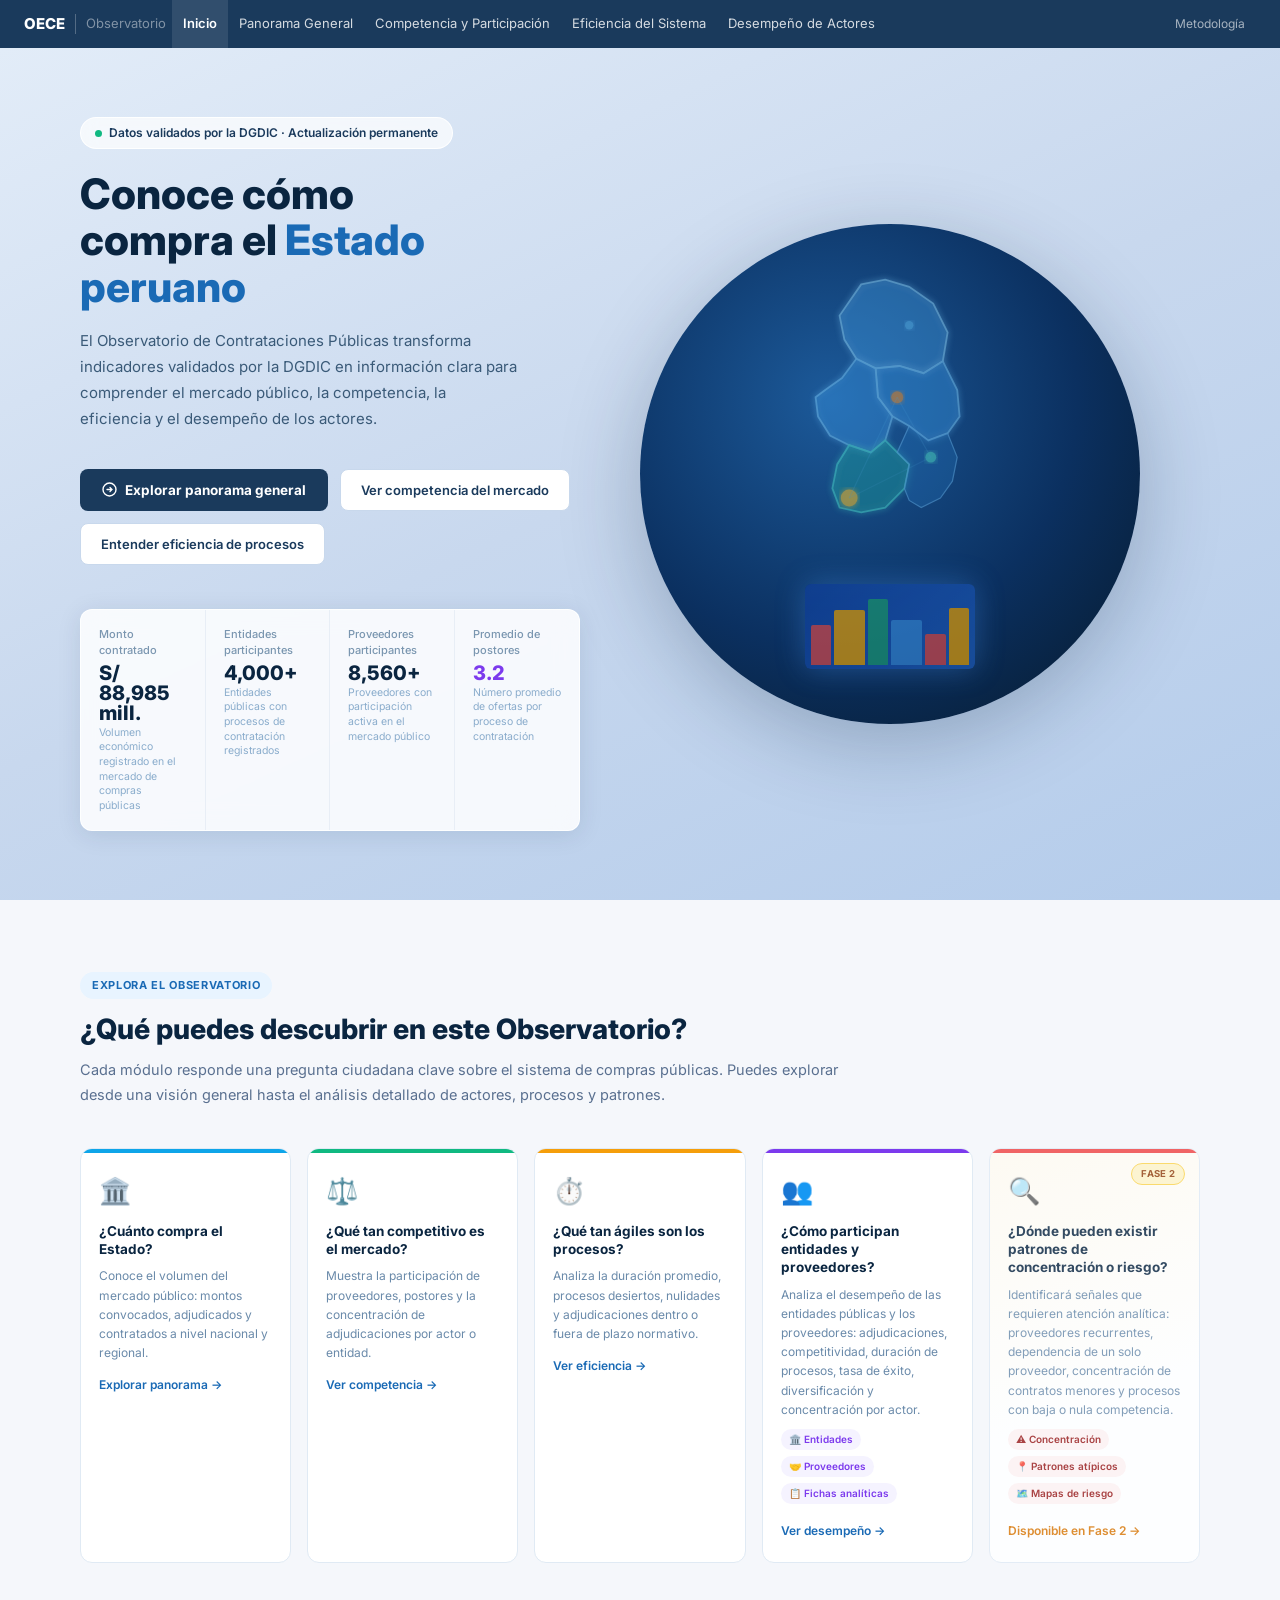
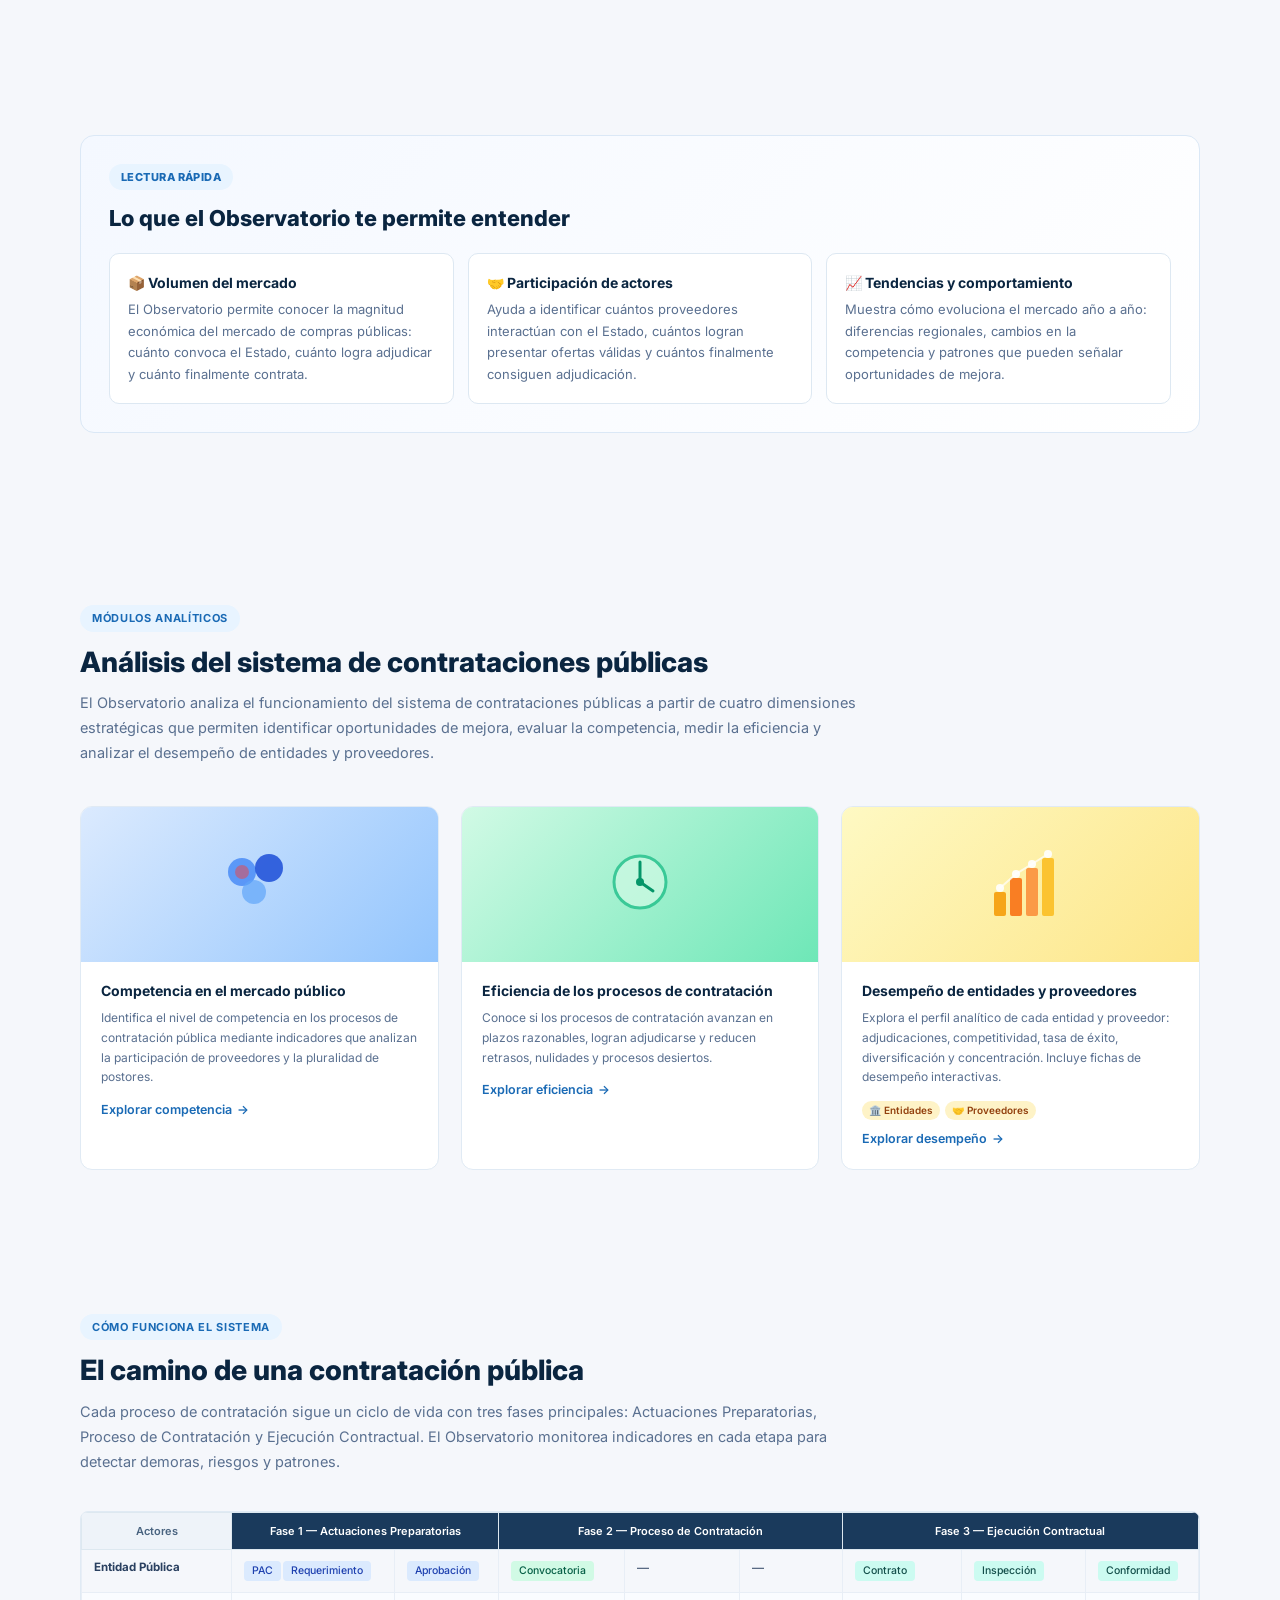
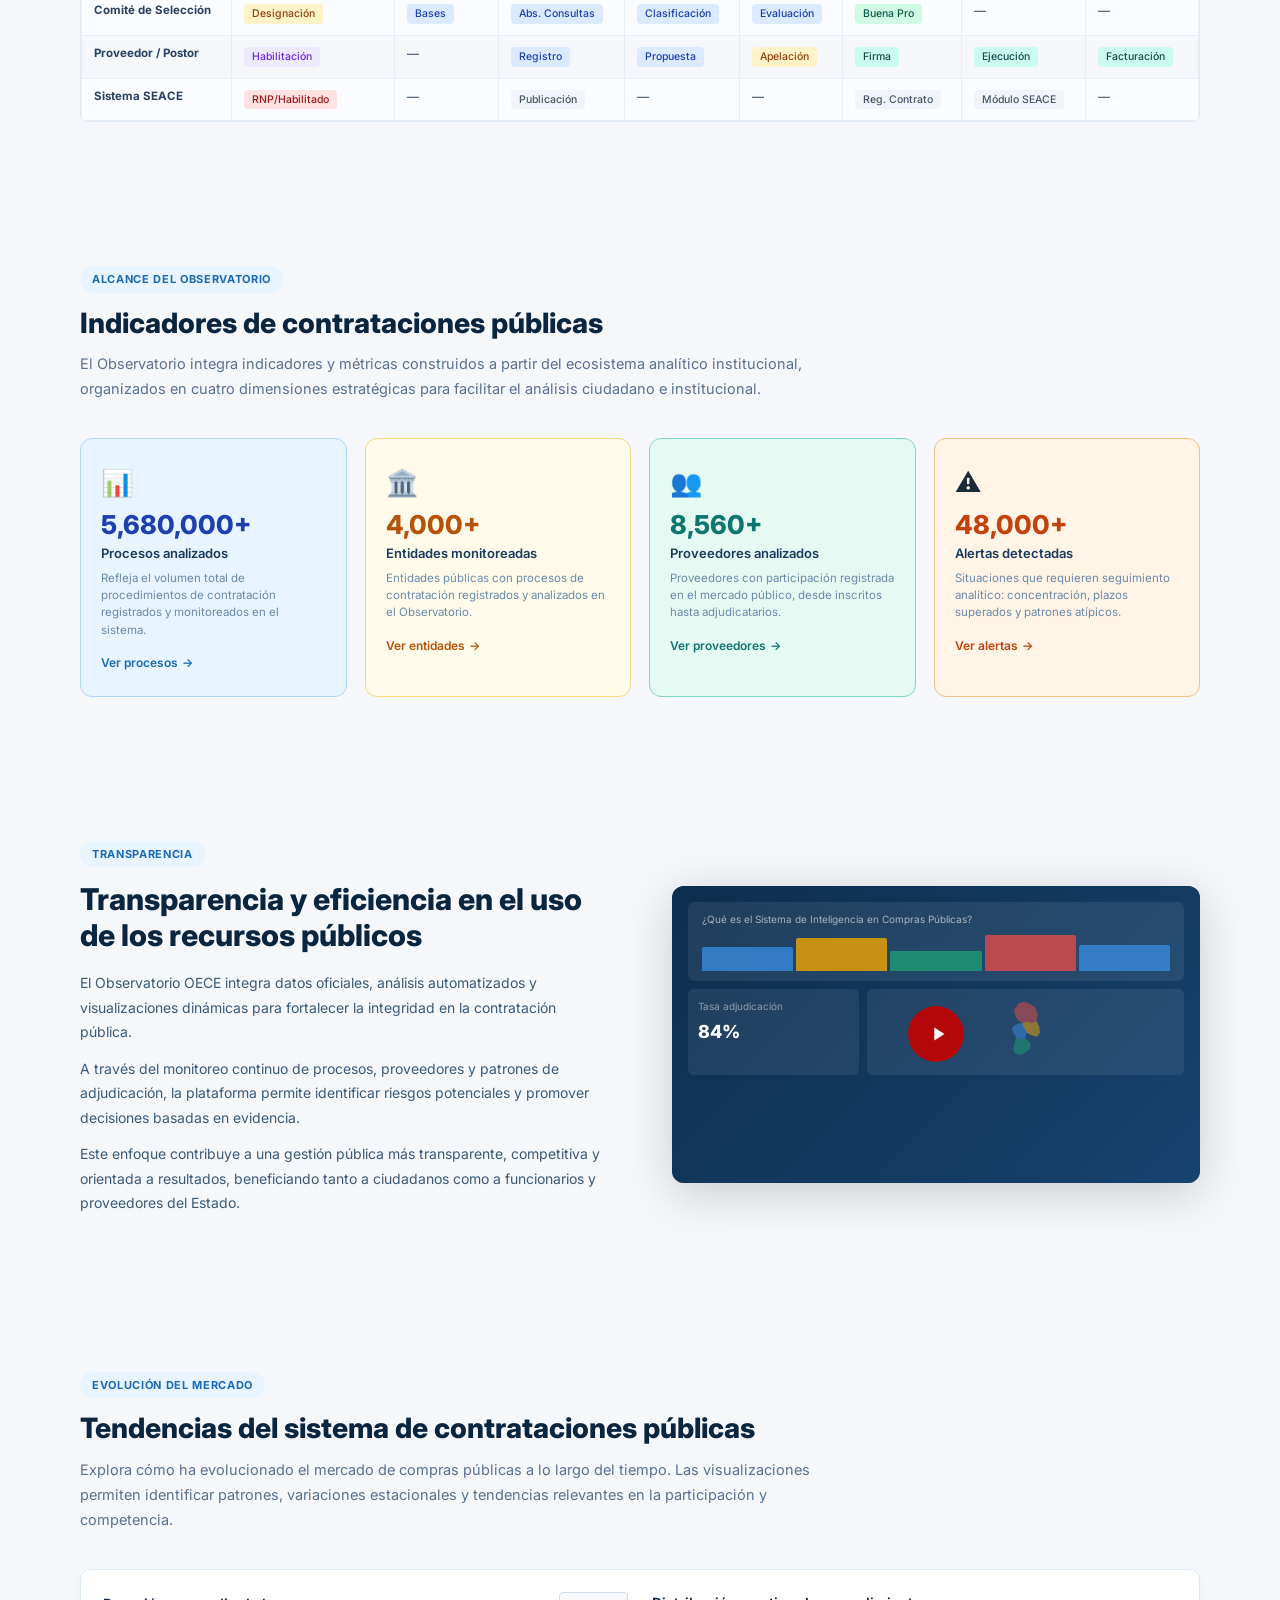
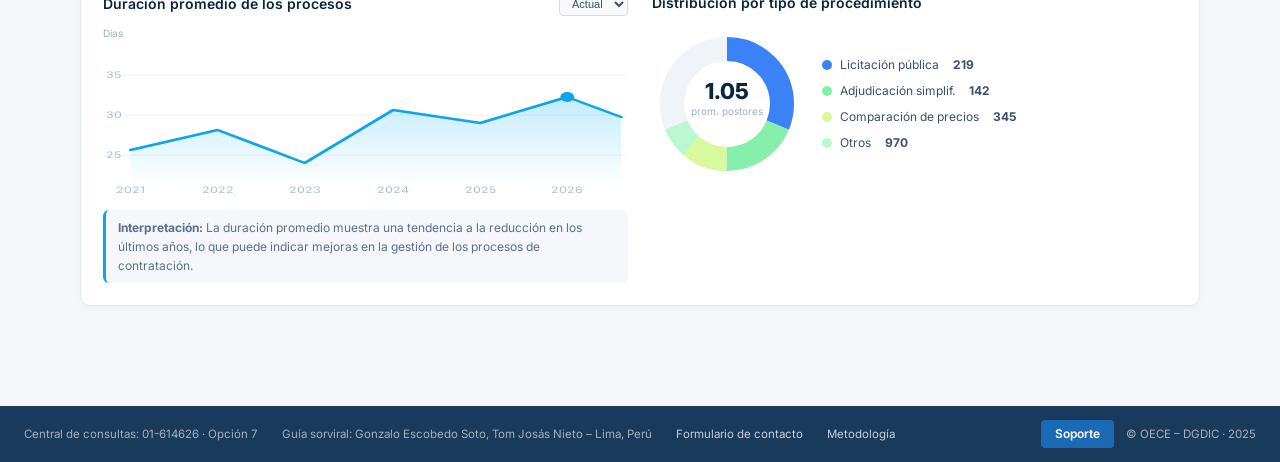
<file: index.html>
<!DOCTYPE html>
<html lang="es">
<head>
<meta charset="UTF-8">
<meta name="viewport" content="width=device-width, initial-scale=1.0">
<title>Observatorio de Contrataciones Públicas – OECE</title>
<link rel="preconnect" href="https://fonts.googleapis.com">
<link href="https://fonts.googleapis.com/css2?family=Inter:wght@300;400;500;600;700;800&display=swap" rel="stylesheet">
<link rel="stylesheet" href="styles/landing.css">
</head>
<body data-observatorio-page="index">

<!-- ═══════════════════════════════════════
     NAV
═══════════════════════════════════════ -->
<nav class="nav" role="navigation" aria-label="Menú principal">
  <div class="nav-logo">
    OECE
    <span>Observatorio</span>
  </div>
  <div class="nav-links">
    <a class="nav-link active" href="index.html" aria-current="page">Inicio</a>
    <a class="nav-link" href="panorama.html">Panorama General</a>
    <a class="nav-link" href="competencia.html">Competencia y Participación</a>
    <a class="nav-link" href="eficiencia.html">Eficiencia del Sistema</a>
    <a class="nav-link" href="desempeno.html">Desempeño de Actores</a>
   <!-- ═══════════════════════════════════════ <a class="nav-link nav-disabled" href="#" aria-disabled="true" tabindex="-1">Riesgos y Concentración</a>═══════════════════════════════════════ -->
  </div>
  <div class="nav-spacer"></div>
  <a href="#metodologia" class="nav-link" style="font-size:12px;opacity:.75">Metodología</a>
</nav>

<!-- ═══════════════════════════════════════
     HERO
═══════════════════════════════════════ -->
<section class="hero" aria-label="Sección principal">
  <div class="hero-content">
    <div class="hero-left">
      <div class="hero-eyebrow">
        <span class="hero-eyebrow-dot" aria-hidden="true"></span>
        Datos validados por la DGDIC · Actualización permanente
      </div>
      <h1 class="hero-title">
        Conoce cómo<br>compra el <em>Estado peruano</em>
      </h1>
      <p class="hero-desc">
        El Observatorio de Contrataciones Públicas transforma indicadores validados por la DGDIC en información clara para comprender el mercado público, la competencia, la eficiencia y el desempeño de los actores.
      </p>

      <!-- CTAs -->
      <div class="hero-ctas">
        <button class="cta-primary" onclick="location.href='panorama.html'" aria-label="Explorar panorama general del mercado">
          <svg width="15" height="15" viewBox="0 0 15 15" fill="none" aria-hidden="true"><circle cx="7.5" cy="7.5" r="6.5" stroke="#fff" stroke-width="1.4"/><path d="M5 7.5h5M8 5.5l2 2-2 2" stroke="#fff" stroke-width="1.3" stroke-linecap="round"/></svg>
          Explorar panorama general
        </button>
        <button class="cta-secondary" onclick="location.href='competencia.html'" aria-label="Ver competencia del mercado">Ver competencia del mercado</button>
        <button class="cta-secondary" onclick="location.href='eficiencia.html'" aria-label="Entender eficiencia de procesos">Entender eficiencia de procesos</button>
      </div>

      <!-- KPIs strip visible en hero -->
      <div class="hero-kpi-strip" role="region" aria-label="Indicadores clave del mercado">
        <div class="hero-kpi-item">
          <div class="hero-kpi-label">Monto contratado</div>
          <div class="hero-kpi-val">S/ 88,985 mill.</div>
          <div class="hero-kpi-micro">Volumen económico registrado en el mercado de compras públicas</div>
        </div>
        <div class="hero-kpi-item">
          <div class="hero-kpi-label">Entidades participantes</div>
          <div class="hero-kpi-val">4,000+</div>
          <div class="hero-kpi-micro">Entidades públicas con procesos de contratación registrados</div>
        </div>
        <div class="hero-kpi-item">
          <div class="hero-kpi-label">Proveedores participantes</div>
          <div class="hero-kpi-val">8,560+</div>
          <div class="hero-kpi-micro">Proveedores con participación activa en el mercado público</div>
        </div>
        <div class="hero-kpi-item">
          <div class="hero-kpi-label">Promedio de postores</div>
          <div class="hero-kpi-val" style="color:#7c3aed">3.2</div>
          <div class="hero-kpi-micro">Número promedio de ofertas por proceso de contratación</div>
        </div>
      </div>
    </div>

    <!-- Visual circular -->
    <div class="hero-right" aria-hidden="true">
      <div class="hero-circle-outer">
        <!-- Mapa Perú luminoso -->
        <svg style="position:absolute;top:50%;left:50%;transform:translate(-50%,-55%);width:240px;opacity:.55" viewBox="0 0 200 320" fill="none">
          <filter id="gl"><feGaussianBlur stdDeviation="2.5" result="b"/><feMerge><feMergeNode in="b"/><feMergeNode in="SourceGraphic"/></feMerge></filter>
          <path d="M76 18L96 14L116 20L136 34L148 58L144 82L128 92L108 86L88 88L72 80L62 64L58 44Z" fill="rgba(80,180,255,.35)" stroke="rgba(150,220,255,.85)" stroke-width="1.5" filter="url(#gl)"/>
          <path d="M108 86L128 92L144 82L156 106L158 128L148 142L132 148L116 136L102 128L90 112L88 88Z" fill="rgba(60,160,240,.45)" stroke="rgba(130,210,255,.85)" stroke-width="1.5" filter="url(#gl)"/>
          <path d="M46 106L60 96L72 80L88 88L90 112L102 128L96 148L84 158L66 152L50 144L40 128L38 112Z" fill="rgba(60,160,240,.4)" stroke="rgba(130,210,255,.8)" stroke-width="1.5" filter="url(#gl)"/>
          <path d="M96 148L84 158L66 152L56 168L52 188L58 204L76 208L96 204L112 188L116 168L106 158Z" fill="rgba(30,180,160,.4)" stroke="rgba(80,230,210,.85)" stroke-width="1.5" filter="url(#gl)"/>
          <path d="M112 188L116 168L106 158L116 136L132 148L148 142L156 162L152 182L142 196L126 204L116 198Z" fill="rgba(50,150,230,.35)" stroke="rgba(120,200,255,.7)" stroke-width="1"/>
          <circle cx="66" cy="196" r="7" fill="rgba(255,200,40,.95)" filter="url(#gl)"/>
          <circle cx="106" cy="112" r="5" fill="rgba(255,150,40,.85)" filter="url(#gl)"/>
          <circle cx="134" cy="162" r="4.5" fill="rgba(80,220,200,.9)" filter="url(#gl)"/>
          <circle cx="116" cy="52" r="3.5" fill="rgba(100,200,255,.75)" filter="url(#gl)"/>
          <line x1="66" y1="196" x2="106" y2="112" stroke="rgba(100,200,255,.22)" stroke-width="1"/>
          <line x1="106" y1="112" x2="134" y2="162" stroke="rgba(100,200,255,.22)" stroke-width="1"/>
          <line x1="66" y1="196" x2="134" y2="162" stroke="rgba(100,200,255,.18)" stroke-width="1"/>
        </svg>
        <!-- Monitor dashboard -->
        <div style="position:absolute;bottom:55px;left:50%;transform:translateX(-50%);width:170px;height:85px;background:linear-gradient(135deg,#1040a0,#2060c0);border-radius:6px;box-shadow:0 0 30px rgba(80,160,255,.5);overflow:hidden;opacity:.65">
          <div style="width:100%;height:100%;display:flex;align-items:flex-end;gap:3px;padding:8px 6px 4px">
            <div style="flex:2;background:#e24b4a;border-radius:2px 2px 0 0;height:55%"></div>
            <div style="flex:3;background:#f0a500;border-radius:2px 2px 0 0;height:75%"></div>
            <div style="flex:2;background:#1d9e75;border-radius:2px 2px 0 0;height:90%"></div>
            <div style="flex:3;background:#378add;border-radius:2px 2px 0 0;height:62%"></div>
            <div style="flex:2;background:#e24b4a;border-radius:2px 2px 0 0;height:42%"></div>
            <div style="flex:2;background:#f0a500;border-radius:2px 2px 0 0;height:78%"></div>
          </div>
        </div>
      </div>
    </div>
  </div>
</section>

<!-- ═══════════════════════════════════════
     ¿QUÉ PUEDES DESCUBRIR?
═══════════════════════════════════════ -->
<section class="section" aria-labelledby="discovery-title">
  <div class="s-eyebrow">Explora el Observatorio</div>
  <h2 id="discovery-title" class="s-title">¿Qué puedes descubrir en este Observatorio?</h2>
  <p class="s-sub">Cada módulo responde una pregunta ciudadana clave sobre el sistema de compras públicas. Puedes explorar desde una visión general hasta el análisis detallado de actores, procesos y patrones.</p>

  <div class="discovery-grid" role="list">
    <div class="disc-card" role="listitem" onclick="location.href='panorama.html'" aria-label="Explorar panorama: cuánto compra el Estado">
      <span class="disc-card-ico" aria-hidden="true">🏛️</span>
      <div class="disc-card-q">¿Cuánto compra el Estado?</div>
      <div class="disc-card-desc">Conoce el volumen del mercado público: montos convocados, adjudicados y contratados a nivel nacional y regional.</div>
      <div class="disc-card-cta">Explorar panorama →</div>
    </div>
    <div class="disc-card" role="listitem" onclick="location.href='competencia.html'" aria-label="Ver competencia: qué tan competitivo es el mercado">
      <span class="disc-card-ico" aria-hidden="true">⚖️</span>
      <div class="disc-card-q">¿Qué tan competitivo es el mercado?</div>
      <div class="disc-card-desc">Muestra la participación de proveedores, postores y la concentración de adjudicaciones por actor o entidad.</div>
      <div class="disc-card-cta">Ver competencia →</div>
    </div>
    <div class="disc-card" role="listitem" onclick="location.href='eficiencia.html'" aria-label="Entender eficiencia: qué tan ágiles son los procesos">
      <span class="disc-card-ico" aria-hidden="true">⏱️</span>
      <div class="disc-card-q">¿Qué tan ágiles son los procesos?</div>
      <div class="disc-card-desc">Analiza la duración promedio, procesos desiertos, nulidades y adjudicaciones dentro o fuera de plazo normativo.</div>
      <div class="disc-card-cta">Ver eficiencia →</div>
    </div>
    <div class="disc-card" role="listitem" onclick="location.href='desempeno.html'" aria-label="Ver desempeño de entidades y proveedores">
      <span class="disc-card-ico" aria-hidden="true">👥</span>
      <div class="disc-card-q">¿Cómo participan entidades y proveedores?</div>
      <div class="disc-card-desc">Analiza el desempeño de las entidades públicas y los proveedores: adjudicaciones, competitividad, duración de procesos, tasa de éxito, diversificación y concentración por actor.</div>
      <div style="display:flex;gap:6px;flex-wrap:wrap;margin:10px 0 4px">
        <span style="background:#f5f3ff;color:#7c3aed;font-size:10px;font-weight:600;padding:3px 8px;border-radius:999px">🏛️ Entidades</span>
        <span style="background:#f5f3ff;color:#7c3aed;font-size:10px;font-weight:600;padding:3px 8px;border-radius:999px">🤝 Proveedores</span>
        <span style="background:#f5f3ff;color:#7c3aed;font-size:10px;font-weight:600;padding:3px 8px;border-radius:999px">📋 Fichas analíticas</span>
      </div>
      <div class="disc-card-cta">Ver desempeño →</div>
    </div>
    <div class="disc-card disc-card-fase2" role="listitem" aria-label="Módulo de riesgos y concentración - disponible en Fase 2">
      <div style="position:absolute;top:14px;right:14px;background:#fef3c7;color:#92400e;font-size:9.5px;font-weight:700;padding:3px 9px;border-radius:999px;border:1px solid #fcd34d;letter-spacing:.03em">FASE 2</div>
      <span class="disc-card-ico" aria-hidden="true">🔍</span>
      <div class="disc-card-q">¿Dónde pueden existir patrones de concentración o riesgo?</div>
      <div class="disc-card-desc">Identificará señales que requieren atención analítica: proveedores recurrentes, dependencia de un solo proveedor, concentración de contratos menores y procesos con baja o nula competencia.</div>
      <div style="display:flex;gap:6px;flex-wrap:wrap;margin:10px 0 4px">
        <span style="background:#fef2f2;color:#991b1b;font-size:10px;font-weight:600;padding:3px 8px;border-radius:999px">⚠️ Concentración</span>
        <span style="background:#fef2f2;color:#991b1b;font-size:10px;font-weight:600;padding:3px 8px;border-radius:999px">📍 Patrones atípicos</span>
        <span style="background:#fef2f2;color:#991b1b;font-size:10px;font-weight:600;padding:3px 8px;border-radius:999px">🗺️ Mapas de riesgo</span>
      </div>
      <div class="disc-card-cta" style="color:#d97706">Disponible en Fase 2 →</div>
    </div>
  </div>
</section>

<!-- ═══════════════════════════════════════
     LECTURA RÁPIDA (insights)
═══════════════════════════════════════ -->
<section class="section section-light" aria-labelledby="insight-title">
  <div class="insight-panel">
    <div class="insight-label">Lectura rápida</div>
    <h2 id="insight-title">Lo que el Observatorio te permite entender</h2>
    <div class="insight-grid" role="list">
      <div class="insight-card" role="listitem">
        <strong>📦 Volumen del mercado</strong>
        <p>El Observatorio permite conocer la magnitud económica del mercado de compras públicas: cuánto convoca el Estado, cuánto logra adjudicar y cuánto finalmente contrata.</p>
      </div>
      <div class="insight-card" role="listitem">
        <strong>🤝 Participación de actores</strong>
        <p>Ayuda a identificar cuántos proveedores interactúan con el Estado, cuántos logran presentar ofertas válidas y cuántos finalmente consiguen adjudicación.</p>
      </div>
      <div class="insight-card" role="listitem">
        <strong>📈 Tendencias y comportamiento</strong>
        <p>Muestra cómo evoluciona el mercado año a año: diferencias regionales, cambios en la competencia y patrones que pueden señalar oportunidades de mejora.</p>
      </div>
    </div>
  </div>
</section>

<!-- ═══════════════════════════════════════
     ANÁLISIS DEL SISTEMA
═══════════════════════════════════════ -->
<section class="section" aria-labelledby="analysis-title">
  <div class="s-eyebrow">Módulos analíticos</div>
  <h2 id="analysis-title" class="s-title">Análisis del sistema de contrataciones públicas</h2>
  <p class="s-sub">El Observatorio analiza el funcionamiento del sistema de contrataciones públicas a partir de cuatro dimensiones estratégicas que permiten identificar oportunidades de mejora, evaluar la competencia, medir la eficiencia y analizar el desempeño de entidades y proveedores.</p>
  <div class="ac-grid" style="margin-top:40px" role="list">
    <div class="ac-card" role="listitem" onclick="location.href='competencia.html'" aria-label="Ir a módulo de Competencia en el mercado público">
      <div class="ac-thumb ac-thumb-1" aria-hidden="true">
        <svg width="90" height="90" viewBox="0 0 90 90" fill="none">
          <circle cx="28" cy="32" r="14" fill="#3b82f6" opacity=".75"/>
          <circle cx="55" cy="28" r="14" fill="#1d4ed8" opacity=".85"/>
          <circle cx="40" cy="52" r="12" fill="#60a5fa" opacity=".7"/>
          <circle cx="28" cy="32" r="7" fill="#ef4444" opacity=".5"/>
        </svg>
      </div>
      <div class="ac-body">
        <div class="ac-title">Competencia en el mercado público</div>
        <div class="ac-desc">Identifica el nivel de competencia en los procesos de contratación pública mediante indicadores que analizan la participación de proveedores y la pluralidad de postores.</div>
        <div class="ac-link">Explorar competencia <span aria-hidden="true">→</span></div>
      </div>
    </div>
    <div class="ac-card" role="listitem" onclick="location.href='eficiencia.html'" aria-label="Ir a módulo de Eficiencia de los procesos">
      <div class="ac-thumb ac-thumb-2" aria-hidden="true">
        <svg width="90" height="90" viewBox="0 0 90 90" fill="none">
          <circle cx="45" cy="42" r="26" stroke="#10b981" stroke-width="3" fill="#d1fae5" opacity=".7"/>
          <path d="M45 22v20l13 9" stroke="#059669" stroke-width="3" stroke-linecap="round"/>
          <circle cx="45" cy="42" r="4" fill="#059669"/>
        </svg>
      </div>
      <div class="ac-body">
        <div class="ac-title">Eficiencia de los procesos de contratación</div>
        <div class="ac-desc">Conoce si los procesos de contratación avanzan en plazos razonables, logran adjudicarse y reducen retrasos, nulidades y procesos desiertos.</div>
        <div class="ac-link">Explorar eficiencia <span aria-hidden="true">→</span></div>
      </div>
    </div>
    <div class="ac-card" role="listitem" onclick="location.href='desempeno.html'" aria-label="Ir a módulo de Desempeño de entidades y proveedores">
      <div class="ac-thumb ac-thumb-3" aria-hidden="true">
        <svg width="90" height="90" viewBox="0 0 90 90" fill="none">
          <rect x="18" y="52" width="12" height="24" rx="2" fill="#f59e0b" opacity=".9"/>
          <rect x="34" y="38" width="12" height="38" rx="2" fill="#f97316" opacity=".9"/>
          <rect x="50" y="28" width="12" height="48" rx="2" fill="#fb923c" opacity=".9"/>
          <rect x="66" y="18" width="12" height="58" rx="2" fill="#fbbf24" opacity=".9"/>
          <circle cx="24" cy="48" r="4" fill="#fff" opacity=".9"/>
          <circle cx="40" cy="34" r="4" fill="#fff" opacity=".9"/>
          <circle cx="56" cy="24" r="4" fill="#fff" opacity=".9"/>
          <circle cx="72" cy="14" r="4" fill="#fff" opacity=".9"/>
          <polyline points="24,48 40,34 56,24 72,14" stroke="#fff" stroke-width="2" fill="none" opacity=".7"/>
        </svg>
      </div>
      <div class="ac-body">
        <div class="ac-title">Desempeño de entidades y proveedores</div>
        <div class="ac-desc">Explora el perfil analítico de cada entidad y proveedor: adjudicaciones, competitividad, tasa de éxito, diversificación y concentración. Incluye fichas de desempeño interactivas.</div>
        <div style="display:flex;gap:5px;flex-wrap:wrap;margin-bottom:10px">
          <span style="background:#fef3c7;color:#92400e;font-size:10px;font-weight:600;padding:2px 7px;border-radius:999px">🏛️ Entidades</span>
          <span style="background:#fef3c7;color:#92400e;font-size:10px;font-weight:600;padding:2px 7px;border-radius:999px">🤝 Proveedores</span>
        </div>
        <div class="ac-link">Explorar desempeño <span aria-hidden="true">→</span></div>
      </div>
    </div>
  </div>
</section>

<!-- ═══════════════════════════════════════
     FLUJO DE PROCESOS
═══════════════════════════════════════ -->
<section class="section section-light" aria-labelledby="flujo-title">
  <div class="s-eyebrow">Cómo funciona el sistema</div>
  <h2 id="flujo-title" class="s-title">El camino de una contratación pública</h2>
  <p class="s-sub">Cada proceso de contratación sigue un ciclo de vida con tres fases principales: Actuaciones Preparatorias, Proceso de Contratación y Ejecución Contractual. El Observatorio monitorea indicadores en cada etapa para detectar demoras, riesgos y patrones.</p>
  <div class="proc-outer" style="margin-top:36px">
    <table class="proc" aria-label="Flujo de procesos de compras públicas por actor">
      <thead>
        <tr>
          <th scope="col">Actores</th>
          <th scope="colgroup" colspan="2" class="grp">Fase 1 — Actuaciones Preparatorias</th>
          <th scope="colgroup" colspan="3" class="grp">Fase 2 — Proceso de Contratación</th>
          <th scope="colgroup" colspan="3" class="grp">Fase 3 — Ejecución Contractual</th>
        </tr>
      </thead>
      <tbody>
        <tr>
          <td class="actor">Entidad Pública</td>
          <td><span class="tag t-blue">PAC</span><span class="tag t-blue">Requerimiento</span></td>
          <td><span class="tag t-blue">Aprobación</span></td>
          <td><span class="tag t-green">Convocatoria</span></td>
          <td>—</td>
          <td>—</td>
          <td><span class="tag t-teal">Contrato</span></td>
          <td><span class="tag t-teal">Inspección</span></td>
          <td><span class="tag t-teal">Conformidad</span></td>
        </tr>
        <tr>
          <td class="actor">Comité de Selección</td>
          <td><span class="tag t-orange">Designación</span></td>
          <td><span class="tag t-blue">Bases</span></td>
          <td><span class="tag t-blue">Abs. Consultas</span></td>
          <td><span class="tag t-blue">Clasificación</span></td>
          <td><span class="tag t-blue">Evaluación</span></td>
          <td><span class="tag t-green">Buena Pro</span></td>
          <td>—</td>
          <td>—</td>
        </tr>
        <tr>
          <td class="actor">Proveedor / Postor</td>
          <td><span class="tag t-purple">Habilitación</span></td>
          <td>—</td>
          <td><span class="tag t-blue">Registro</span></td>
          <td><span class="tag t-blue">Propuesta</span></td>
          <td><span class="tag t-orange">Apelación</span></td>
          <td><span class="tag t-teal">Firma</span></td>
          <td><span class="tag t-teal">Ejecución</span></td>
          <td><span class="tag t-teal">Facturación</span></td>
        </tr>
        <tr>
          <td class="actor">Sistema SEACE</td>
          <td><span class="tag t-red">RNP/Habilitado</span></td>
          <td>—</td>
          <td><span class="tag t-gray">Publicación</span></td>
          <td>—</td>
          <td>—</td>
          <td><span class="tag t-gray">Reg. Contrato</span></td>
          <td><span class="tag t-gray">Módulo SEACE</span></td>
          <td>—</td>
        </tr>
      </tbody>
    </table>
  </div>
</section>

<!-- ═══════════════════════════════════════
     KPI DE ALCANCE
═══════════════════════════════════════ -->
<section class="section" aria-labelledby="kpi-title">
  <div class="s-eyebrow">Alcance del Observatorio</div>
  <h2 id="kpi-title" class="s-title">Indicadores de contrataciones públicas</h2>
  <p class="s-sub">El Observatorio integra indicadores y métricas construidos a partir del ecosistema analítico institucional, organizados en cuatro dimensiones estratégicas para facilitar el análisis ciudadano e institucional.</p>
  <div class="kpi-grid" style="margin-top:36px" role="list">
    <div class="kpi-box kpi-box-blue" role="listitem">
      <div class="kpi-ico" aria-hidden="true">📊</div>
      <div class="kpi-num" style="color:#1e40af">5,680,000+</div>
      <div class="kpi-lbl">Procesos analizados</div>
      <div class="kpi-desc">Refleja el volumen total de procedimientos de contratación registrados y monitoreados en el sistema.</div>
      <div class="kpi-cta" style="color:#1a6ab5" onclick="location.href='panorama.html'">Ver procesos <span aria-hidden="true">→</span></div>
    </div>
    <div class="kpi-box kpi-box-yellow" role="listitem">
      <div class="kpi-ico" aria-hidden="true">🏛️</div>
      <div class="kpi-num" style="color:#b45309">4,000+</div>
      <div class="kpi-lbl">Entidades monitoreadas</div>
      <div class="kpi-desc">Entidades públicas con procesos de contratación registrados y analizados en el Observatorio.</div>
      <div class="kpi-cta" style="color:#b45309">Ver entidades <span aria-hidden="true">→</span></div>
    </div>
    <div class="kpi-box kpi-box-teal" role="listitem">
      <div class="kpi-ico" aria-hidden="true">👥</div>
      <div class="kpi-num" style="color:#0f766e">8,560+</div>
      <div class="kpi-lbl">Proveedores analizados</div>
      <div class="kpi-desc">Proveedores con participación registrada en el mercado público, desde inscritos hasta adjudicatarios.</div>
      <div class="kpi-cta" style="color:#0f766e" onclick="location.href='competencia.html'">Ver proveedores <span aria-hidden="true">→</span></div>
    </div>
    <div class="kpi-box kpi-box-orange" role="listitem">
      <div class="kpi-ico" aria-hidden="true">⚠️</div>
      <div class="kpi-num" style="color:#c2410c">48,000+</div>
      <div class="kpi-lbl">Alertas detectadas</div>
      <div class="kpi-desc">Situaciones que requieren seguimiento analítico: concentración, plazos superados y patrones atípicos.</div>
      <div class="kpi-cta" style="color:#c2410c">Ver alertas <span aria-hidden="true">→</span></div>
    </div>
  </div>
</section>

<!-- ═══════════════════════════════════════
     TRANSPARENCIA
═══════════════════════════════════════ -->
<section class="section section-light" aria-labelledby="trans-title">
  <div class="trans-grid">
    <div>
      <div class="s-eyebrow">Transparencia</div>
      <h2 id="trans-title" class="trans-title">Transparencia y eficiencia en el uso de los recursos públicos</h2>
      <p class="trans-p">El Observatorio OECE integra datos oficiales, análisis automatizados y visualizaciones dinámicas para fortalecer la integridad en la contratación pública.</p>
      <p class="trans-p">A través del monitoreo continuo de procesos, proveedores y patrones de adjudicación, la plataforma permite identificar riesgos potenciales y promover decisiones basadas en evidencia.</p>
      <p class="trans-p">Este enfoque contribuye a una gestión pública más transparente, competitiva y orientada a resultados, beneficiando tanto a ciudadanos como a funcionarios y proveedores del Estado.</p>
    </div>
    <div class="video-box" aria-label="Video explicativo del Observatorio" role="img">
      <div class="vb-overlay" aria-hidden="true"></div>
      <div style="position:absolute;inset:0;padding:16px;display:flex;flex-direction:column;gap:8px" aria-hidden="true">
        <div style="background:rgba(255,255,255,.08);border-radius:6px;padding:10px 14px">
          <div style="font-size:10px;color:rgba(255,255,255,.6);margin-bottom:4px">¿Qué es el Sistema de Inteligencia en Compras Públicas?</div>
          <div style="display:flex;gap:3px;align-items:flex-end;height:40px">
            <div style="flex:1;background:#378add;height:60%;border-radius:2px 2px 0 0;opacity:.8"></div>
            <div style="flex:1;background:#f0a500;height:82%;border-radius:2px 2px 0 0;opacity:.8"></div>
            <div style="flex:1;background:#1d9e75;height:50%;border-radius:2px 2px 0 0;opacity:.8"></div>
            <div style="flex:1;background:#e24b4a;height:90%;border-radius:2px 2px 0 0;opacity:.8"></div>
            <div style="flex:1;background:#378add;height:65%;border-radius:2px 2px 0 0;opacity:.8"></div>
          </div>
        </div>
        <div style="display:flex;gap:8px">
          <div style="flex:1;background:rgba(255,255,255,.07);border-radius:6px;padding:10px">
            <div style="font-size:10px;color:rgba(255,255,255,.5);margin-bottom:4px">Tasa adjudicación</div>
            <div style="font-size:18px;font-weight:800;color:#fff">84%</div>
          </div>
          <div style="flex:2;background:rgba(255,255,255,.07);border-radius:6px;padding:8px;display:flex;align-items:center;justify-content:center">
            <svg viewBox="0 0 80 100" fill="none" style="width:55px;height:70px;opacity:.65">
              <path d="M30 8L38 6 46 9 54 14 58 24 56 34 51 37 43 35 35 36 29 33 25 26 23 18Z" fill="#e24b4a" opacity=".8"/>
              <path d="M43 35L51 37 56 34 60 42 61 51 57 57 47 54 42 51 37 45 35 36Z" fill="#f0a500" opacity=".8"/>
              <path d="M35 36L42 51 39 59 34 61 27 58 22 51 20 44 24 40Z" fill="#378add" opacity=".8"/>
              <path d="M39 59L34 61 27 58 24 65 22 75 24 81 31 83 39 81 46 75 48 67 43 62Z" fill="#1d9e75" opacity=".8"/>
            </svg>
          </div>
        </div>
      </div>
      <div class="play-ring" aria-label="Reproducir video">
        <svg viewBox="0 0 24 24" aria-hidden="true"><path d="M8 5v14l11-7z" fill="#fff"/></svg>
      </div>
    </div>
  </div>
</section>

<!-- ═══════════════════════════════════════
     TENDENCIAS
═══════════════════════════════════════ -->
<section class="section" aria-labelledby="tend-title">
  <div class="s-eyebrow">Evolución del mercado</div>
  <h2 id="tend-title" class="s-title">Tendencias del sistema de contrataciones públicas</h2>
  <p class="s-sub">Explora cómo ha evolucionado el mercado de compras públicas a lo largo del tiempo. Las visualizaciones permiten identificar patrones, variaciones estacionales y tendencias relevantes en la participación y competencia.</p>

  <div class="tend-card" style="margin-top:36px">
    <div class="tend-row">
      <!-- Duración promedio -->
      <div>
        <div style="display:flex;align-items:center;justify-content:space-between;margin-bottom:10px">
          <div style="font-size:14px;font-weight:600;color:#0a2540">Duración promedio de los procesos</div>
          <select aria-label="Seleccionar año" style="font-size:11px;border:1px solid #d0dce8;border-radius:4px;padding:4px 8px;color:#3a5070;background:#f7f9fc"><option>Actual</option><option>2024</option><option>2023</option></select>
        </div>
        <div style="font-size:10px;color:#9ab0c8;margin-bottom:4px">Días</div>
        <svg width="100%" height="150" viewBox="0 0 380 150" preserveAspectRatio="none" aria-label="Gráfico de líneas: duración promedio de procesos 2021–2026">
          <defs><linearGradient id="lg1" x1="0" y1="0" x2="0" y2="1"><stop offset="0%" stop-color="#38bdf8" stop-opacity=".3"/><stop offset="100%" stop-color="#38bdf8" stop-opacity="0"/></linearGradient></defs>
          <line x1="0" y1="30" x2="380" y2="30" stroke="#eef4f8" stroke-width="1"/>
          <line x1="0" y1="70" x2="380" y2="70" stroke="#eef4f8" stroke-width="1"/>
          <line x1="0" y1="110" x2="380" y2="110" stroke="#eef4f8" stroke-width="1"/>
          <text x="2" y="33" font-size="9" fill="#aac0d0">35</text>
          <text x="2" y="73" font-size="9" fill="#aac0d0">30</text>
          <text x="2" y="113" font-size="9" fill="#aac0d0">25</text>
          <polygon points="20,105 83,85 146,118 210,65 273,78 336,52 375,72 375,140 20,140" fill="url(#lg1)"/>
          <polyline points="20,105 83,85 146,118 210,65 273,78 336,52 375,72" fill="none" stroke="#0ea5e9" stroke-width="2.5" stroke-linecap="round" stroke-linejoin="round"/>
          <circle cx="336" cy="52" r="5" fill="#0ea5e9"/>
          <text x="20" y="148" font-size="9" fill="#aac0d0" text-anchor="middle">2021</text>
          <text x="83" y="148" font-size="9" fill="#aac0d0" text-anchor="middle">2022</text>
          <text x="146" y="148" font-size="9" fill="#aac0d0" text-anchor="middle">2023</text>
          <text x="210" y="148" font-size="9" fill="#aac0d0" text-anchor="middle">2024</text>
          <text x="273" y="148" font-size="9" fill="#aac0d0" text-anchor="middle">2025</text>
          <text x="336" y="148" font-size="9" fill="#aac0d0" text-anchor="middle">2026</text>
        </svg>
        <p style="font-size:12px;color:#5a7090;margin-top:10px;padding:8px 12px;background:#f5f7fb;border-radius:6px;border-left:3px solid #0ea5e9;line-height:1.6">
          <strong>Interpretación:</strong> La duración promedio muestra una tendencia a la reducción en los últimos años, lo que puede indicar mejoras en la gestión de los procesos de contratación.
        </p>
      </div>
      <!-- Donut -->
      <div>
        <div style="font-size:14px;font-weight:600;color:#0a2540;margin-bottom:16px">Distribución por tipo de procedimiento</div>
        <div style="display:flex;align-items:center;gap:20px">
          <svg width="150" height="150" viewBox="0 0 150 150" aria-label="Gráfico donut: distribución de tipos de procedimiento">
            <circle cx="75" cy="75" r="55" fill="none" stroke="#f0f4f8" stroke-width="24"/>
            <circle cx="75" cy="75" r="55" fill="none" stroke="#3b82f6" stroke-width="24" stroke-dasharray="108 237" stroke-dashoffset="0" transform="rotate(-90 75 75)"/>
            <circle cx="75" cy="75" r="55" fill="none" stroke="#86efac" stroke-width="24" stroke-dasharray="65 280" stroke-dashoffset="-108" transform="rotate(-90 75 75)"/>
            <circle cx="75" cy="75" r="55" fill="none" stroke="#d9f99d" stroke-width="24" stroke-dasharray="39 306" stroke-dashoffset="-173" transform="rotate(-90 75 75)"/>
            <circle cx="75" cy="75" r="55" fill="none" stroke="#bbf7d0" stroke-width="24" stroke-dasharray="25 320" stroke-dashoffset="-212" transform="rotate(-90 75 75)"/>
            <text x="75" y="70" text-anchor="middle" font-size="22" font-weight="800" fill="#0a2540" font-family="Inter">1.05</text>
            <text x="75" y="86" text-anchor="middle" font-size="10" fill="#9ab0c8" font-family="Inter">prom. postores</text>
          </svg>
          <div style="display:flex;flex-direction:column;gap:8px">
            <div style="display:flex;align-items:center;gap:8px;font-size:12px;color:#3a5070"><div style="width:10px;height:10px;border-radius:50%;background:#3b82f6;flex-shrink:0" aria-hidden="true"></div>Licitación pública &nbsp;<strong>219</strong></div>
            <div style="display:flex;align-items:center;gap:8px;font-size:12px;color:#3a5070"><div style="width:10px;height:10px;border-radius:50%;background:#86efac;flex-shrink:0" aria-hidden="true"></div>Adjudicación simplif. &nbsp;<strong>142</strong></div>
            <div style="display:flex;align-items:center;gap:8px;font-size:12px;color:#3a5070"><div style="width:10px;height:10px;border-radius:50%;background:#d9f99d;flex-shrink:0" aria-hidden="true"></div>Comparación de precios &nbsp;<strong>345</strong></div>
            <div style="display:flex;align-items:center;gap:8px;font-size:12px;color:#3a5070"><div style="width:10px;height:10px;border-radius:50%;background:#bbf7d0;flex-shrink:0" aria-hidden="true"></div>Otros &nbsp;<strong>970</strong></div>
          </div>
        </div>
      </div>
    </div>
  </div>
</section>

<!-- FOOTER -->
<footer class="footer" role="contentinfo">
  <div style="display:flex;gap:24px;flex-wrap:wrap">
    <span>Central de consultas: 01-614626 · Opción 7</span>
    <span>Guía sorviral: Gonzalo Escobedo Soto, Tom Josás Nieto – Lima, Perú</span>
    <a href="#">Formulario de contacto</a>
    <a href="#metodologia">Metodología</a>
  </div>
  <div style="display:flex;align-items:center;gap:12px">
    <a class="footer-btn" href="#" aria-label="Soporte técnico">Soporte</a>
    <span>© OECE – DGDIC · 2025</span>
  </div>
</footer>
<script>

(function () {
  "use strict";

  /* =========================================================
     MENÚ MÓVIL
  ========================================================= */
  const menuBtn = document.getElementById("mobile-menu-btn");
  const mobileNav = document.getElementById("mobile-nav");
  const menuLabel = document.querySelector(".site-header__menu-label");
  const dropdownBtn = document.getElementById("btn-servicios");
  const dropdownPanel = document.getElementById("menu-servicios");
  const MQ_DESKTOP = window.matchMedia("(min-width: 960px)");

  function setMobileNavOpen(open) {
    if (!menuBtn || !mobileNav) return;
    menuBtn.setAttribute("aria-expanded", open ? "true" : "false");
    mobileNav.hidden = !open;
    document.body.classList.toggle("is-nav-open", open);
    if (menuLabel) menuLabel.textContent = open ? "Cerrar menú" : "Abrir menú";
  }

  if (menuBtn && mobileNav) {
    menuBtn.addEventListener("click", function () {
      const open = menuBtn.getAttribute("aria-expanded") === "true";
      setMobileNavOpen(!open);
    });
    mobileNav.querySelectorAll("a").forEach(function (link) {
      link.addEventListener("click", function () { setMobileNavOpen(false); });
    });
    document.addEventListener("keydown", function (e) {
      if (e.key === "Escape" && menuBtn.getAttribute("aria-expanded") === "true") {
        setMobileNavOpen(false);
        menuBtn.focus();
      }
    });
    function onViewportChange() { if (MQ_DESKTOP.matches) setMobileNavOpen(false); }
    if (typeof MQ_DESKTOP.addEventListener === "function") MQ_DESKTOP.addEventListener("change", onViewportChange);
    else MQ_DESKTOP.addListener(onViewportChange);
  }

  /* =========================================================
     DROPDOWN SERVICIOS ANALÍTICOS
  ========================================================= */
  if (dropdownBtn && dropdownPanel) {
    const dropdownRoot = dropdownBtn.closest(".nav-dropdown");
    if (dropdownRoot) {
      function setDropdownOpen(open) {
        dropdownBtn.setAttribute("aria-expanded", open ? "true" : "false");
        dropdownPanel.hidden = !open;
      }
      setDropdownOpen(false);
      dropdownRoot.addEventListener("mouseenter", function () { setDropdownOpen(true); });
      dropdownRoot.addEventListener("mouseleave", function () { setDropdownOpen(false); });
      dropdownRoot.addEventListener("focusin", function () { setDropdownOpen(true); });
      dropdownRoot.addEventListener("focusout", function (e) {
        if (!dropdownRoot.contains(e.relatedTarget)) setDropdownOpen(false);
      });
      dropdownBtn.addEventListener("click", function () {
        const open = dropdownBtn.getAttribute("aria-expanded") === "true";
        setDropdownOpen(!open);
      });
      dropdownBtn.addEventListener("keydown", function (e) {
        if (e.key === "Escape") { e.preventDefault(); setDropdownOpen(false); dropdownBtn.focus(); }
        if (e.key === "ArrowDown") {
          e.preventDefault();
          setDropdownOpen(true);
          const firstLink = dropdownPanel.querySelector("a");
          if (firstLink) firstLink.focus();
        }
      });
      dropdownPanel.addEventListener("keydown", function (e) {
        if (e.key === "Escape") { e.preventDefault(); setDropdownOpen(false); dropdownBtn.focus(); }
      });
      document.addEventListener("click", function (e) {
        if (!dropdownRoot.contains(e.target)) setDropdownOpen(false);
      });
    }
  }

  /* =========================================================
     FECHA Y HORA DE CARGA DEL DASHBOARD
  ========================================================= */
  function setDashboardLoadDates() {
    const dashboardLoadDates = document.querySelectorAll("[data-dashboard-load-date]");
    if (!dashboardLoadDates.length) return;
    const now = new Date();
    const formattedDate = now.toLocaleString("es-PE", {
      day: "2-digit", month: "short", year: "numeric", hour: "2-digit", minute: "2-digit"
    });
    dashboardLoadDates.forEach(function (element) { element.textContent = formattedDate; });
  }

  /* =========================================================
     DASHBOARDS EMBEBIDOS TABLEAU / POWER BI
     Permite cargar iframe desde data-dashboard-src cuando exista.
  ========================================================= */
  function initEmbeddedDashboards() {
    const dashboardFrames = document.querySelectorAll("[data-dashboard-src]");
    dashboardFrames.forEach(function (container) {
      const dashboardUrl = container.getAttribute("data-dashboard-src");
      const dashboardTitle = container.getAttribute("data-dashboard-title") || "Dashboard del Observatorio";
      const dashboardType = container.getAttribute("data-dashboard-type") || "dashboard";
      if (!dashboardUrl || dashboardUrl.trim() === "" || dashboardUrl.includes("URL_DASHBOARD")) {
        container.innerHTML = `
          <div class="dashboard-error-state" role="status">
            <h3>Dashboard en proceso de actualización</h3>
            <p>Este tablero estará disponible próximamente. Mientras tanto, puedes revisar los indicadores principales, la narrativa explicativa y la metodología del módulo.</p>
          </div>`;
        return;
      }
      container.innerHTML = `
        <iframe
          src="${escapeAttr(dashboardUrl)}"
          title="${escapeAttr(dashboardTitle)}"
          loading="lazy"
          allowfullscreen
          referrerpolicy="strict-origin-when-cross-origin"
          data-dashboard-type="${escapeAttr(dashboardType)}">
        </iframe>`;
    });
  }

  function initDashboardFallbackTimer() {
    document.querySelectorAll(".dashboard-frame iframe").forEach(function (iframe) {
      const container = iframe.closest(".dashboard-frame");
      if (!container) return;
      let loaded = false;
      iframe.addEventListener("load", function () {
        loaded = true;
        container.classList.add("dashboard-loaded");
      });
      setTimeout(function () {
        if (!loaded) container.classList.add("dashboard-loading-slow");
      }, 8000);
    });
  }

  /* =========================================================
     TOOLTIP NARRATIVO PARA GRÁFICOS, RANKINGS Y KPIs
  ========================================================= */
  function escapeHTML(value) {
    return String(value || "")
      .replace(/&/g, "&amp;")
      .replace(/</g, "&lt;")
      .replace(/>/g, "&gt;")
      .replace(/"/g, "&quot;")
      .replace(/'/g, "&#39;");
  }
  function escapeAttr(value) { return escapeHTML(value).replace(/`/g, "&#96;"); }
  function cleanText(value) { return String(value || "").replace(/\s+/g, " ").trim(); }

  function textOf(root, selector) {
    const el = root.querySelector(selector);
    return el ? cleanText(el.textContent) : "";
  }

  function nearestTitle(el) {
    const scope = el.closest(".chart-card, .sec-block, .side-card, .dashboard-section, .insight-panel, .semaforo-box, .funnel-box, section, .narrative-header");
    if (!scope) return "Indicador del Observatorio";
    const heading = scope.querySelector("h2, h3, .side-card-title, .funnel-title, .sem-title");
    return heading ? cleanText(heading.textContent) : "Indicador del Observatorio";
  }

  function moduleName() {
    const h1 = document.querySelector("h1, .nh-title, .hero-title");
    return h1 ? cleanText(h1.textContent) : "Observatorio de Contrataciones Públicas";
  }

  function buildTooltipData(el) {
    let title = el.dataset.title || el.dataset.region || el.dataset.name || "";
    let value = el.dataset.value || "";
    let indicator = el.dataset.indicator || "";
    let description = el.dataset.description || "";
    let period = el.dataset.period || "Periodo seleccionado";
    let source = el.dataset.source || "DWH / Cubos analíticos DGDIC";

    if (!title) {
      title = textOf(el, ".rank-name") || textOf(el, ".hbar-lbl") || textOf(el, ".kpi-eye") || textOf(el, ".k5-q") || textOf(el, ".hero-kpi-label") || textOf(el, ".ic-val") || textOf(el, ".actor-tab-label") || textOf(el, ".sem-label") || textOf(el, ".funnel-lbl") || cleanText(el.textContent).slice(0, 90);
    }
    if (!value) {
      value = textOf(el, ".rank-val") || textOf(el, ".hbar-val") || textOf(el, ".kpi-val") || textOf(el, ".k5-val") || textOf(el, ".hero-kpi-val") || textOf(el, ".ic-sub") || textOf(el, ".funnel-val") || textOf(el, ".funnel-pct") || "";
    }
    if (!indicator) indicator = nearestTitle(el);

    if (!description) {
      if (el.classList.contains("rank-row")) {
        description = "Este ranking permite comparar posiciones relativas según el indicador seleccionado. Úsalo como una señal analítica, no como una calificación definitiva.";
      } else if (el.classList.contains("hbar-row")) {
        description = "La barra muestra la magnitud relativa del valor frente a las demás categorías visibles en el gráfico.";
      } else if (el.classList.contains("kpi-c") || el.classList.contains("kpi5-item") || el.classList.contains("hero-kpi-item") || el.classList.contains("insight-card")) {
        description = "Este indicador resume una lectura clave del módulo y debe interpretarse junto con el periodo, filtros aplicados y metodología DGDIC.";
      } else if (el.classList.contains("funnel-step")) {
        description = "Esta etapa muestra cuántos actores avanzan dentro del flujo analítico. Las diferencias entre etapas ayudan a identificar oportunidades de mejora.";
      } else if (el.classList.contains("sem-card")) {
        description = "Este estado ayuda a interpretar el nivel de atención requerido según el comportamiento del indicador.";
      } else if (el.classList.contains("map-tab")) {
        description = "Selecciona esta vista para cambiar la lectura del mapa según el tipo de monto que deseas analizar.";
      } else {
        description = "Este elemento brinda contexto para comprender mejor la información presentada en el Observatorio.";
      }
    }

    return { title, value, indicator, description, period, source };
  }

  function initNarrativeTooltips() {
    const selector = [
      "[data-tooltip-chart]",
      ".rank-row",
      ".hbar-row",
      ".kpi-c",
      ".kpi5-item",
      ".hero-kpi-item",
      ".insight-card",
      ".funnel-step",
      ".sem-card",
      ".actor-tab",
      ".map-tab"
    ].join(",");

    const elements = Array.from(document.querySelectorAll(selector))
      .filter(function (el) { return !el.closest(".chart-tooltip") && el.offsetParent !== null; });

    if (!elements.length) return;

    let tooltip = document.querySelector(".chart-tooltip");
    if (!tooltip) {
      tooltip = document.createElement("div");
      tooltip.className = "chart-tooltip";
      tooltip.setAttribute("role", "tooltip");
      tooltip.id = "chart-tooltip-global";
      document.body.appendChild(tooltip);
    }

    function showTooltip(event, el) {
      const data = buildTooltipData(el);
      tooltip.innerHTML = `
        <div class="chart-tooltip__title">${escapeHTML(data.title)}</div>
        ${data.value ? `<div class="chart-tooltip__value">${escapeHTML(data.value)} · ${escapeHTML(data.indicator)}</div>` : `<div class="chart-tooltip__value">${escapeHTML(data.indicator)}</div>`}
        <div class="chart-tooltip__desc">${escapeHTML(data.description)}</div>
        <div class="chart-tooltip__meta">Periodo: ${escapeHTML(data.period)}<br>Fuente: ${escapeHTML(data.source)}</div>`;
      positionTooltip(event, el);
      tooltip.classList.add("is-visible");
      el.setAttribute("aria-describedby", "chart-tooltip-global");
    }

    function positionTooltip(event, el) {
      let x = event && event.clientX;
      let y = event && event.clientY;
      if (!x || !y) {
        const rect = el.getBoundingClientRect();
        x = rect.left + rect.width / 2;
        y = rect.top + 8;
      }
      const margin = 16;
      x = Math.max(margin, Math.min(window.innerWidth - margin, x));
      y = Math.max(70, Math.min(window.innerHeight - margin, y));
      tooltip.style.left = x + "px";
      tooltip.style.top = y + "px";
    }

    function hideTooltip(el) {
      tooltip.classList.remove("is-visible");
      if (el) el.removeAttribute("aria-describedby");
    }

    elements.forEach(function (el) {
      if (el.dataset.tooltipReady === "true") return;
      el.dataset.tooltipReady = "true";
      if (!el.hasAttribute("tabindex") && !/^(A|BUTTON|INPUT|SELECT|TEXTAREA)$/.test(el.tagName)) {
        el.setAttribute("tabindex", "0");
      }
      el.setAttribute("data-tooltip-chart", "");
      el.addEventListener("mouseenter", function (event) { showTooltip(event, el); });
      el.addEventListener("mousemove", function (event) { positionTooltip(event, el); });
      el.addEventListener("mouseleave", function () { hideTooltip(el); });
      el.addEventListener("focus", function (event) { showTooltip(event, el); });
      el.addEventListener("blur", function () { hideTooltip(el); });
      el.addEventListener("keydown", function (event) {
        if (event.key === "Escape") hideTooltip(el);
      });
    });
  }

  document.addEventListener("DOMContentLoaded", function () {
    setDashboardLoadDates();
    initEmbeddedDashboards();
    initDashboardFallbackTimer();
    initNarrativeTooltips();
  });
})();

</script>
</body>
</html>
</file>
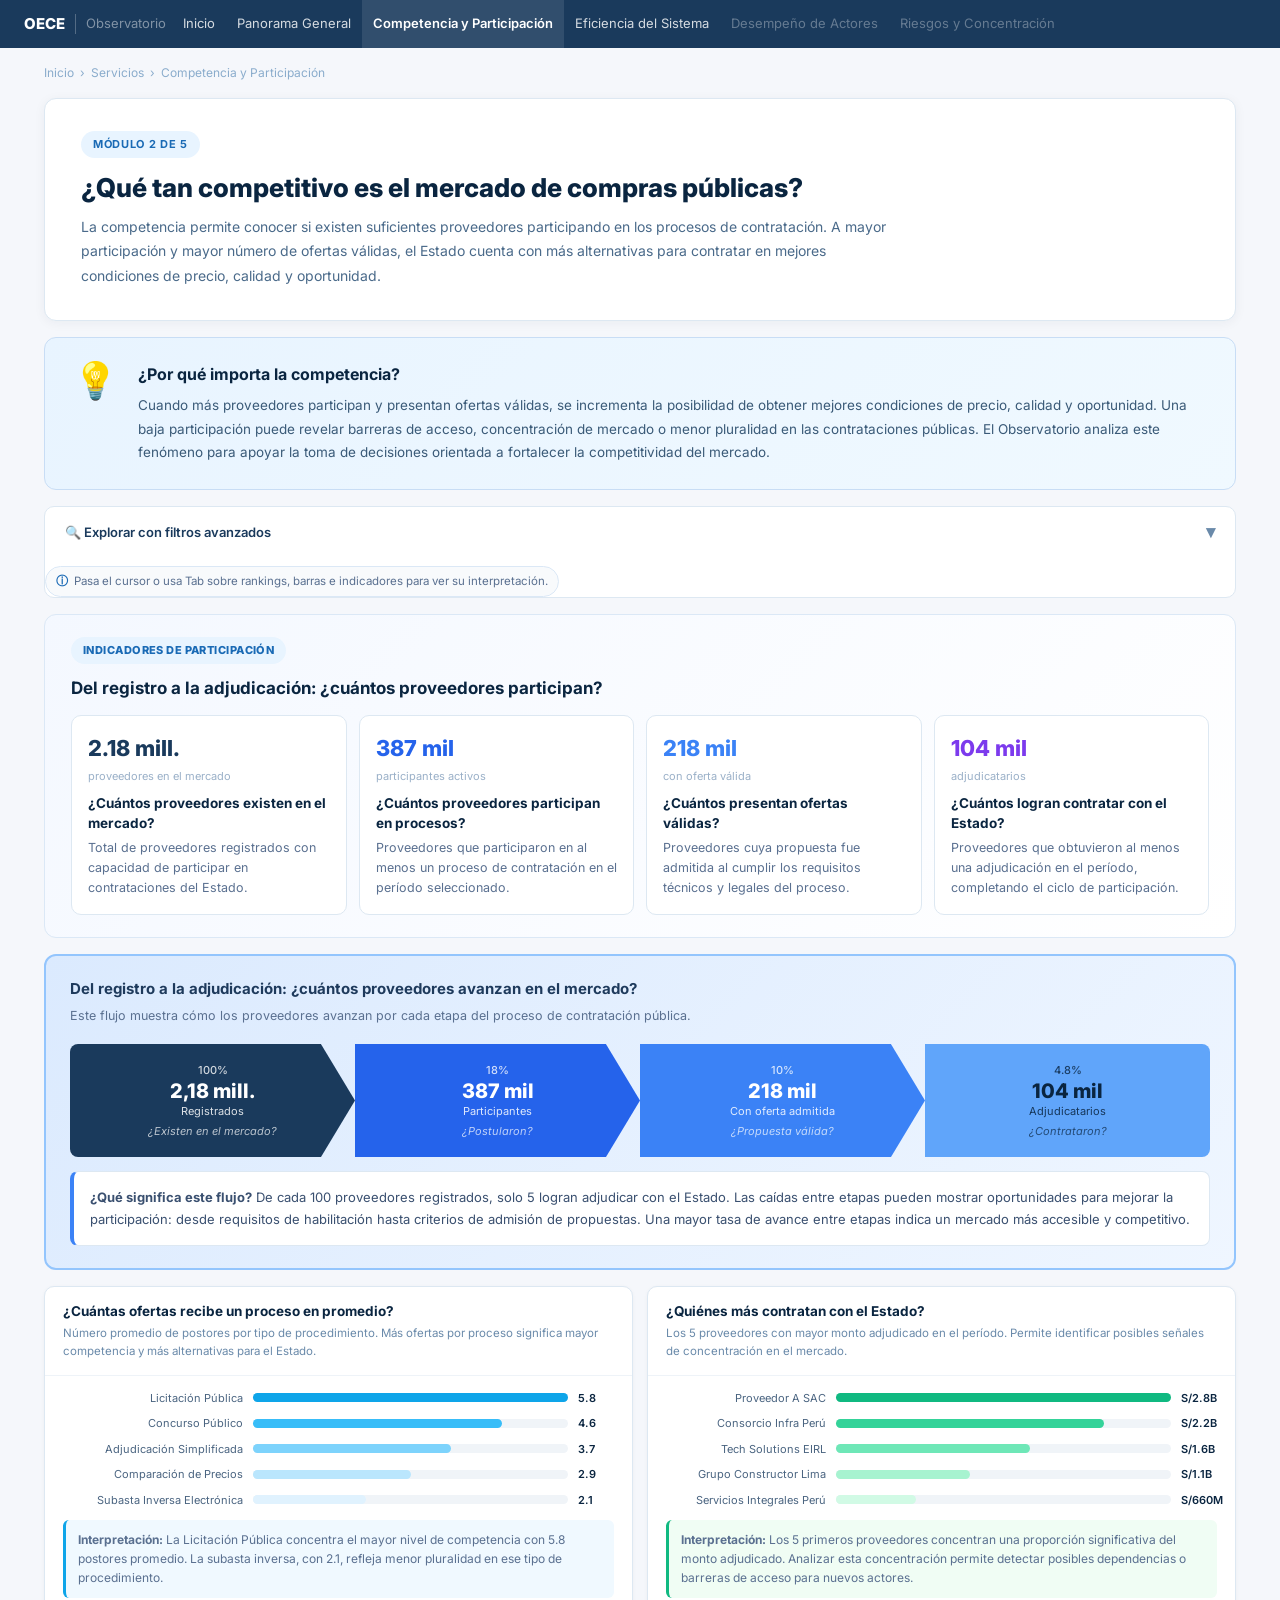
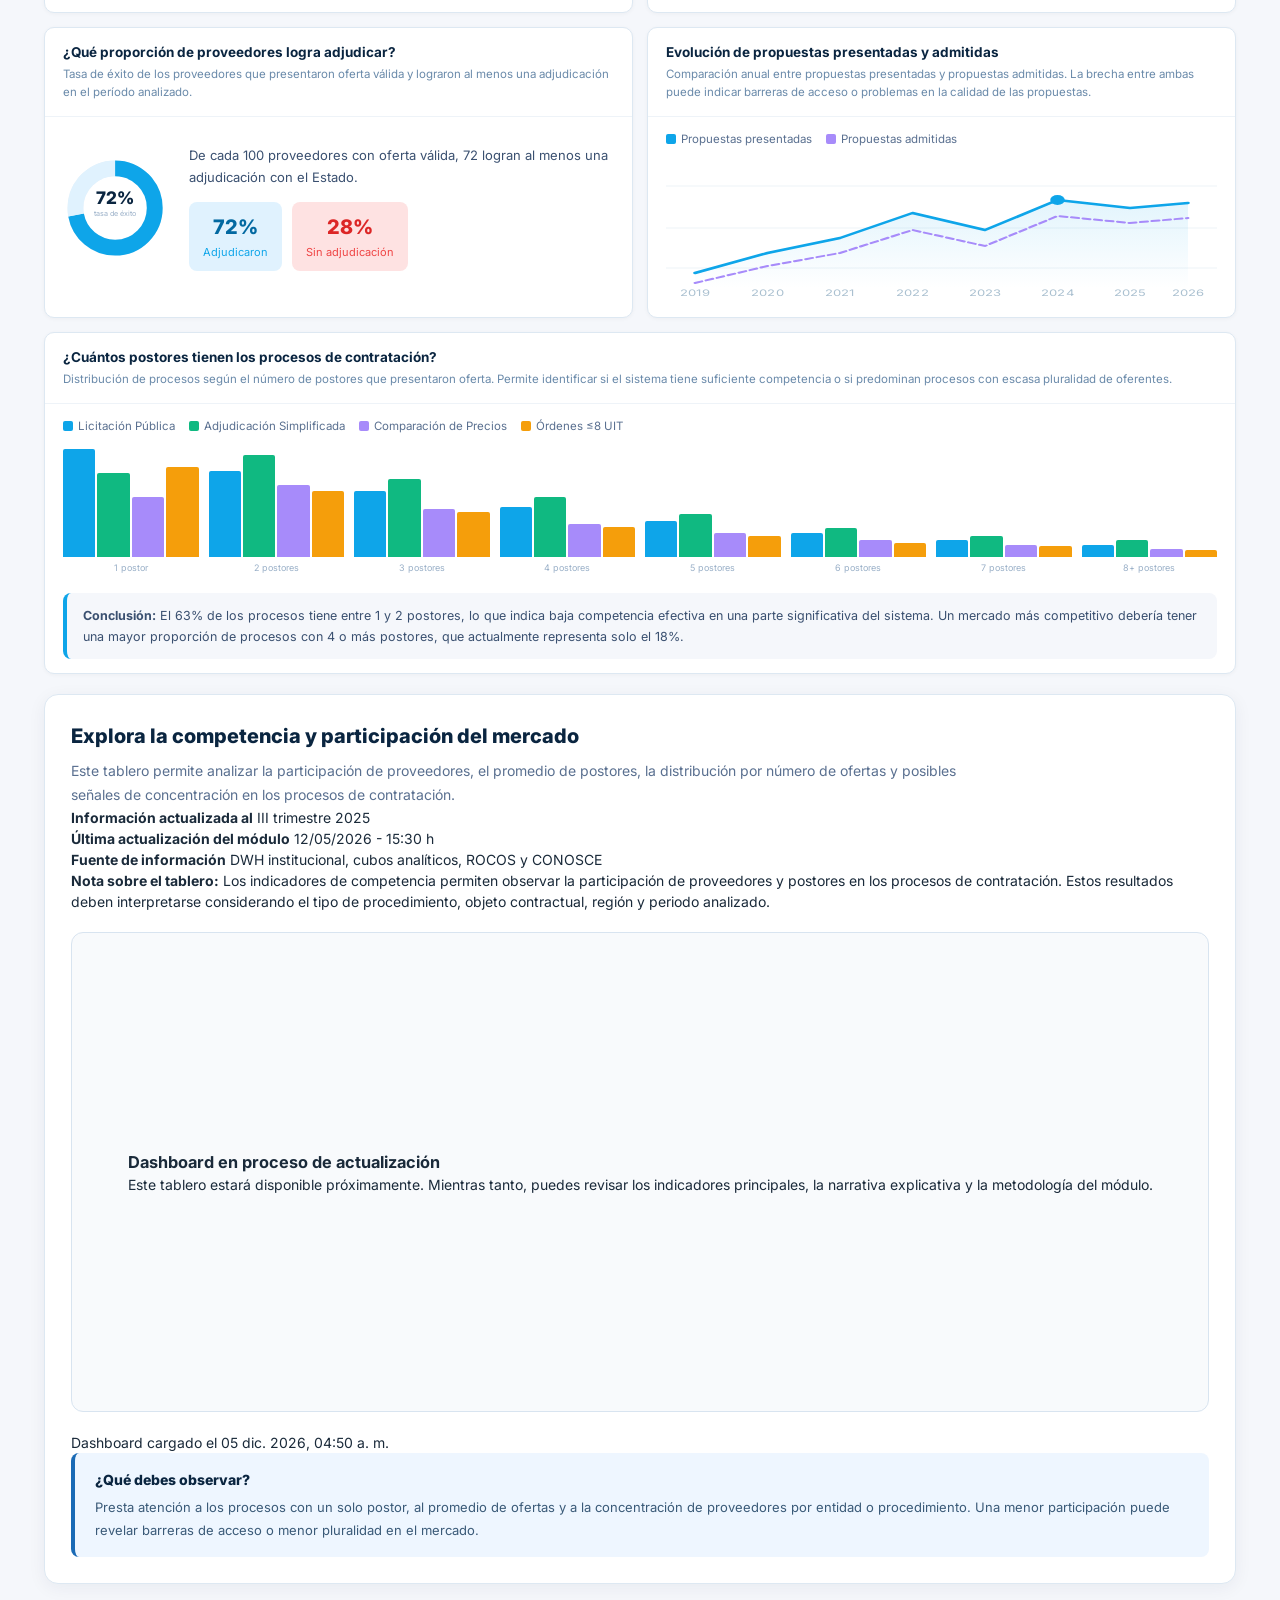
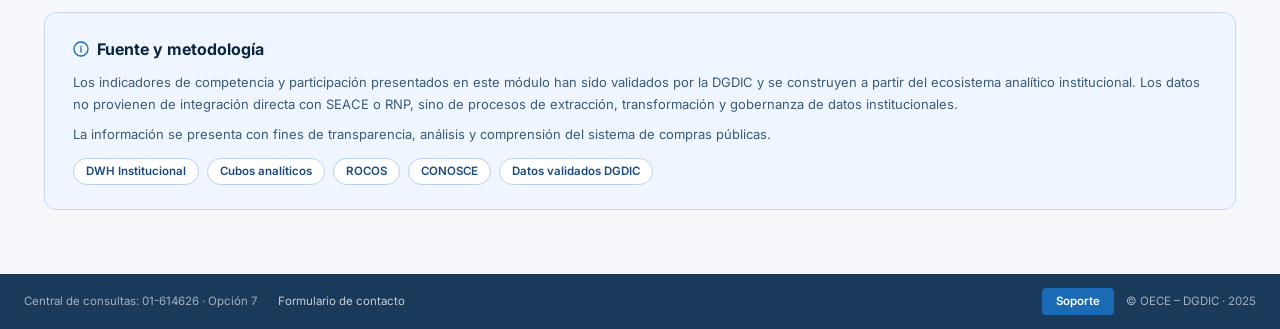
<file: competencia.html>
<!DOCTYPE html>
<html lang="es">
<head>
<meta charset="UTF-8">
<meta name="viewport" content="width=device-width, initial-scale=1.0">
<title>Competencia y Participación – Observatorio OECE</title>
<link rel="preconnect" href="https://fonts.googleapis.com">
<link href="https://fonts.googleapis.com/css2?family=Inter:wght@300;400;500;600;700;800&display=swap" rel="stylesheet">
<style>
*,*::before,*::after{box-sizing:border-box;margin:0;padding:0}
body{font-family:'Inter',sans-serif;color:#1a2a3a;background:#f5f7fb;font-size:14px;line-height:1.5}
a{text-decoration:none;color:inherit}
a:focus,button:focus,select:focus{outline:3px solid rgba(26,106,181,.4);outline-offset:2px}

/* NAV */
.nav{background:#1a3a5c;height:48px;display:flex;align-items:center;padding:0 24px;position:sticky;top:0;z-index:999}
.nav-logo{color:#fff;font-weight:800;font-size:15px;flex-shrink:0;display:flex;align-items:center}
.nav-logo span{color:rgba(255,255,255,.45);font-weight:400;font-size:13px;border-left:1px solid rgba(255,255,255,.25);padding-left:10px;margin-left:10px}
.nav-link{color:rgba(255,255,255,.82);font-size:13px;padding:0 11px;height:48px;display:flex;align-items:center;cursor:pointer;transition:background .15s;border:none;background:none;font-family:'Inter',sans-serif;white-space:nowrap}
.nav-link:hover,.nav-link.active{background:rgba(255,255,255,.1)}
.nav-link.active{font-weight:600;color:#fff}
.nav-disabled{opacity:.4;cursor:default;pointer-events:none}
.nav-spacer{flex:1}
.nav-links{display:flex;align-items:center;margin-left:6px}

/* LAYOUT */
.wrap{max-width:1240px;margin:0 auto;padding:0 24px 56px}
.breadcrumb{font-size:12px;color:#8aaccc;padding:16px 0 0;display:flex;align-items:center;gap:6px}
.breadcrumb a{color:#8aaccc}
.breadcrumb a:hover{color:#1a6ab5}

/* NARRATIVE HEADER */
.narrative-header{background:#fff;border:1px solid #dde8f2;border-radius:12px;padding:32px 36px;margin:16px 0 0;box-shadow:0 2px 12px rgba(10,37,64,.05)}
.nh-eyebrow{display:inline-block;background:#e8f4ff;color:#1a6ab5;font-size:11px;font-weight:700;letter-spacing:.06em;text-transform:uppercase;padding:5px 12px;border-radius:999px;margin-bottom:14px}
.nh-title{font-size:26px;font-weight:800;color:#0a2540;line-height:1.2;margin-bottom:12px}
.nh-desc{font-size:14px;color:#4a6a8a;line-height:1.75;max-width:820px}

/* EDUCATIONAL BLOCK */
.edu-block{background:linear-gradient(135deg,#e8f4ff 0%,#f0f9ff 100%);border:1px solid #c8ddf5;border-radius:12px;padding:24px 28px;margin:16px 0;display:grid;grid-template-columns:auto 1fr;gap:20px;align-items:start}
.edu-ico{font-size:36px;flex-shrink:0;line-height:1}
.edu-title{font-size:16px;font-weight:700;color:#0a2540;margin-bottom:8px}
.edu-text{font-size:13.5px;color:#3a5a78;line-height:1.75}

/* INSIGHT PANEL */
.insight-panel{background:linear-gradient(135deg,#f4f8ff 0%,#fff 100%);border:1px solid #dbe8f6;border-radius:12px;padding:22px 26px;margin:16px 0}
.insight-label{display:inline-block;background:#e8f4ff;color:#1a6ab5;font-size:11px;font-weight:800;letter-spacing:.04em;text-transform:uppercase;padding:5px 12px;border-radius:999px;margin-bottom:12px}
.insight-panel h2{font-size:17px;font-weight:700;color:#0a2540;margin-bottom:14px}
.insight-grid{display:grid;grid-template-columns:repeat(4,1fr);gap:12px}
.insight-card{background:#fff;border:1px solid #dde8f2;border-radius:10px;padding:16px}
.insight-card strong{display:block;color:#0a2540;font-size:13.5px;margin-bottom:5px}
.insight-card p{color:#5a7090;font-size:12.5px;line-height:1.6}
.insight-card .ic-val{font-size:22px;font-weight:800;margin-bottom:3px}
.insight-card .ic-sub{font-size:11px;color:#9ab0c8}

/* FILTERS */
.filter-accordion{background:#fff;border:1px solid #dde8f2;border-radius:10px;overflow:hidden;margin:16px 0}
.filter-acc-btn{width:100%;padding:14px 20px;display:flex;align-items:center;justify-content:space-between;cursor:pointer;background:none;border:none;font-family:'Inter',sans-serif;font-size:13px;font-weight:600;color:#1a3a5c;text-align:left}
.filter-acc-btn:hover{background:#f8fafc}
.filter-acc-ico{font-size:18px;transition:transform .25s;color:#6a8aaa}
.filter-acc-ico.open{transform:rotate(180deg)}
.filter-body{display:none;padding:16px 20px 18px;border-top:1px solid #eef3f8;background:#fafcff}
.filter-body.open{display:block}
.filter-grid{display:grid;grid-template-columns:repeat(5,1fr) auto;gap:10px;align-items:end}
.fg{display:flex;flex-direction:column;gap:4px}
.fl{font-size:10.5px;font-weight:600;color:#7a90a8;text-transform:uppercase;letter-spacing:.04em}
.fs{font-size:12px;padding:8px 10px;border:1px solid #ccd8e4;border-radius:5px;color:#1a3a5c;background:#fff;width:100%;appearance:none;background-image:url("data:image/svg+xml,%3Csvg xmlns='http://www.w3.org/2000/svg' width='10' height='10' viewBox='0 0 24 24' fill='none' stroke='%236a8aaa' stroke-width='2'%3E%3Cpath d='m6 9 6 6 6-6'/%3E%3C/svg%3E");background-repeat:no-repeat;background-position:right 8px center}
.btn-search{background:#1a3a5c;color:#fff;border:none;border-radius:5px;padding:9px 18px;font-size:12px;font-weight:600;cursor:pointer;font-family:'Inter',sans-serif;white-space:nowrap}
.btn-clear{background:#fff;color:#6a8aaa;border:1px solid #ccd8e4;border-radius:5px;padding:9px 14px;font-size:12px;cursor:pointer;font-family:'Inter',sans-serif}

/* FUNNEL / FLUJO */
.funnel-box{background:linear-gradient(135deg,#dbeafe,#eff6ff);border:2px solid #93c5fd;border-radius:12px;padding:22px 24px;margin:16px 0}
.funnel-title{font-size:15px;font-weight:700;color:#1e3a5c;margin-bottom:5px}
.funnel-sub{font-size:12.5px;color:#5a7090;margin-bottom:18px;line-height:1.6}
.funnel-row{display:flex;align-items:stretch;gap:0;overflow-x:auto}
.funnel-step{display:flex;flex-direction:column;align-items:center;justify-content:center;padding:18px 22px;background:#1a3a5c;color:#fff;position:relative;clip-path:polygon(0 0,88% 0,100% 50%,88% 100%,0 100%);min-width:170px;flex:1}
.funnel-step:last-child{clip-path:none;border-radius:0 8px 8px 0}
.funnel-step:first-child{border-radius:8px 0 0 8px}
.funnel-step.s2{background:#2563eb}
.funnel-step.s3{background:#3b82f6}
.funnel-step.s4{background:#60a5fa;color:#0a2540}
.funnel-pct{font-size:11px;opacity:.8;margin-bottom:3px;font-weight:500}
.funnel-val{font-size:20px;font-weight:800;line-height:1;margin-bottom:2px}
.funnel-lbl{font-size:11px;opacity:.85}
.funnel-question{font-size:11px;opacity:.7;margin-top:3px;font-style:italic}
.funnel-interp{background:#fff;border:1px solid #dde8f2;border-radius:8px;padding:14px 16px;margin-top:14px;font-size:13px;color:#3a5070;line-height:1.7;border-left:4px solid #3b82f6}

/* CHART CARDS */
.chart-card{background:#fff;border:1px solid #dde8f2;border-radius:10px;overflow:hidden;box-shadow:0 1px 4px rgba(0,0,0,.04)}
.chd{padding:14px 18px;border-bottom:1px solid #eef3f8}
.chd h3{font-size:13.5px;font-weight:700;color:#0a2540;margin-bottom:3px}
.chd p{font-size:11.5px;color:#6a8aaa;line-height:1.6}
.chb{padding:14px 18px}
.two-col{display:grid;grid-template-columns:1fr 1fr;gap:14px;margin-bottom:14px}
.hbar{display:flex;flex-direction:column;gap:9px}
.hbar-row{display:flex;align-items:center;gap:10px}
.hbar-lbl{font-size:11px;color:#4a6480;width:180px;flex-shrink:0;text-align:right;line-height:1.3}
.hbar-track{flex:1;height:9px;background:#f0f4f8;border-radius:5px}
.hbar-fill{height:100%;border-radius:5px}
.hbar-val{font-size:11px;font-weight:600;color:#0a2540;width:36px}

/* GAUGE */
.gauge-wrap{display:flex;align-items:center;gap:20px;padding:16px}

/* DASHBOARD SECTION */
.dashboard-section{background:#fff;border:1px solid #dde8f2;border-radius:14px;padding:26px;margin:20px 0;box-shadow:0 4px 18px rgba(10,37,64,.06)}
.dashboard-intro h2{font-size:20px;font-weight:800;color:#0a2540;margin-bottom:8px}
.dashboard-intro p{font-size:14px;color:#5a7090;line-height:1.72;max-width:900px}
.dashboard-frame{margin:20px 0;border-radius:12px;overflow:hidden;border:1px solid #d8e4f0;background:#f8fafc;min-height:480px;display:flex;align-items:center;justify-content:center}
.dashboard-frame iframe{width:100%;height:480px;border:0}
.dashboard-placeholder{text-align:center;padding:40px 20px;color:#7a96b0}
.dashboard-placeholder .ph-ico{font-size:40px;margin-bottom:12px;opacity:.5}
.dashboard-placeholder h3{font-size:15px;font-weight:600;margin-bottom:8px;color:#4a6a8a}
.dashboard-placeholder p{font-size:13px;color:#8aaccc;line-height:1.65;max-width:400px;margin:0 auto}
.dashboard-placeholder code{display:inline-block;background:#e8f4ff;color:#1a4a7c;font-size:11px;padding:3px 8px;border-radius:4px;margin-top:8px}
.dashboard-interpretation{background:#eef6ff;border-left:4px solid #1a6ab5;border-radius:8px;padding:16px 20px}
.dashboard-interpretation h3{font-size:14px;font-weight:800;color:#0a2540;margin-bottom:6px}
.dashboard-interpretation p{font-size:13px;color:#3a5a78;line-height:1.7}

/* GROUPED BARS */
.grouped-chart{display:flex;align-items:flex-end;gap:10px;height:130px;padding-bottom:4px}
.bar-g{display:flex;flex-direction:column;align-items:center;flex:1;gap:0}
.bar-g-bars{display:flex;align-items:flex-end;gap:2px;width:100%;height:120px}
.bar-s{flex:1;border-radius:2px 2px 0 0}
.bar-g-lbl{font-size:9px;color:#9ab0c8;text-align:center;margin-top:4px}

/* LEGEND */
.legend-row{display:flex;gap:14px;flex-wrap:wrap}
.leg-item{display:flex;align-items:center;gap:5px;font-size:11.5px;color:#5a7090}
.leg-dot{width:10px;height:10px;border-radius:2px;flex-shrink:0}

/* METHODOLOGY */
.methodology-box{background:#f0f6ff;border:1px solid #ccd8f0;border-radius:12px;padding:24px 28px;margin-top:28px}
.methodology-box h2{font-size:16px;font-weight:700;color:#0a2540;margin-bottom:10px;display:flex;align-items:center;gap:8px}
.methodology-box p{font-size:13px;color:#3a5a78;line-height:1.72;margin-bottom:8px}
.source-chips{display:flex;gap:8px;flex-wrap:wrap;margin-top:12px}
.source-chip{background:#fff;border:1px solid #b8d0f0;color:#1a4a7c;font-size:11.5px;font-weight:600;padding:4px 12px;border-radius:999px}

/* FOOTER */
.footer{background:#1a3a5c;padding:14px 24px;display:flex;align-items:center;justify-content:space-between;font-size:11.5px;color:rgba(255,255,255,.6);gap:16px;flex-wrap:wrap;margin-top:8px}
.footer a{color:rgba(255,255,255,.75)}
.footer-btn{background:#1a6ab5;color:#fff!important;padding:5px 14px;border-radius:4px;font-weight:600}

/* RESPONSIVE */
@media(max-width:960px){
  .insight-grid{grid-template-columns:repeat(2,1fr)}
  .filter-grid{grid-template-columns:repeat(2,1fr)}
  .funnel-row{flex-wrap:wrap}
  .funnel-step{min-width:140px;clip-path:none;border-radius:8px;margin-bottom:4px}
  .two-col{grid-template-columns:1fr}
}
@media(max-width:640px){
  .wrap{padding:0 14px 40px}
  .insight-grid{grid-template-columns:1fr}
  .filter-grid{grid-template-columns:1fr}
  .edu-block{grid-template-columns:1fr}
  .nh-title{font-size:20px}
}


/* ═══════════════════════════════
   TOOLTIP NARRATIVO - OBSERVATORIO OECE
   Convierte gráficos, KPIs, rankings y mapas en elementos explicativos.
════════════════════════════════ */
.chart-tooltip {
  position: fixed;
  z-index: 99999;
  max-width: 300px;
  background: #07045c;
  color: #ffffff;
  border-radius: 12px;
  padding: 13px 15px;
  font-size: 12px;
  line-height: 1.45;
  box-shadow: 0 14px 34px rgba(0, 0, 0, 0.24);
  pointer-events: none;
  opacity: 0;
  transform: translate(-50%, -108%);
  transition: opacity .12s ease, transform .12s ease;
}
.chart-tooltip.is-visible {
  opacity: 1;
  transform: translate(-50%, -118%);
}
.chart-tooltip::after {
  content: "";
  position: absolute;
  left: 50%;
  bottom: -7px;
  transform: translateX(-50%);
  border-width: 7px 7px 0 7px;
  border-style: solid;
  border-color: #07045c transparent transparent transparent;
}
.chart-tooltip__title {
  font-weight: 800;
  font-size: 13px;
  margin-bottom: 4px;
}
.chart-tooltip__value {
  font-weight: 700;
  color: #ffffff;
  margin-bottom: 6px;
}
.chart-tooltip__desc {
  color: rgba(255, 255, 255, .84);
  font-size: 11.5px;
}
.chart-tooltip__meta {
  margin-top: 8px;
  padding-top: 7px;
  border-top: 1px solid rgba(255, 255, 255, .18);
  font-size: 10.5px;
  color: rgba(255, 255, 255, .72);
}
[data-tooltip-chart],
.rank-row,
.hbar-row,
.kpi-c,
.kpi5-item,
.hero-kpi-item,
.insight-card,
.funnel-step,
.sem-card,
.actor-tab,
.map-tab {
  position: relative;
}
[data-tooltip-chart]:focus-visible,
.rank-row:focus-visible,
.hbar-row:focus-visible,
.kpi-c:focus-visible,
.kpi5-item:focus-visible,
.hero-kpi-item:focus-visible,
.insight-card:focus-visible,
.funnel-step:focus-visible,
.sem-card:focus-visible,
.actor-tab:focus-visible,
.map-tab:focus-visible {
  outline: 3px solid rgba(26,106,181,.35);
  outline-offset: 3px;
}
.tooltip-help-note {
  display: inline-flex;
  align-items: center;
  gap: 6px;
  font-size: 11.5px;
  color: #5a7090;
  background: #f8fafc;
  border: 1px solid #dbe8f6;
  border-radius: 999px;
  padding: 6px 10px;
  margin: 10px 0 0;
}
.tooltip-help-note::before { content: "ⓘ"; color: #1a6ab5; font-weight: 700; }
.chart-explanation-panel {
  background: #f8fafc;
  border: 1px solid #dbe8f6;
  border-left: 4px solid #1a6ab5;
  border-radius: 10px;
  padding: 14px 16px;
  margin: 12px 0 18px;
  font-size: 12.8px;
  color: #3a5a78;
  line-height: 1.65;
}
.chart-explanation-panel strong { color:#0a2540; }
.dashboard-loading-slow::after {
  content: "El dashboard está tardando más de lo esperado en cargar. Verifique su conexión o actualice la página.";
  display: block;
  background: #fffbea;
  border-top: 1px solid #f5d97a;
  color: #5f4b16;
  font-size: 12px;
  padding: 10px 14px;
}
.dashboard-loaded::after { content: ""; display: none; }
@media (max-width: 640px) {
  .chart-tooltip { max-width: 260px; font-size: 11.5px; }
}

</style>
</head>
<body data-observatorio-page="competencia">

<!-- NAV -->
<nav class="nav" role="navigation" aria-label="Menú principal">
  <div class="nav-logo">OECE <span>Observatorio</span></div>
  <div class="nav-links">
    <a class="nav-link" href="index.html">Inicio</a>
    <a class="nav-link" href="panorama.html">Panorama General</a>
    <a class="nav-link active" href="competencia.html" aria-current="page">Competencia y Participación</a>
    <a class="nav-link" href="eficiencia.html">Eficiencia del Sistema</a>
    <a class="nav-link nav-disabled" tabindex="-1">Desempeño de Actores</a>
    <a class="nav-link nav-disabled" tabindex="-1">Riesgos y Concentración</a>
  </div>
  <div class="nav-spacer"></div>
</nav>

<div class="wrap">

  <!-- BREADCRUMB -->
  <nav class="breadcrumb" aria-label="Ruta de navegación">
    <a href="index.html">Inicio</a> <span>›</span>
    <a href="#">Servicios</a> <span>›</span>
    <span>Competencia y Participación</span>
  </nav>

  <!-- NARRATIVE HEADER -->
  <div class="narrative-header">
    <div class="nh-eyebrow">Módulo 2 de 5</div>
    <h1 class="nh-title">¿Qué tan competitivo es el mercado de compras públicas?</h1>
    <p class="nh-desc">La competencia permite conocer si existen suficientes proveedores participando en los procesos de contratación. A mayor participación y mayor número de ofertas válidas, el Estado cuenta con más alternativas para contratar en mejores condiciones de precio, calidad y oportunidad.</p>
  </div>

  <!-- BLOQUE EDUCATIVO -->
  <div class="edu-block" role="note" aria-label="¿Por qué importa la competencia?">
    <div class="edu-ico" aria-hidden="true">💡</div>
    <div>
      <div class="edu-title">¿Por qué importa la competencia?</div>
      <div class="edu-text">Cuando más proveedores participan y presentan ofertas válidas, se incrementa la posibilidad de obtener mejores condiciones de precio, calidad y oportunidad. Una baja participación puede revelar barreras de acceso, concentración de mercado o menor pluralidad en las contrataciones públicas. El Observatorio analiza este fenómeno para apoyar la toma de decisiones orientada a fortalecer la competitividad del mercado.</div>
    </div>
  </div>

  <!-- FILTROS -->
  <div class="filter-accordion" role="region" aria-label="Filtros de exploración">
    <button class="filter-acc-btn" id="fbtn" onclick="toggleFilter()" aria-expanded="false" aria-controls="fbody">
      <span>🔍 Explorar con filtros avanzados</span>
      <span class="filter-acc-ico" id="fico" aria-hidden="true">▾</span>
    </button>
    <div class="filter-body" id="fbody">
      <div class="filter-grid">
        <div class="fg"><div class="fl">Año</div><select class="fs" aria-label="Filtrar por año"><option value="">Todos</option><option>2025</option><option>2024</option></select></div>
        <div class="fg"><div class="fl">Tipo de proceso</div><select class="fs" aria-label="Filtrar por tipo de proceso"><option value="">Todos</option><option>Licitación pública</option><option>Adjudicación simplificada</option></select></div>
        <div class="fg"><div class="fl">Nivel de gobierno</div><select class="fs" aria-label="Filtrar por nivel de gobierno"><option value="">Todos</option><option>Nacional</option><option>Regional</option><option>Local</option></select></div>
        <div class="fg"><div class="fl">Región</div><select class="fs" aria-label="Filtrar por región"><option value="">Todos</option><option>Lima</option><option>Cusco</option></select></div>
        <div class="fg"><div class="fl">Sector</div><select class="fs" aria-label="Filtrar por sector"><option value="">Todos</option><option>Salud</option><option>Educación</option></select></div>
        <div style="display:flex;gap:8px;align-items:flex-end">
          <button class="btn-clear" onclick="clearFilters()">↺ Limpiar</button>
          <button class="btn-search">Buscar</button>
        </div>
      </div>
    </div>
    <div class="tooltip-help-note">Pasa el cursor o usa Tab sobre rankings, barras e indicadores para ver su interpretación.</div>
</div>

  <!-- KPIs RENOMBRADOS -->
  <div class="insight-panel" role="region" aria-labelledby="kpi-comp-title">
    <div class="insight-label">Indicadores de participación</div>
    <h2 id="kpi-comp-title">Del registro a la adjudicación: ¿cuántos proveedores participan?</h2>
    <div class="insight-grid" role="list">
      <div class="insight-card" role="listitem">
        <div class="ic-val" style="color:#1a3a5c">2.18 mill.</div>
        <div class="ic-sub" style="margin-bottom:8px">proveedores en el mercado</div>
        <strong>¿Cuántos proveedores existen en el mercado?</strong>
        <p>Total de proveedores registrados con capacidad de participar en contrataciones del Estado.</p>
      </div>
      <div class="insight-card" role="listitem">
        <div class="ic-val" style="color:#2563eb">387 mil</div>
        <div class="ic-sub" style="margin-bottom:8px">participantes activos</div>
        <strong>¿Cuántos proveedores participan en procesos?</strong>
        <p>Proveedores que participaron en al menos un proceso de contratación en el período seleccionado.</p>
      </div>
      <div class="insight-card" role="listitem">
        <div class="ic-val" style="color:#3b82f6">218 mil</div>
        <div class="ic-sub" style="margin-bottom:8px">con oferta válida</div>
        <strong>¿Cuántos presentan ofertas válidas?</strong>
        <p>Proveedores cuya propuesta fue admitida al cumplir los requisitos técnicos y legales del proceso.</p>
      </div>
      <div class="insight-card" role="listitem">
        <div class="ic-val" style="color:#7c3aed">104 mil</div>
        <div class="ic-sub" style="margin-bottom:8px">adjudicatarios</div>
        <strong>¿Cuántos logran contratar con el Estado?</strong>
        <p>Proveedores que obtuvieron al menos una adjudicación en el período, completando el ciclo de participación.</p>
      </div>
    </div>
  </div>

  <!-- FLUJO DE PARTICIPACIÓN (renombrado) -->
  <div class="funnel-box" role="region" aria-labelledby="funnel-title">
    <div class="funnel-title" id="funnel-title">Del registro a la adjudicación: ¿cuántos proveedores avanzan en el mercado?</div>
    <div class="funnel-sub">Este flujo muestra cómo los proveedores avanzan por cada etapa del proceso de contratación pública.</div>
    <div class="funnel-row" aria-label="Flujo de etapas de participación">
      <div class="funnel-step" aria-label="Etapa 1: Proveedores registrados, 2.18 millones, 100%">
        <div class="funnel-pct">100%</div>
        <div class="funnel-val">2,18 mill.</div>
        <div class="funnel-lbl">Registrados</div>
        <div class="funnel-question">¿Existen en el mercado?</div>
      </div>
      <div class="funnel-step s2" aria-label="Etapa 2: Participantes, 387 mil, 18%">
        <div class="funnel-pct">18%</div>
        <div class="funnel-val">387 mil</div>
        <div class="funnel-lbl">Participantes</div>
        <div class="funnel-question">¿Postularon?</div>
      </div>
      <div class="funnel-step s3" aria-label="Etapa 3: Con oferta admitida, 218 mil, 10%">
        <div class="funnel-pct">10%</div>
        <div class="funnel-val">218 mil</div>
        <div class="funnel-lbl">Con oferta admitida</div>
        <div class="funnel-question">¿Propuesta válida?</div>
      </div>
      <div class="funnel-step s4" aria-label="Etapa 4: Adjudicatarios, 104 mil, 4.8%">
        <div class="funnel-pct">4.8%</div>
        <div class="funnel-val">104 mil</div>
        <div class="funnel-lbl">Adjudicatarios</div>
        <div class="funnel-question">¿Contrataron?</div>
      </div>
    </div>
    <div class="funnel-interp" role="note">
      <strong>¿Qué significa este flujo?</strong> De cada 100 proveedores registrados, solo 5 logran adjudicar con el Estado. Las caídas entre etapas pueden mostrar oportunidades para mejorar la participación: desde requisitos de habilitación hasta criterios de admisión de propuestas. Una mayor tasa de avance entre etapas indica un mercado más accesible y competitivo.
    </div>
  </div>

  <!-- CHARTS ROW 1 -->
  <div class="two-col">
    <div class="chart-card">
      <div class="chd">
        <h3>¿Cuántas ofertas recibe un proceso en promedio?</h3>
        <p>Número promedio de postores por tipo de procedimiento. Más ofertas por proceso significa mayor competencia y más alternativas para el Estado.</p>
      </div>
      <div class="chb">
        <div class="hbar" role="list" aria-label="Promedio de ofertas por tipo de proceso">
          <div class="hbar-row" role="listitem" data-title="Licitación Pública" data-value="5.8" data-indicator="Promedio de ofertas por proceso" data-description="Muestra cuántas ofertas recibe en promedio este tipo de procedimiento; valores mayores pueden reflejar más competencia."><span class="hbar-lbl">Licitación Pública</span><div class="hbar-track"><div class="hbar-fill" style="width:100%;background:#0ea5e9"></div></div><span class="hbar-val">5.8</span></div>
          <div class="hbar-row" role="listitem"><span class="hbar-lbl">Concurso Público</span><div class="hbar-track"><div class="hbar-fill" style="width:79%;background:#38bdf8"></div></div><span class="hbar-val">4.6</span></div>
          <div class="hbar-row" role="listitem"><span class="hbar-lbl">Adjudicación Simplificada</span><div class="hbar-track"><div class="hbar-fill" style="width:63%;background:#7dd3fc"></div></div><span class="hbar-val">3.7</span></div>
          <div class="hbar-row" role="listitem"><span class="hbar-lbl">Comparación de Precios</span><div class="hbar-track"><div class="hbar-fill" style="width:50%;background:#bae6fd"></div></div><span class="hbar-val">2.9</span></div>
          <div class="hbar-row" role="listitem" data-title="Subasta Inversa Electrónica" data-value="2.1" data-indicator="Promedio de ofertas por proceso" data-description="Ayuda a identificar si el procedimiento recibe suficiente pluralidad de ofertas."><span class="hbar-lbl">Subasta Inversa Electrónica</span><div class="hbar-track"><div class="hbar-fill" style="width:36%;background:#e0f2fe"></div></div><span class="hbar-val">2.1</span></div>
        </div>
        <p style="font-size:12px;color:#5a7090;margin-top:12px;padding:10px 12px;background:#f0f9ff;border-radius:6px;border-left:3px solid #0ea5e9;line-height:1.6"><strong>Interpretación:</strong> La Licitación Pública concentra el mayor nivel de competencia con 5.8 postores promedio. La subasta inversa, con 2.1, refleja menor pluralidad en ese tipo de procedimiento.</p>
      </div>
    </div>
    <div class="chart-card">
      <div class="chd">
        <h3>¿Quiénes más contratan con el Estado?</h3>
        <p>Los 5 proveedores con mayor monto adjudicado en el período. Permite identificar posibles señales de concentración en el mercado.</p>
      </div>
      <div class="chb">
        <div class="hbar" role="list" aria-label="Top 5 proveedores por monto adjudicado">
          <div class="hbar-row" role="listitem"><span class="hbar-lbl" style="width:160px">Proveedor A SAC</span><div class="hbar-track"><div class="hbar-fill" style="width:100%;background:#10b981"></div></div><span class="hbar-val">S/2.8B</span></div>
          <div class="hbar-row" role="listitem"><span class="hbar-lbl" style="width:160px">Consorcio Infra Perú</span><div class="hbar-track"><div class="hbar-fill" style="width:80%;background:#34d399"></div></div><span class="hbar-val">S/2.2B</span></div>
          <div class="hbar-row" role="listitem"><span class="hbar-lbl" style="width:160px">Tech Solutions EIRL</span><div class="hbar-track"><div class="hbar-fill" style="width:58%;background:#6ee7b7"></div></div><span class="hbar-val">S/1.6B</span></div>
          <div class="hbar-row" role="listitem"><span class="hbar-lbl" style="width:160px">Grupo Constructor Lima</span><div class="hbar-track"><div class="hbar-fill" style="width:40%;background:#a7f3d0"></div></div><span class="hbar-val">S/1.1B</span></div>
          <div class="hbar-row" role="listitem"><span class="hbar-lbl" style="width:160px">Servicios Integrales Perú</span><div class="hbar-track"><div class="hbar-fill" style="width:24%;background:#d1fae5"></div></div><span class="hbar-val">S/660M</span></div>
        </div>
        <p style="font-size:12px;color:#5a7090;margin-top:12px;padding:10px 12px;background:#f0fdf4;border-radius:6px;border-left:3px solid #10b981;line-height:1.6"><strong>Interpretación:</strong> Los 5 primeros proveedores concentran una proporción significativa del monto adjudicado. Analizar esta concentración permite detectar posibles dependencias o barreras de acceso para nuevos actores.</p>
      </div>
    </div>
  </div>

  <!-- CHARTS ROW 2 -->
  <div class="two-col">
    <div class="chart-card">
      <div class="chd">
        <h3>¿Qué proporción de proveedores logra adjudicar?</h3>
        <p>Tasa de éxito de los proveedores que presentaron oferta válida y lograron al menos una adjudicación en el período analizado.</p>
      </div>
      <div class="gauge-wrap">
        <svg width="150" height="150" viewBox="0 0 150 150" aria-label="Gauge: tasa de éxito de proveedores 72%" role="img">
          <circle cx="75" cy="75" r="55" fill="none" stroke="#f0f4f8" stroke-width="22"/>
          <circle cx="75" cy="75" r="55" fill="none" stroke="#0ea5e9" stroke-width="22" stroke-dasharray="249 96" stroke-dashoffset="0" transform="rotate(-90 75 75)"/>
          <circle cx="75" cy="75" r="55" fill="none" stroke="#e0f2fe" stroke-width="22" stroke-dasharray="96 249" stroke-dashoffset="-249" transform="rotate(-90 75 75)"/>
          <text x="75" y="70" text-anchor="middle" font-size="24" font-weight="800" fill="#0a2540" font-family="Inter">72%</text>
          <text x="75" y="86" text-anchor="middle" font-size="10" fill="#9ab0c8" font-family="Inter">tasa de éxito</text>
        </svg>
        <div>
          <p style="font-size:13px;color:#3a5070;line-height:1.7;margin-bottom:14px">De cada 100 proveedores con oferta válida, 72 logran al menos una adjudicación con el Estado.</p>
          <div style="display:flex;gap:10px">
            <div style="background:#e0f2fe;border-radius:8px;padding:10px 14px;text-align:center">
              <div style="font-size:20px;font-weight:800;color:#0369a1">72%</div>
              <div style="font-size:11px;color:#0ea5e9;margin-top:2px">Adjudicaron</div>
            </div>
            <div style="background:#fee2e2;border-radius:8px;padding:10px 14px;text-align:center">
              <div style="font-size:20px;font-weight:800;color:#dc2626">28%</div>
              <div style="font-size:11px;color:#ef4444;margin-top:2px">Sin adjudicación</div>
            </div>
          </div>
        </div>
      </div>
    </div>
    <div class="chart-card">
      <div class="chd">
        <h3>Evolución de propuestas presentadas y admitidas</h3>
        <p>Comparación anual entre propuestas presentadas y propuestas admitidas. La brecha entre ambas puede indicar barreras de acceso o problemas en la calidad de las propuestas.</p>
      </div>
      <div class="chb">
        <div class="legend-row" style="margin-bottom:10px">
          <div class="leg-item"><div class="leg-dot" style="background:#0ea5e9"></div>Propuestas presentadas</div>
          <div class="leg-item"><div class="leg-dot" style="background:#a78bfa"></div>Propuestas admitidas</div>
        </div>
        <svg width="100%" height="140" viewBox="0 0 380 140" preserveAspectRatio="none" aria-label="Gráfico de líneas: propuestas presentadas vs admitidas 2019-2026">
          <defs><linearGradient id="dg1" x1="0" y1="0" x2="0" y2="1"><stop offset="0%" stop-color="#0ea5e9" stop-opacity=".12"/><stop offset="100%" stop-color="#0ea5e9" stop-opacity="0"/></linearGradient></defs>
          <line x1="0" y1="28" x2="380" y2="28" stroke="#eef4f8" stroke-width="1"/>
          <line x1="0" y1="70" x2="380" y2="70" stroke="#eef4f8" stroke-width="1"/>
          <line x1="0" y1="110" x2="380" y2="110" stroke="#eef4f8" stroke-width="1"/>
          <polygon points="20,115 70,95 120,80 170,55 220,72 270,42 320,50 360,45 360,130 20,130" fill="url(#dg1)"/>
          <polyline points="20,115 70,95 120,80 170,55 220,72 270,42 320,50 360,45" fill="none" stroke="#0ea5e9" stroke-width="2.5" stroke-linecap="round" stroke-linejoin="round"/>
          <polyline points="20,125 70,108 120,95 170,72 220,88 270,58 320,65 360,60" fill="none" stroke="#a78bfa" stroke-width="2" stroke-linecap="round" stroke-dasharray="5 3"/>
          <circle cx="270" cy="42" r="5" fill="#0ea5e9"/>
          <text x="20" y="138" font-size="9" fill="#aac0d0" text-anchor="middle">2019</text>
          <text x="70" y="138" font-size="9" fill="#aac0d0" text-anchor="middle">2020</text>
          <text x="120" y="138" font-size="9" fill="#aac0d0" text-anchor="middle">2021</text>
          <text x="170" y="138" font-size="9" fill="#aac0d0" text-anchor="middle">2022</text>
          <text x="220" y="138" font-size="9" fill="#aac0d0" text-anchor="middle">2023</text>
          <text x="270" y="138" font-size="9" fill="#aac0d0" text-anchor="middle">2024</text>
          <text x="320" y="138" font-size="9" fill="#aac0d0" text-anchor="middle">2025</text>
          <text x="360" y="138" font-size="9" fill="#aac0d0" text-anchor="middle">2026</text>
        </svg>
      </div>
    </div>
  </div>

  <!-- DISTRIBUCIÓN POR POSTORES -->
  <div class="chart-card" style="margin-bottom:16px">
    <div class="chd">
      <h3>¿Cuántos postores tienen los procesos de contratación?</h3>
      <p>Distribución de procesos según el número de postores que presentaron oferta. Permite identificar si el sistema tiene suficiente competencia o si predominan procesos con escasa pluralidad de oferentes.</p>
    </div>
    <div class="chb">
      <div class="legend-row" style="margin-bottom:14px">
        <div class="leg-item"><div class="leg-dot" style="background:#0ea5e9"></div>Licitación Pública</div>
        <div class="leg-item"><div class="leg-dot" style="background:#10b981"></div>Adjudicación Simplificada</div>
        <div class="leg-item"><div class="leg-dot" style="background:#a78bfa"></div>Comparación de Precios</div>
        <div class="leg-item"><div class="leg-dot" style="background:#f59e0b"></div>Órdenes ≤8 UIT</div>
      </div>
      <div class="grouped-chart" aria-label="Distribución de procesos por número de postores" role="img">
        <!-- 8 groups for 1-8+ postors -->
        <div class="bar-g"><div class="bar-g-bars"><div class="bar-s" style="background:#0ea5e9;height:90%"></div><div class="bar-s" style="background:#10b981;height:70%"></div><div class="bar-s" style="background:#a78bfa;height:50%"></div><div class="bar-s" style="background:#f59e0b;height:75%"></div></div><div class="bar-g-lbl">1 postor</div></div>
        <div class="bar-g"><div class="bar-g-bars"><div class="bar-s" style="background:#0ea5e9;height:72%"></div><div class="bar-s" style="background:#10b981;height:85%"></div><div class="bar-s" style="background:#a78bfa;height:60%"></div><div class="bar-s" style="background:#f59e0b;height:55%"></div></div><div class="bar-g-lbl">2 postores</div></div>
        <div class="bar-g"><div class="bar-g-bars"><div class="bar-s" style="background:#0ea5e9;height:55%"></div><div class="bar-s" style="background:#10b981;height:65%"></div><div class="bar-s" style="background:#a78bfa;height:40%"></div><div class="bar-s" style="background:#f59e0b;height:38%"></div></div><div class="bar-g-lbl">3 postores</div></div>
        <div class="bar-g"><div class="bar-g-bars"><div class="bar-s" style="background:#0ea5e9;height:42%"></div><div class="bar-s" style="background:#10b981;height:50%"></div><div class="bar-s" style="background:#a78bfa;height:28%"></div><div class="bar-s" style="background:#f59e0b;height:25%"></div></div><div class="bar-g-lbl">4 postores</div></div>
        <div class="bar-g"><div class="bar-g-bars"><div class="bar-s" style="background:#0ea5e9;height:30%"></div><div class="bar-s" style="background:#10b981;height:36%"></div><div class="bar-s" style="background:#a78bfa;height:20%"></div><div class="bar-s" style="background:#f59e0b;height:18%"></div></div><div class="bar-g-lbl">5 postores</div></div>
        <div class="bar-g"><div class="bar-g-bars"><div class="bar-s" style="background:#0ea5e9;height:20%"></div><div class="bar-s" style="background:#10b981;height:24%"></div><div class="bar-s" style="background:#a78bfa;height:14%"></div><div class="bar-s" style="background:#f59e0b;height:12%"></div></div><div class="bar-g-lbl">6 postores</div></div>
        <div class="bar-g"><div class="bar-g-bars"><div class="bar-s" style="background:#0ea5e9;height:14%"></div><div class="bar-s" style="background:#10b981;height:18%"></div><div class="bar-s" style="background:#a78bfa;height:10%"></div><div class="bar-s" style="background:#f59e0b;height:9%"></div></div><div class="bar-g-lbl">7 postores</div></div>
        <div class="bar-g"><div class="bar-g-bars"><div class="bar-s" style="background:#0ea5e9;height:10%"></div><div class="bar-s" style="background:#10b981;height:14%"></div><div class="bar-s" style="background:#a78bfa;height:7%"></div><div class="bar-s" style="background:#f59e0b;height:6%"></div></div><div class="bar-g-lbl">8+ postores</div></div>
      </div>
      <p style="font-size:12.5px;color:#3a5070;margin-top:14px;padding:12px 16px;background:#f5f7fb;border-radius:8px;border-left:4px solid #0ea5e9;line-height:1.7">
        <strong>Conclusión:</strong> El 63% de los procesos tiene entre 1 y 2 postores, lo que indica baja competencia efectiva en una parte significativa del sistema. Un mercado más competitivo debería tener una mayor proporción de procesos con 4 o más postores, que actualmente representa solo el 18%.
      </p>
    </div>
  </div>

  <!-- DASHBOARD EMBEBIDO -->
  <section class="dashboard-section" role="region" aria-labelledby="dash-competencia-title">

    <div class="dashboard-intro">
      <h2 id="dash-competencia-title">Explora la competencia y participación del mercado</h2>
      <p>
        Este tablero permite analizar la participación de proveedores, el promedio
        de postores, la distribución por número de ofertas y posibles señales de
        concentración en los procesos de contratación.
      </p>
    </div>
  
    <div class="data-status-bar" role="note" aria-label="Estado de actualización de la información">
      <div>
        <strong>Información actualizada al</strong>
        III trimestre 2025
      </div>
      <div>
        <strong>Última actualización del módulo</strong>
        12/05/2026 - 15:30 h
      </div>
      <div>
        <strong>Fuente de información</strong>
        DWH institucional, cubos analíticos, ROCOS y CONOSCE
      </div>
    </div>
  
    <div class="dashboard-disclaimer" role="note">
      <strong>Nota sobre el tablero:</strong>
      Los indicadores de competencia permiten observar la participación de proveedores
      y postores en los procesos de contratación. Estos resultados deben interpretarse
      considerando el tipo de procedimiento, objeto contractual, región y periodo analizado.
    </div>
  
    <div class="dashboard-frame" aria-label="Dashboard competencia y participación" data-dashboard-src="URL_DASHBOARD_COMPETENCIA" data-dashboard-title="Dashboard Competencia y Participación en Compras Públicas" data-dashboard-type="tableau-powerbi"></div>
  
    <p class="dashboard-updated">
      Dashboard cargado el <span data-dashboard-load-date></span>
    </p>
  
    <div class="dashboard-interpretation" role="note">
      <h3>¿Qué debes observar?</h3>
      <p>
        Presta atención a los procesos con un solo postor, al promedio de ofertas
        y a la concentración de proveedores por entidad o procedimiento. Una menor
        participación puede revelar barreras de acceso o menor pluralidad en el mercado.
      </p>
    </div>
  
  </section>

  <!-- METODOLOGÍA -->
  <div class="methodology-box" role="region" aria-labelledby="metodo-comp">
    <h2 id="metodo-comp">
      <svg width="16" height="16" viewBox="0 0 16 16" fill="none" aria-hidden="true"><circle cx="8" cy="8" r="7" stroke="#1a6ab5" stroke-width="1.3"/><path d="M8 7v4M8 5.5v.3" stroke="#1a6ab5" stroke-width="1.3" stroke-linecap="round"/></svg>
      Fuente y metodología
    </h2>
    <p>Los indicadores de competencia y participación presentados en este módulo han sido validados por la DGDIC y se construyen a partir del ecosistema analítico institucional. Los datos no provienen de integración directa con SEACE o RNP, sino de procesos de extracción, transformación y gobernanza de datos institucionales.</p>
    <p>La información se presenta con fines de transparencia, análisis y comprensión del sistema de compras públicas.</p>
    <div class="source-chips" role="list">
      <span class="source-chip" role="listitem">DWH Institucional</span>
      <span class="source-chip" role="listitem">Cubos analíticos</span>
      <span class="source-chip" role="listitem">ROCOS</span>
      <span class="source-chip" role="listitem">CONOSCE</span>
      <span class="source-chip" role="listitem">Datos validados DGDIC</span>
    </div>
  </div>

</div>

<!-- FOOTER -->
<footer class="footer" role="contentinfo">
  <div style="display:flex;gap:20px;flex-wrap:wrap">
    <span>Central de consultas: 01-614626 · Opción 7</span>
    <a href="#">Formulario de contacto</a>
  </div>
  <div style="display:flex;align-items:center;gap:12px">
    <a class="footer-btn" href="#">Soporte</a>
    <span>© OECE – DGDIC · 2025</span>
  </div>
</footer>

<script>
function toggleFilter(){
  var b=document.getElementById('fbody');
  var i=document.getElementById('fico');
  var btn=document.getElementById('fbtn');
  var o=b.classList.contains('open');
  b.classList.toggle('open');
  i.classList.toggle('open');
  btn.setAttribute('aria-expanded',!o);
}
function clearFilters(){
  document.querySelectorAll('.filter-body select').forEach(function(s){s.selectedIndex=0});
}
</script>
<script>

(function () {
  "use strict";

  /* =========================================================
     MENÚ MÓVIL
  ========================================================= */
  const menuBtn = document.getElementById("mobile-menu-btn");
  const mobileNav = document.getElementById("mobile-nav");
  const menuLabel = document.querySelector(".site-header__menu-label");
  const dropdownBtn = document.getElementById("btn-servicios");
  const dropdownPanel = document.getElementById("menu-servicios");
  const MQ_DESKTOP = window.matchMedia("(min-width: 960px)");

  function setMobileNavOpen(open) {
    if (!menuBtn || !mobileNav) return;
    menuBtn.setAttribute("aria-expanded", open ? "true" : "false");
    mobileNav.hidden = !open;
    document.body.classList.toggle("is-nav-open", open);
    if (menuLabel) menuLabel.textContent = open ? "Cerrar menú" : "Abrir menú";
  }

  if (menuBtn && mobileNav) {
    menuBtn.addEventListener("click", function () {
      const open = menuBtn.getAttribute("aria-expanded") === "true";
      setMobileNavOpen(!open);
    });
    mobileNav.querySelectorAll("a").forEach(function (link) {
      link.addEventListener("click", function () { setMobileNavOpen(false); });
    });
    document.addEventListener("keydown", function (e) {
      if (e.key === "Escape" && menuBtn.getAttribute("aria-expanded") === "true") {
        setMobileNavOpen(false);
        menuBtn.focus();
      }
    });
    function onViewportChange() { if (MQ_DESKTOP.matches) setMobileNavOpen(false); }
    if (typeof MQ_DESKTOP.addEventListener === "function") MQ_DESKTOP.addEventListener("change", onViewportChange);
    else MQ_DESKTOP.addListener(onViewportChange);
  }

  /* =========================================================
     DROPDOWN SERVICIOS ANALÍTICOS
  ========================================================= */
  if (dropdownBtn && dropdownPanel) {
    const dropdownRoot = dropdownBtn.closest(".nav-dropdown");
    if (dropdownRoot) {
      function setDropdownOpen(open) {
        dropdownBtn.setAttribute("aria-expanded", open ? "true" : "false");
        dropdownPanel.hidden = !open;
      }
      setDropdownOpen(false);
      dropdownRoot.addEventListener("mouseenter", function () { setDropdownOpen(true); });
      dropdownRoot.addEventListener("mouseleave", function () { setDropdownOpen(false); });
      dropdownRoot.addEventListener("focusin", function () { setDropdownOpen(true); });
      dropdownRoot.addEventListener("focusout", function (e) {
        if (!dropdownRoot.contains(e.relatedTarget)) setDropdownOpen(false);
      });
      dropdownBtn.addEventListener("click", function () {
        const open = dropdownBtn.getAttribute("aria-expanded") === "true";
        setDropdownOpen(!open);
      });
      dropdownBtn.addEventListener("keydown", function (e) {
        if (e.key === "Escape") { e.preventDefault(); setDropdownOpen(false); dropdownBtn.focus(); }
        if (e.key === "ArrowDown") {
          e.preventDefault();
          setDropdownOpen(true);
          const firstLink = dropdownPanel.querySelector("a");
          if (firstLink) firstLink.focus();
        }
      });
      dropdownPanel.addEventListener("keydown", function (e) {
        if (e.key === "Escape") { e.preventDefault(); setDropdownOpen(false); dropdownBtn.focus(); }
      });
      document.addEventListener("click", function (e) {
        if (!dropdownRoot.contains(e.target)) setDropdownOpen(false);
      });
    }
  }

  /* =========================================================
     FECHA Y HORA DE CARGA DEL DASHBOARD
  ========================================================= */
  function setDashboardLoadDates() {
    const dashboardLoadDates = document.querySelectorAll("[data-dashboard-load-date]");
    if (!dashboardLoadDates.length) return;
    const now = new Date();
    const formattedDate = now.toLocaleString("es-PE", {
      day: "2-digit", month: "short", year: "numeric", hour: "2-digit", minute: "2-digit"
    });
    dashboardLoadDates.forEach(function (element) { element.textContent = formattedDate; });
  }

  /* =========================================================
     DASHBOARDS EMBEBIDOS TABLEAU / POWER BI
     Permite cargar iframe desde data-dashboard-src cuando exista.
  ========================================================= */
  function initEmbeddedDashboards() {
    const dashboardFrames = document.querySelectorAll("[data-dashboard-src]");
    dashboardFrames.forEach(function (container) {
      const dashboardUrl = container.getAttribute("data-dashboard-src");
      const dashboardTitle = container.getAttribute("data-dashboard-title") || "Dashboard del Observatorio";
      const dashboardType = container.getAttribute("data-dashboard-type") || "dashboard";
      if (!dashboardUrl || dashboardUrl.trim() === "" || dashboardUrl.includes("URL_DASHBOARD")) {
        container.innerHTML = `
          <div class="dashboard-error-state" role="status">
            <h3>Dashboard en proceso de actualización</h3>
            <p>Este tablero estará disponible próximamente. Mientras tanto, puedes revisar los indicadores principales, la narrativa explicativa y la metodología del módulo.</p>
          </div>`;
        return;
      }
      container.innerHTML = `
        <iframe
          src="${escapeAttr(dashboardUrl)}"
          title="${escapeAttr(dashboardTitle)}"
          loading="lazy"
          allowfullscreen
          referrerpolicy="strict-origin-when-cross-origin"
          data-dashboard-type="${escapeAttr(dashboardType)}">
        </iframe>`;
    });
  }

  function initDashboardFallbackTimer() {
    document.querySelectorAll(".dashboard-frame iframe").forEach(function (iframe) {
      const container = iframe.closest(".dashboard-frame");
      if (!container) return;
      let loaded = false;
      iframe.addEventListener("load", function () {
        loaded = true;
        container.classList.add("dashboard-loaded");
      });
      setTimeout(function () {
        if (!loaded) container.classList.add("dashboard-loading-slow");
      }, 8000);
    });
  }

  /* =========================================================
     TOOLTIP NARRATIVO PARA GRÁFICOS, RANKINGS Y KPIs
  ========================================================= */
  function escapeHTML(value) {
    return String(value || "")
      .replace(/&/g, "&amp;")
      .replace(/</g, "&lt;")
      .replace(/>/g, "&gt;")
      .replace(/"/g, "&quot;")
      .replace(/'/g, "&#39;");
  }
  function escapeAttr(value) { return escapeHTML(value).replace(/`/g, "&#96;"); }
  function cleanText(value) { return String(value || "").replace(/\s+/g, " ").trim(); }

  function textOf(root, selector) {
    const el = root.querySelector(selector);
    return el ? cleanText(el.textContent) : "";
  }

  function nearestTitle(el) {
    const scope = el.closest(".chart-card, .sec-block, .side-card, .dashboard-section, .insight-panel, .semaforo-box, .funnel-box, section, .narrative-header");
    if (!scope) return "Indicador del Observatorio";
    const heading = scope.querySelector("h2, h3, .side-card-title, .funnel-title, .sem-title");
    return heading ? cleanText(heading.textContent) : "Indicador del Observatorio";
  }

  function moduleName() {
    const h1 = document.querySelector("h1, .nh-title, .hero-title");
    return h1 ? cleanText(h1.textContent) : "Observatorio de Contrataciones Públicas";
  }

  function buildTooltipData(el) {
    let title = el.dataset.title || el.dataset.region || el.dataset.name || "";
    let value = el.dataset.value || "";
    let indicator = el.dataset.indicator || "";
    let description = el.dataset.description || "";
    let period = el.dataset.period || "Periodo seleccionado";
    let source = el.dataset.source || "DWH / Cubos analíticos DGDIC";

    if (!title) {
      title = textOf(el, ".rank-name") || textOf(el, ".hbar-lbl") || textOf(el, ".kpi-eye") || textOf(el, ".k5-q") || textOf(el, ".hero-kpi-label") || textOf(el, ".ic-val") || textOf(el, ".actor-tab-label") || textOf(el, ".sem-label") || textOf(el, ".funnel-lbl") || cleanText(el.textContent).slice(0, 90);
    }
    if (!value) {
      value = textOf(el, ".rank-val") || textOf(el, ".hbar-val") || textOf(el, ".kpi-val") || textOf(el, ".k5-val") || textOf(el, ".hero-kpi-val") || textOf(el, ".ic-sub") || textOf(el, ".funnel-val") || textOf(el, ".funnel-pct") || "";
    }
    if (!indicator) indicator = nearestTitle(el);

    if (!description) {
      if (el.classList.contains("rank-row")) {
        description = "Este ranking permite comparar posiciones relativas según el indicador seleccionado. Úsalo como una señal analítica, no como una calificación definitiva.";
      } else if (el.classList.contains("hbar-row")) {
        description = "La barra muestra la magnitud relativa del valor frente a las demás categorías visibles en el gráfico.";
      } else if (el.classList.contains("kpi-c") || el.classList.contains("kpi5-item") || el.classList.contains("hero-kpi-item") || el.classList.contains("insight-card")) {
        description = "Este indicador resume una lectura clave del módulo y debe interpretarse junto con el periodo, filtros aplicados y metodología DGDIC.";
      } else if (el.classList.contains("funnel-step")) {
        description = "Esta etapa muestra cuántos actores avanzan dentro del flujo analítico. Las diferencias entre etapas ayudan a identificar oportunidades de mejora.";
      } else if (el.classList.contains("sem-card")) {
        description = "Este estado ayuda a interpretar el nivel de atención requerido según el comportamiento del indicador.";
      } else if (el.classList.contains("map-tab")) {
        description = "Selecciona esta vista para cambiar la lectura del mapa según el tipo de monto que deseas analizar.";
      } else {
        description = "Este elemento brinda contexto para comprender mejor la información presentada en el Observatorio.";
      }
    }

    return { title, value, indicator, description, period, source };
  }

  function initNarrativeTooltips() {
    const selector = [
      "[data-tooltip-chart]",
      ".rank-row",
      ".hbar-row",
      ".kpi-c",
      ".kpi5-item",
      ".hero-kpi-item",
      ".insight-card",
      ".funnel-step",
      ".sem-card",
      ".actor-tab",
      ".map-tab"
    ].join(",");

    const elements = Array.from(document.querySelectorAll(selector))
      .filter(function (el) { return !el.closest(".chart-tooltip") && el.offsetParent !== null; });

    if (!elements.length) return;

    let tooltip = document.querySelector(".chart-tooltip");
    if (!tooltip) {
      tooltip = document.createElement("div");
      tooltip.className = "chart-tooltip";
      tooltip.setAttribute("role", "tooltip");
      tooltip.id = "chart-tooltip-global";
      document.body.appendChild(tooltip);
    }

    function showTooltip(event, el) {
      const data = buildTooltipData(el);
      tooltip.innerHTML = `
        <div class="chart-tooltip__title">${escapeHTML(data.title)}</div>
        ${data.value ? `<div class="chart-tooltip__value">${escapeHTML(data.value)} · ${escapeHTML(data.indicator)}</div>` : `<div class="chart-tooltip__value">${escapeHTML(data.indicator)}</div>`}
        <div class="chart-tooltip__desc">${escapeHTML(data.description)}</div>
        <div class="chart-tooltip__meta">Periodo: ${escapeHTML(data.period)}<br>Fuente: ${escapeHTML(data.source)}</div>`;
      positionTooltip(event, el);
      tooltip.classList.add("is-visible");
      el.setAttribute("aria-describedby", "chart-tooltip-global");
    }

    function positionTooltip(event, el) {
      let x = event && event.clientX;
      let y = event && event.clientY;
      if (!x || !y) {
        const rect = el.getBoundingClientRect();
        x = rect.left + rect.width / 2;
        y = rect.top + 8;
      }
      const margin = 16;
      x = Math.max(margin, Math.min(window.innerWidth - margin, x));
      y = Math.max(70, Math.min(window.innerHeight - margin, y));
      tooltip.style.left = x + "px";
      tooltip.style.top = y + "px";
    }

    function hideTooltip(el) {
      tooltip.classList.remove("is-visible");
      if (el) el.removeAttribute("aria-describedby");
    }

    elements.forEach(function (el) {
      if (el.dataset.tooltipReady === "true") return;
      el.dataset.tooltipReady = "true";
      if (!el.hasAttribute("tabindex") && !/^(A|BUTTON|INPUT|SELECT|TEXTAREA)$/.test(el.tagName)) {
        el.setAttribute("tabindex", "0");
      }
      el.setAttribute("data-tooltip-chart", "");
      el.addEventListener("mouseenter", function (event) { showTooltip(event, el); });
      el.addEventListener("mousemove", function (event) { positionTooltip(event, el); });
      el.addEventListener("mouseleave", function () { hideTooltip(el); });
      el.addEventListener("focus", function (event) { showTooltip(event, el); });
      el.addEventListener("blur", function () { hideTooltip(el); });
      el.addEventListener("keydown", function (event) {
        if (event.key === "Escape") hideTooltip(el);
      });
    });
  }

  document.addEventListener("DOMContentLoaded", function () {
    setDashboardLoadDates();
    initEmbeddedDashboards();
    initDashboardFallbackTimer();
    initNarrativeTooltips();
  });
})();

</script>
</body>
</html>
</file>
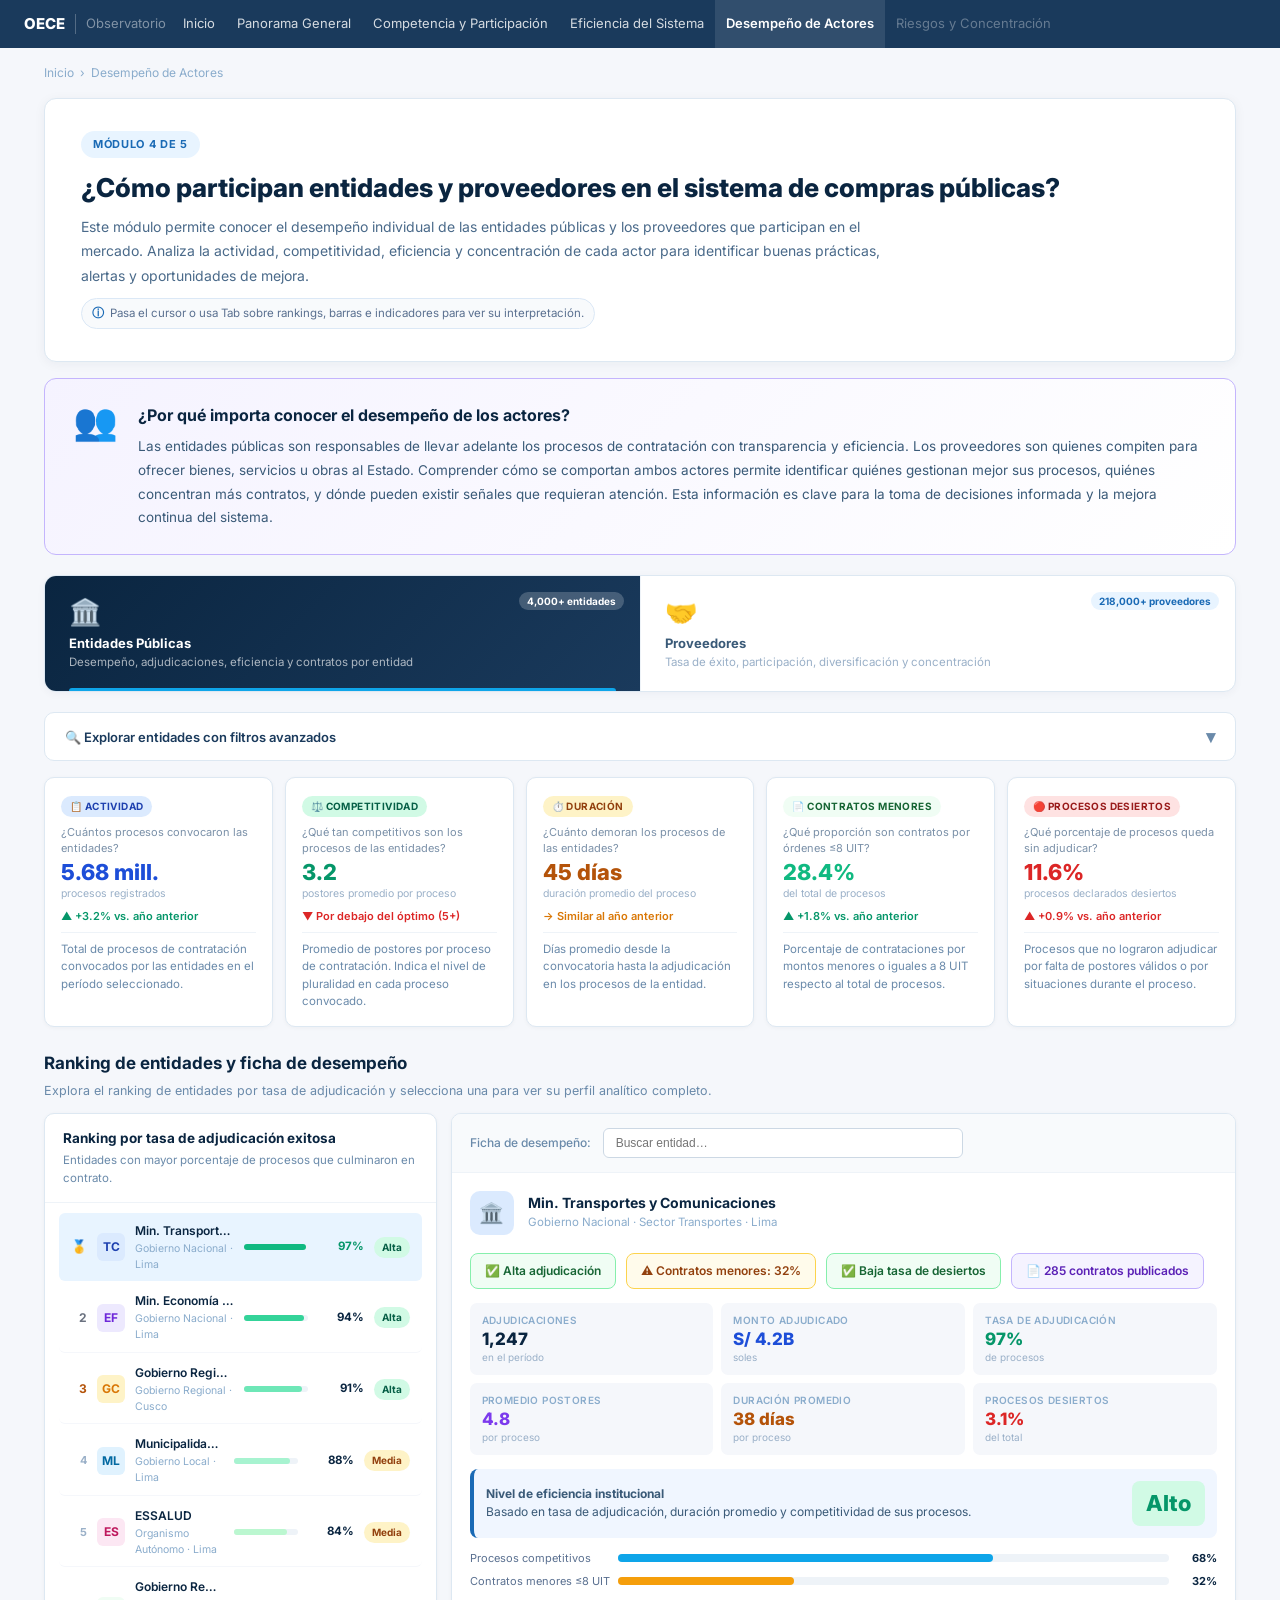
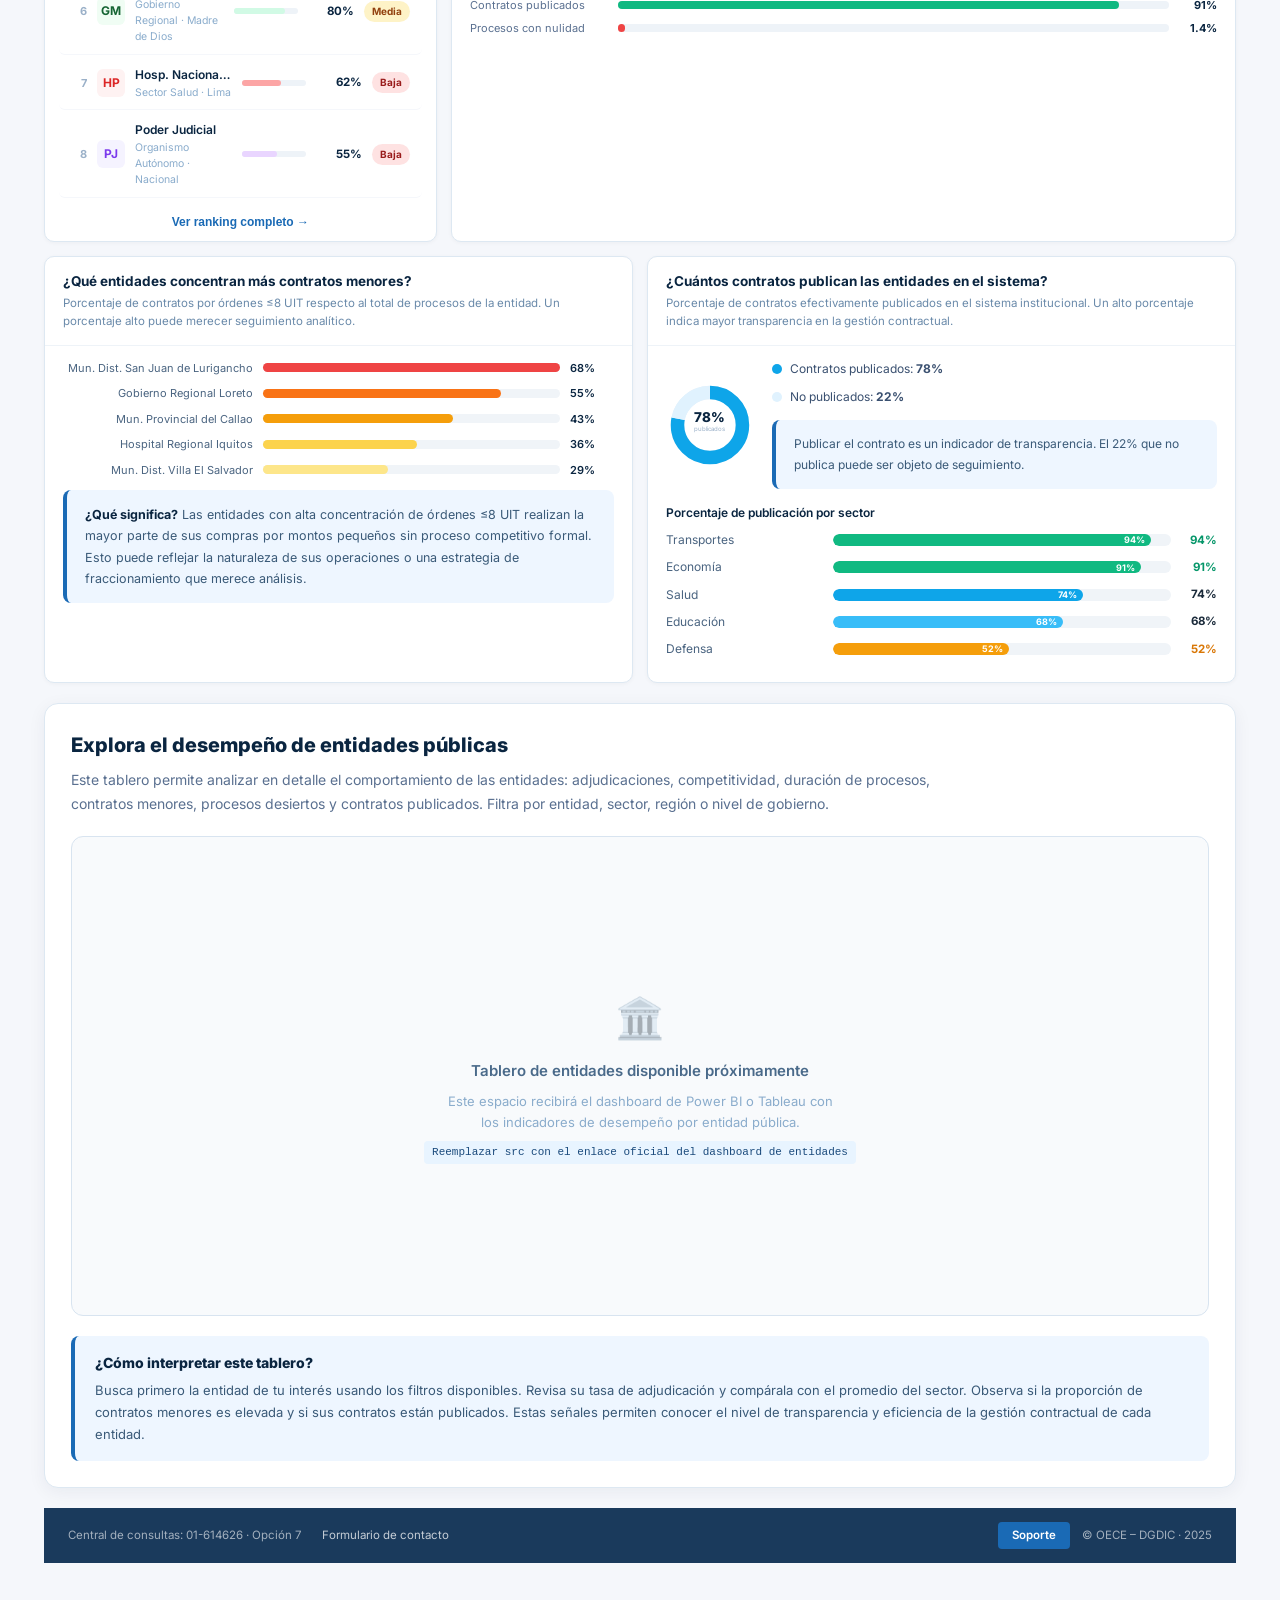
<file: desempeno.html>
<!DOCTYPE html>
<html lang="es">
<head>
<meta charset="UTF-8">
<meta name="viewport" content="width=device-width, initial-scale=1.0">
<title>Desempeño de Actores – Observatorio OECE</title>
<link rel="preconnect" href="https://fonts.googleapis.com">
<link href="https://fonts.googleapis.com/css2?family=Inter:wght@300;400;500;600;700;800&display=swap" rel="stylesheet">
<style>
/* ═══════════════════════════════
   RESET & BASE
═══════════════════════════════ */
*,*::before,*::after{box-sizing:border-box;margin:0;padding:0}
body{font-family:'Inter',sans-serif;color:#1a2a3a;background:#f5f7fb;font-size:14px;line-height:1.5}
a{text-decoration:none;color:inherit}
a:focus,button:focus,select:focus,input:focus{outline:3px solid rgba(26,106,181,.4);outline-offset:2px}

/* ═══════════════════════════════
   NAV
═══════════════════════════════ */
.nav{background:#1a3a5c;height:48px;display:flex;align-items:center;padding:0 24px;position:sticky;top:0;z-index:999;gap:0}
.nav-logo{color:#fff;font-weight:800;font-size:15px;flex-shrink:0;display:flex;align-items:center}
.nav-logo span{color:rgba(255,255,255,.45);font-weight:400;font-size:13px;border-left:1px solid rgba(255,255,255,.25);padding-left:10px;margin-left:10px}
.nav-links{display:flex;align-items:center;margin-left:6px}
.nav-link{color:rgba(255,255,255,.82);font-size:13px;padding:0 11px;height:48px;display:flex;align-items:center;cursor:pointer;transition:background .15s;border:none;background:none;font-family:'Inter',sans-serif;white-space:nowrap}
.nav-link:hover,.nav-link.active{background:rgba(255,255,255,.1)}
.nav-link.active{font-weight:600;color:#fff}
.nav-disabled{opacity:.4;cursor:default;pointer-events:none}
.nav-spacer{flex:1}

/* ═══════════════════════════════
   LAYOUT
═══════════════════════════════ */
.wrap{max-width:1240px;margin:0 auto;padding:0 24px 60px}
.breadcrumb{font-size:12px;color:#8aaccc;padding:16px 0 0;display:flex;align-items:center;gap:6px}
.breadcrumb a{color:#8aaccc}
.breadcrumb a:hover{color:#1a6ab5}

/* ═══════════════════════════════
   NARRATIVE HEADER
═══════════════════════════════ */
.narrative-header{background:#fff;border:1px solid #dde8f2;border-radius:12px;padding:32px 36px;margin:16px 0 0;box-shadow:0 2px 12px rgba(10,37,64,.05)}
.nh-eyebrow{display:inline-block;background:#e8f4ff;color:#1a6ab5;font-size:11px;font-weight:700;letter-spacing:.06em;text-transform:uppercase;padding:5px 12px;border-radius:999px;margin-bottom:14px}
.nh-title{font-size:26px;font-weight:800;color:#0a2540;line-height:1.2;margin-bottom:12px}
.nh-desc{font-size:14px;color:#4a6a8a;line-height:1.75;max-width:820px}

/* ═══════════════════════════════
   EDUCATIONAL BLOCK
═══════════════════════════════ */
.edu-block{background:linear-gradient(135deg,#f5f3ff 0%,#fff 100%);border:1px solid #c4b5fd;border-radius:12px;padding:24px 28px;margin:16px 0;display:grid;grid-template-columns:auto 1fr;gap:20px;align-items:start}
.edu-ico{font-size:36px;flex-shrink:0;line-height:1}
.edu-title{font-size:16px;font-weight:700;color:#0a2540;margin-bottom:8px}
.edu-text{font-size:13.5px;color:#3a5a78;line-height:1.75}

/* ═══════════════════════════════
   ACTOR TABS
═══════════════════════════════ */
.actor-tabs{display:flex;gap:0;background:#fff;border:1px solid #dde8f2;border-radius:12px;overflow:hidden;margin:20px 0;box-shadow:0 2px 8px rgba(10,37,64,.04)}
.actor-tab{flex:1;padding:0;border:none;background:none;font-family:'Inter',sans-serif;cursor:pointer;display:flex;flex-direction:column;align-items:flex-start;padding:20px 24px;border-right:1px solid #eef3f8;transition:all .15s;position:relative}
.actor-tab:last-child{border-right:none}
.actor-tab.active{background:linear-gradient(135deg,#0a2540,#1a3a5c)}
.actor-tab-ico{font-size:26px;margin-bottom:8px;transition:transform .15s}
.actor-tab:hover .actor-tab-ico{transform:scale(1.1)}
.actor-tab-label{font-size:13px;font-weight:700;color:#3a5a78;margin-bottom:3px;transition:color .15s}
.actor-tab.active .actor-tab-label{color:#fff}
.actor-tab-desc{font-size:11.5px;color:#9ab0c8;line-height:1.5;transition:color .15s}
.actor-tab.active .actor-tab-desc{color:rgba(255,255,255,.65)}
.actor-tab-indicator{position:absolute;bottom:0;left:24px;right:24px;height:3px;border-radius:3px 3px 0 0;background:transparent;transition:background .15s}
.actor-tab.active .actor-tab-indicator{background:#0ea5e9}
.actor-tab-count{position:absolute;top:16px;right:16px;background:#e8f4ff;color:#1a6ab5;font-size:10px;font-weight:700;padding:3px 8px;border-radius:999px;transition:all .15s}
.actor-tab.active .actor-tab-count{background:rgba(255,255,255,.2);color:#fff}

/* ═══════════════════════════════
   PANEL CONTENT (show/hide)
═══════════════════════════════ */
.panel{display:none}
.panel.active{display:block}

/* ═══════════════════════════════
   FILTERS
═══════════════════════════════ */
.filter-accordion{background:#fff;border:1px solid #dde8f2;border-radius:10px;overflow:hidden;margin:0 0 16px}
.filter-acc-btn{width:100%;padding:13px 20px;display:flex;align-items:center;justify-content:space-between;cursor:pointer;background:none;border:none;font-family:'Inter',sans-serif;font-size:13px;font-weight:600;color:#1a3a5c;text-align:left}
.filter-acc-btn:hover{background:#f8fafc}
.filter-acc-ico{font-size:18px;transition:transform .25s;color:#6a8aaa}
.filter-acc-ico.open{transform:rotate(180deg)}
.filter-body{display:none;padding:14px 20px 16px;border-top:1px solid #eef3f8;background:#fafcff}
.filter-body.open{display:block}
.filter-g{display:grid;gap:10px;align-items:end}
.filter-g-ent{grid-template-columns:repeat(5,1fr) auto}
.filter-g-prov{grid-template-columns:repeat(4,1fr) auto}
.fg{display:flex;flex-direction:column;gap:4px}
.fl{font-size:10.5px;font-weight:600;color:#7a90a8;text-transform:uppercase;letter-spacing:.04em}
.fs{font-size:12px;padding:8px 10px;border:1px solid #ccd8e4;border-radius:5px;color:#1a3a5c;background:#fff;width:100%;appearance:none;background-image:url("data:image/svg+xml,%3Csvg xmlns='http://www.w3.org/2000/svg' width='10' height='10' viewBox='0 0 24 24' fill='none' stroke='%236a8aaa' stroke-width='2'%3E%3Cpath d='m6 9 6 6 6-6'/%3E%3C/svg%3E");background-repeat:no-repeat;background-position:right 8px center}
.btn-search{background:#1a3a5c;color:#fff;border:none;border-radius:5px;padding:9px 18px;font-size:12px;font-weight:600;cursor:pointer;font-family:'Inter',sans-serif;white-space:nowrap}
.btn-clear{background:#fff;color:#6a8aaa;border:1px solid #ccd8e4;border-radius:5px;padding:9px 14px;font-size:12px;cursor:pointer;font-family:'Inter',sans-serif}
.fi-row{display:flex;gap:8px;align-items:flex-end}

/* ═══════════════════════════════
   KPI ROW
═══════════════════════════════ */
.kpi-row{display:grid;gap:12px;margin:0 0 14px}
.kpi-row-5{grid-template-columns:repeat(5,1fr)}
.kpi-row-4{grid-template-columns:repeat(4,1fr)}
.kpi-c{background:#fff;border:1px solid #dde8f2;border-radius:10px;padding:16px;box-shadow:0 1px 4px rgba(0,0,0,.04)}
.k-tag{display:inline-block;font-size:10px;font-weight:700;padding:3px 9px;border-radius:999px;margin-bottom:8px;text-transform:uppercase;letter-spacing:.04em}
.k-q{font-size:11px;color:#7a90a8;margin-bottom:5px;line-height:1.4;min-height:30px}
.k-val{font-size:22px;font-weight:800;line-height:1;margin-bottom:3px}
.k-sub{font-size:10.5px;color:#9ab0c8;margin-bottom:6px}
.k-trend{font-size:11px;font-weight:600;margin-top:5px;display:flex;align-items:center;gap:3px}
.k-interp{font-size:11.5px;color:#6a8aaa;line-height:1.5;margin-top:8px;padding-top:8px;border-top:1px solid #eef3f8}
.up{color:#059669}.dn{color:#dc2626}.flat{color:#d97706}

/* ═══════════════════════════════
   SECTION HEADER
═══════════════════════════════ */
.sec-hdr{margin:24px 0 12px}
.sec-hdr h2{font-size:17px;font-weight:700;color:#0a2540;margin-bottom:4px}
.sec-hdr p{font-size:12.5px;color:#6a8aaa;line-height:1.6}

/* ═══════════════════════════════
   GRID LAYOUTS
═══════════════════════════════ */
.two-col{display:grid;grid-template-columns:1fr 1fr;gap:14px;margin-bottom:14px}
.three-col{display:grid;grid-template-columns:1fr 1fr 1fr;gap:14px;margin-bottom:14px}
.col-2-1{display:grid;grid-template-columns:2fr 1fr;gap:14px;margin-bottom:14px}
.col-1-2{display:grid;grid-template-columns:1fr 2fr;gap:14px;margin-bottom:14px}

/* ═══════════════════════════════
   CHART / SECTION CARDS
═══════════════════════════════ */
.chart-card{background:#fff;border:1px solid #dde8f2;border-radius:10px;overflow:hidden;box-shadow:0 1px 4px rgba(0,0,0,.04)}
.chd{padding:14px 18px;border-bottom:1px solid #eef3f8}
.chd h3{font-size:13.5px;font-weight:700;color:#0a2540;margin-bottom:3px}
.chd p{font-size:11.5px;color:#6a8aaa;line-height:1.6}
.chb{padding:14px 18px}

/* ═══════════════════════════════
   RANKING
═══════════════════════════════ */
.rank-list{display:flex;flex-direction:column;gap:0}
.rank-row{display:flex;align-items:center;gap:10px;padding:9px 12px;border-bottom:1px solid #f5f7fb;cursor:pointer;transition:background .12s;border-radius:6px;margin-bottom:2px}
.rank-row:hover{background:#f8fafc}
.rank-row.rank-top{background:#e8f4ff;border-bottom:none}
.rank-pos{font-size:11px;font-weight:700;color:#9ab0c8;width:16px;text-align:right;flex-shrink:0}
.rank-pos.gold{color:#d97706;font-size:13px}
.rank-pos.silver{color:#6b7280;font-size:12px}
.rank-pos.bronze{color:#b45309;font-size:12px}
.rank-avatar{width:28px;height:28px;border-radius:6px;display:flex;align-items:center;justify-content:center;font-size:12px;flex-shrink:0;font-weight:700}
.rank-info{flex:1;min-width:0}
.rank-name{font-size:12px;font-weight:600;color:#0a2540;white-space:nowrap;overflow:hidden;text-overflow:ellipsis}
.rank-sub{font-size:10.5px;color:#8aaccc;margin-top:1px}
.rank-bar-wrap{width:64px;height:6px;background:#eef3f8;border-radius:3px;flex-shrink:0}
.rank-bar{height:100%;border-radius:3px}
.rank-val{font-size:11.5px;font-weight:700;color:#0a2540;width:46px;text-align:right;flex-shrink:0}
.rank-badge{font-size:10px;font-weight:700;padding:3px 8px;border-radius:999px;flex-shrink:0;white-space:nowrap}

/* ═══════════════════════════════
   FICHA ANALÍTICA (perfil dinámico)
═══════════════════════════════ */
.ficha-select-bar{display:flex;align-items:center;gap:12px;padding:14px 18px;border-bottom:1px solid #eef3f8;background:#f8fafc;flex-wrap:wrap}
.ficha-label{font-size:12px;color:#6a8aaa;font-weight:500;white-space:nowrap}
.ficha-search{font-size:12px;padding:7px 12px;border:1px solid #ccd8e4;border-radius:6px;color:#1a3a5c;background:#fff;flex:1;min-width:180px;max-width:360px}
.ficha-card{padding:18px}
.ficha-header{display:flex;align-items:center;gap:14px;margin-bottom:18px}
.ficha-avatar{width:44px;height:44px;border-radius:10px;display:flex;align-items:center;justify-content:center;font-size:20px;flex-shrink:0}
.ficha-name{font-size:14px;font-weight:700;color:#0a2540;line-height:1.3}
.ficha-meta{font-size:11.5px;color:#8aaccc;margin-top:2px}
.ficha-kpis{display:grid;grid-template-columns:repeat(3,1fr);gap:8px;margin-bottom:14px}
.ficha-kpi{background:#f5f7fb;border-radius:7px;padding:10px 12px}
.fk-lbl{font-size:10px;color:#8aaccc;font-weight:600;text-transform:uppercase;letter-spacing:.04em;margin-bottom:3px}
.fk-val{font-size:17px;font-weight:800;color:#0a2540;line-height:1}
.fk-sub{font-size:10px;color:#9ab0c8;margin-top:2px}
.ficha-score-row{display:flex;align-items:center;gap:14px;padding:12px;background:#f0f6ff;border-radius:8px;border-left:4px solid #1a6ab5}
.ficha-score-label{font-size:12px;color:#3a5a78;flex:1;line-height:1.5}
.ficha-score-badge{font-size:22px;font-weight:800;padding:6px 14px;border-radius:8px}
.ficha-mini-bars{display:flex;flex-direction:column;gap:7px;margin-top:12px}
.fmb-row{display:flex;align-items:center;gap:8px}
.fmb-lbl{font-size:11px;color:#5a7090;width:140px;flex-shrink:0;line-height:1.3}
.fmb-track{flex:1;height:8px;background:#eef3f8;border-radius:4px}
.fmb-fill{height:100%;border-radius:4px}
.fmb-val{font-size:11px;font-weight:700;color:#0a2540;width:40px;text-align:right;flex-shrink:0}

/* ═══════════════════════════════
   HORIZONTAL BARS
═══════════════════════════════ */
.hbar{display:flex;flex-direction:column;gap:9px}
.hbar-row{display:flex;align-items:center;gap:10px}
.hbar-lbl{font-size:11px;color:#4a6480;width:190px;flex-shrink:0;text-align:right;line-height:1.3}
.hbar-track{flex:1;height:9px;background:#f0f4f8;border-radius:5px}
.hbar-fill{height:100%;border-radius:5px}
.hbar-val{font-size:11px;font-weight:600;color:#0a2540;width:44px}

/* ═══════════════════════════════
   INSIGHT CALLOUT
═══════════════════════════════ */
.insight-callout{background:#eef6ff;border-left:4px solid #1a6ab5;border-radius:8px;padding:14px 18px;font-size:12.5px;color:#3a5a78;line-height:1.7;margin-top:12px}
.insight-callout strong{color:#0a2540}

/* ═══════════════════════════════
   ALERT BADGE ROW
═══════════════════════════════ */
.alert-row{display:flex;gap:10px;flex-wrap:wrap;margin-bottom:14px}
.alert-chip{display:flex;align-items:center;gap:7px;padding:8px 14px;border-radius:8px;font-size:12px;font-weight:600}
.alert-chip.red{background:#fee2e2;color:#991b1b;border:1px solid #fca5a5}
.alert-chip.amber{background:#fffbeb;color:#92400e;border:1px solid #fcd34d}
.alert-chip.green{background:#f0fdf4;color:#166534;border:1px solid #86efac}
.alert-chip.violet{background:#f5f3ff;color:#5b21b6;border:1px solid #c4b5fd}

/* ═══════════════════════════════
   DONUT
═══════════════════════════════ */
.donut-wrap{display:flex;align-items:center;gap:18px}

/* ═══════════════════════════════
   PROGRESS BAR
═══════════════════════════════ */
.prog-row{display:flex;align-items:center;gap:12px;margin-bottom:10px}
.prog-label{font-size:12px;color:#4a6480;width:155px;flex-shrink:0;line-height:1.35}
.prog-outer{flex:1;height:12px;border-radius:6px;background:#f0f4f8;overflow:hidden}
.prog-inner{height:100%;border-radius:6px;display:flex;align-items:center;justify-content:flex-end;padding-right:6px;transition:width .5s}
.prog-pct{font-size:9px;font-weight:700;color:#fff}
.prog-val-right{font-size:11.5px;font-weight:700;width:34px;text-align:right;flex-shrink:0}

/* ═══════════════════════════════
   LEGEND
═══════════════════════════════ */
.legend-row{display:flex;gap:14px;flex-wrap:wrap}
.leg-item{display:flex;align-items:center;gap:5px;font-size:11.5px;color:#5a7090}
.leg-dot{width:10px;height:10px;border-radius:2px;flex-shrink:0}

/* ═══════════════════════════════
   DASHBOARD SECTION
═══════════════════════════════ */
.dashboard-section{background:#fff;border:1px solid #dde8f2;border-radius:14px;padding:26px;margin:20px 0;box-shadow:0 4px 18px rgba(10,37,64,.06)}
.dashboard-intro h2{font-size:20px;font-weight:800;color:#0a2540;margin-bottom:8px}
.dashboard-intro p{font-size:14px;color:#5a7090;line-height:1.72;max-width:900px}
.dashboard-frame{margin:20px 0;border-radius:12px;overflow:hidden;border:1px solid #d8e4f0;background:#f8fafc;min-height:480px;display:flex;align-items:center;justify-content:center}
.dashboard-frame iframe{width:100%;height:480px;border:0}
.dashboard-placeholder{text-align:center;padding:40px 20px;color:#7a96b0}
.dashboard-placeholder .ph-ico{font-size:40px;margin-bottom:12px;opacity:.5}
.dashboard-placeholder h3{font-size:15px;font-weight:600;margin-bottom:8px;color:#4a6a8a}
.dashboard-placeholder p{font-size:13px;color:#8aaccc;line-height:1.65;max-width:400px;margin:0 auto}
.dashboard-placeholder code{display:inline-block;background:#e8f4ff;color:#1a4a7c;font-size:11px;padding:3px 8px;border-radius:4px;margin-top:8px}
.dashboard-interpretation{background:#eef6ff;border-left:4px solid #1a6ab5;border-radius:8px;padding:16px 20px}
.dashboard-interpretation h3{font-size:14px;font-weight:800;color:#0a2540;margin-bottom:6px}
.dashboard-interpretation p{font-size:13px;color:#3a5a78;line-height:1.7}

/* ═══════════════════════════════
   SCATTER (provider)
═══════════════════════════════ */
.scatter-box{position:relative;background:#f8fafc;border-radius:8px;height:160px;overflow:hidden;border:1px solid #e8eef6}
.s-dot{position:absolute;border-radius:50%;cursor:pointer}
.s-dot:hover{transform:scale(1.3);z-index:2}

/* ═══════════════════════════════
   METHODOLOGY
═══════════════════════════════ */
.methodology-box{background:#f0f6ff;border:1px solid #ccd8f0;border-radius:12px;padding:24px 28px;margin-top:28px}
.methodology-box h2{font-size:16px;font-weight:700;color:#0a2540;margin-bottom:10px;display:flex;align-items:center;gap:8px}
.methodology-box p{font-size:13px;color:#3a5a78;line-height:1.72;margin-bottom:8px}
.source-chips{display:flex;gap:8px;flex-wrap:wrap;margin-top:12px}
.source-chip{background:#fff;border:1px solid #b8d0f0;color:#1a4a7c;font-size:11.5px;font-weight:600;padding:4px 12px;border-radius:999px}

/* ═══════════════════════════════
   FOOTER
═══════════════════════════════ */
.footer{background:#1a3a5c;padding:14px 24px;display:flex;align-items:center;justify-content:space-between;font-size:11.5px;color:rgba(255,255,255,.6);gap:16px;flex-wrap:wrap;margin-top:8px}
.footer a{color:rgba(255,255,255,.75)}
.footer-btn{background:#1a6ab5;color:#fff!important;padding:5px 14px;border-radius:4px;font-weight:600}

/* ═══════════════════════════════
   RESPONSIVE
═══════════════════════════════ */
@media(max-width:1100px){
  .kpi-row-5{grid-template-columns:repeat(3,1fr)}
  .filter-g-ent{grid-template-columns:repeat(3,1fr)}
  .filter-g-prov{grid-template-columns:repeat(2,1fr)}
}
@media(max-width:960px){
  .kpi-row-5,.kpi-row-4{grid-template-columns:repeat(2,1fr)}
  .two-col,.three-col,.col-2-1,.col-1-2{grid-template-columns:1fr}
  .actor-tabs{flex-direction:column}
  .actor-tab{border-right:none;border-bottom:1px solid #eef3f8}
  .ficha-kpis{grid-template-columns:repeat(2,1fr)}
  .filter-g-ent,.filter-g-prov{grid-template-columns:repeat(2,1fr)}
  .edu-block{grid-template-columns:1fr}
}
@media(max-width:640px){
  .wrap{padding:0 14px 40px}
  .kpi-row-5,.kpi-row-4{grid-template-columns:1fr}
  .ficha-kpis{grid-template-columns:1fr}
  .filter-g-ent,.filter-g-prov{grid-template-columns:1fr}
  .nh-title{font-size:20px}
}


/* ═══════════════════════════════
   TOOLTIP NARRATIVO - OBSERVATORIO OECE
   Convierte gráficos, KPIs, rankings y mapas en elementos explicativos.
════════════════════════════════ */
.chart-tooltip {
  position: fixed;
  z-index: 99999;
  max-width: 300px;
  background: #07045c;
  color: #ffffff;
  border-radius: 12px;
  padding: 13px 15px;
  font-size: 12px;
  line-height: 1.45;
  box-shadow: 0 14px 34px rgba(0, 0, 0, 0.24);
  pointer-events: none;
  opacity: 0;
  transform: translate(-50%, -108%);
  transition: opacity .12s ease, transform .12s ease;
}
.chart-tooltip.is-visible {
  opacity: 1;
  transform: translate(-50%, -118%);
}
.chart-tooltip::after {
  content: "";
  position: absolute;
  left: 50%;
  bottom: -7px;
  transform: translateX(-50%);
  border-width: 7px 7px 0 7px;
  border-style: solid;
  border-color: #07045c transparent transparent transparent;
}
.chart-tooltip__title {
  font-weight: 800;
  font-size: 13px;
  margin-bottom: 4px;
}
.chart-tooltip__value {
  font-weight: 700;
  color: #ffffff;
  margin-bottom: 6px;
}
.chart-tooltip__desc {
  color: rgba(255, 255, 255, .84);
  font-size: 11.5px;
}
.chart-tooltip__meta {
  margin-top: 8px;
  padding-top: 7px;
  border-top: 1px solid rgba(255, 255, 255, .18);
  font-size: 10.5px;
  color: rgba(255, 255, 255, .72);
}
[data-tooltip-chart],
.rank-row,
.hbar-row,
.kpi-c,
.kpi5-item,
.hero-kpi-item,
.insight-card,
.funnel-step,
.sem-card,
.actor-tab,
.map-tab {
  position: relative;
}
[data-tooltip-chart]:focus-visible,
.rank-row:focus-visible,
.hbar-row:focus-visible,
.kpi-c:focus-visible,
.kpi5-item:focus-visible,
.hero-kpi-item:focus-visible,
.insight-card:focus-visible,
.funnel-step:focus-visible,
.sem-card:focus-visible,
.actor-tab:focus-visible,
.map-tab:focus-visible {
  outline: 3px solid rgba(26,106,181,.35);
  outline-offset: 3px;
}
.tooltip-help-note {
  display: inline-flex;
  align-items: center;
  gap: 6px;
  font-size: 11.5px;
  color: #5a7090;
  background: #f8fafc;
  border: 1px solid #dbe8f6;
  border-radius: 999px;
  padding: 6px 10px;
  margin: 10px 0 0;
}
.tooltip-help-note::before { content: "ⓘ"; color: #1a6ab5; font-weight: 700; }
.chart-explanation-panel {
  background: #f8fafc;
  border: 1px solid #dbe8f6;
  border-left: 4px solid #1a6ab5;
  border-radius: 10px;
  padding: 14px 16px;
  margin: 12px 0 18px;
  font-size: 12.8px;
  color: #3a5a78;
  line-height: 1.65;
}
.chart-explanation-panel strong { color:#0a2540; }
.dashboard-loading-slow::after {
  content: "El dashboard está tardando más de lo esperado en cargar. Verifique su conexión o actualice la página.";
  display: block;
  background: #fffbea;
  border-top: 1px solid #f5d97a;
  color: #5f4b16;
  font-size: 12px;
  padding: 10px 14px;
}
.dashboard-loaded::after { content: ""; display: none; }
@media (max-width: 640px) {
  .chart-tooltip { max-width: 260px; font-size: 11.5px; }
}

</style>
</head>
<body data-observatorio-page="desempeno">

<!-- ═══════════════════════════════
     NAV
═══════════════════════════════ -->
<nav class="nav" role="navigation" aria-label="Menú principal">
  <div class="nav-logo">OECE <span>Observatorio</span></div>
  <div class="nav-links">
    <a class="nav-link" href="index.html">Inicio</a>
    <a class="nav-link" href="panorama.html">Panorama General</a>
    <a class="nav-link" href="competencia.html">Competencia y Participación</a>
    <a class="nav-link" href="eficiencia.html">Eficiencia del Sistema</a>
    <a class="nav-link active" href="desempeno.html" aria-current="page">Desempeño de Actores</a>
    <a class="nav-link nav-disabled" tabindex="-1" aria-disabled="true">Riesgos y Concentración</a>
  </div>
  <div class="nav-spacer"></div>
</nav>

<div class="wrap">

  <!-- BREADCRUMB -->
  <nav class="breadcrumb" aria-label="Ruta de navegación">
    <a href="index.html">Inicio</a> <span aria-hidden="true">›</span>
    <span>Desempeño de Actores</span>
  </nav>

  <!-- NARRATIVE HEADER -->
  <div class="narrative-header">
    <div class="nh-eyebrow">Módulo 4 de 5</div>
    <h1 class="nh-title">¿Cómo participan entidades y proveedores en el sistema de compras públicas?</h1>
    <p class="nh-desc">Este módulo permite conocer el desempeño individual de las entidades públicas y los proveedores que participan en el mercado. Analiza la actividad, competitividad, eficiencia y concentración de cada actor para identificar buenas prácticas, alertas y oportunidades de mejora.</p>
    <div class="tooltip-help-note">Pasa el cursor o usa Tab sobre rankings, barras e indicadores para ver su interpretación.</div>
</div>

  <!-- EDUCATIONAL BLOCK -->
  <div class="edu-block" role="note" aria-label="¿Por qué importa conocer el desempeño de los actores?">
    <div class="edu-ico" aria-hidden="true">👥</div>
    <div>
      <div class="edu-title">¿Por qué importa conocer el desempeño de los actores?</div>
      <div class="edu-text">Las entidades públicas son responsables de llevar adelante los procesos de contratación con transparencia y eficiencia. Los proveedores son quienes compiten para ofrecer bienes, servicios u obras al Estado. Comprender cómo se comportan ambos actores permite identificar quiénes gestionan mejor sus procesos, quiénes concentran más contratos, y dónde pueden existir señales que requieran atención. Esta información es clave para la toma de decisiones informada y la mejora continua del sistema.</div>
    </div>
  </div>

  <!-- ACTOR TABS -->
  <div class="actor-tabs" role="tablist" aria-label="Seleccionar actor: Entidades o Proveedores">
    <button class="actor-tab active" id="tab-ent" role="tab" aria-selected="true" aria-controls="panel-ent" onclick="switchTab('ent')">
      <div class="actor-tab-indicator"></div>
      <div class="actor-tab-ico" aria-hidden="true">🏛️</div>
      <div class="actor-tab-label">Entidades Públicas</div>
      <div class="actor-tab-desc">Desempeño, adjudicaciones, eficiencia y contratos por entidad</div>
      <div class="actor-tab-count">4,000+ entidades</div>
    </button>
    <button class="actor-tab" id="tab-prov" role="tab" aria-selected="false" aria-controls="panel-prov" onclick="switchTab('prov')">
      <div class="actor-tab-indicator"></div>
      <div class="actor-tab-ico" aria-hidden="true">🤝</div>
      <div class="actor-tab-label">Proveedores</div>
      <div class="actor-tab-desc">Tasa de éxito, participación, diversificación y concentración</div>
      <div class="actor-tab-count">218,000+ proveedores</div>
    </button>
  </div>

  <!-- ══════════════════════════════════════════════════════
       PANEL: ENTIDADES
  ══════════════════════════════════════════════════════ -->
  <div class="panel active" id="panel-ent" role="tabpanel" aria-labelledby="tab-ent">

    <!-- FILTERS -->
    <div class="filter-accordion">
      <button class="filter-acc-btn" id="fbtn-ent" onclick="toggleFilter('ent')" aria-expanded="false" aria-controls="fbody-ent">
        <span>🔍 Explorar entidades con filtros avanzados</span>
        <span class="filter-acc-ico" id="fico-ent" aria-hidden="true">▾</span>
      </button>
      <div class="filter-body" id="fbody-ent">
        <div class="filter-g filter-g-ent">
          <div class="fg"><div class="fl">Año</div><select class="fs" aria-label="Año"><option value="">Todos</option><option>2025</option><option>2024</option><option>2023</option></select></div>
          <div class="fg"><div class="fl">Nivel de gobierno</div><select class="fs" aria-label="Nivel de gobierno"><option value="">Todos</option><option>Nacional</option><option>Regional</option><option>Local</option></select></div>
          <div class="fg"><div class="fl">Sector</div><select class="fs" aria-label="Sector"><option value="">Todos</option><option>Salud</option><option>Educación</option><option>Transportes</option><option>Economía</option></select></div>
          <div class="fg"><div class="fl">Región</div><select class="fs" aria-label="Región"><option value="">Todos</option><option>Lima</option><option>Cusco</option><option>Arequipa</option></select></div>
          <div class="fg"><div class="fl">Tipo de entidad</div><select class="fs" aria-label="Tipo de entidad"><option value="">Todos</option><option>Ministerio</option><option>Gobierno Regional</option><option>Municipalidad</option><option>Empresa del Estado</option></select></div>
          <div class="fi-row">
            <button class="btn-clear" onclick="clearFilters('ent')">↺</button>
            <button class="btn-search">Buscar</button>
          </div>
        </div>
      </div>
    </div>

    <!-- KPIs ENTIDADES (5) -->
    <div class="kpi-row kpi-row-5" role="region" aria-label="Indicadores de desempeño de entidades">
      <div class="kpi-c">
        <span class="k-tag" style="background:#dbeafe;color:#1e40af">📋 Actividad</span>
        <div class="k-q">¿Cuántos procesos convocaron las entidades?</div>
        <div class="k-val" style="color:#1d4ed8">5.68 mill.</div>
        <div class="k-sub">procesos registrados</div>
        <div class="k-trend up">▲ +3.2% vs. año anterior</div>
        <div class="k-interp">Total de procesos de contratación convocados por las entidades en el período seleccionado.</div>
      </div>
      <div class="kpi-c">
        <span class="k-tag" style="background:#d1fae5;color:#065f46">⚖️ Competitividad</span>
        <div class="k-q">¿Qué tan competitivos son los procesos de las entidades?</div>
        <div class="k-val" style="color:#059669">3.2</div>
        <div class="k-sub">postores promedio por proceso</div>
        <div class="k-trend dn">▼ Por debajo del óptimo (5+)</div>
        <div class="k-interp">Promedio de postores por proceso de contratación. Indica el nivel de pluralidad en cada proceso convocado.</div>
      </div>
      <div class="kpi-c">
        <span class="k-tag" style="background:#fef3c7;color:#92400e">⏱️ Duración</span>
        <div class="k-q">¿Cuánto demoran los procesos de las entidades?</div>
        <div class="k-val" style="color:#b45309">45 días</div>
        <div class="k-sub">duración promedio del proceso</div>
        <div class="k-trend flat">→ Similar al año anterior</div>
        <div class="k-interp">Días promedio desde la convocatoria hasta la adjudicación en los procesos de la entidad.</div>
      </div>
      <div class="kpi-c">
        <span class="k-tag" style="background:#f0fdf4;color:#166534">📄 Contratos menores</span>
        <div class="k-q">¿Qué proporción son contratos por órdenes ≤8 UIT?</div>
        <div class="k-val" style="color:#10b981">28.4%</div>
        <div class="k-sub">del total de procesos</div>
        <div class="k-trend up">▲ +1.8% vs. año anterior</div>
        <div class="k-interp">Porcentaje de contrataciones por montos menores o iguales a 8 UIT respecto al total de procesos.</div>
      </div>
      <div class="kpi-c">
        <span class="k-tag" style="background:#fee2e2;color:#991b1b">🔴 Procesos desiertos</span>
        <div class="k-q">¿Qué porcentaje de procesos queda sin adjudicar?</div>
        <div class="k-val" style="color:#dc2626">11.6%</div>
        <div class="k-sub">procesos declarados desiertos</div>
        <div class="k-trend dn">▲ +0.9% vs. año anterior</div>
        <div class="k-interp">Procesos que no lograron adjudicar por falta de postores válidos o por situaciones durante el proceso.</div>
      </div>
    </div>

    <!-- RANKING + FICHA -->
    <div class="sec-hdr">
      <h2>Ranking de entidades y ficha de desempeño</h2>
      <p>Explora el ranking de entidades por tasa de adjudicación y selecciona una para ver su perfil analítico completo.</p>
    </div>
    <div class="col-1-2">
      <!-- Ranking entidades -->
      <div class="chart-card">
        <div class="chd">
          <h3>Ranking por tasa de adjudicación exitosa</h3>
          <p>Entidades con mayor porcentaje de procesos que culminaron en contrato.</p>
        </div>
        <div class="chb" style="padding:10px 14px">
          <div class="rank-list" role="list" aria-label="Ranking de entidades por tasa de adjudicación">
            <div class="rank-row rank-top" role="listitem" onclick="showFicha('ent','mtc')" style="cursor:pointer" data-title="Entidad con mayor actividad" data-indicator="Ranking de entidades" data-description="Este ranking permite identificar entidades con mayor participación en el mercado público, sin constituir una calificación institucional.">
              <span class="rank-pos gold" aria-label="1er lugar">🥇</span>
              <div class="rank-avatar" style="background:#dbeafe;color:#1e40af">TC</div>
              <div class="rank-info"><div class="rank-name">Min. Transportes y Comunicaciones</div><div class="rank-sub">Gobierno Nacional · Lima</div></div>
              <div class="rank-bar-wrap"><div class="rank-bar" style="width:97%;background:#10b981"></div></div>
              <span class="rank-val" style="color:#059669">97%</span>
              <span class="rank-badge" style="background:#d1fae5;color:#065f46">Alta</span>
            </div>
            <div class="rank-row" role="listitem" onclick="showFicha('ent','mef')" style="cursor:pointer">
              <span class="rank-pos silver">2</span>
              <div class="rank-avatar" style="background:#ede9fe;color:#6d28d9">EF</div>
              <div class="rank-info"><div class="rank-name">Min. Economía y Finanzas</div><div class="rank-sub">Gobierno Nacional · Lima</div></div>
              <div class="rank-bar-wrap"><div class="rank-bar" style="width:94%;background:#34d399"></div></div>
              <span class="rank-val">94%</span>
              <span class="rank-badge" style="background:#d1fae5;color:#065f46">Alta</span>
            </div>
            <div class="rank-row" role="listitem">
              <span class="rank-pos bronze">3</span>
              <div class="rank-avatar" style="background:#fef3c7;color:#d97706">GC</div>
              <div class="rank-info"><div class="rank-name">Gobierno Regional Cusco</div><div class="rank-sub">Gobierno Regional · Cusco</div></div>
              <div class="rank-bar-wrap"><div class="rank-bar" style="width:91%;background:#6ee7b7"></div></div>
              <span class="rank-val">91%</span>
              <span class="rank-badge" style="background:#d1fae5;color:#065f46">Alta</span>
            </div>
            <div class="rank-row" role="listitem">
              <span class="rank-pos">4</span>
              <div class="rank-avatar" style="background:#e0f2fe;color:#0369a1">ML</div>
              <div class="rank-info"><div class="rank-name">Municipalidad de Lima</div><div class="rank-sub">Gobierno Local · Lima</div></div>
              <div class="rank-bar-wrap"><div class="rank-bar" style="width:88%;background:#a7f3d0"></div></div>
              <span class="rank-val">88%</span>
              <span class="rank-badge" style="background:#fef3c7;color:#92400e">Media</span>
            </div>
            <div class="rank-row" role="listitem">
              <span class="rank-pos">5</span>
              <div class="rank-avatar" style="background:#fce7f3;color:#be185d">ES</div>
              <div class="rank-info"><div class="rank-name">ESSALUD</div><div class="rank-sub">Organismo Autónomo · Lima</div></div>
              <div class="rank-bar-wrap"><div class="rank-bar" style="width:84%;background:#bbf7d0"></div></div>
              <span class="rank-val">84%</span>
              <span class="rank-badge" style="background:#fef3c7;color:#92400e">Media</span>
            </div>
            <div class="rank-row" role="listitem">
              <span class="rank-pos">6</span>
              <div class="rank-avatar" style="background:#f0fdf4;color:#166534">GM</div>
              <div class="rank-info"><div class="rank-name">Gobierno Regional Madre de Dios</div><div class="rank-sub">Gobierno Regional · Madre de Dios</div></div>
              <div class="rank-bar-wrap"><div class="rank-bar" style="width:80%;background:#d1fae5"></div></div>
              <span class="rank-val">80%</span>
              <span class="rank-badge" style="background:#fef3c7;color:#92400e">Media</span>
            </div>
            <div class="rank-row" role="listitem">
              <span class="rank-pos">7</span>
              <div class="rank-avatar" style="background:#fef2f2;color:#dc2626">HP</div>
              <div class="rank-info"><div class="rank-name">Hosp. Nacional Dos de Mayo</div><div class="rank-sub">Sector Salud · Lima</div></div>
              <div class="rank-bar-wrap"><div class="rank-bar" style="width:62%;background:#fca5a5"></div></div>
              <span class="rank-val">62%</span>
              <span class="rank-badge" style="background:#fee2e2;color:#991b1b">Baja</span>
            </div>
            <div class="rank-row" role="listitem">
              <span class="rank-pos">8</span>
              <div class="rank-avatar" style="background:#f5f3ff;color:#7c3aed">PJ</div>
              <div class="rank-info"><div class="rank-name">Poder Judicial</div><div class="rank-sub">Organismo Autónomo · Nacional</div></div>
              <div class="rank-bar-wrap"><div class="rank-bar" style="width:55%;background:#e9d5ff"></div></div>
              <span class="rank-val">55%</span>
              <span class="rank-badge" style="background:#fee2e2;color:#991b1b">Baja</span>
            </div>
          </div>
          <div style="text-align:center;margin-top:10px">
            <button style="font-size:12px;color:#1a6ab5;background:none;border:none;cursor:pointer;font-weight:600">Ver ranking completo →</button>
          </div>
        </div>
      </div>

      <!-- FICHA ANALÍTICA ENTIDAD -->
      <div class="chart-card" id="ficha-ent-card">
        <div class="ficha-select-bar">
          <span class="ficha-label">Ficha de desempeño:</span>
          <input class="ficha-search" id="ficha-ent-search" placeholder="Buscar entidad…" aria-label="Buscar entidad para ver su ficha de desempeño" oninput="filterFichaSearch('ent', this.value)">
        </div>
        <div class="ficha-card" id="ficha-ent-content">
          <div class="ficha-header">
            <div class="ficha-avatar" style="background:#dbeafe;color:#1e40af">🏛️</div>
            <div>
              <div class="ficha-name">Min. Transportes y Comunicaciones</div>
              <div class="ficha-meta">Gobierno Nacional · Sector Transportes · Lima</div>
            </div>
          </div>
          <!-- Alertas rápidas -->
          <div class="alert-row" aria-label="Alertas de desempeño de la entidad">
            <div class="alert-chip green">✅ Alta adjudicación</div>
            <div class="alert-chip amber">⚠️ Contratos menores: 32%</div>
            <div class="alert-chip green">✅ Baja tasa de desiertos</div>
            <div class="alert-chip violet">📄 285 contratos publicados</div>
          </div>
          <!-- KPIs ficha -->
          <div class="ficha-kpis" role="list" aria-label="Indicadores de la entidad seleccionada">
            <div class="ficha-kpi" role="listitem">
              <div class="fk-lbl">Adjudicaciones</div>
              <div class="fk-val" style="color:#0a2540">1,247</div>
              <div class="fk-sub">en el período</div>
            </div>
            <div class="ficha-kpi" role="listitem">
              <div class="fk-lbl">Monto adjudicado</div>
              <div class="fk-val" style="color:#1d4ed8">S/ 4.2B</div>
              <div class="fk-sub">soles</div>
            </div>
            <div class="ficha-kpi" role="listitem">
              <div class="fk-lbl">Tasa de adjudicación</div>
              <div class="fk-val" style="color:#059669">97%</div>
              <div class="fk-sub">de procesos</div>
            </div>
            <div class="ficha-kpi" role="listitem">
              <div class="fk-lbl">Promedio postores</div>
              <div class="fk-val" style="color:#7c3aed">4.8</div>
              <div class="fk-sub">por proceso</div>
            </div>
            <div class="ficha-kpi" role="listitem">
              <div class="fk-lbl">Duración promedio</div>
              <div class="fk-val" style="color:#b45309">38 días</div>
              <div class="fk-sub">por proceso</div>
            </div>
            <div class="ficha-kpi" role="listitem">
              <div class="fk-lbl">Procesos desiertos</div>
              <div class="fk-val" style="color:#dc2626">3.1%</div>
              <div class="fk-sub">del total</div>
            </div>
          </div>
          <!-- Score ciudadano -->
          <div class="ficha-score-row" role="status" aria-label="Nivel de eficiencia de la entidad: Alto">
            <div class="ficha-score-label">
              <strong>Nivel de eficiencia institucional</strong><br>
              Basado en tasa de adjudicación, duración promedio y competitividad de sus procesos.
            </div>
            <div class="ficha-score-badge" style="background:#d1fae5;color:#059669">Alto</div>
          </div>
          <!-- Mini bars -->
          <div class="ficha-mini-bars" aria-label="Indicadores de composición de contratos">
            <div class="fmb-row"><span class="fmb-lbl">Procesos competitivos</span><div class="fmb-track"><div class="fmb-fill" style="width:68%;background:#0ea5e9"></div></div><span class="fmb-val">68%</span></div>
            <div class="fmb-row"><span class="fmb-lbl">Contratos menores ≤8 UIT</span><div class="fmb-track"><div class="fmb-fill" style="width:32%;background:#f59e0b"></div></div><span class="fmb-val">32%</span></div>
            <div class="fmb-row"><span class="fmb-lbl">Contratos publicados</span><div class="fmb-track"><div class="fmb-fill" style="width:91%;background:#10b981"></div></div><span class="fmb-val">91%</span></div>
            <div class="fmb-row"><span class="fmb-lbl">Procesos con nulidad</span><div class="fmb-track"><div class="fmb-fill" style="width:1.4%;background:#ef4444"></div></div><span class="fmb-val">1.4%</span></div>
          </div>
        </div>
      </div>
    </div>

    <!-- CONTRATOS MENORES + PUBLICADOS -->
    <div class="two-col">
      <div class="chart-card">
        <div class="chd">
          <h3>¿Qué entidades concentran más contratos menores?</h3>
          <p>Porcentaje de contratos por órdenes ≤8 UIT respecto al total de procesos de la entidad. Un porcentaje alto puede merecer seguimiento analítico.</p>
        </div>
        <div class="chb">
          <div class="hbar" role="list" aria-label="Concentración de contratos menores por entidad">
            <div class="hbar-row" role="listitem"><span class="hbar-lbl">Mun. Dist. San Juan de Lurigancho</span><div class="hbar-track"><div class="hbar-fill" style="width:100%;background:#ef4444"></div></div><span class="hbar-val">68%</span></div>
            <div class="hbar-row" role="listitem"><span class="hbar-lbl">Gobierno Regional Loreto</span><div class="hbar-track"><div class="hbar-fill" style="width:80%;background:#f97316"></div></div><span class="hbar-val">55%</span></div>
            <div class="hbar-row" role="listitem"><span class="hbar-lbl">Mun. Provincial del Callao</span><div class="hbar-track"><div class="hbar-fill" style="width:64%;background:#f59e0b"></div></div><span class="hbar-val">43%</span></div>
            <div class="hbar-row" role="listitem"><span class="hbar-lbl">Hospital Regional Iquitos</span><div class="hbar-track"><div class="hbar-fill" style="width:52%;background:#fcd34d"></div></div><span class="hbar-val">36%</span></div>
            <div class="hbar-row" role="listitem"><span class="hbar-lbl">Mun. Dist. Villa El Salvador</span><div class="hbar-track"><div class="hbar-fill" style="width:42%;background:#fde68a"></div></div><span class="hbar-val">29%</span></div>
          </div>
          <div class="insight-callout"><strong>¿Qué significa?</strong> Las entidades con alta concentración de órdenes ≤8 UIT realizan la mayor parte de sus compras por montos pequeños sin proceso competitivo formal. Esto puede reflejar la naturaleza de sus operaciones o una estrategia de fraccionamiento que merece análisis.</div>
        </div>
      </div>
      <div class="chart-card">
        <div class="chd">
          <h3>¿Cuántos contratos publican las entidades en el sistema?</h3>
          <p>Porcentaje de contratos efectivamente publicados en el sistema institucional. Un alto porcentaje indica mayor transparencia en la gestión contractual.</p>
        </div>
        <div class="chb">
          <!-- Donut -->
          <div class="donut-wrap">
            <svg width="130" height="130" viewBox="0 0 130 130" aria-label="Gráfico donut: 78% contratos publicados, 22% no publicados" role="img">
              <circle cx="65" cy="65" r="48" fill="none" stroke="#f0f4f8" stroke-width="20"/>
              <circle cx="65" cy="65" r="48" fill="none" stroke="#0ea5e9" stroke-width="20" stroke-dasharray="235 67" stroke-dashoffset="0" transform="rotate(-90 65 65)"/>
              <circle cx="65" cy="65" r="48" fill="none" stroke="#e0f2fe" stroke-width="20" stroke-dasharray="67 235" stroke-dashoffset="-235" transform="rotate(-90 65 65)"/>
              <text x="65" y="60" text-anchor="middle" font-size="20" font-weight="800" fill="#0a2540" font-family="Inter">78%</text>
              <text x="65" y="74" text-anchor="middle" font-size="9" fill="#9ab0c8" font-family="Inter">publicados</text>
            </svg>
            <div style="display:flex;flex-direction:column;gap:10px">
              <div style="display:flex;align-items:center;gap:8px"><div style="width:10px;height:10px;border-radius:50%;background:#0ea5e9;flex-shrink:0" aria-hidden="true"></div><span style="font-size:12px;color:#3a5070">Contratos publicados: <strong>78%</strong></span></div>
              <div style="display:flex;align-items:center;gap:8px"><div style="width:10px;height:10px;border-radius:50%;background:#e0f2fe;flex-shrink:0" aria-hidden="true"></div><span style="font-size:12px;color:#3a5070">No publicados: <strong>22%</strong></span></div>
              <div class="insight-callout" style="margin-top:4px;font-size:12px">Publicar el contrato es un indicador de transparencia. El 22% que no publica puede ser objeto de seguimiento.</div>
            </div>
          </div>
          <!-- Prog bars por sector -->
          <div style="margin-top:14px">
            <div style="font-size:12px;font-weight:600;color:#0a2540;margin-bottom:10px">Porcentaje de publicación por sector</div>
            <div class="prog-row" role="group" aria-label="Transportes: 94%"><div class="prog-label">Transportes</div><div class="prog-outer"><div class="prog-inner" style="width:94%;background:#10b981"><span class="prog-pct">94%</span></div></div><div class="prog-val-right" style="color:#059669">94%</div></div>
            <div class="prog-row" role="group" aria-label="Economía: 91%"><div class="prog-label">Economía</div><div class="prog-outer"><div class="prog-inner" style="width:91%;background:#10b981"><span class="prog-pct">91%</span></div></div><div class="prog-val-right" style="color:#059669">91%</div></div>
            <div class="prog-row" role="group" aria-label="Salud: 74%"><div class="prog-label">Salud</div><div class="prog-outer"><div class="prog-inner" style="width:74%;background:#0ea5e9"><span class="prog-pct">74%</span></div></div><div class="prog-val-right">74%</div></div>
            <div class="prog-row" role="group" aria-label="Educación: 68%"><div class="prog-label">Educación</div><div class="prog-outer"><div class="prog-inner" style="width:68%;background:#38bdf8"><span class="prog-pct">68%</span></div></div><div class="prog-val-right">68%</div></div>
            <div class="prog-row" role="group" aria-label="Defensa: 52%"><div class="prog-label">Defensa</div><div class="prog-outer"><div class="prog-inner" style="width:52%;background:#f59e0b"><span class="prog-pct">52%</span></div></div><div class="prog-val-right" style="color:#d97706">52%</div></div>
          </div>
        </div>
      </div>
    </div>

    <!-- DASHBOARD ENTIDADES -->
    <div class="dashboard-section" role="region" aria-labelledby="dash-ent-title">
      <div class="dashboard-intro">
        <h2 id="dash-ent-title">Explora el desempeño de entidades públicas</h2>
        <p>Este tablero permite analizar en detalle el comportamiento de las entidades: adjudicaciones, competitividad, duración de procesos, contratos menores, procesos desiertos y contratos publicados. Filtra por entidad, sector, región o nivel de gobierno.</p>
      </div>
      <div class="dashboard-frame" aria-label="Tablero interactivo de desempeño de entidades">
        <!-- ════════════════════════════════════════════════════════
             INSTRUCCIÓN TÉCNICA:
             Reemplazar este bloque con el iframe real:
             <iframe
               src="URL_DASHBOARD_DESEMPENO_ENTIDADES_POWER_BI_O_TABLEAU"
               title="Dashboard Desempeño de Entidades Públicas"
               loading="lazy"
               allowfullscreen
               style="width:100%;height:480px;border:0">
             </iframe>
        ════════════════════════════════════════════════════════ -->
        <div class="dashboard-placeholder">
          <div class="ph-ico" aria-hidden="true">🏛️</div>
          <h3>Tablero de entidades disponible próximamente</h3>
          <p>Este espacio recibirá el dashboard de Power BI o Tableau con los indicadores de desempeño por entidad pública.</p>
          <code>Reemplazar src con el enlace oficial del dashboard de entidades</code>
        </div>
      </div>
      <div class="dashboard-interpretation" role="note">
        <h3>¿Cómo interpretar este tablero?</h3>
        <p>Busca primero la entidad de tu interés usando los filtros disponibles. Revisa su tasa de adjudicación y compárala con el promedio del sector. Observa si la proporción de contratos menores es elevada y si sus contratos están publicados. Estas señales permiten conocer el nivel de transparencia y eficiencia de la gestión contractual de cada entidad.</p>
      </div>
    </div>

  </div><!-- /panel-ent -->

  <!-- ══════════════════════════════════════════════════════
       PANEL: PROVEEDORES
  ══════════════════════════════════════════════════════ -->
  <div class="panel" id="panel-prov" role="tabpanel" aria-labelledby="tab-prov">

    <!-- FILTERS PROVEEDORES -->
    <div class="filter-accordion">
      <button class="filter-acc-btn" id="fbtn-prov" onclick="toggleFilter('prov')" aria-expanded="false" aria-controls="fbody-prov">
        <span>🔍 Explorar proveedores con filtros avanzados</span>
        <span class="filter-acc-ico" id="fico-prov" aria-hidden="true">▾</span>
      </button>
      <div class="filter-body" id="fbody-prov">
        <div class="filter-g filter-g-prov">
          <div class="fg"><div class="fl">Año</div><select class="fs" aria-label="Año"><option value="">Todos</option><option>2025</option><option>2024</option></select></div>
          <div class="fg"><div class="fl">Tipo de proveedor</div><select class="fs" aria-label="Tipo de proveedor"><option value="">Todos</option><option>Persona Natural</option><option>Persona Jurídica</option><option>Consorcio</option></select></div>
          <div class="fg"><div class="fl">Objeto contractual</div><select class="fs" aria-label="Objeto"><option value="">Todos</option><option>Bienes</option><option>Servicios</option><option>Obras</option></select></div>
          <div class="fg"><div class="fl">Región</div><select class="fs" aria-label="Región"><option value="">Todos</option><option>Lima</option><option>Cusco</option><option>Arequipa</option></select></div>
          <div class="fi-row">
            <button class="btn-clear" onclick="clearFilters('prov')">↺</button>
            <button class="btn-search">Buscar</button>
          </div>
        </div>
      </div>
    </div>

    <!-- KPIs PROVEEDORES (4) -->
    <div class="kpi-row kpi-row-4" role="region" aria-label="Indicadores de desempeño de proveedores">
      <div class="kpi-c">
        <span class="k-tag" style="background:#d1fae5;color:#065f46">🎯 Éxito</span>
        <div class="k-q">¿Qué porcentaje de proveedores activos logra adjudicar?</div>
        <div class="k-val" style="color:#059669">72%</div>
        <div class="k-sub">de proveedores participantes</div>
        <div class="k-trend up">▲ +1.4% vs. año anterior</div>
        <div class="k-interp">De cada 100 proveedores que participaron en procesos, 72 lograron al menos una adjudicación.</div>
      </div>
      <div class="kpi-c">
        <span class="k-tag" style="background:#fef3c7;color:#92400e">📍 Participación</span>
        <div class="k-q">¿Cuántos procesos distintos abarca un proveedor en promedio?</div>
        <div class="k-val" style="color:#d97706">2.8</div>
        <div class="k-sub">procesos por proveedor adjudicado</div>
        <div class="k-trend flat">→ Estable</div>
        <div class="k-interp">Número promedio de procesos en los que participa un proveedor que logró adjudicar. Indica nivel de actividad en el mercado.</div>
      </div>
      <div class="kpi-c">
        <span class="k-tag" style="background:#dbeafe;color:#1e40af">🌐 Diversificación</span>
        <div class="k-q">¿En cuántos tipos de objeto contractual participan los proveedores?</div>
        <div class="k-val" style="color:#1d4ed8">1.4</div>
        <div class="k-sub">rubros promedio por proveedor</div>
        <div class="k-trend dn">▼ Baja diversificación</div>
        <div class="k-interp">La mayoría de proveedores se especializa en un solo tipo de contratación. Una mayor diversificación puede indicar mayor capacidad de respuesta.</div>
      </div>
      <div class="kpi-c">
        <span class="k-tag" style="background:#fee2e2;color:#991b1b">⚠️ Concentración</span>
        <div class="k-q">¿Cuánto del monto lo concentran los 10 principales proveedores?</div>
        <div class="k-val" style="color:#dc2626">38%</div>
        <div class="k-sub">del monto adjudicado</div>
        <div class="k-trend dn">▲ +2.1% vs. año anterior</div>
        <div class="k-interp">Los 10 proveedores con mayor monto adjudicado concentran el 38% del total. Este indicador muestra la distribución del mercado.</div>
      </div>
    </div>

    <!-- RANKING PROVEEDORES + FICHA -->
    <div class="sec-hdr">
      <h2>Ranking de proveedores y perfil de participación</h2>
      <p>Explora quiénes son los proveedores más activos en el mercado público y accede a su ficha de participación.</p>
    </div>
    <div class="col-1-2">
      <!-- Ranking -->
      <div class="chart-card">
        <div class="chd">
          <h3>Top proveedores por monto adjudicado</h3>
          <p>Ranking de los 8 proveedores con mayor participación económica en el período analizado.</p>
        </div>
        <div class="chb" style="padding:10px 14px">
          <div class="rank-list" role="list" aria-label="Ranking de proveedores por monto adjudicado">
            <div class="rank-row rank-top" role="listitem" onclick="showFicha('prov','a')" style="cursor:pointer">
              <span class="rank-pos gold">🥇</span>
              <div class="rank-avatar" style="background:#dbeafe;color:#1e40af">C1</div>
              <div class="rank-info"><div class="rank-name">Consorcio Infraestructura Perú SAC</div><div class="rank-sub">Consorcio · Obras · Lima</div></div>
              <div class="rank-bar-wrap"><div class="rank-bar" style="width:100%;background:#3b82f6"></div></div>
              <span class="rank-val">S/2.8B</span>
            </div>
            <div class="rank-row" role="listitem">
              <span class="rank-pos silver">2</span>
              <div class="rank-avatar" style="background:#d1fae5;color:#065f46">TS</div>
              <div class="rank-info"><div class="rank-name">Tech Solutions del Perú EIRL</div><div class="rank-sub">Persona Jurídica · Servicios · Lima</div></div>
              <div class="rank-bar-wrap"><div class="rank-bar" style="width:80%;background:#60a5fa"></div></div>
              <span class="rank-val">S/2.2B</span>
            </div>
            <div class="rank-row" role="listitem">
              <span class="rank-pos bronze">3</span>
              <div class="rank-avatar" style="background:#fef3c7;color:#d97706">GC</div>
              <div class="rank-info"><div class="rank-name">Grupo Constructor Lima SAC</div><div class="rank-sub">Persona Jurídica · Obras · Lima</div></div>
              <div class="rank-bar-wrap"><div class="rank-bar" style="width:58%;background:#93c5fd"></div></div>
              <span class="rank-val">S/1.6B</span>
            </div>
            <div class="rank-row" role="listitem">
              <span class="rank-pos">4</span>
              <div class="rank-avatar" style="background:#f0fdf4;color:#166534">SI</div>
              <div class="rank-info"><div class="rank-name">Servicios Integrales Perú SAC</div><div class="rank-sub">Persona Jurídica · Bienes · Lima</div></div>
              <div class="rank-bar-wrap"><div class="rank-bar" style="width:40%;background:#bfdbfe"></div></div>
              <span class="rank-val">S/1.1B</span>
            </div>
            <div class="rank-row" role="listitem">
              <span class="rank-pos">5</span>
              <div class="rank-avatar" style="background:#fce7f3;color:#be185d">MP</div>
              <div class="rank-info"><div class="rank-name">Médica Perú Distribuciones SAC</div><div class="rank-sub">Persona Jurídica · Bienes · Lima</div></div>
              <div class="rank-bar-wrap"><div class="rank-bar" style="width:26%;background:#dbeafe"></div></div>
              <span class="rank-val">S/730M</span>
            </div>
            <div class="rank-row" role="listitem">
              <span class="rank-pos">6</span>
              <div class="rank-avatar" style="background:#f5f3ff;color:#7c3aed">CP</div>
              <div class="rank-info"><div class="rank-name">Cons. Vial del Pacífico</div><div class="rank-sub">Consorcio · Obras · Lima</div></div>
              <div class="rank-bar-wrap"><div class="rank-bar" style="width:18%;background:#e0e7ff"></div></div>
              <span class="rank-val">S/505M</span>
            </div>
            <div class="rank-row" role="listitem">
              <span class="rank-pos">7</span>
              <div class="rank-avatar" style="background:#fef2f2;color:#dc2626">AG</div>
              <div class="rank-info"><div class="rank-name">Agro Suministros SAC</div><div class="rank-sub">Persona Jurídica · Bienes · Ica</div></div>
              <div class="rank-bar-wrap"><div class="rank-bar" style="width:12%;background:#fee2e2"></div></div>
              <span class="rank-val">S/337M</span>
            </div>
            <div class="rank-row" role="listitem">
              <span class="rank-pos">8</span>
              <div class="rank-avatar" style="background:#f0fdf4;color:#166534">HP</div>
              <div class="rank-info"><div class="rank-name">Hospital Privado del Norte SAC</div><div class="rank-sub">Persona Jurídica · Servicios · La Libertad</div></div>
              <div class="rank-bar-wrap"><div class="rank-bar" style="width:8%;background:#d1fae5"></div></div>
              <span class="rank-val">S/225M</span>
            </div>
          </div>
        </div>
      </div>

      <!-- FICHA PROVEEDOR -->
      <div class="chart-card">
        <div class="ficha-select-bar">
          <span class="ficha-label">Ficha de participación:</span>
          <input class="ficha-search" placeholder="Buscar proveedor…" aria-label="Buscar proveedor para ver su ficha de participación">
        </div>
        <div class="ficha-card">
          <div class="ficha-header">
            <div class="ficha-avatar" style="background:#dbeafe;color:#1e40af">🤝</div>
            <div>
              <div class="ficha-name">Consorcio Infraestructura Perú SAC</div>
              <div class="ficha-meta">Consorcio · Obras · Lima · RUC: 20xxxxxxx</div>
            </div>
          </div>
          <!-- Alertas -->
          <div class="alert-row" aria-label="Alertas de participación del proveedor">
            <div class="alert-chip green">✅ Alta tasa de éxito</div>
            <div class="alert-chip violet">📦 Especializado en Obras</div>
            <div class="alert-chip amber">⚠️ Alta concentración (2 entidades)</div>
          </div>
          <!-- KPIs -->
          <div class="ficha-kpis" role="list">
            <div class="ficha-kpi" role="listitem">
              <div class="fk-lbl">Procesos participados</div>
              <div class="fk-val" style="color:#0a2540">218</div>
              <div class="fk-sub">en el período</div>
            </div>
            <div class="ficha-kpi" role="listitem">
              <div class="fk-lbl">Adjudicaciones</div>
              <div class="fk-val" style="color:#059669">174</div>
              <div class="fk-sub">80% tasa de éxito</div>
            </div>
            <div class="ficha-kpi" role="listitem">
              <div class="fk-lbl">Monto adjudicado</div>
              <div class="fk-val" style="color:#1d4ed8">S/ 2.8B</div>
              <div class="fk-sub">soles</div>
            </div>
            <div class="ficha-kpi" role="listitem">
              <div class="fk-lbl">Entidades distintas</div>
              <div class="fk-val" style="color:#7c3aed">12</div>
              <div class="fk-sub">clientes públicos</div>
            </div>
            <div class="ficha-kpi" role="listitem">
              <div class="fk-lbl">Objeto principal</div>
              <div class="fk-val" style="color:#0a2540;font-size:14px">Obras</div>
              <div class="fk-sub">100% concentración</div>
            </div>
            <div class="ficha-kpi" role="listitem">
              <div class="fk-lbl">Sanciones registradas</div>
              <div class="fk-val" style="color:#059669">0</div>
              <div class="fk-sub">sin sanciones vigentes</div>
            </div>
          </div>
          <!-- Score -->
          <div class="ficha-score-row" role="status" aria-label="Nivel de desempeño del proveedor: Alto">
            <div class="ficha-score-label">
              <strong>Nivel de desempeño en el mercado</strong><br>
              Basado en tasa de éxito, diversificación de entidades y ausencia de sanciones.
            </div>
            <div class="ficha-score-badge" style="background:#d1fae5;color:#059669">Alto</div>
          </div>
          <!-- Mini bars -->
          <div class="ficha-mini-bars" aria-label="Indicadores de participación del proveedor">
            <div class="fmb-row"><span class="fmb-lbl">Tasa de adjudicación</span><div class="fmb-track"><div class="fmb-fill" style="width:80%;background:#10b981"></div></div><span class="fmb-val">80%</span></div>
            <div class="fmb-row"><span class="fmb-lbl">Concentración en Obras</span><div class="fmb-track"><div class="fmb-fill" style="width:100%;background:#3b82f6"></div></div><span class="fmb-val">100%</span></div>
            <div class="fmb-row"><span class="fmb-lbl">Contratos en Lima</span><div class="fmb-track"><div class="fmb-fill" style="width:76%;background:#7dd3fc"></div></div><span class="fmb-val">76%</span></div>
            <div class="fmb-row"><span class="fmb-lbl">Sanciones vigentes</span><div class="fmb-track"><div class="fmb-fill" style="width:0%;background:#ef4444"></div></div><span class="fmb-val">0%</span></div>
          </div>
        </div>
      </div>
    </div>

    <!-- CHARTS PROVEEDORES ROW 2 -->
    <div class="two-col">
      <!-- Diversificación -->
      <div class="chart-card">
        <div class="chd">
          <h3>¿En qué rubros se especializan los proveedores?</h3>
          <p>Distribución de proveedores por objeto contractual principal. La mayoría se especializa en un único tipo de contratación.</p>
        </div>
        <div class="chb">
          <div class="hbar" role="list" aria-label="Distribución de proveedores por objeto contractual">
            <div class="hbar-row" role="listitem"><span class="hbar-lbl">Bienes</span><div class="hbar-track"><div class="hbar-fill" style="width:100%;background:#0ea5e9"></div></div><span class="hbar-val">44.2%</span></div>
            <div class="hbar-row" role="listitem"><span class="hbar-lbl">Servicios en general</span><div class="hbar-track"><div class="hbar-fill" style="width:78%;background:#38bdf8"></div></div><span class="hbar-val">34.6%</span></div>
            <div class="hbar-row" role="listitem"><span class="hbar-lbl">Consultoría de obras</span><div class="hbar-track"><div class="hbar-fill" style="width:32%;background:#7dd3fc"></div></div><span class="hbar-val">14.0%</span></div>
            <div class="hbar-row" role="listitem"><span class="hbar-lbl">Obras</span><div class="hbar-track"><div class="hbar-fill" style="width:16%;background:#bae6fd"></div></div><span class="hbar-val">7.2%</span></div>
          </div>
          <div class="insight-callout" style="margin-top:12px"><strong>Lectura:</strong> Los proveedores de bienes y servicios concentran el 79% del total. Los proveedores de obras, aunque menos en número, gestionan montos proporcionales más altos por proceso.</div>
        </div>
      </div>
      <!-- Concentración scatter -->
      <div class="chart-card">
        <div class="chd">
          <h3>Relación entre participación y concentración de monto</h3>
          <p>Cada punto es un proveedor. La posición horizontal indica cuántos procesos ganó; la vertical, qué porcentaje del monto total concentra. Los puntos rojos merecer análisis de concentración.</p>
        </div>
        <div class="chb">
          <div class="scatter-box" aria-label="Scatter: participación vs concentración de monto por proveedor" role="img">
            <svg style="position:absolute;inset:0" width="100%" height="100%" viewBox="0 0 280 155" preserveAspectRatio="none">
              <line x1="0" y1="38" x2="280" y2="38" stroke="#f0f4f8" stroke-width="1"/>
              <line x1="0" y1="76" x2="280" y2="76" stroke="#f0f4f8" stroke-width="1"/>
              <line x1="0" y1="114" x2="280" y2="114" stroke="#f0f4f8" stroke-width="1"/>
              <!-- Zona de alerta -->
              <rect x="190" y="0" width="90" height="60" fill="rgba(239,68,68,.06)" rx="4"/>
              <text x="235" y="12" text-anchor="middle" font-size="9" fill="#dc2626" font-weight="600">⚠ Alta concentración</text>
            </svg>
            <!-- dots -->
            <div class="s-dot" style="width:8px;height:8px;background:#10b981;top:110px;left:24px;opacity:.8" title="Baja participación, bajo monto"></div>
            <div class="s-dot" style="width:8px;height:8px;background:#10b981;top:105px;left:40px;opacity:.8"></div>
            <div class="s-dot" style="width:9px;height:9px;background:#10b981;top:96px;left:60px;opacity:.8"></div>
            <div class="s-dot" style="width:10px;height:10px;background:#38bdf8;top:88px;left:84px;opacity:.8"></div>
            <div class="s-dot" style="width:10px;height:10px;background:#38bdf8;top:82px;left:104px;opacity:.8"></div>
            <div class="s-dot" style="width:10px;height:10px;background:#7dd3fc;top:70px;left:128px;opacity:.8"></div>
            <div class="s-dot" style="width:11px;height:11px;background:#f59e0b;top:58px;left:150px;opacity:.85"></div>
            <div class="s-dot" style="width:11px;height:11px;background:#f59e0b;top:52px;left:168px;opacity:.85"></div>
            <div class="s-dot" style="width:14px;height:14px;background:#ef4444;top:36px;left:200px;opacity:.9" title="Alta concentración"></div>
            <div class="s-dot" style="width:16px;height:16px;background:#dc2626;top:18px;left:228px;opacity:.9"></div>
            <div style="position:absolute;bottom:4px;left:50%;transform:translateX(-50%);font-size:9px;color:#9ab0c8">→ Cantidad de procesos adjudicados</div>
            <div style="position:absolute;top:50%;left:4px;transform:translateY(-50%) rotate(-90deg);font-size:9px;color:#9ab0c8;white-space:nowrap">↑ % del monto total</div>
          </div>
          <div class="legend-row" style="margin-top:10px">
            <div class="leg-item"><div class="leg-dot" style="background:#10b981;border-radius:50%"></div>Sin alerta</div>
            <div class="leg-item"><div class="leg-dot" style="background:#f59e0b;border-radius:50%"></div>Seguimiento</div>
            <div class="leg-item"><div class="leg-dot" style="background:#ef4444;border-radius:50%"></div>Alta concentración</div>
          </div>
        </div>
      </div>
    </div>

    <!-- SANCIONES -->
    <div class="chart-card" style="margin-bottom:16px">
      <div class="chd">
        <h3>¿Cuántos proveedores tienen sanciones registradas?</h3>
        <p>Proveedores con inhabilitaciones, suspensiones o multas registradas en el período. Un proveedor sancionado no puede contratar con el Estado durante la vigencia de su sanción.</p>
      </div>
      <div class="chb">
        <div class="two-col" style="gap:20px;align-items:start;margin:0">
          <div>
            <div class="prog-row" role="group" aria-label="Proveedores sin sanción: 96.4%"><div class="prog-label">Sin sanción activa</div><div class="prog-outer"><div class="prog-inner" style="width:96.4%;background:#10b981"><span class="prog-pct">96.4%</span></div></div><div class="prog-val-right" style="color:#059669">96.4%</div></div>
            <div class="prog-row" role="group" aria-label="Inhabilitados: 2.1%"><div class="prog-label">Inhabilitados</div><div class="prog-outer"><div class="prog-inner" style="width:21%;background:#ef4444"><span class="prog-pct" style="font-size:8px">2.1%</span></div></div><div class="prog-val-right" style="color:#dc2626">2.1%</div></div>
            <div class="prog-row" role="group" aria-label="Con multa vigente: 1.1%"><div class="prog-label">Con multa vigente</div><div class="prog-outer"><div class="prog-inner" style="width:11%;background:#f59e0b"><span class="prog-pct" style="font-size:8px">1.1%</span></div></div><div class="prog-val-right" style="color:#d97706">1.1%</div></div>
            <div class="prog-row" role="group" aria-label="Suspendidos temporalmente: 0.4%"><div class="prog-label">Suspendidos</div><div class="prog-outer"><div class="prog-inner" style="width:4%;background:#a78bfa"><span class="prog-pct" style="font-size:7px">0.4%</span></div></div><div class="prog-val-right" style="color:#7c3aed">0.4%</div></div>
          </div>
          <div>
            <div class="insight-callout">
              <strong>¿Qué significan las sanciones?</strong> Un proveedor inhabilitado no puede participar en ningún proceso de contratación pública durante la vigencia de la sanción. El Observatorio identifica estos casos para contribuir a la integridad del mercado.<br><br>
              El 3.6% de proveedores con alguna sanción activa representa una señal que los órganos de control y las entidades deben considerar al evaluar la elegibilidad de los postores.
            </div>
          </div>
        </div>
      </div>
    </div>

    <!-- DASHBOARD PROVEEDORES -->
    <div class="dashboard-section" role="region" aria-labelledby="dash-prov-title">
      <div class="dashboard-intro">
        <h2 id="dash-prov-title">Explora el desempeño de proveedores</h2>
        <p>Este tablero permite analizar la participación, tasa de éxito, diversificación y concentración de los proveedores en el mercado público. Identifica patrones de comportamiento, señales de concentración y la evolución histórica de los principales actores del mercado.</p>
      </div>
      <div class="dashboard-frame" aria-label="Tablero interactivo de desempeño de proveedores">
        <!-- ════════════════════════════════════════════════════════
             INSTRUCCIÓN TÉCNICA:
             Reemplazar este bloque con el iframe real:
             <iframe
               src="URL_DASHBOARD_DESEMPENO_PROVEEDORES_POWER_BI_O_TABLEAU"
               title="Dashboard Desempeño de Proveedores en Contrataciones Públicas"
               loading="lazy"
               allowfullscreen
               style="width:100%;height:480px;border:0">
             </iframe>
        ════════════════════════════════════════════════════════ -->
        <div class="dashboard-placeholder">
          <div class="ph-ico" aria-hidden="true">🤝</div>
          <h3>Tablero de proveedores disponible próximamente</h3>
          <p>Este espacio recibirá el dashboard de Power BI o Tableau con los indicadores de desempeño, participación y concentración por proveedor.</p>
          <code>Reemplazar src con el enlace oficial del dashboard de proveedores</code>
        </div>
      </div>
      <div class="dashboard-interpretation" role="note">
        <h3>¿Qué debes observar en este tablero?</h3>
        <p>Identifica a los proveedores con mayor monto adjudicado y revisa si están concentrados en pocas entidades o procesos. Analiza su tasa de éxito y si tienen sanciones registradas. Compara la diversificación de objetos contractuales entre los principales actores para detectar posibles señales de concentración en el mercado.</p>
      </div>
    </div>

  </div><!-- /panel-prov -->


<!-- FOOTER -->
<footer class="footer" role="contentinfo">
  <div style="display:flex;gap:20px;flex-wrap:wrap">
    <span>Central de consultas: 01-614626 · Opción 7</span>
    <a href="#">Formulario de contacto</a>
  </div>
  <div style="display:flex;align-items:center;gap:12px">
    <a class="footer-btn" href="#">Soporte</a>
    <span>© OECE – DGDIC · 2025</span>
  </div>
</footer>

<script>
/* ── Tab switching ── */
function switchTab(tab){
  ['ent','prov'].forEach(function(t){
    document.getElementById('panel-'+t).classList.remove('active');
    var btn=document.getElementById('tab-'+t);
    btn.classList.remove('active');
    btn.setAttribute('aria-selected','false');
  });
  document.getElementById('panel-'+tab).classList.add('active');
  var active=document.getElementById('tab-'+tab);
  active.classList.add('active');
  active.setAttribute('aria-selected','true');
}

/* ── Filters ── */
function toggleFilter(id){
  var body=document.getElementById('fbody-'+id);
  var ico=document.getElementById('fico-'+id);
  var btn=document.getElementById('fbtn-'+id);
  var open=body.classList.contains('open');
  body.classList.toggle('open');
  ico.classList.toggle('open');
  btn.setAttribute('aria-expanded',!open);
}
function clearFilters(id){
  document.querySelectorAll('#fbody-'+id+' select').forEach(function(s){s.selectedIndex=0});
}

/* ── Ficha analítica: cambia el contenido de la ficha al hacer clic en ranking ── */
var fichas={
  ent:{
    mtc:{name:'Min. Transportes y Comunicaciones',meta:'Gobierno Nacional · Sector Transportes · Lima',
      alerts:['✅ Alta adjudicación','⚠️ Contratos menores: 32%','✅ Baja tasa desiertos','📄 285 contratos publ.'],
      kpis:[['Adjudicaciones','1,247','en el período'],['Monto adjudicado','S/ 4.2B','soles'],['Tasa adjudicación','97%','de procesos'],['Promedio postores','4.8','por proceso'],['Duración promedio','38 días','por proceso'],['Proc. desiertos','3.1%','del total']],
      score:'Alto',scoreStyle:'background:#d1fae5;color:#059669',
      bars:[['Procesos competitivos',68,'#0ea5e9'],['Contratos menores ≤8 UIT',32,'#f59e0b'],['Contratos publicados',91,'#10b981'],['Procesos con nulidad',1,'#ef4444']]},
    mef:{name:'Min. Economía y Finanzas',meta:'Gobierno Nacional · Sector Economía · Lima',
      alerts:['✅ Alta adjudicación','✅ Baja concentración','✅ Contratos publicados: 95%'],
      kpis:[['Adjudicaciones','892','en el período'],['Monto adjudicado','S/ 1.8B','soles'],['Tasa adjudicación','94%','de procesos'],['Promedio postores','5.2','por proceso'],['Duración promedio','32 días','por proceso'],['Proc. desiertos','1.8%','del total']],
      score:'Alto',scoreStyle:'background:#d1fae5;color:#059669',
      bars:[['Procesos competitivos',78,'#0ea5e9'],['Contratos menores ≤8 UIT',22,'#f59e0b'],['Contratos publicados',95,'#10b981'],['Procesos con nulidad',0.8,'#ef4444']]}
  },
  prov:{
    a:{name:'Consorcio Infraestructura Perú SAC',meta:'Consorcio · Obras · Lima · RUC: 20xxxxxxx',
      alerts:['✅ Alta tasa de éxito','📦 Especializado en Obras','⚠️ Alta concentración (2 entidades)'],
      kpis:[['Procesos participados','218','en el período'],['Adjudicaciones','174','80% tasa éxito'],['Monto adjudicado','S/ 2.8B','soles'],['Entidades distintas','12','clientes públicos'],['Objeto principal','Obras','100% concentración'],['Sanciones','0','sin sanciones']],
      score:'Alto',scoreStyle:'background:#d1fae5;color:#059669',
      bars:[['Tasa adjudicación',80,'#10b981'],['Concentración en Obras',100,'#3b82f6'],['Contratos en Lima',76,'#7dd3fc'],['Sanciones vigentes',0,'#ef4444']]}
  }
};

function showFicha(tipo, key){
  var data=fichas[tipo] && fichas[tipo][key];
  if(!data) return;
  var c=document.getElementById('ficha-ent-content');
  if(tipo==='prov') c=document.querySelector('#panel-prov .ficha-card');
  if(!c) return;

  var alertHtml=data.alerts.map(function(a){
    var cls=a.startsWith('✅')?'green':a.startsWith('⚠️')?'amber':a.startsWith('📦')||a.startsWith('📄')?'violet':'red';
    return '<div class="alert-chip '+cls+'">'+a+'</div>';
  }).join('');

  var kpiHtml=data.kpis.map(function(k){
    return '<div class="ficha-kpi" role="listitem"><div class="fk-lbl">'+k[0]+'</div><div class="fk-val" style="color:#0a2540">'+k[1]+'</div><div class="fk-sub">'+k[2]+'</div></div>';
  }).join('');

  var barsHtml=data.bars.map(function(b){
    return '<div class="fmb-row"><span class="fmb-lbl">'+b[0]+'</span><div class="fmb-track"><div class="fmb-fill" style="width:'+Math.min(b[1],100)+'%;background:'+b[2]+'"></div></div><span class="fmb-val">'+b[1]+'%</span></div>';
  }).join('');

  c.innerHTML=
    '<div class="ficha-header"><div class="ficha-avatar" style="background:#dbeafe;color:#1e40af">'+(tipo==='ent'?'🏛️':'🤝')+'</div><div><div class="ficha-name">'+data.name+'</div><div class="ficha-meta">'+data.meta+'</div></div></div>'+
    '<div class="alert-row">'+alertHtml+'</div>'+
    '<div class="ficha-kpis" role="list">'+kpiHtml+'</div>'+
    '<div class="ficha-score-row"><div class="ficha-score-label"><strong>Nivel de desempeño</strong><br>Indicador basado en los indicadores del período seleccionado.</div><div class="ficha-score-badge" style="'+data.scoreStyle+'">'+data.score+'</div></div>'+
    '<div class="ficha-mini-bars">'+barsHtml+'</div>';
}
</script>
<script>

(function () {
  "use strict";

  /* =========================================================
     MENÚ MÓVIL
  ========================================================= */
  const menuBtn = document.getElementById("mobile-menu-btn");
  const mobileNav = document.getElementById("mobile-nav");
  const menuLabel = document.querySelector(".site-header__menu-label");
  const dropdownBtn = document.getElementById("btn-servicios");
  const dropdownPanel = document.getElementById("menu-servicios");
  const MQ_DESKTOP = window.matchMedia("(min-width: 960px)");

  function setMobileNavOpen(open) {
    if (!menuBtn || !mobileNav) return;
    menuBtn.setAttribute("aria-expanded", open ? "true" : "false");
    mobileNav.hidden = !open;
    document.body.classList.toggle("is-nav-open", open);
    if (menuLabel) menuLabel.textContent = open ? "Cerrar menú" : "Abrir menú";
  }

  if (menuBtn && mobileNav) {
    menuBtn.addEventListener("click", function () {
      const open = menuBtn.getAttribute("aria-expanded") === "true";
      setMobileNavOpen(!open);
    });
    mobileNav.querySelectorAll("a").forEach(function (link) {
      link.addEventListener("click", function () { setMobileNavOpen(false); });
    });
    document.addEventListener("keydown", function (e) {
      if (e.key === "Escape" && menuBtn.getAttribute("aria-expanded") === "true") {
        setMobileNavOpen(false);
        menuBtn.focus();
      }
    });
    function onViewportChange() { if (MQ_DESKTOP.matches) setMobileNavOpen(false); }
    if (typeof MQ_DESKTOP.addEventListener === "function") MQ_DESKTOP.addEventListener("change", onViewportChange);
    else MQ_DESKTOP.addListener(onViewportChange);
  }

  /* =========================================================
     DROPDOWN SERVICIOS ANALÍTICOS
  ========================================================= */
  if (dropdownBtn && dropdownPanel) {
    const dropdownRoot = dropdownBtn.closest(".nav-dropdown");
    if (dropdownRoot) {
      function setDropdownOpen(open) {
        dropdownBtn.setAttribute("aria-expanded", open ? "true" : "false");
        dropdownPanel.hidden = !open;
      }
      setDropdownOpen(false);
      dropdownRoot.addEventListener("mouseenter", function () { setDropdownOpen(true); });
      dropdownRoot.addEventListener("mouseleave", function () { setDropdownOpen(false); });
      dropdownRoot.addEventListener("focusin", function () { setDropdownOpen(true); });
      dropdownRoot.addEventListener("focusout", function (e) {
        if (!dropdownRoot.contains(e.relatedTarget)) setDropdownOpen(false);
      });
      dropdownBtn.addEventListener("click", function () {
        const open = dropdownBtn.getAttribute("aria-expanded") === "true";
        setDropdownOpen(!open);
      });
      dropdownBtn.addEventListener("keydown", function (e) {
        if (e.key === "Escape") { e.preventDefault(); setDropdownOpen(false); dropdownBtn.focus(); }
        if (e.key === "ArrowDown") {
          e.preventDefault();
          setDropdownOpen(true);
          const firstLink = dropdownPanel.querySelector("a");
          if (firstLink) firstLink.focus();
        }
      });
      dropdownPanel.addEventListener("keydown", function (e) {
        if (e.key === "Escape") { e.preventDefault(); setDropdownOpen(false); dropdownBtn.focus(); }
      });
      document.addEventListener("click", function (e) {
        if (!dropdownRoot.contains(e.target)) setDropdownOpen(false);
      });
    }
  }

  /* =========================================================
     FECHA Y HORA DE CARGA DEL DASHBOARD
  ========================================================= */
  function setDashboardLoadDates() {
    const dashboardLoadDates = document.querySelectorAll("[data-dashboard-load-date]");
    if (!dashboardLoadDates.length) return;
    const now = new Date();
    const formattedDate = now.toLocaleString("es-PE", {
      day: "2-digit", month: "short", year: "numeric", hour: "2-digit", minute: "2-digit"
    });
    dashboardLoadDates.forEach(function (element) { element.textContent = formattedDate; });
  }

  /* =========================================================
     DASHBOARDS EMBEBIDOS TABLEAU / POWER BI
     Permite cargar iframe desde data-dashboard-src cuando exista.
  ========================================================= */
  function initEmbeddedDashboards() {
    const dashboardFrames = document.querySelectorAll("[data-dashboard-src]");
    dashboardFrames.forEach(function (container) {
      const dashboardUrl = container.getAttribute("data-dashboard-src");
      const dashboardTitle = container.getAttribute("data-dashboard-title") || "Dashboard del Observatorio";
      const dashboardType = container.getAttribute("data-dashboard-type") || "dashboard";
      if (!dashboardUrl || dashboardUrl.trim() === "" || dashboardUrl.includes("URL_DASHBOARD")) {
        container.innerHTML = `
          <div class="dashboard-error-state" role="status">
            <h3>Dashboard en proceso de actualización</h3>
            <p>Este tablero estará disponible próximamente. Mientras tanto, puedes revisar los indicadores principales, la narrativa explicativa y la metodología del módulo.</p>
          </div>`;
        return;
      }
      container.innerHTML = `
        <iframe
          src="${escapeAttr(dashboardUrl)}"
          title="${escapeAttr(dashboardTitle)}"
          loading="lazy"
          allowfullscreen
          referrerpolicy="strict-origin-when-cross-origin"
          data-dashboard-type="${escapeAttr(dashboardType)}">
        </iframe>`;
    });
  }

  function initDashboardFallbackTimer() {
    document.querySelectorAll(".dashboard-frame iframe").forEach(function (iframe) {
      const container = iframe.closest(".dashboard-frame");
      if (!container) return;
      let loaded = false;
      iframe.addEventListener("load", function () {
        loaded = true;
        container.classList.add("dashboard-loaded");
      });
      setTimeout(function () {
        if (!loaded) container.classList.add("dashboard-loading-slow");
      }, 8000);
    });
  }

  /* =========================================================
     TOOLTIP NARRATIVO PARA GRÁFICOS, RANKINGS Y KPIs
  ========================================================= */
  function escapeHTML(value) {
    return String(value || "")
      .replace(/&/g, "&amp;")
      .replace(/</g, "&lt;")
      .replace(/>/g, "&gt;")
      .replace(/"/g, "&quot;")
      .replace(/'/g, "&#39;");
  }
  function escapeAttr(value) { return escapeHTML(value).replace(/`/g, "&#96;"); }
  function cleanText(value) { return String(value || "").replace(/\s+/g, " ").trim(); }

  function textOf(root, selector) {
    const el = root.querySelector(selector);
    return el ? cleanText(el.textContent) : "";
  }

  function nearestTitle(el) {
    const scope = el.closest(".chart-card, .sec-block, .side-card, .dashboard-section, .insight-panel, .semaforo-box, .funnel-box, section, .narrative-header");
    if (!scope) return "Indicador del Observatorio";
    const heading = scope.querySelector("h2, h3, .side-card-title, .funnel-title, .sem-title");
    return heading ? cleanText(heading.textContent) : "Indicador del Observatorio";
  }

  function moduleName() {
    const h1 = document.querySelector("h1, .nh-title, .hero-title");
    return h1 ? cleanText(h1.textContent) : "Observatorio de Contrataciones Públicas";
  }

  function buildTooltipData(el) {
    let title = el.dataset.title || el.dataset.region || el.dataset.name || "";
    let value = el.dataset.value || "";
    let indicator = el.dataset.indicator || "";
    let description = el.dataset.description || "";
    let period = el.dataset.period || "Periodo seleccionado";
    let source = el.dataset.source || "DWH / Cubos analíticos DGDIC";

    if (!title) {
      title = textOf(el, ".rank-name") || textOf(el, ".hbar-lbl") || textOf(el, ".kpi-eye") || textOf(el, ".k5-q") || textOf(el, ".hero-kpi-label") || textOf(el, ".ic-val") || textOf(el, ".actor-tab-label") || textOf(el, ".sem-label") || textOf(el, ".funnel-lbl") || cleanText(el.textContent).slice(0, 90);
    }
    if (!value) {
      value = textOf(el, ".rank-val") || textOf(el, ".hbar-val") || textOf(el, ".kpi-val") || textOf(el, ".k5-val") || textOf(el, ".hero-kpi-val") || textOf(el, ".ic-sub") || textOf(el, ".funnel-val") || textOf(el, ".funnel-pct") || "";
    }
    if (!indicator) indicator = nearestTitle(el);

    if (!description) {
      if (el.classList.contains("rank-row")) {
        description = "Este ranking permite comparar posiciones relativas según el indicador seleccionado. Úsalo como una señal analítica, no como una calificación definitiva.";
      } else if (el.classList.contains("hbar-row")) {
        description = "La barra muestra la magnitud relativa del valor frente a las demás categorías visibles en el gráfico.";
      } else if (el.classList.contains("kpi-c") || el.classList.contains("kpi5-item") || el.classList.contains("hero-kpi-item") || el.classList.contains("insight-card")) {
        description = "Este indicador resume una lectura clave del módulo y debe interpretarse junto con el periodo, filtros aplicados y metodología DGDIC.";
      } else if (el.classList.contains("funnel-step")) {
        description = "Esta etapa muestra cuántos actores avanzan dentro del flujo analítico. Las diferencias entre etapas ayudan a identificar oportunidades de mejora.";
      } else if (el.classList.contains("sem-card")) {
        description = "Este estado ayuda a interpretar el nivel de atención requerido según el comportamiento del indicador.";
      } else if (el.classList.contains("map-tab")) {
        description = "Selecciona esta vista para cambiar la lectura del mapa según el tipo de monto que deseas analizar.";
      } else {
        description = "Este elemento brinda contexto para comprender mejor la información presentada en el Observatorio.";
      }
    }

    return { title, value, indicator, description, period, source };
  }

  function initNarrativeTooltips() {
    const selector = [
      "[data-tooltip-chart]",
      ".rank-row",
      ".hbar-row",
      ".kpi-c",
      ".kpi5-item",
      ".hero-kpi-item",
      ".insight-card",
      ".funnel-step",
      ".sem-card",
      ".actor-tab",
      ".map-tab"
    ].join(",");

    const elements = Array.from(document.querySelectorAll(selector))
      .filter(function (el) { return !el.closest(".chart-tooltip") && el.offsetParent !== null; });

    if (!elements.length) return;

    let tooltip = document.querySelector(".chart-tooltip");
    if (!tooltip) {
      tooltip = document.createElement("div");
      tooltip.className = "chart-tooltip";
      tooltip.setAttribute("role", "tooltip");
      tooltip.id = "chart-tooltip-global";
      document.body.appendChild(tooltip);
    }

    function showTooltip(event, el) {
      const data = buildTooltipData(el);
      tooltip.innerHTML = `
        <div class="chart-tooltip__title">${escapeHTML(data.title)}</div>
        ${data.value ? `<div class="chart-tooltip__value">${escapeHTML(data.value)} · ${escapeHTML(data.indicator)}</div>` : `<div class="chart-tooltip__value">${escapeHTML(data.indicator)}</div>`}
        <div class="chart-tooltip__desc">${escapeHTML(data.description)}</div>
        <div class="chart-tooltip__meta">Periodo: ${escapeHTML(data.period)}<br>Fuente: ${escapeHTML(data.source)}</div>`;
      positionTooltip(event, el);
      tooltip.classList.add("is-visible");
      el.setAttribute("aria-describedby", "chart-tooltip-global");
    }

    function positionTooltip(event, el) {
      let x = event && event.clientX;
      let y = event && event.clientY;
      if (!x || !y) {
        const rect = el.getBoundingClientRect();
        x = rect.left + rect.width / 2;
        y = rect.top + 8;
      }
      const margin = 16;
      x = Math.max(margin, Math.min(window.innerWidth - margin, x));
      y = Math.max(70, Math.min(window.innerHeight - margin, y));
      tooltip.style.left = x + "px";
      tooltip.style.top = y + "px";
    }

    function hideTooltip(el) {
      tooltip.classList.remove("is-visible");
      if (el) el.removeAttribute("aria-describedby");
    }

    elements.forEach(function (el) {
      if (el.dataset.tooltipReady === "true") return;
      el.dataset.tooltipReady = "true";
      if (!el.hasAttribute("tabindex") && !/^(A|BUTTON|INPUT|SELECT|TEXTAREA)$/.test(el.tagName)) {
        el.setAttribute("tabindex", "0");
      }
      el.setAttribute("data-tooltip-chart", "");
      el.addEventListener("mouseenter", function (event) { showTooltip(event, el); });
      el.addEventListener("mousemove", function (event) { positionTooltip(event, el); });
      el.addEventListener("mouseleave", function () { hideTooltip(el); });
      el.addEventListener("focus", function (event) { showTooltip(event, el); });
      el.addEventListener("blur", function () { hideTooltip(el); });
      el.addEventListener("keydown", function (event) {
        if (event.key === "Escape") hideTooltip(el);
      });
    });
  }

  document.addEventListener("DOMContentLoaded", function () {
    setDashboardLoadDates();
    initEmbeddedDashboards();
    initDashboardFallbackTimer();
    initNarrativeTooltips();
  });
})();

</script>
</body>
</html>
</file>
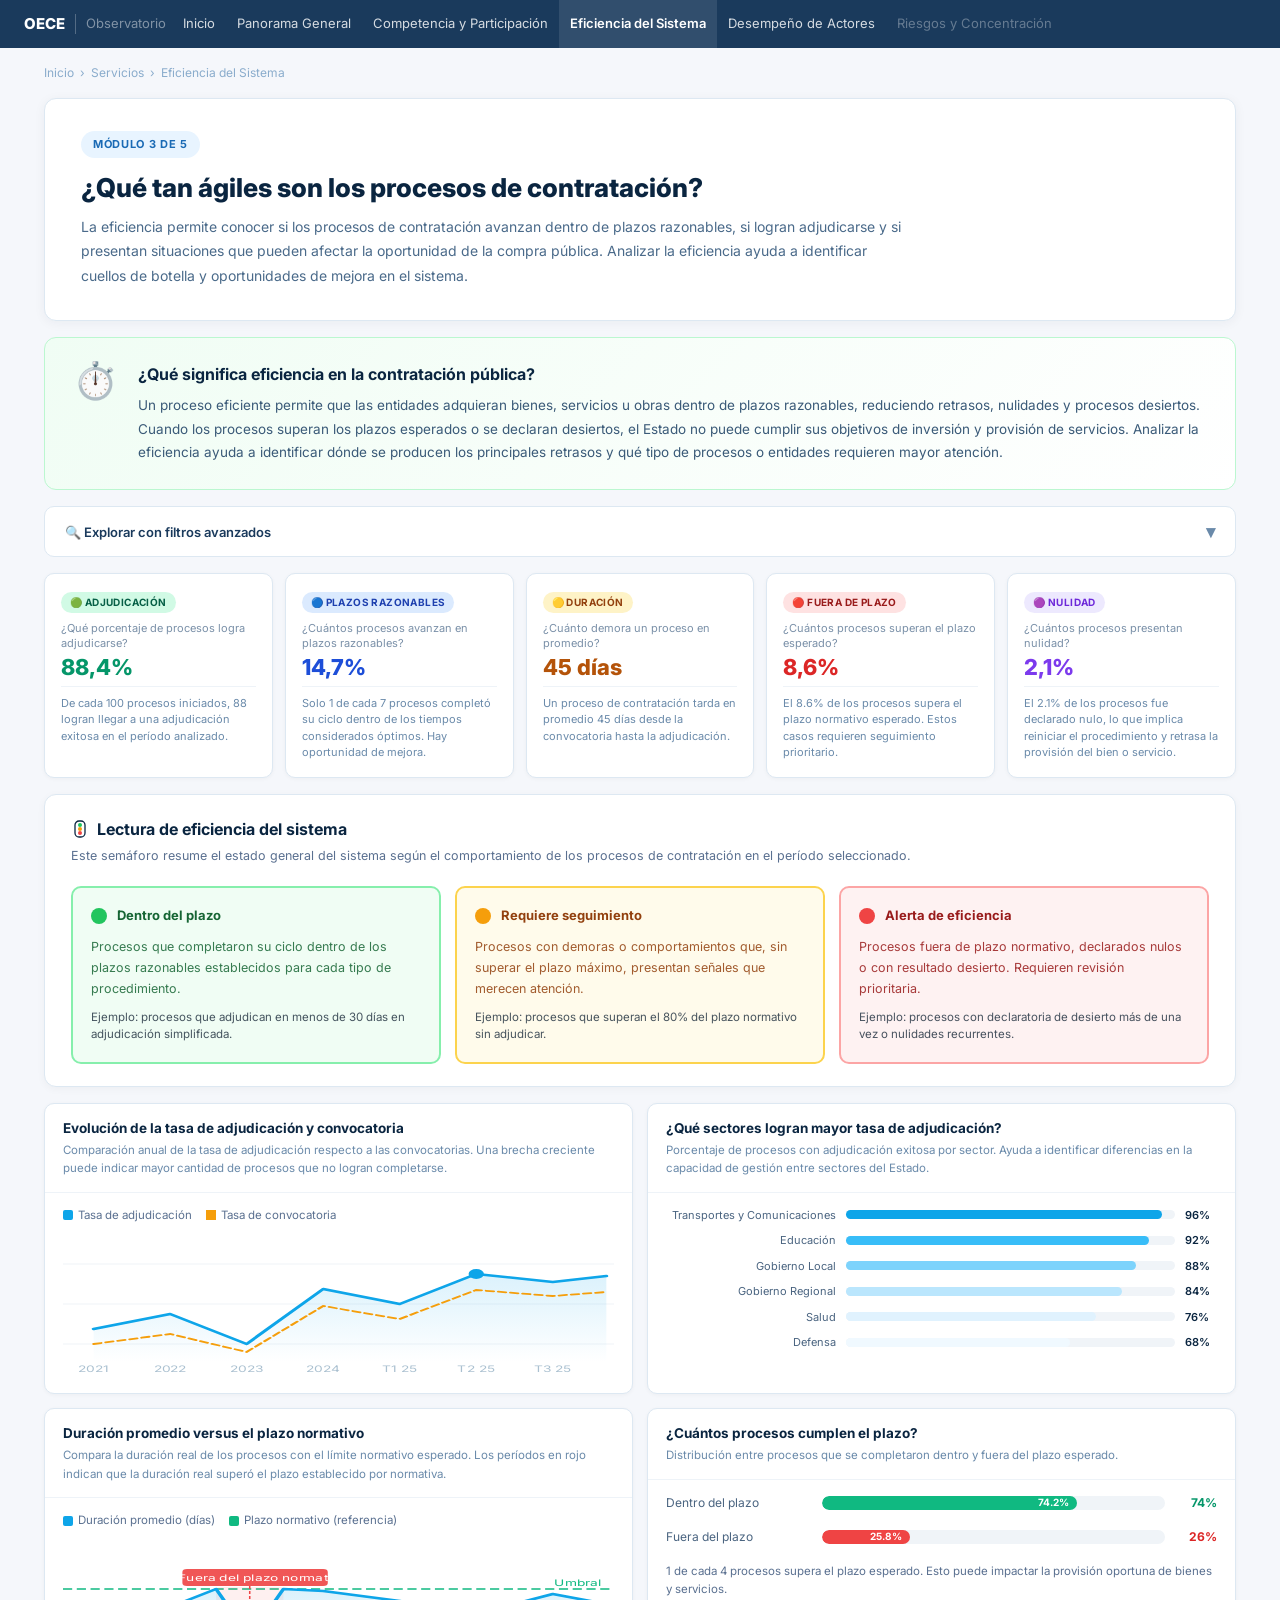
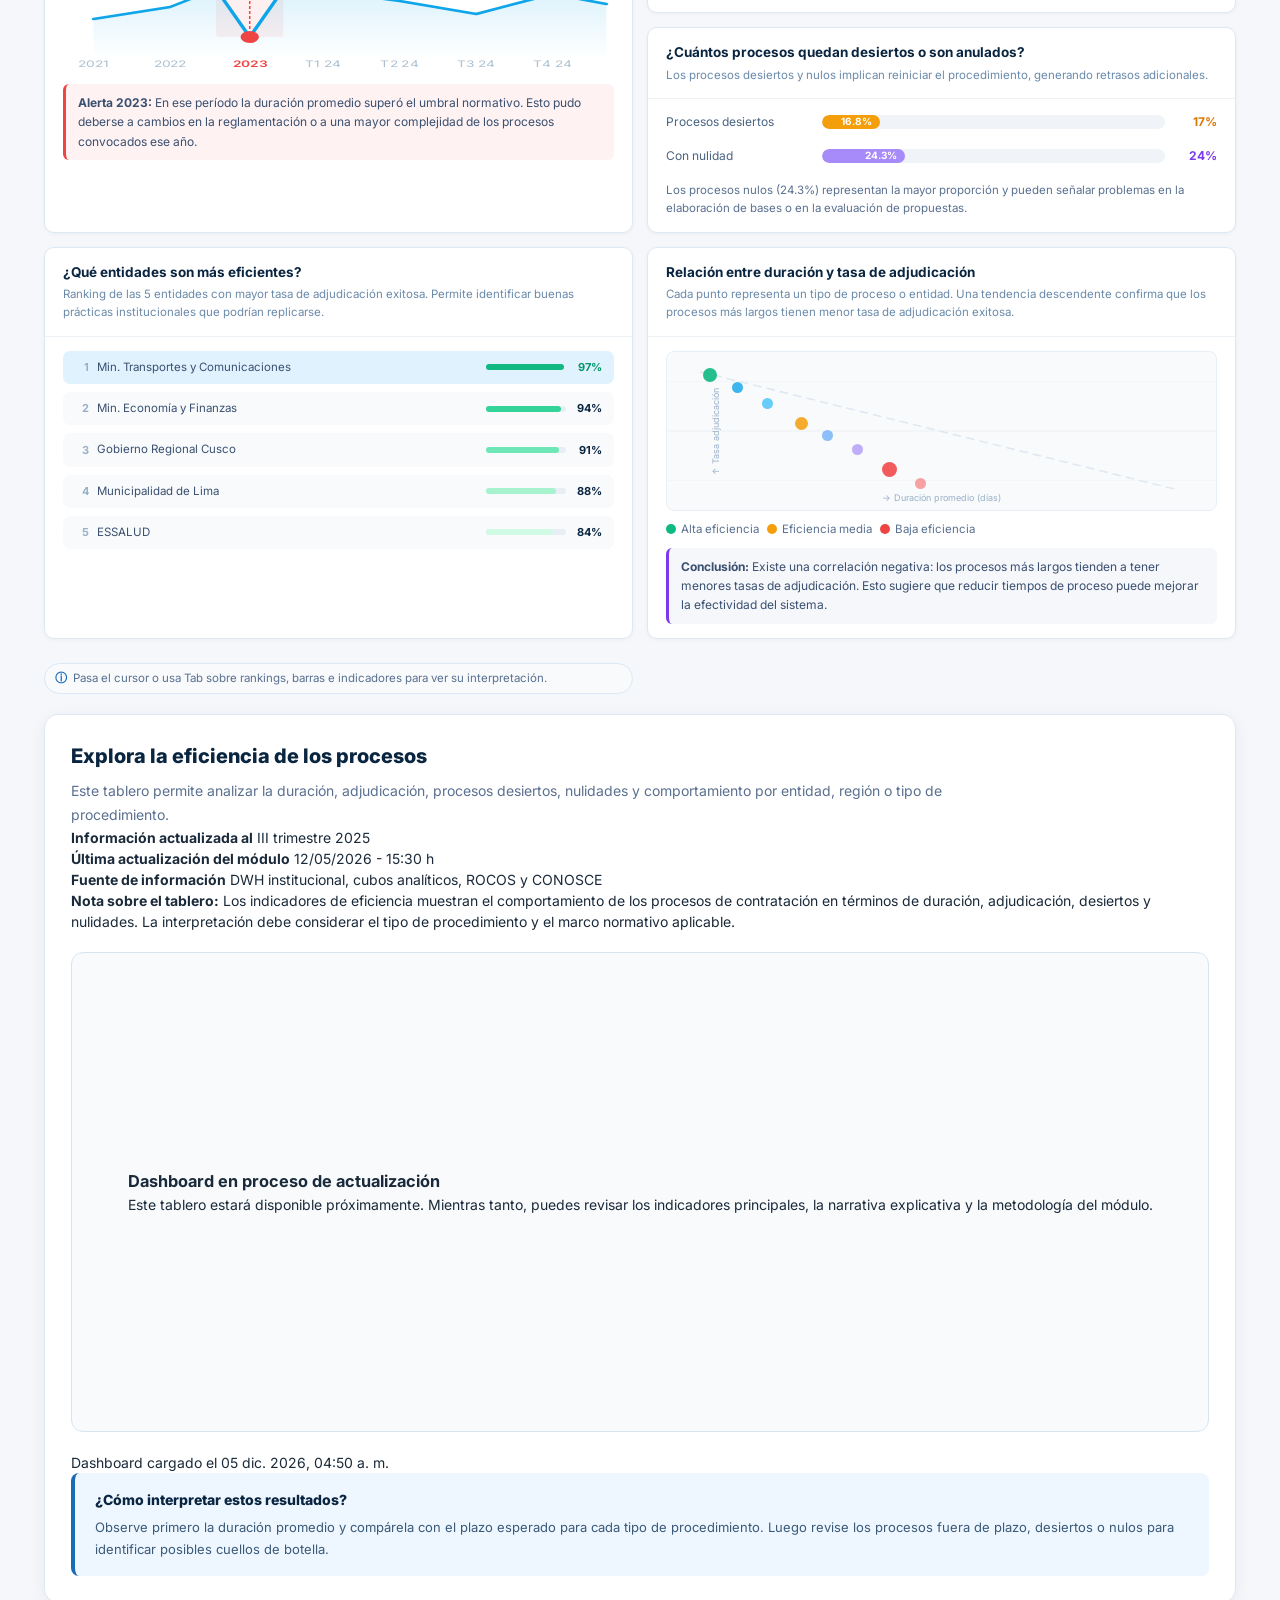
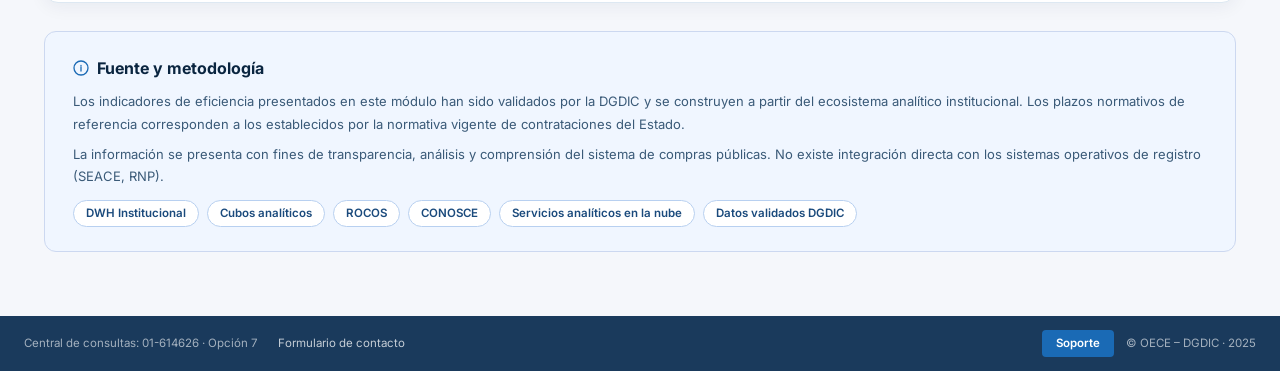
<file: eficiencia.html>
<!DOCTYPE html>
<html lang="es">
<head>
<meta charset="UTF-8">
<meta name="viewport" content="width=device-width, initial-scale=1.0">
<title>Eficiencia del Sistema – Observatorio OECE</title>
<link rel="preconnect" href="https://fonts.googleapis.com">
<link href="https://fonts.googleapis.com/css2?family=Inter:wght@300;400;500;600;700;800&display=swap" rel="stylesheet">
<style>
*,*::before,*::after{box-sizing:border-box;margin:0;padding:0}
body{font-family:'Inter',sans-serif;color:#1a2a3a;background:#f5f7fb;font-size:14px;line-height:1.5}
a{text-decoration:none;color:inherit}
a:focus,button:focus,select:focus{outline:3px solid rgba(26,106,181,.4);outline-offset:2px}

/* NAV */
.nav{background:#1a3a5c;height:48px;display:flex;align-items:center;padding:0 24px;position:sticky;top:0;z-index:999}
.nav-logo{color:#fff;font-weight:800;font-size:15px;flex-shrink:0;display:flex;align-items:center}
.nav-logo span{color:rgba(255,255,255,.45);font-weight:400;font-size:13px;border-left:1px solid rgba(255,255,255,.25);padding-left:10px;margin-left:10px}
.nav-link{color:rgba(255,255,255,.82);font-size:13px;padding:0 11px;height:48px;display:flex;align-items:center;cursor:pointer;transition:background .15s;border:none;background:none;font-family:'Inter',sans-serif;white-space:nowrap}
.nav-link:hover,.nav-link.active{background:rgba(255,255,255,.1)}
.nav-link.active{font-weight:600;color:#fff}
.nav-disabled{opacity:.4;cursor:default;pointer-events:none}
.nav-spacer{flex:1}
.nav-links{display:flex;align-items:center;margin-left:6px}

/* LAYOUT */
.wrap{max-width:1240px;margin:0 auto;padding:0 24px 56px}
.breadcrumb{font-size:12px;color:#8aaccc;padding:16px 0 0;display:flex;align-items:center;gap:6px}
.breadcrumb a{color:#8aaccc}
.breadcrumb a:hover{color:#1a6ab5}

/* NARRATIVE HEADER */
.narrative-header{background:#fff;border:1px solid #dde8f2;border-radius:12px;padding:32px 36px;margin:16px 0 0;box-shadow:0 2px 12px rgba(10,37,64,.05)}
.nh-eyebrow{display:inline-block;background:#e8f4ff;color:#1a6ab5;font-size:11px;font-weight:700;letter-spacing:.06em;text-transform:uppercase;padding:5px 12px;border-radius:999px;margin-bottom:14px}
.nh-title{font-size:26px;font-weight:800;color:#0a2540;line-height:1.2;margin-bottom:12px}
.nh-desc{font-size:14px;color:#4a6a8a;line-height:1.75;max-width:820px}

/* EDUCATIONAL BLOCK */
.edu-block{background:linear-gradient(135deg,#f0fdf4 0%,#fff 100%);border:1px solid #bbf7d0;border-radius:12px;padding:24px 28px;margin:16px 0;display:grid;grid-template-columns:auto 1fr;gap:20px;align-items:start}
.edu-ico{font-size:36px;flex-shrink:0;line-height:1}
.edu-title{font-size:16px;font-weight:700;color:#0a2540;margin-bottom:8px}
.edu-text{font-size:13.5px;color:#3a5a78;line-height:1.75}

/* FILTERS */
.filter-accordion{background:#fff;border:1px solid #dde8f2;border-radius:10px;overflow:hidden;margin:16px 0}
.filter-acc-btn{width:100%;padding:14px 20px;display:flex;align-items:center;justify-content:space-between;cursor:pointer;background:none;border:none;font-family:'Inter',sans-serif;font-size:13px;font-weight:600;color:#1a3a5c;text-align:left}
.filter-acc-btn:hover{background:#f8fafc}
.filter-acc-ico{font-size:18px;transition:transform .25s;color:#6a8aaa}
.filter-acc-ico.open{transform:rotate(180deg)}
.filter-body{display:none;padding:16px 20px 18px;border-top:1px solid #eef3f8;background:#fafcff}
.filter-body.open{display:block}
.filter-grid{display:grid;grid-template-columns:repeat(4,1fr) auto;gap:10px;align-items:end}
.fg{display:flex;flex-direction:column;gap:4px}
.fl{font-size:10.5px;font-weight:600;color:#7a90a8;text-transform:uppercase;letter-spacing:.04em}
.fs{font-size:12px;padding:8px 10px;border:1px solid #ccd8e4;border-radius:5px;color:#1a3a5c;background:#fff;width:100%;appearance:none;background-image:url("data:image/svg+xml,%3Csvg xmlns='http://www.w3.org/2000/svg' width='10' height='10' viewBox='0 0 24 24' fill='none' stroke='%236a8aaa' stroke-width='2'%3E%3Cpath d='m6 9 6 6 6-6'/%3E%3C/svg%3E");background-repeat:no-repeat;background-position:right 8px center}
.btn-search{background:#1a3a5c;color:#fff;border:none;border-radius:5px;padding:9px 18px;font-size:12px;font-weight:600;cursor:pointer;font-family:'Inter',sans-serif;white-space:nowrap}
.btn-clear{background:#fff;color:#6a8aaa;border:1px solid #ccd8e4;border-radius:5px;padding:9px 14px;font-size:12px;cursor:pointer;font-family:'Inter',sans-serif}

/* 5 KPIs */
.kpi5{display:grid;grid-template-columns:repeat(5,1fr);gap:12px;margin:16px 0}
.kpi5-item{background:#fff;border:1px solid #dde8f2;border-radius:10px;padding:16px;box-shadow:0 1px 4px rgba(0,0,0,.04)}
.k5-tag{display:inline-block;font-size:10px;font-weight:700;padding:3px 9px;border-radius:999px;margin-bottom:8px;text-transform:uppercase;letter-spacing:.04em}
.k5-q{font-size:11px;color:#7a90a8;margin-bottom:5px;line-height:1.35;min-height:28px}
.k5-val{font-size:22px;font-weight:800;line-height:1;margin-bottom:4px}
.k5-interp{font-size:11px;color:#6a8aaa;line-height:1.5;margin-top:8px;padding-top:8px;border-top:1px solid #eef3f8}

/* SEMÁFORO */
.semaforo-box{background:#fff;border:1px solid #dde8f2;border-radius:12px;padding:22px 26px;margin:16px 0;box-shadow:0 2px 8px rgba(0,0,0,.04)}
.sem-title{font-size:16px;font-weight:700;color:#0a2540;margin-bottom:5px;display:flex;align-items:center;gap:8px}
.sem-sub{font-size:12.5px;color:#5a7090;margin-bottom:20px;line-height:1.6}
.sem-grid{display:grid;grid-template-columns:repeat(3,1fr);gap:14px}
.sem-card{border-radius:10px;padding:18px;position:relative;overflow:hidden}
.sem-card.verde{background:#f0fdf4;border:2px solid #86efac}
.sem-card.amber{background:#fffbeb;border:2px solid #fcd34d}
.sem-card.rojo{background:#fef2f2;border:2px solid #fca5a5}
.sem-indicator{display:flex;align-items:center;gap:10px;margin-bottom:12px}
.sem-dot{width:16px;height:16px;border-radius:50%;flex-shrink:0}
.sem-dot.verde{background:#22c55e}
.sem-dot.amber{background:#f59e0b}
.sem-dot.rojo{background:#ef4444}
.sem-label{font-size:13px;font-weight:700}
.sem-card.verde .sem-label{color:#166534}
.sem-card.amber .sem-label{color:#92400e}
.sem-card.rojo .sem-label{color:#991b1b}
.sem-desc{font-size:12.5px;line-height:1.65}
.sem-card.verde .sem-desc{color:#166534;opacity:.85}
.sem-card.amber .sem-desc{color:#92400e;opacity:.85}
.sem-card.rojo .sem-desc{color:#991b1b;opacity:.85}
.sem-examples{margin-top:10px;font-size:11.5px;opacity:.8}

/* CHART CARDS */
.chart-card{background:#fff;border:1px solid #dde8f2;border-radius:10px;overflow:hidden;box-shadow:0 1px 4px rgba(0,0,0,.04)}
.chd{padding:14px 18px;border-bottom:1px solid #eef3f8}
.chd h3{font-size:13.5px;font-weight:700;color:#0a2540;margin-bottom:3px}
.chd p{font-size:11.5px;color:#6a8aaa;line-height:1.6}
.chb{padding:14px 18px}
.two-col{display:grid;grid-template-columns:1fr 1fr;gap:14px;margin-bottom:14px}
.hbar{display:flex;flex-direction:column;gap:9px}
.hbar-row{display:flex;align-items:center;gap:10px}
.hbar-lbl{font-size:11px;color:#4a6480;width:170px;flex-shrink:0;text-align:right;line-height:1.3}
.hbar-track{flex:1;height:9px;background:#f0f4f8;border-radius:5px}
.hbar-fill{height:100%;border-radius:5px}
.hbar-val{font-size:11px;font-weight:600;color:#0a2540;width:32px}

/* PROGRESS BARS */
.prog-row{display:flex;align-items:center;gap:16px;margin-bottom:16px}
.prog-label{font-size:12px;color:#4a6480;width:140px;flex-shrink:0}
.prog-outer{flex:1;height:14px;border-radius:7px;background:#f0f4f8;overflow:hidden}
.prog-inner{height:100%;border-radius:7px;display:flex;align-items:center;justify-content:flex-end;padding-right:8px}
.prog-pct{font-size:10px;font-weight:700;color:#fff}
.prog-val{font-size:12px;font-weight:700;width:36px;text-align:right}

/* RANKING */
.rank-r{display:flex;align-items:center;gap:8px;margin-bottom:8px;padding:8px 12px;border-radius:7px;background:#f8fafc}
.rank-r.top1{background:#e0f2fe}
.rank-pos{font-size:11px;font-weight:700;color:#9ab0c8;width:14px;text-align:right;flex-shrink:0}
.rank-nm{font-size:11.5px;color:#3a5070;flex:1}
.rank-bw{width:80px;height:6px;background:#e8eef6;border-radius:3px;flex-shrink:0}
.rank-bf{height:100%;border-radius:3px}
.rank-vl{font-size:11px;font-weight:700;color:#0a2540;width:28px;text-align:right;flex-shrink:0}

/* SCATTER */
.scatter-box{position:relative;background:#f8fafc;border-radius:8px;height:160px;overflow:hidden;border:1px solid #e8eef6}
.s-dot{position:absolute;border-radius:50%;cursor:pointer;transition:opacity .15s}
.s-dot:hover{opacity:1!important;transform:scale(1.2)}

/* LEGEND */
.legend-row{display:flex;gap:14px;flex-wrap:wrap}
.leg-item{display:flex;align-items:center;gap:5px;font-size:11.5px;color:#5a7090}
.leg-dot{width:10px;height:10px;border-radius:2px;flex-shrink:0}

/* DASHBOARD */
.dashboard-section{background:#fff;border:1px solid #dde8f2;border-radius:14px;padding:26px;margin:20px 0;box-shadow:0 4px 18px rgba(10,37,64,.06)}
.dashboard-intro h2{font-size:20px;font-weight:800;color:#0a2540;margin-bottom:8px}
.dashboard-intro p{font-size:14px;color:#5a7090;line-height:1.72;max-width:900px}
.dashboard-frame{margin:20px 0;border-radius:12px;overflow:hidden;border:1px solid #d8e4f0;background:#f8fafc;min-height:480px;display:flex;align-items:center;justify-content:center}
.dashboard-frame iframe{width:100%;height:480px;border:0}
.dashboard-placeholder{text-align:center;padding:40px 20px;color:#7a96b0}
.dashboard-placeholder .ph-ico{font-size:40px;margin-bottom:12px;opacity:.5}
.dashboard-placeholder h3{font-size:15px;font-weight:600;margin-bottom:8px;color:#4a6a8a}
.dashboard-placeholder p{font-size:13px;color:#8aaccc;line-height:1.65;max-width:400px;margin:0 auto}
.dashboard-placeholder code{display:inline-block;background:#e8f4ff;color:#1a4a7c;font-size:11px;padding:3px 8px;border-radius:4px;margin-top:8px}
.dashboard-interpretation{background:#eef6ff;border-left:4px solid #1a6ab5;border-radius:8px;padding:16px 20px}
.dashboard-interpretation h3{font-size:14px;font-weight:800;color:#0a2540;margin-bottom:6px}
.dashboard-interpretation p{font-size:13px;color:#3a5a78;line-height:1.7}

/* METHODOLOGY */
.methodology-box{background:#f0f6ff;border:1px solid #ccd8f0;border-radius:12px;padding:24px 28px;margin-top:28px}
.methodology-box h2{font-size:16px;font-weight:700;color:#0a2540;margin-bottom:10px;display:flex;align-items:center;gap:8px}
.methodology-box p{font-size:13px;color:#3a5a78;line-height:1.72;margin-bottom:8px}
.source-chips{display:flex;gap:8px;flex-wrap:wrap;margin-top:12px}
.source-chip{background:#fff;border:1px solid #b8d0f0;color:#1a4a7c;font-size:11.5px;font-weight:600;padding:4px 12px;border-radius:999px}

/* FOOTER */
.footer{background:#1a3a5c;padding:14px 24px;display:flex;align-items:center;justify-content:space-between;font-size:11.5px;color:rgba(255,255,255,.6);gap:16px;flex-wrap:wrap;margin-top:8px}
.footer a{color:rgba(255,255,255,.75)}
.footer-btn{background:#1a6ab5;color:#fff!important;padding:5px 14px;border-radius:4px;font-weight:600}

/* RESPONSIVE */
@media(max-width:960px){
  .kpi5,.sem-grid{grid-template-columns:repeat(2,1fr)}
  .two-col{grid-template-columns:1fr}
  .filter-grid{grid-template-columns:repeat(2,1fr)}
  .edu-block{grid-template-columns:1fr}
}
@media(max-width:640px){
  .wrap{padding:0 14px 40px}
  .kpi5{grid-template-columns:1fr}
  .sem-grid{grid-template-columns:1fr}
  .nh-title{font-size:20px}
}


/* ═══════════════════════════════
   TOOLTIP NARRATIVO - OBSERVATORIO OECE
   Convierte gráficos, KPIs, rankings y mapas en elementos explicativos.
════════════════════════════════ */
.chart-tooltip {
  position: fixed;
  z-index: 99999;
  max-width: 300px;
  background: #07045c;
  color: #ffffff;
  border-radius: 12px;
  padding: 13px 15px;
  font-size: 12px;
  line-height: 1.45;
  box-shadow: 0 14px 34px rgba(0, 0, 0, 0.24);
  pointer-events: none;
  opacity: 0;
  transform: translate(-50%, -108%);
  transition: opacity .12s ease, transform .12s ease;
}
.chart-tooltip.is-visible {
  opacity: 1;
  transform: translate(-50%, -118%);
}
.chart-tooltip::after {
  content: "";
  position: absolute;
  left: 50%;
  bottom: -7px;
  transform: translateX(-50%);
  border-width: 7px 7px 0 7px;
  border-style: solid;
  border-color: #07045c transparent transparent transparent;
}
.chart-tooltip__title {
  font-weight: 800;
  font-size: 13px;
  margin-bottom: 4px;
}
.chart-tooltip__value {
  font-weight: 700;
  color: #ffffff;
  margin-bottom: 6px;
}
.chart-tooltip__desc {
  color: rgba(255, 255, 255, .84);
  font-size: 11.5px;
}
.chart-tooltip__meta {
  margin-top: 8px;
  padding-top: 7px;
  border-top: 1px solid rgba(255, 255, 255, .18);
  font-size: 10.5px;
  color: rgba(255, 255, 255, .72);
}
[data-tooltip-chart],
.rank-row,
.hbar-row,
.kpi-c,
.kpi5-item,
.hero-kpi-item,
.insight-card,
.funnel-step,
.sem-card,
.actor-tab,
.map-tab {
  position: relative;
}
[data-tooltip-chart]:focus-visible,
.rank-row:focus-visible,
.hbar-row:focus-visible,
.kpi-c:focus-visible,
.kpi5-item:focus-visible,
.hero-kpi-item:focus-visible,
.insight-card:focus-visible,
.funnel-step:focus-visible,
.sem-card:focus-visible,
.actor-tab:focus-visible,
.map-tab:focus-visible {
  outline: 3px solid rgba(26,106,181,.35);
  outline-offset: 3px;
}
.tooltip-help-note {
  display: inline-flex;
  align-items: center;
  gap: 6px;
  font-size: 11.5px;
  color: #5a7090;
  background: #f8fafc;
  border: 1px solid #dbe8f6;
  border-radius: 999px;
  padding: 6px 10px;
  margin: 10px 0 0;
}
.tooltip-help-note::before { content: "ⓘ"; color: #1a6ab5; font-weight: 700; }
.chart-explanation-panel {
  background: #f8fafc;
  border: 1px solid #dbe8f6;
  border-left: 4px solid #1a6ab5;
  border-radius: 10px;
  padding: 14px 16px;
  margin: 12px 0 18px;
  font-size: 12.8px;
  color: #3a5a78;
  line-height: 1.65;
}
.chart-explanation-panel strong { color:#0a2540; }
.dashboard-loading-slow::after {
  content: "El dashboard está tardando más de lo esperado en cargar. Verifique su conexión o actualice la página.";
  display: block;
  background: #fffbea;
  border-top: 1px solid #f5d97a;
  color: #5f4b16;
  font-size: 12px;
  padding: 10px 14px;
}
.dashboard-loaded::after { content: ""; display: none; }
@media (max-width: 640px) {
  .chart-tooltip { max-width: 260px; font-size: 11.5px; }
}

</style>
</head>
<body data-observatorio-page="eficiencia">

<!-- NAV -->
<nav class="nav" role="navigation" aria-label="Menú principal">
  <div class="nav-logo">OECE <span>Observatorio</span></div>
  <div class="nav-links">
    <a class="nav-link" href="index.html">Inicio</a>
    <a class="nav-link" href="panorama.html">Panorama General</a>
    <a class="nav-link" href="competencia.html">Competencia y Participación</a>
    <a class="nav-link active" href="eficiencia.html" aria-current="page">Eficiencia del Sistema</a>
    <a class="nav-link" href="desempeno.html">Desempeño de Actores</a>
    <a class="nav-link nav-disabled" tabindex="-1">Riesgos y Concentración</a>
  </div>
  <div class="nav-spacer"></div>
</nav>

<div class="wrap">

  <!-- BREADCRUMB -->
  <nav class="breadcrumb" aria-label="Ruta de navegación">
    <a href="index.html">Inicio</a> <span>›</span>
    <a href="#">Servicios</a> <span>›</span>
    <span>Eficiencia del Sistema</span>
  </nav>

  <!-- NARRATIVE HEADER -->
  <div class="narrative-header">
    <div class="nh-eyebrow">Módulo 3 de 5</div>
    <h1 class="nh-title">¿Qué tan ágiles son los procesos de contratación?</h1>
    <p class="nh-desc">La eficiencia permite conocer si los procesos de contratación avanzan dentro de plazos razonables, si logran adjudicarse y si presentan situaciones que pueden afectar la oportunidad de la compra pública. Analizar la eficiencia ayuda a identificar cuellos de botella y oportunidades de mejora en el sistema.</p>
  </div>

  <!-- BLOQUE EDUCATIVO -->
  <div class="edu-block" role="note" aria-label="¿Qué significa eficiencia en la contratación pública?">
    <div class="edu-ico" aria-hidden="true">⏱️</div>
    <div>
      <div class="edu-title">¿Qué significa eficiencia en la contratación pública?</div>
      <div class="edu-text">Un proceso eficiente permite que las entidades adquieran bienes, servicios u obras dentro de plazos razonables, reduciendo retrasos, nulidades y procesos desiertos. Cuando los procesos superan los plazos esperados o se declaran desiertos, el Estado no puede cumplir sus objetivos de inversión y provisión de servicios. Analizar la eficiencia ayuda a identificar dónde se producen los principales retrasos y qué tipo de procesos o entidades requieren mayor atención.</div>
    </div>
  </div>

  <!-- FILTROS -->
  <div class="filter-accordion" role="region" aria-label="Filtros de exploración">
    <button class="filter-acc-btn" id="fbtn" onclick="toggleFilter()" aria-expanded="false" aria-controls="fbody">
      <span>🔍 Explorar con filtros avanzados</span>
      <span class="filter-acc-ico" id="fico" aria-hidden="true">▾</span>
    </button>
    <div class="filter-body" id="fbody">
      <div class="filter-grid">
        <div class="fg"><div class="fl">Año</div><select class="fs" aria-label="Filtrar por año"><option value="">Todos</option><option>2025</option><option>2024</option><option>2023</option></select></div>
        <div class="fg"><div class="fl">Tipo de proceso</div><select class="fs" aria-label="Filtrar por tipo de proceso"><option value="">Todos</option><option>Licitación pública</option><option>Adjudicación simplificada</option></select></div>
        <div class="fg"><div class="fl">Nivel de gobierno</div><select class="fs" aria-label="Filtrar por nivel de gobierno"><option value="">Todos</option><option>Nacional</option><option>Regional</option><option>Local</option></select></div>
        <div class="fg"><div class="fl">Región</div><select class="fs" aria-label="Filtrar por región"><option value="">Todos</option><option>Lima</option><option>Cusco</option></select></div>
        <div style="display:flex;gap:8px;align-items:flex-end">
          <button class="btn-clear" onclick="clearFilters()">↺ Limpiar</button>
          <button class="btn-search">Buscar</button>
        </div>
      </div>
    </div>
  </div>

  <!-- 5 KPIs RENOMBRADOS -->
  <div class="kpi5" role="region" aria-label="Indicadores de eficiencia">
    <div class="kpi5-item" data-title="Tasa de adjudicación" data-value="88,4%" data-indicator="Eficiencia del sistema" data-description="Indica qué proporción de procesos logra llegar a adjudicación en el periodo analizado.">
      <span class="k5-tag" style="background:#d1fae5;color:#065f46">🟢 Adjudicación</span>
      <div class="k5-q">¿Qué porcentaje de procesos logra adjudicarse?</div>
      <div class="k5-val" style="color:#059669">88,4%</div>
      <div class="k5-interp">De cada 100 procesos iniciados, 88 logran llegar a una adjudicación exitosa en el período analizado.</div>
    </div>
    <div class="kpi5-item">
      <span class="k5-tag" style="background:#dbeafe;color:#1e40af">🔵 Plazos razonables</span>
      <div class="k5-q">¿Cuántos procesos avanzan en plazos razonables?</div>
      <div class="k5-val" style="color:#1d4ed8">14,7%</div>
      <div class="k5-interp">Solo 1 de cada 7 procesos completó su ciclo dentro de los tiempos considerados óptimos. Hay oportunidad de mejora.</div>
    </div>
    <div class="kpi5-item">
      <span class="k5-tag" style="background:#fef3c7;color:#92400e">🟡 Duración</span>
      <div class="k5-q">¿Cuánto demora un proceso en promedio?</div>
      <div class="k5-val" style="color:#b45309">45 días</div>
      <div class="k5-interp">Un proceso de contratación tarda en promedio 45 días desde la convocatoria hasta la adjudicación.</div>
    </div>
    <div class="kpi5-item">
      <span class="k5-tag" style="background:#fee2e2;color:#991b1b">🔴 Fuera de plazo</span>
      <div class="k5-q">¿Cuántos procesos superan el plazo esperado?</div>
      <div class="k5-val" style="color:#dc2626">8,6%</div>
      <div class="k5-interp">El 8.6% de los procesos supera el plazo normativo esperado. Estos casos requieren seguimiento prioritario.</div>
    </div>
    <div class="kpi5-item">
      <span class="k5-tag" style="background:#ede9fe;color:#6d28d9">🟣 Nulidad</span>
      <div class="k5-q">¿Cuántos procesos presentan nulidad?</div>
      <div class="k5-val" style="color:#7c3aed">2,1%</div>
      <div class="k5-interp">El 2.1% de los procesos fue declarado nulo, lo que implica reiniciar el procedimiento y retrasa la provisión del bien o servicio.</div>
    </div>
  </div>

  <!-- SEMÁFORO DE EFICIENCIA -->
  <div class="semaforo-box" role="region" aria-labelledby="sem-title">
    <div class="sem-title" id="sem-title">
      <svg width="18" height="18" viewBox="0 0 18 18" fill="none" aria-hidden="true"><rect x="4" y="1" width="10" height="16" rx="4" stroke="#0a2540" stroke-width="1.3"/><circle cx="9" cy="5" r="2" fill="#22c55e"/><circle cx="9" cy="9" r="2" fill="#f59e0b"/><circle cx="9" cy="13" r="2" fill="#ef4444"/></svg>
      Lectura de eficiencia del sistema
    </div>
    <div class="sem-sub">Este semáforo resume el estado general del sistema según el comportamiento de los procesos de contratación en el período seleccionado.</div>
    <div class="sem-grid" role="list">
      <div class="sem-card verde" role="listitem">
        <div class="sem-indicator">
          <div class="sem-dot verde" aria-label="Verde"></div>
          <div class="sem-label">Dentro del plazo</div>
        </div>
        <div class="sem-desc">Procesos que completaron su ciclo dentro de los plazos razonables establecidos para cada tipo de procedimiento.</div>
        <div class="sem-examples">Ejemplo: procesos que adjudican en menos de 30 días en adjudicación simplificada.</div>
      </div>
      <div class="sem-card amber" role="listitem">
        <div class="sem-indicator">
          <div class="sem-dot amber" aria-label="Ámbar"></div>
          <div class="sem-label">Requiere seguimiento</div>
        </div>
        <div class="sem-desc">Procesos con demoras o comportamientos que, sin superar el plazo máximo, presentan señales que merecen atención.</div>
        <div class="sem-examples">Ejemplo: procesos que superan el 80% del plazo normativo sin adjudicar.</div>
      </div>
      <div class="sem-card rojo" role="listitem">
        <div class="sem-indicator">
          <div class="sem-dot rojo" aria-label="Rojo"></div>
          <div class="sem-label">Alerta de eficiencia</div>
        </div>
        <div class="sem-desc">Procesos fuera de plazo normativo, declarados nulos o con resultado desierto. Requieren revisión prioritaria.</div>
        <div class="sem-examples">Ejemplo: procesos con declaratoria de desierto más de una vez o nulidades recurrentes.</div>
      </div>
    </div>
  </div>

  <!-- CHARTS ROW 1 -->
  <div class="two-col">
    <div class="chart-card">
      <div class="chd">
        <h3>Evolución de la tasa de adjudicación y convocatoria</h3>
        <p>Comparación anual de la tasa de adjudicación respecto a las convocatorias. Una brecha creciente puede indicar mayor cantidad de procesos que no logran completarse.</p>
      </div>
      <div class="chb">
        <div class="legend-row" style="margin-bottom:10px">
          <div class="leg-item"><div class="leg-dot" style="background:#0ea5e9"></div>Tasa de adjudicación</div>
          <div class="leg-item"><div class="leg-dot" style="background:#f59e0b;border-radius:0"></div>Tasa de convocatoria</div>
        </div>
        <svg width="100%" height="140" viewBox="0 0 360 140" preserveAspectRatio="none" aria-label="Gráfico de líneas: evolución de tasas 2021-2026">
          <defs><linearGradient id="eg1" x1="0" y1="0" x2="0" y2="1"><stop offset="0%" stop-color="#0ea5e9" stop-opacity=".15"/><stop offset="100%" stop-color="#0ea5e9" stop-opacity="0"/></linearGradient></defs>
          <line x1="0" y1="30" x2="360" y2="30" stroke="#f0f4f8" stroke-width="1"/>
          <line x1="0" y1="70" x2="360" y2="70" stroke="#f0f4f8" stroke-width="1"/>
          <line x1="0" y1="110" x2="360" y2="110" stroke="#f0f4f8" stroke-width="1"/>
          <polygon points="20,95 70,80 120,110 170,55 220,70 270,40 320,48 355,42 355,128 20,128" fill="url(#eg1)"/>
          <polyline points="20,95 70,80 120,110 170,55 220,70 270,40 320,48 355,42" fill="none" stroke="#0ea5e9" stroke-width="2.5" stroke-linecap="round" stroke-linejoin="round"/>
          <polyline points="20,110 70,100 120,118 170,72 220,85 270,56 320,62 355,58" fill="none" stroke="#f59e0b" stroke-width="1.8" stroke-linecap="round" stroke-dasharray="5 3"/>
          <circle cx="270" cy="40" r="5" fill="#0ea5e9"/>
          <text x="20" y="138" font-size="9" fill="#aac0d0" text-anchor="middle">2021</text>
          <text x="70" y="138" font-size="9" fill="#aac0d0" text-anchor="middle">2022</text>
          <text x="120" y="138" font-size="9" fill="#aac0d0" text-anchor="middle">2023</text>
          <text x="170" y="138" font-size="9" fill="#aac0d0" text-anchor="middle">2024</text>
          <text x="220" y="138" font-size="9" fill="#aac0d0" text-anchor="middle">T1 25</text>
          <text x="270" y="138" font-size="9" fill="#aac0d0" text-anchor="middle">T2 25</text>
          <text x="320" y="138" font-size="9" fill="#aac0d0" text-anchor="middle">T3 25</text>
        </svg>
      </div>
    </div>
    <div class="chart-card">
      <div class="chd">
        <h3>¿Qué sectores logran mayor tasa de adjudicación?</h3>
        <p>Porcentaje de procesos con adjudicación exitosa por sector. Ayuda a identificar diferencias en la capacidad de gestión entre sectores del Estado.</p>
      </div>
      <div class="chb">
        <div class="hbar" role="list" aria-label="Tasa de adjudicación por sector">
          <div class="hbar-row" role="listitem"><span class="hbar-lbl">Transportes y Comunicaciones</span><div class="hbar-track"><div class="hbar-fill" style="width:96%;background:#0ea5e9"></div></div><span class="hbar-val">96%</span></div>
          <div class="hbar-row" role="listitem"><span class="hbar-lbl">Educación</span><div class="hbar-track"><div class="hbar-fill" style="width:92%;background:#38bdf8"></div></div><span class="hbar-val">92%</span></div>
          <div class="hbar-row" role="listitem"><span class="hbar-lbl">Gobierno Local</span><div class="hbar-track"><div class="hbar-fill" style="width:88%;background:#7dd3fc"></div></div><span class="hbar-val">88%</span></div>
          <div class="hbar-row" role="listitem"><span class="hbar-lbl">Gobierno Regional</span><div class="hbar-track"><div class="hbar-fill" style="width:84%;background:#bae6fd"></div></div><span class="hbar-val">84%</span></div>
          <div class="hbar-row" role="listitem"><span class="hbar-lbl">Salud</span><div class="hbar-track"><div class="hbar-fill" style="width:76%;background:#e0f2fe"></div></div><span class="hbar-val">76%</span></div>
          <div class="hbar-row" role="listitem"><span class="hbar-lbl">Defensa</span><div class="hbar-track"><div class="hbar-fill" style="width:68%;background:#f0f9ff"></div></div><span class="hbar-val">68%</span></div>
        </div>
      </div>
    </div>
  </div>

  <!-- CHARTS ROW 2 -->
  <div class="two-col">
    <div class="chart-card">
      <div class="chd">
        <h3>Duración promedio versus el plazo normativo</h3>
        <p>Compara la duración real de los procesos con el límite normativo esperado. Los períodos en rojo indican que la duración real superó el plazo establecido por normativa.</p>
      </div>
      <div class="chb">
        <div class="legend-row" style="margin-bottom:10px">
          <div class="leg-item"><div class="leg-dot" style="background:#0ea5e9"></div>Duración promedio (días)</div>
          <div class="leg-item"><div class="leg-dot" style="background:#10b981"></div>Plazo normativo (referencia)</div>
        </div>
        <svg width="100%" height="130" viewBox="0 0 360 130" preserveAspectRatio="none" aria-label="Duración promedio versus umbral normativo, con zona fuera de plazo marcada en rojo">
          <!-- Umbral -->
          <line x1="0" y1="50" x2="360" y2="50" stroke="#10b981" stroke-width="1.5" stroke-dasharray="6 3"/>
          <text x="352" y="47" font-size="9" fill="#10b981" text-anchor="end">Umbral</text>
          <!-- Zona fuera de plazo -->
          <rect x="100" y="48" width="44" height="50" fill="rgba(239,68,68,.08)" rx="2"/>
          <defs><linearGradient id="eg2" x1="0" y1="0" x2="0" y2="1"><stop offset="0%" stop-color="#0ea5e9" stop-opacity=".15"/><stop offset="100%" stop-color="#0ea5e9" stop-opacity="0"/></linearGradient></defs>
          <polygon points="20,80 70,68 100,50 122,98 144,50 170,52 220,62 270,75 320,55 355,65 355,120 20,120" fill="url(#eg2)"/>
          <polyline points="20,80 70,68 100,50 122,98 144,50 170,52 220,62 270,75 320,55 355,65" fill="none" stroke="#0ea5e9" stroke-width="2.5" stroke-linecap="round" stroke-linejoin="round"/>
          <circle cx="122" cy="98" r="6" fill="#ef4444"/>
          <rect x="78" y="30" width="95" height="17" rx="3" fill="#ef4444" opacity=".9"/>
          <text x="125" y="42" text-anchor="middle" font-size="9" fill="#fff" font-family="Inter">⚠ Fuera del plazo normativo</text>
          <line x1="122" y1="47" x2="122" y2="92" stroke="#ef4444" stroke-width="1" stroke-dasharray="3 2"/>
          <text x="20" y="128" font-size="9" fill="#aac0d0" text-anchor="middle">2021</text>
          <text x="70" y="128" font-size="9" fill="#aac0d0" text-anchor="middle">2022</text>
          <text x="122" y="128" font-size="9" fill="#ef4444" text-anchor="middle" font-weight="600">2023</text>
          <text x="170" y="128" font-size="9" fill="#aac0d0" text-anchor="middle">T1 24</text>
          <text x="220" y="128" font-size="9" fill="#aac0d0" text-anchor="middle">T2 24</text>
          <text x="270" y="128" font-size="9" fill="#aac0d0" text-anchor="middle">T3 24</text>
          <text x="320" y="128" font-size="9" fill="#aac0d0" text-anchor="middle">T4 24</text>
        </svg>
        <p style="font-size:12px;color:#3a5070;margin-top:10px;padding:9px 12px;background:#fef2f2;border-radius:6px;border-left:3px solid #ef4444;line-height:1.6"><strong>Alerta 2023:</strong> En ese período la duración promedio superó el umbral normativo. Esto pudo deberse a cambios en la reglamentación o a una mayor complejidad de los procesos convocados ese año.</p>
      </div>
    </div>
    <div style="display:flex;flex-direction:column;gap:14px">
      <!-- Dentro/fuera -->
      <div class="chart-card" style="flex:1">
        <div class="chd"><h3>¿Cuántos procesos cumplen el plazo?</h3><p>Distribución entre procesos que se completaron dentro y fuera del plazo esperado.</p></div>
        <div class="chb">
          <div class="prog-row" role="group" aria-label="Procesos dentro del plazo: 74.2%">
            <div class="prog-label">Dentro del plazo</div>
            <div class="prog-outer">
              <div class="prog-inner" style="width:74.2%;background:#10b981"><span class="prog-pct">74.2%</span></div>
            </div>
            <div class="prog-val" style="color:#059669">74%</div>
          </div>
          <div class="prog-row" role="group" aria-label="Procesos fuera del plazo: 25.8%">
            <div class="prog-label">Fuera del plazo</div>
            <div class="prog-outer">
              <div class="prog-inner" style="width:25.8%;background:#ef4444"><span class="prog-pct">25.8%</span></div>
            </div>
            <div class="prog-val" style="color:#dc2626">26%</div>
          </div>
          <p style="font-size:11.5px;color:#5a7090;margin-top:8px;line-height:1.6">1 de cada 4 procesos supera el plazo esperado. Esto puede impactar la provisión oportuna de bienes y servicios.</p>
        </div>
      </div>
      <!-- Desiertos / nulidad -->
      <div class="chart-card" style="flex:1">
        <div class="chd"><h3>¿Cuántos procesos quedan desiertos o son anulados?</h3><p>Los procesos desiertos y nulos implican reiniciar el procedimiento, generando retrasos adicionales.</p></div>
        <div class="chb">
          <div class="prog-row" role="group" aria-label="Procesos desiertos: 16.8%">
            <div class="prog-label">Procesos desiertos</div>
            <div class="prog-outer">
              <div class="prog-inner" style="width:16.8%;background:#f59e0b"><span class="prog-pct">16.8%</span></div>
            </div>
            <div class="prog-val" style="color:#d97706">17%</div>
          </div>
          <div class="prog-row" role="group" aria-label="Procesos con nulidad: 24.3%">
            <div class="prog-label">Con nulidad</div>
            <div class="prog-outer">
              <div class="prog-inner" style="width:24.3%;background:#a78bfa"><span class="prog-pct">24.3%</span></div>
            </div>
            <div class="prog-val" style="color:#7c3aed">24%</div>
          </div>
          <p style="font-size:11.5px;color:#5a7090;margin-top:8px;line-height:1.6">Los procesos nulos (24.3%) representan la mayor proporción y pueden señalar problemas en la elaboración de bases o en la evaluación de propuestas.</p>
        </div>
      </div>
    </div>
  </div>

  <!-- ROW 3: Ranking + Scatter -->
  <div class="two-col">
    <div class="chart-card">
      <div class="chd">
        <h3>¿Qué entidades son más eficientes?</h3>
        <p>Ranking de las 5 entidades con mayor tasa de adjudicación exitosa. Permite identificar buenas prácticas institucionales que podrían replicarse.</p>
      </div>
      <div class="chb">
        <div class="rank-r top1" role="listitem">
          <span class="rank-pos">1</span>
          <span class="rank-nm">Min. Transportes y Comunicaciones</span>
          <div class="rank-bw"><div class="rank-bf" style="width:97%;background:#10b981"></div></div>
          <span class="rank-vl" style="color:#059669">97%</span>
        </div>
        <div class="rank-r" role="listitem">
          <span class="rank-pos">2</span>
          <span class="rank-nm">Min. Economía y Finanzas</span>
          <div class="rank-bw"><div class="rank-bf" style="width:94%;background:#34d399"></div></div>
          <span class="rank-vl">94%</span>
        </div>
        <div class="rank-r" role="listitem">
          <span class="rank-pos">3</span>
          <span class="rank-nm">Gobierno Regional Cusco</span>
          <div class="rank-bw"><div class="rank-bf" style="width:91%;background:#6ee7b7"></div></div>
          <span class="rank-vl">91%</span>
        </div>
        <div class="rank-r" role="listitem">
          <span class="rank-pos">4</span>
          <span class="rank-nm">Municipalidad de Lima</span>
          <div class="rank-bw"><div class="rank-bf" style="width:88%;background:#a7f3d0"></div></div>
          <span class="rank-vl">88%</span>
        </div>
        <div class="rank-r" role="listitem">
          <span class="rank-pos">5</span>
          <span class="rank-nm">ESSALUD</span>
          <div class="rank-bw"><div class="rank-bf" style="width:84%;background:#d1fae5"></div></div>
          <span class="rank-vl">84%</span>
        </div>
      </div>
    </div>
    <div class="chart-card">
      <div class="chd">
        <h3>Relación entre duración y tasa de adjudicación</h3>
        <p>Cada punto representa un tipo de proceso o entidad. Una tendencia descendente confirma que los procesos más largos tienen menor tasa de adjudicación exitosa.</p>
      </div>
      <div class="chb">
        <div class="scatter-box" aria-label="Gráfico de dispersión: duración versus tasa de adjudicación" role="img">
          <svg style="position:absolute;inset:0" width="100%" height="100%" viewBox="0 0 300 160" preserveAspectRatio="none">
            <line x1="0" y1="30" x2="300" y2="30" stroke="#f0f4f8" stroke-width="1"/>
            <line x1="0" y1="80" x2="300" y2="80" stroke="#f0f4f8" stroke-width="1"/>
            <line x1="0" y1="130" x2="300" y2="130" stroke="#f0f4f8" stroke-width="1"/>
            <!-- Línea de tendencia negativa -->
            <line x1="18" y1="20" x2="280" y2="140" stroke="#e0e8f0" stroke-width="1.5" stroke-dasharray="5 3"/>
          </svg>
          <!-- Puntos del scatter (x=duración creciente, y=tasa decreciente) -->
          <div class="s-dot" style="width:14px;height:14px;background:#10b981;top:16px;left:36px;opacity:.9" title="Alta eficiencia"></div>
          <div class="s-dot" style="width:11px;height:11px;background:#0ea5e9;top:30px;left:65px;opacity:.8"></div>
          <div class="s-dot" style="width:11px;height:11px;background:#38bdf8;top:46px;left:95px;opacity:.75"></div>
          <div class="s-dot" style="width:13px;height:13px;background:#f59e0b;top:65px;left:128px;opacity:.85"></div>
          <div class="s-dot" style="width:11px;height:11px;background:#60a5fa;top:78px;left:155px;opacity:.7"></div>
          <div class="s-dot" style="width:11px;height:11px;background:#a78bfa;top:92px;left:185px;opacity:.7"></div>
          <div class="s-dot" style="width:15px;height:15px;background:#ef4444;top:110px;left:215px;opacity:.88"></div>
          <div class="s-dot" style="width:11px;height:11px;background:#f87171;top:126px;left:248px;opacity:.65"></div>
          <div style="position:absolute;bottom:5px;left:50%;transform:translateX(-50%);font-size:9px;color:#9ab0c8">→ Duración promedio (días)</div>
          <div style="position:absolute;top:50%;left:5px;transform:translateY(-50%) rotate(-90deg);font-size:9px;color:#9ab0c8;white-space:nowrap">↑ Tasa adjudicación</div>
        </div>
        <div class="legend-row" style="margin-top:10px;flex-wrap:wrap;gap:8px">
          <div class="leg-item"><div class="leg-dot" style="background:#10b981;border-radius:50%"></div>Alta eficiencia</div>
          <div class="leg-item"><div class="leg-dot" style="background:#f59e0b;border-radius:50%"></div>Eficiencia media</div>
          <div class="leg-item"><div class="leg-dot" style="background:#ef4444;border-radius:50%"></div>Baja eficiencia</div>
        </div>
        <p style="font-size:12px;color:#3a5070;margin-top:10px;padding:9px 12px;background:#f5f7fb;border-radius:6px;border-left:3px solid #7c3aed;line-height:1.6"><strong>Conclusión:</strong> Existe una correlación negativa: los procesos más largos tienden a tener menores tasas de adjudicación. Esto sugiere que reducir tiempos de proceso puede mejorar la efectividad del sistema.</p>
      </div>
    </div>
    <div class="tooltip-help-note">Pasa el cursor o usa Tab sobre rankings, barras e indicadores para ver su interpretación.</div>
</div>

  <!-- DASHBOARD EMBEBIDO -->
  <section class="dashboard-section" role="region" aria-labelledby="dash-eficiencia-title">

    <div class="dashboard-intro">
      <h2 id="dash-eficiencia-title">Explora la eficiencia de los procesos</h2>
      <p>
        Este tablero permite analizar la duración, adjudicación, procesos desiertos,
        nulidades y comportamiento por entidad, región o tipo de procedimiento.
      </p>
    </div>
  
    <div class="data-status-bar" role="note" aria-label="Estado de actualización de la información">
      <div>
        <strong>Información actualizada al</strong>
        III trimestre 2025
      </div>
      <div>
        <strong>Última actualización del módulo</strong>
        12/05/2026 - 15:30 h
      </div>
      <div>
        <strong>Fuente de información</strong>
        DWH institucional, cubos analíticos, ROCOS y CONOSCE
      </div>
    </div>
  
    <div class="dashboard-disclaimer" role="note">
      <strong>Nota sobre el tablero:</strong>
      Los indicadores de eficiencia muestran el comportamiento de los procesos de
      contratación en términos de duración, adjudicación, desiertos y nulidades.
      La interpretación debe considerar el tipo de procedimiento y el marco normativo aplicable.
    </div>
  
    <div class="dashboard-frame" aria-label="Dashboard eficiencia del sistema" data-dashboard-src="URL_DASHBOARD_EFICIENCIA" data-dashboard-title="Dashboard Eficiencia del Sistema de Contrataciones Públicas" data-dashboard-type="tableau-powerbi"></div>
  
    <p class="dashboard-updated">
      Dashboard cargado el <span data-dashboard-load-date></span>
    </p>
  
    <div class="dashboard-interpretation" role="note">
      <h3>¿Cómo interpretar estos resultados?</h3>
      <p>
        Observe primero la duración promedio y compárela con el plazo esperado
        para cada tipo de procedimiento. Luego revise los procesos fuera de plazo,
        desiertos o nulos para identificar posibles cuellos de botella.
      </p>
    </div>
  
  </section>

  <!-- METODOLOGÍA -->
  <div class="methodology-box" role="region" aria-labelledby="metodo-ef">
    <h2 id="metodo-ef">
      <svg width="16" height="16" viewBox="0 0 16 16" fill="none" aria-hidden="true"><circle cx="8" cy="8" r="7" stroke="#1a6ab5" stroke-width="1.3"/><path d="M8 7v4M8 5.5v.3" stroke="#1a6ab5" stroke-width="1.3" stroke-linecap="round"/></svg>
      Fuente y metodología
    </h2>
    <p>Los indicadores de eficiencia presentados en este módulo han sido validados por la DGDIC y se construyen a partir del ecosistema analítico institucional. Los plazos normativos de referencia corresponden a los establecidos por la normativa vigente de contrataciones del Estado.</p>
    <p>La información se presenta con fines de transparencia, análisis y comprensión del sistema de compras públicas. No existe integración directa con los sistemas operativos de registro (SEACE, RNP).</p>
    <div class="source-chips" role="list">
      <span class="source-chip" role="listitem">DWH Institucional</span>
      <span class="source-chip" role="listitem">Cubos analíticos</span>
      <span class="source-chip" role="listitem">ROCOS</span>
      <span class="source-chip" role="listitem">CONOSCE</span>
      <span class="source-chip" role="listitem">Servicios analíticos en la nube</span>
      <span class="source-chip" role="listitem">Datos validados DGDIC</span>
    </div>
  </div>

</div>

<!-- FOOTER -->
<footer class="footer" role="contentinfo">
  <div style="display:flex;gap:20px;flex-wrap:wrap">
    <span>Central de consultas: 01-614626 · Opción 7</span>
    <a href="#">Formulario de contacto</a>
  </div>
  <div style="display:flex;align-items:center;gap:12px">
    <a class="footer-btn" href="#">Soporte</a>
    <span>© OECE – DGDIC · 2025</span>
  </div>
</footer>

<script>
function toggleFilter(){
  var b=document.getElementById('fbody');
  var i=document.getElementById('fico');
  var btn=document.getElementById('fbtn');
  var o=b.classList.contains('open');
  b.classList.toggle('open');
  i.classList.toggle('open');
  btn.setAttribute('aria-expanded',!o);
}
function clearFilters(){
  document.querySelectorAll('.filter-body select').forEach(function(s){s.selectedIndex=0});
}
</script>
<script>

(function () {
  "use strict";

  /* =========================================================
     MENÚ MÓVIL
  ========================================================= */
  const menuBtn = document.getElementById("mobile-menu-btn");
  const mobileNav = document.getElementById("mobile-nav");
  const menuLabel = document.querySelector(".site-header__menu-label");
  const dropdownBtn = document.getElementById("btn-servicios");
  const dropdownPanel = document.getElementById("menu-servicios");
  const MQ_DESKTOP = window.matchMedia("(min-width: 960px)");

  function setMobileNavOpen(open) {
    if (!menuBtn || !mobileNav) return;
    menuBtn.setAttribute("aria-expanded", open ? "true" : "false");
    mobileNav.hidden = !open;
    document.body.classList.toggle("is-nav-open", open);
    if (menuLabel) menuLabel.textContent = open ? "Cerrar menú" : "Abrir menú";
  }

  if (menuBtn && mobileNav) {
    menuBtn.addEventListener("click", function () {
      const open = menuBtn.getAttribute("aria-expanded") === "true";
      setMobileNavOpen(!open);
    });
    mobileNav.querySelectorAll("a").forEach(function (link) {
      link.addEventListener("click", function () { setMobileNavOpen(false); });
    });
    document.addEventListener("keydown", function (e) {
      if (e.key === "Escape" && menuBtn.getAttribute("aria-expanded") === "true") {
        setMobileNavOpen(false);
        menuBtn.focus();
      }
    });
    function onViewportChange() { if (MQ_DESKTOP.matches) setMobileNavOpen(false); }
    if (typeof MQ_DESKTOP.addEventListener === "function") MQ_DESKTOP.addEventListener("change", onViewportChange);
    else MQ_DESKTOP.addListener(onViewportChange);
  }

  /* =========================================================
     DROPDOWN SERVICIOS ANALÍTICOS
  ========================================================= */
  if (dropdownBtn && dropdownPanel) {
    const dropdownRoot = dropdownBtn.closest(".nav-dropdown");
    if (dropdownRoot) {
      function setDropdownOpen(open) {
        dropdownBtn.setAttribute("aria-expanded", open ? "true" : "false");
        dropdownPanel.hidden = !open;
      }
      setDropdownOpen(false);
      dropdownRoot.addEventListener("mouseenter", function () { setDropdownOpen(true); });
      dropdownRoot.addEventListener("mouseleave", function () { setDropdownOpen(false); });
      dropdownRoot.addEventListener("focusin", function () { setDropdownOpen(true); });
      dropdownRoot.addEventListener("focusout", function (e) {
        if (!dropdownRoot.contains(e.relatedTarget)) setDropdownOpen(false);
      });
      dropdownBtn.addEventListener("click", function () {
        const open = dropdownBtn.getAttribute("aria-expanded") === "true";
        setDropdownOpen(!open);
      });
      dropdownBtn.addEventListener("keydown", function (e) {
        if (e.key === "Escape") { e.preventDefault(); setDropdownOpen(false); dropdownBtn.focus(); }
        if (e.key === "ArrowDown") {
          e.preventDefault();
          setDropdownOpen(true);
          const firstLink = dropdownPanel.querySelector("a");
          if (firstLink) firstLink.focus();
        }
      });
      dropdownPanel.addEventListener("keydown", function (e) {
        if (e.key === "Escape") { e.preventDefault(); setDropdownOpen(false); dropdownBtn.focus(); }
      });
      document.addEventListener("click", function (e) {
        if (!dropdownRoot.contains(e.target)) setDropdownOpen(false);
      });
    }
  }

  /* =========================================================
     FECHA Y HORA DE CARGA DEL DASHBOARD
  ========================================================= */
  function setDashboardLoadDates() {
    const dashboardLoadDates = document.querySelectorAll("[data-dashboard-load-date]");
    if (!dashboardLoadDates.length) return;
    const now = new Date();
    const formattedDate = now.toLocaleString("es-PE", {
      day: "2-digit", month: "short", year: "numeric", hour: "2-digit", minute: "2-digit"
    });
    dashboardLoadDates.forEach(function (element) { element.textContent = formattedDate; });
  }

  /* =========================================================
     DASHBOARDS EMBEBIDOS TABLEAU / POWER BI
     Permite cargar iframe desde data-dashboard-src cuando exista.
  ========================================================= */
  function initEmbeddedDashboards() {
    const dashboardFrames = document.querySelectorAll("[data-dashboard-src]");
    dashboardFrames.forEach(function (container) {
      const dashboardUrl = container.getAttribute("data-dashboard-src");
      const dashboardTitle = container.getAttribute("data-dashboard-title") || "Dashboard del Observatorio";
      const dashboardType = container.getAttribute("data-dashboard-type") || "dashboard";
      if (!dashboardUrl || dashboardUrl.trim() === "" || dashboardUrl.includes("URL_DASHBOARD")) {
        container.innerHTML = `
          <div class="dashboard-error-state" role="status">
            <h3>Dashboard en proceso de actualización</h3>
            <p>Este tablero estará disponible próximamente. Mientras tanto, puedes revisar los indicadores principales, la narrativa explicativa y la metodología del módulo.</p>
          </div>`;
        return;
      }
      container.innerHTML = `
        <iframe
          src="${escapeAttr(dashboardUrl)}"
          title="${escapeAttr(dashboardTitle)}"
          loading="lazy"
          allowfullscreen
          referrerpolicy="strict-origin-when-cross-origin"
          data-dashboard-type="${escapeAttr(dashboardType)}">
        </iframe>`;
    });
  }

  function initDashboardFallbackTimer() {
    document.querySelectorAll(".dashboard-frame iframe").forEach(function (iframe) {
      const container = iframe.closest(".dashboard-frame");
      if (!container) return;
      let loaded = false;
      iframe.addEventListener("load", function () {
        loaded = true;
        container.classList.add("dashboard-loaded");
      });
      setTimeout(function () {
        if (!loaded) container.classList.add("dashboard-loading-slow");
      }, 8000);
    });
  }

  /* =========================================================
     TOOLTIP NARRATIVO PARA GRÁFICOS, RANKINGS Y KPIs
  ========================================================= */
  function escapeHTML(value) {
    return String(value || "")
      .replace(/&/g, "&amp;")
      .replace(/</g, "&lt;")
      .replace(/>/g, "&gt;")
      .replace(/"/g, "&quot;")
      .replace(/'/g, "&#39;");
  }
  function escapeAttr(value) { return escapeHTML(value).replace(/`/g, "&#96;"); }
  function cleanText(value) { return String(value || "").replace(/\s+/g, " ").trim(); }

  function textOf(root, selector) {
    const el = root.querySelector(selector);
    return el ? cleanText(el.textContent) : "";
  }

  function nearestTitle(el) {
    const scope = el.closest(".chart-card, .sec-block, .side-card, .dashboard-section, .insight-panel, .semaforo-box, .funnel-box, section, .narrative-header");
    if (!scope) return "Indicador del Observatorio";
    const heading = scope.querySelector("h2, h3, .side-card-title, .funnel-title, .sem-title");
    return heading ? cleanText(heading.textContent) : "Indicador del Observatorio";
  }

  function moduleName() {
    const h1 = document.querySelector("h1, .nh-title, .hero-title");
    return h1 ? cleanText(h1.textContent) : "Observatorio de Contrataciones Públicas";
  }

  function buildTooltipData(el) {
    let title = el.dataset.title || el.dataset.region || el.dataset.name || "";
    let value = el.dataset.value || "";
    let indicator = el.dataset.indicator || "";
    let description = el.dataset.description || "";
    let period = el.dataset.period || "Periodo seleccionado";
    let source = el.dataset.source || "DWH / Cubos analíticos DGDIC";

    if (!title) {
      title = textOf(el, ".rank-name") || textOf(el, ".hbar-lbl") || textOf(el, ".kpi-eye") || textOf(el, ".k5-q") || textOf(el, ".hero-kpi-label") || textOf(el, ".ic-val") || textOf(el, ".actor-tab-label") || textOf(el, ".sem-label") || textOf(el, ".funnel-lbl") || cleanText(el.textContent).slice(0, 90);
    }
    if (!value) {
      value = textOf(el, ".rank-val") || textOf(el, ".hbar-val") || textOf(el, ".kpi-val") || textOf(el, ".k5-val") || textOf(el, ".hero-kpi-val") || textOf(el, ".ic-sub") || textOf(el, ".funnel-val") || textOf(el, ".funnel-pct") || "";
    }
    if (!indicator) indicator = nearestTitle(el);

    if (!description) {
      if (el.classList.contains("rank-row")) {
        description = "Este ranking permite comparar posiciones relativas según el indicador seleccionado. Úsalo como una señal analítica, no como una calificación definitiva.";
      } else if (el.classList.contains("hbar-row")) {
        description = "La barra muestra la magnitud relativa del valor frente a las demás categorías visibles en el gráfico.";
      } else if (el.classList.contains("kpi-c") || el.classList.contains("kpi5-item") || el.classList.contains("hero-kpi-item") || el.classList.contains("insight-card")) {
        description = "Este indicador resume una lectura clave del módulo y debe interpretarse junto con el periodo, filtros aplicados y metodología DGDIC.";
      } else if (el.classList.contains("funnel-step")) {
        description = "Esta etapa muestra cuántos actores avanzan dentro del flujo analítico. Las diferencias entre etapas ayudan a identificar oportunidades de mejora.";
      } else if (el.classList.contains("sem-card")) {
        description = "Este estado ayuda a interpretar el nivel de atención requerido según el comportamiento del indicador.";
      } else if (el.classList.contains("map-tab")) {
        description = "Selecciona esta vista para cambiar la lectura del mapa según el tipo de monto que deseas analizar.";
      } else {
        description = "Este elemento brinda contexto para comprender mejor la información presentada en el Observatorio.";
      }
    }

    return { title, value, indicator, description, period, source };
  }

  function initNarrativeTooltips() {
    const selector = [
      "[data-tooltip-chart]",
      ".rank-row",
      ".hbar-row",
      ".kpi-c",
      ".kpi5-item",
      ".hero-kpi-item",
      ".insight-card",
      ".funnel-step",
      ".sem-card",
      ".actor-tab",
      ".map-tab"
    ].join(",");

    const elements = Array.from(document.querySelectorAll(selector))
      .filter(function (el) { return !el.closest(".chart-tooltip") && el.offsetParent !== null; });

    if (!elements.length) return;

    let tooltip = document.querySelector(".chart-tooltip");
    if (!tooltip) {
      tooltip = document.createElement("div");
      tooltip.className = "chart-tooltip";
      tooltip.setAttribute("role", "tooltip");
      tooltip.id = "chart-tooltip-global";
      document.body.appendChild(tooltip);
    }

    function showTooltip(event, el) {
      const data = buildTooltipData(el);
      tooltip.innerHTML = `
        <div class="chart-tooltip__title">${escapeHTML(data.title)}</div>
        ${data.value ? `<div class="chart-tooltip__value">${escapeHTML(data.value)} · ${escapeHTML(data.indicator)}</div>` : `<div class="chart-tooltip__value">${escapeHTML(data.indicator)}</div>`}
        <div class="chart-tooltip__desc">${escapeHTML(data.description)}</div>
        <div class="chart-tooltip__meta">Periodo: ${escapeHTML(data.period)}<br>Fuente: ${escapeHTML(data.source)}</div>`;
      positionTooltip(event, el);
      tooltip.classList.add("is-visible");
      el.setAttribute("aria-describedby", "chart-tooltip-global");
    }

    function positionTooltip(event, el) {
      let x = event && event.clientX;
      let y = event && event.clientY;
      if (!x || !y) {
        const rect = el.getBoundingClientRect();
        x = rect.left + rect.width / 2;
        y = rect.top + 8;
      }
      const margin = 16;
      x = Math.max(margin, Math.min(window.innerWidth - margin, x));
      y = Math.max(70, Math.min(window.innerHeight - margin, y));
      tooltip.style.left = x + "px";
      tooltip.style.top = y + "px";
    }

    function hideTooltip(el) {
      tooltip.classList.remove("is-visible");
      if (el) el.removeAttribute("aria-describedby");
    }

    elements.forEach(function (el) {
      if (el.dataset.tooltipReady === "true") return;
      el.dataset.tooltipReady = "true";
      if (!el.hasAttribute("tabindex") && !/^(A|BUTTON|INPUT|SELECT|TEXTAREA)$/.test(el.tagName)) {
        el.setAttribute("tabindex", "0");
      }
      el.setAttribute("data-tooltip-chart", "");
      el.addEventListener("mouseenter", function (event) { showTooltip(event, el); });
      el.addEventListener("mousemove", function (event) { positionTooltip(event, el); });
      el.addEventListener("mouseleave", function () { hideTooltip(el); });
      el.addEventListener("focus", function (event) { showTooltip(event, el); });
      el.addEventListener("blur", function () { hideTooltip(el); });
      el.addEventListener("keydown", function (event) {
        if (event.key === "Escape") hideTooltip(el);
      });
    });
  }

  document.addEventListener("DOMContentLoaded", function () {
    setDashboardLoadDates();
    initEmbeddedDashboards();
    initDashboardFallbackTimer();
    initNarrativeTooltips();
  });
})();

</script>
</body>
</html>
</file>
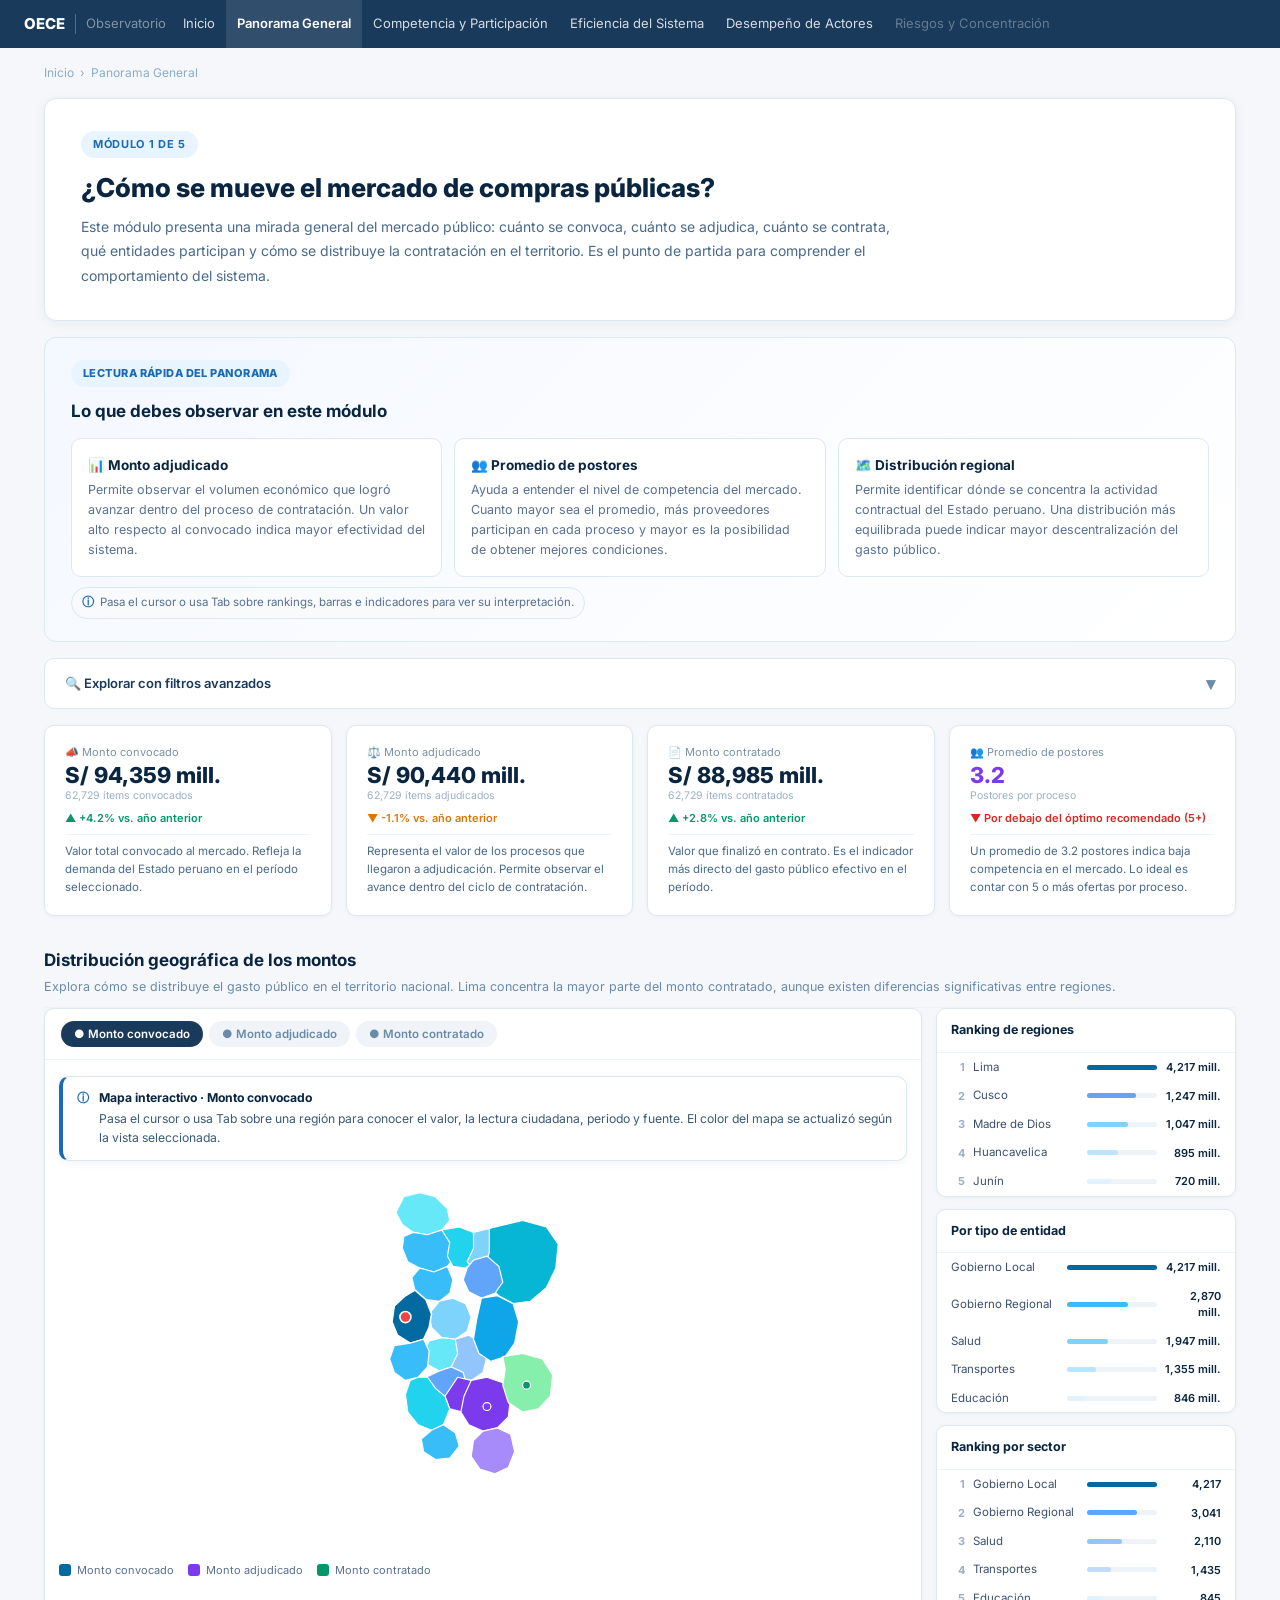
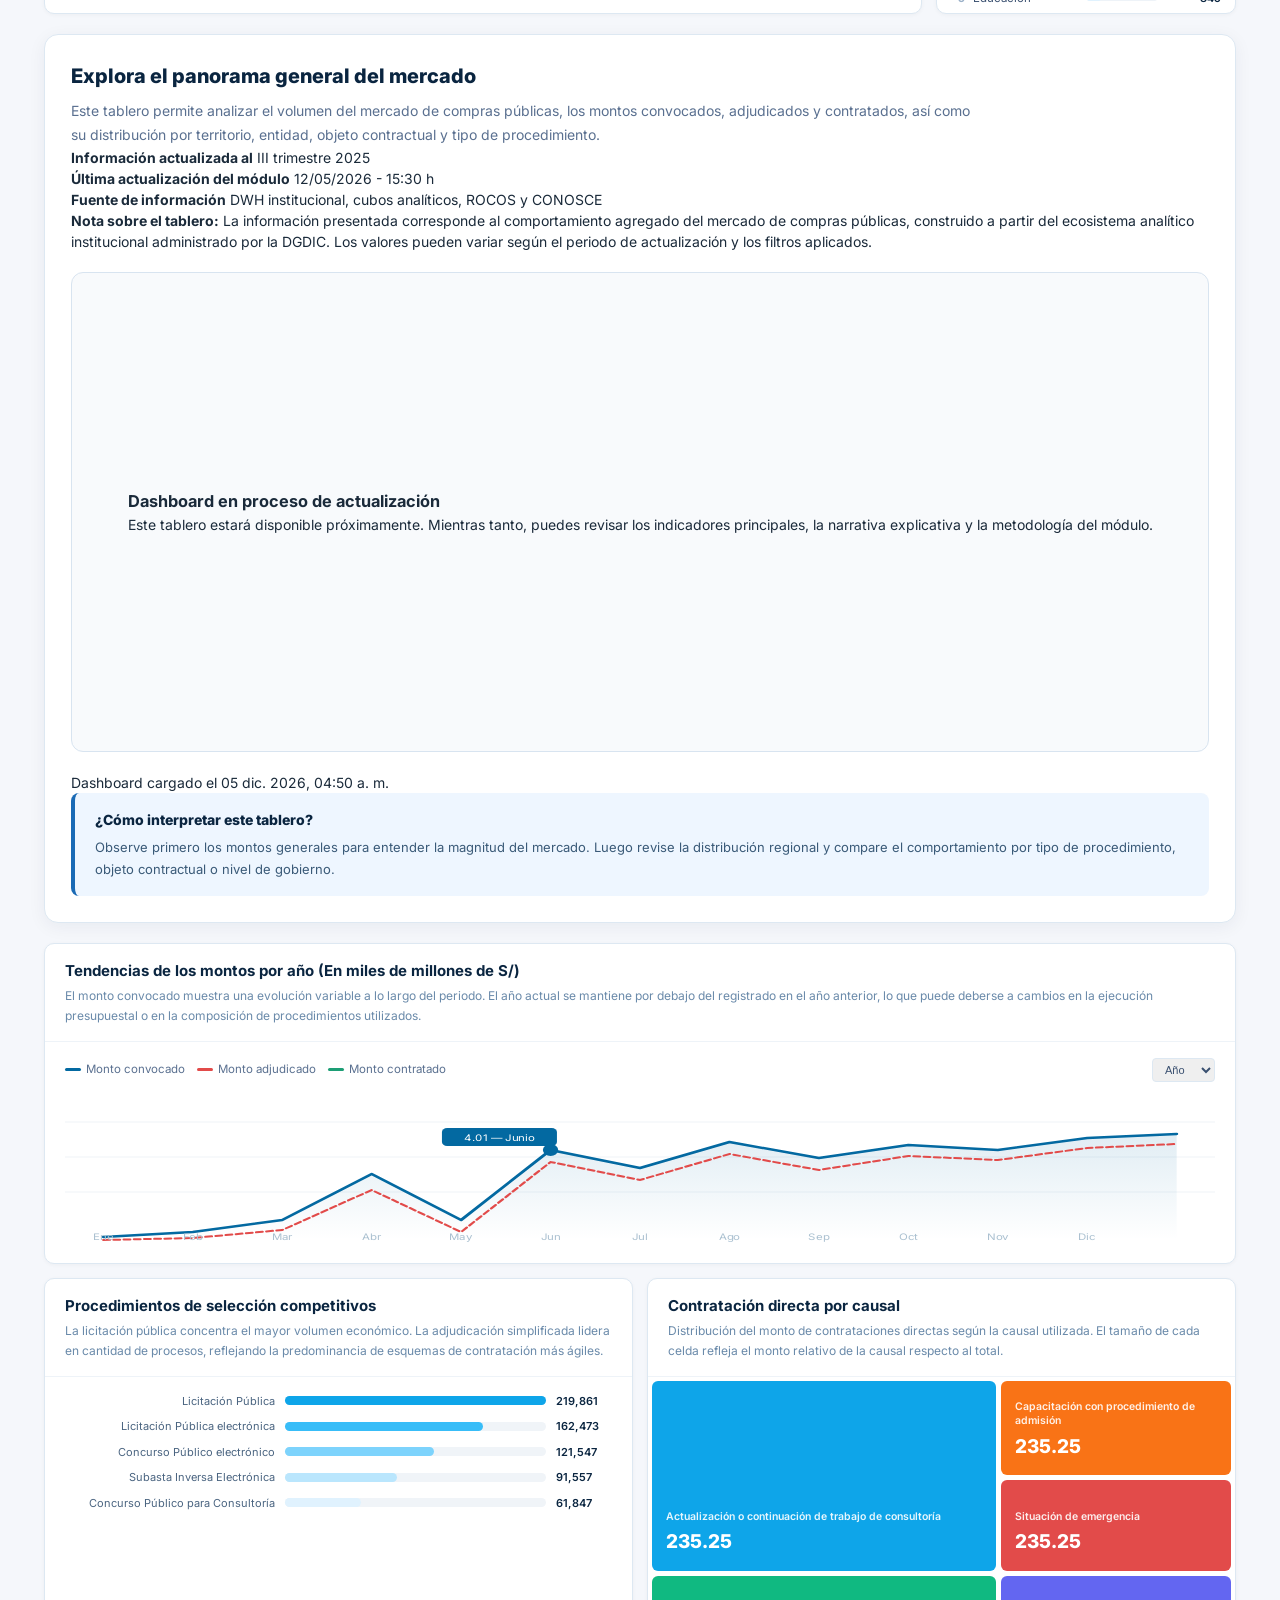
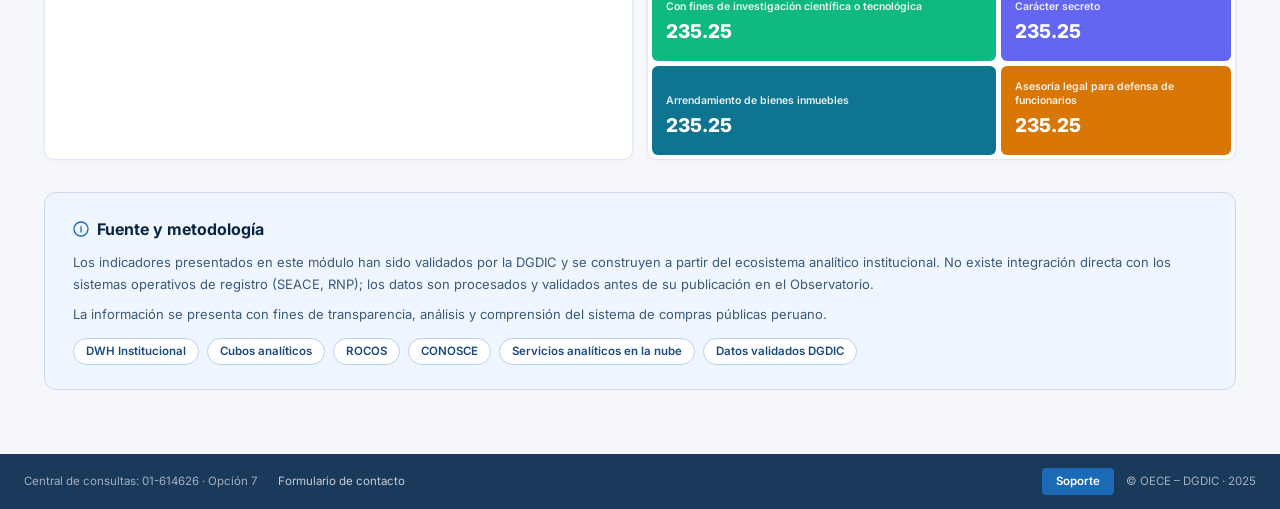
<file: panorama.html>
<!DOCTYPE html>
<html lang="es">
<head>
<meta charset="UTF-8">
<meta name="viewport" content="width=device-width, initial-scale=1.0">
<title>Panorama General – Observatorio OECE</title>
<link rel="preconnect" href="https://fonts.googleapis.com">
<link href="https://fonts.googleapis.com/css2?family=Inter:wght@300;400;500;600;700;800&display=swap" rel="stylesheet">
<style>
*,*::before,*::after{box-sizing:border-box;margin:0;padding:0}
body{font-family:'Inter',sans-serif;color:#1a2a3a;background:#f5f7fb;font-size:14px;line-height:1.5}
a{text-decoration:none;color:inherit}
a:focus,button:focus,select:focus{outline:3px solid rgba(26,106,181,.4);outline-offset:2px}

/* NAV */
.nav{background:#1a3a5c;height:48px;display:flex;align-items:center;padding:0 24px;position:sticky;top:0;z-index:999}
.nav-logo{color:#fff;font-weight:800;font-size:15px;flex-shrink:0;display:flex;align-items:center}
.nav-logo span{color:rgba(255,255,255,.45);font-weight:400;font-size:13px;border-left:1px solid rgba(255,255,255,.25);padding-left:10px;margin-left:10px}
.nav-link{color:rgba(255,255,255,.82);font-size:13px;padding:0 11px;height:48px;display:flex;align-items:center;cursor:pointer;transition:background .15s;border:none;background:none;font-family:'Inter',sans-serif;white-space:nowrap}
.nav-link:hover,.nav-link.active{background:rgba(255,255,255,.1)}
.nav-link.active{font-weight:600;color:#fff}
.nav-disabled{opacity:.4;cursor:default;pointer-events:none}
.nav-spacer{flex:1}
.nav-links{display:flex;align-items:center;margin-left:6px;flex-wrap:nowrap;overflow:hidden}

/* PAGE */
.wrap{max-width:1240px;margin:0 auto;padding:0 24px 56px}

/* BREADCRUMB */
.breadcrumb{font-size:12px;color:#8aaccc;padding:16px 0 0;display:flex;align-items:center;gap:6px}
.breadcrumb a{color:#8aaccc}
.breadcrumb a:hover{color:#1a6ab5}

/* NARRATIVE HEADER */
.narrative-header{background:#fff;border:1px solid #dde8f2;border-radius:12px;padding:32px 36px;margin:16px 0 0;box-shadow:0 2px 12px rgba(10,37,64,.05)}
.nh-eyebrow{display:inline-block;background:#e8f4ff;color:#1a6ab5;font-size:11px;font-weight:700;letter-spacing:.06em;text-transform:uppercase;padding:5px 12px;border-radius:999px;margin-bottom:14px}
.nh-title{font-size:26px;font-weight:800;color:#0a2540;line-height:1.2;margin-bottom:12px}
.nh-desc{font-size:14px;color:#4a6a8a;line-height:1.75;max-width:820px}

/* INSIGHT PANEL */
.insight-panel{background:linear-gradient(135deg,#f4f8ff 0%,#fff 100%);border:1px solid #dbe8f6;border-radius:12px;padding:22px 26px;margin:16px 0}
.insight-label{display:inline-block;background:#e8f4ff;color:#1a6ab5;font-size:11px;font-weight:800;letter-spacing:.04em;text-transform:uppercase;padding:5px 12px;border-radius:999px;margin-bottom:12px}
.insight-panel h2{font-size:17px;font-weight:700;color:#0a2540;margin-bottom:14px}
.insight-grid{display:grid;grid-template-columns:repeat(3,1fr);gap:12px}
.insight-card{background:#fff;border:1px solid #dde8f2;border-radius:10px;padding:16px}
.insight-card strong{display:block;color:#0a2540;font-size:13.5px;margin-bottom:5px}
.insight-card p{color:#5a7090;font-size:12.5px;line-height:1.6}

/* FILTERS ACCORDION */
.filter-accordion{background:#fff;border:1px solid #dde8f2;border-radius:10px;overflow:hidden;margin:16px 0}
.filter-acc-btn{width:100%;padding:14px 20px;display:flex;align-items:center;justify-content:space-between;cursor:pointer;background:none;border:none;font-family:'Inter',sans-serif;font-size:13px;font-weight:600;color:#1a3a5c;text-align:left}
.filter-acc-btn:hover{background:#f8fafc}
.filter-acc-ico{font-size:18px;transition:transform .25s;color:#6a8aaa}
.filter-acc-ico.open{transform:rotate(180deg)}
.filter-body{display:none;padding:16px 20px 18px;border-top:1px solid #eef3f8;background:#fafcff}
.filter-body.open{display:block}
.filter-grid{display:grid;grid-template-columns:repeat(3,1fr);gap:10px;margin-bottom:12px}
.filter-grid-2{display:grid;grid-template-columns:repeat(3,1fr) auto;gap:10px;align-items:end}
.fg{display:flex;flex-direction:column;gap:4px}
.fl{font-size:10.5px;font-weight:600;color:#7a90a8;text-transform:uppercase;letter-spacing:.04em}
.fs{font-size:12px;padding:8px 10px;border:1px solid #ccd8e4;border-radius:5px;color:#1a3a5c;background:#fff;width:100%;appearance:none;background-image:url("data:image/svg+xml,%3Csvg xmlns='http://www.w3.org/2000/svg' width='10' height='10' viewBox='0 0 24 24' fill='none' stroke='%236a8aaa' stroke-width='2'%3E%3Cpath d='m6 9 6 6 6-6'/%3E%3C/svg%3E");background-repeat:no-repeat;background-position:right 8px center}
.btn-search{background:#1a3a5c;color:#fff;border:none;border-radius:5px;padding:9px 22px;font-size:12px;font-weight:600;cursor:pointer;font-family:'Inter',sans-serif;display:flex;align-items:center;gap:6px;white-space:nowrap}
.btn-clear{background:#fff;color:#6a8aaa;border:1px solid #ccd8e4;border-radius:5px;padding:9px 16px;font-size:12px;cursor:pointer;font-family:'Inter',sans-serif}

/* KPI ROW */
.kpi-row{display:grid;grid-template-columns:repeat(4,1fr);gap:14px;margin:16px 0}
.kpi-c{background:#fff;border:1px solid #dde8f2;border-radius:10px;padding:18px 20px;box-shadow:0 1px 4px rgba(0,0,0,.04)}
.kpi-eye{font-size:11px;color:#7a90a8;margin-bottom:4px;display:flex;align-items:center;gap:5px}
.kpi-val{font-size:22px;font-weight:800;color:#0a2540;line-height:1;margin-bottom:2px}
.kpi-sub{font-size:10.5px;color:#9ab0c8;margin-bottom:6px}
.kpi-interp{font-size:11.5px;color:#4a6a8a;line-height:1.55;padding-top:8px;border-top:1px solid #eef3f8;margin-top:8px}
.kpi-trend{font-size:11px;font-weight:600;margin-top:5px;display:flex;align-items:center;gap:3px}
.up{color:#059669}.dn{color:#dc2626}.flat{color:#d97706}

/* SECTION TITLE */
.sec-block{background:#fff;border:1px solid #dde8f2;border-radius:10px;overflow:hidden;margin-bottom:14px;box-shadow:0 1px 4px rgba(0,0,0,.04)}
.sec-hd{padding:16px 20px;border-bottom:1px solid #eef3f8}
.sec-hd h2{font-size:15px;font-weight:700;color:#0a2540;margin-bottom:4px}
.sec-hd p{font-size:12px;color:#6a8aaa;line-height:1.6}
.sec-bd{padding:16px 20px}
.sec-title{font-size:14px;font-weight:700;color:#0a2540;margin-bottom:12px}

/* MAP LAYOUT */
.map-layout{display:grid;grid-template-columns:1fr 300px;gap:14px}
.map-card{background:#fff;border:1px solid #dde8f2;border-radius:10px;overflow:hidden;box-shadow:0 1px 4px rgba(0,0,0,.04)}
.map-tabs{display:flex;gap:6px;padding:12px 16px;border-bottom:1px solid #eef3f8}
.map-tab{font-size:11.5px;font-weight:600;padding:6px 13px;border-radius:20px;cursor:pointer;border:none;font-family:'Inter',sans-serif;transition:all .15s}
.map-tab.t-blue{background:#1a3a5c;color:#fff}
.map-tab.t-purple{background:#7c3aed;color:#fff}
.map-tab.t-green{background:#059669;color:#fff}
.map-tab.inactive{background:#f0f4f8;color:#6a8aaa}

/* Side cards */
.side-stack{display:flex;flex-direction:column;gap:12px}
.side-card{background:#fff;border:1px solid #dde8f2;border-radius:10px;overflow:hidden;box-shadow:0 1px 4px rgba(0,0,0,.04)}
.side-card-title{font-size:12.5px;font-weight:700;color:#0a2540;padding:12px 14px;border-bottom:1px solid #eef3f8}
.rank-row{display:flex;align-items:center;gap:8px;padding:6px 14px}
.rank-pos{font-size:11px;font-weight:700;color:#9ab0c8;width:14px;text-align:right;flex-shrink:0}
.rank-name{font-size:11.5px;color:#3a5070;flex:1;line-height:1.3}
.rank-bar-wrap{width:70px;height:5px;background:#eef3f8;border-radius:3px;flex-shrink:0}
.rank-bar-fill{height:100%;border-radius:3px}
.rank-val{font-size:11px;font-weight:600;color:#0a2540;width:56px;text-align:right;flex-shrink:0}



/* ═══════════════════════════════
   MAPA INTERACTIVO - TOOLTIP Y FOCO
════════════════════════════════ */
.peru-map { width: 100%; max-height: 380px; }
.map-region,
.map-city-marker {
  cursor: pointer;
  transition: opacity .16s ease, filter .16s ease, stroke-width .16s ease, transform .16s ease;
  outline: none;
}
.map-region:hover,
.map-region:focus-visible,
.map-city-marker:hover,
.map-city-marker:focus-visible {
  opacity: .92;
  filter: drop-shadow(0 6px 12px rgba(10,37,64,.22));
  stroke-width: 2.6;
}
.map-city-marker:hover,
.map-city-marker:focus-visible { transform: scale(1.1); }
.map-helper-panel {
  display: flex;
  align-items: flex-start;
  gap: 10px;
  background: #ffffff;
  border: 1px solid #dbe8f6;
  border-left: 4px solid #1a6ab5;
  border-radius: 10px;
  padding: 12px 14px;
  margin: 8px 0 12px;
  font-size: 12.2px;
  color: #3a5a78;
  line-height: 1.55;
  box-shadow: 0 2px 10px rgba(10,37,64,.05);
}
.map-helper-panel strong { color:#0a2540; display:block; margin-bottom:2px; }
.map-helper-panel .map-helper-ico { color:#1a6ab5; font-weight:800; flex-shrink:0; }

/* DASHBOARD SECTION */
.dashboard-section{background:#fff;border:1px solid #dde8f2;border-radius:14px;padding:26px;margin:20px 0;box-shadow:0 4px 18px rgba(10,37,64,.06)}
.dashboard-intro h2{font-size:20px;font-weight:800;color:#0a2540;margin-bottom:8px}
.dashboard-intro p{font-size:14px;color:#5a7090;line-height:1.72;max-width:900px}
.dashboard-frame{margin:20px 0;border-radius:12px;overflow:hidden;border:1px solid #d8e4f0;background:#f8fafc;min-height:480px;position:relative;display:flex;align-items:center;justify-content:center}
.dashboard-frame iframe{width:100%;height:480px;border:0}
.dashboard-placeholder{text-align:center;padding:40px 20px;color:#7a96b0}
.dashboard-placeholder .ph-ico{font-size:40px;margin-bottom:12px;opacity:.5}
.dashboard-placeholder h3{font-size:15px;font-weight:600;margin-bottom:8px;color:#4a6a8a}
.dashboard-placeholder p{font-size:13px;color:#8aaccc;line-height:1.65;max-width:400px;margin:0 auto}
.dashboard-placeholder code{display:inline-block;background:#e8f4ff;color:#1a4a7c;font-size:11px;padding:3px 8px;border-radius:4px;margin-top:6px}
.dashboard-interpretation{background:#eef6ff;border-left:4px solid #1a6ab5;border-radius:8px;padding:16px 20px}
.dashboard-interpretation h3{font-size:14px;font-weight:800;color:#0a2540;margin-bottom:6px}
.dashboard-interpretation p{font-size:13px;color:#3a5a78;line-height:1.7}

/* HORIZONTAL BARS */
.hbar{display:flex;flex-direction:column;gap:9px}
.hbar-row{display:flex;align-items:center;gap:10px}
.hbar-lbl{font-size:11px;color:#4a6480;width:210px;flex-shrink:0;text-align:right;line-height:1.35}
.hbar-track{flex:1;height:9px;background:#f0f4f8;border-radius:5px}
.hbar-fill{height:100%;border-radius:5px}
.hbar-val{font-size:11px;font-weight:600;color:#0a2540;width:56px}

/* TREEMAP */
.treemap{display:grid;grid-template-columns:2.4fr 1.6fr;grid-template-rows:auto auto;gap:5px;padding:4px}
.tm-cell{border-radius:6px;padding:14px;display:flex;flex-direction:column;justify-content:flex-end;cursor:pointer;transition:opacity .2s;min-height:85px}
.tm-cell:hover{opacity:.88}
.tm-name{font-size:10.5px;font-weight:600;color:rgba(255,255,255,.9);line-height:1.35;margin-bottom:4px}
.tm-val{font-size:19px;font-weight:800;color:#fff}

/* 2-col layout */
.two-col{display:grid;grid-template-columns:1fr 1fr;gap:14px;margin-bottom:14px}

/* METHODOLOGY */
.methodology-box{background:#f0f6ff;border:1px solid #ccd8f0;border-radius:12px;padding:24px 28px;margin-top:32px}
.methodology-box h2{font-size:16px;font-weight:700;color:#0a2540;margin-bottom:10px;display:flex;align-items:center;gap:8px}
.methodology-box p{font-size:13px;color:#3a5a78;line-height:1.72;margin-bottom:8px}
.source-chips{display:flex;gap:8px;flex-wrap:wrap;margin-top:12px}
.source-chip{background:#fff;border:1px solid #b8d0f0;color:#1a4a7c;font-size:11.5px;font-weight:600;padding:4px 12px;border-radius:999px}

/* FOOTER */
.footer{background:#1a3a5c;padding:14px 24px;display:flex;align-items:center;justify-content:space-between;font-size:11.5px;color:rgba(255,255,255,.6);gap:16px;flex-wrap:wrap;margin-top:8px}
.footer a{color:rgba(255,255,255,.75)}
.footer-btn{background:#1a6ab5;color:#fff!important;padding:5px 14px;border-radius:4px;font-weight:600}

/* RESPONSIVE */
@media(max-width:960px){
  .insight-grid,.kpi-row,.map-layout,.two-col{grid-template-columns:1fr 1fr}
  .filter-grid{grid-template-columns:1fr 1fr}
  .filter-grid-2{grid-template-columns:1fr 1fr}
  .map-layout{grid-template-columns:1fr}
}
@media(max-width:640px){
  .insight-grid,.kpi-row,.map-layout,.two-col{grid-template-columns:1fr}
  .filter-grid,.filter-grid-2{grid-template-columns:1fr}
  .wrap{padding:0 14px 40px}
  .nh-title{font-size:20px}
  .nav-link:not(.nav-link.active){display:none}
}


/* ═══════════════════════════════
   TOOLTIP NARRATIVO - OBSERVATORIO OECE
   Convierte gráficos, KPIs, rankings y mapas en elementos explicativos.
════════════════════════════════ */
.chart-tooltip {
  position: fixed;
  z-index: 99999;
  max-width: 300px;
  background: #07045c;
  color: #ffffff;
  border-radius: 12px;
  padding: 13px 15px;
  font-size: 12px;
  line-height: 1.45;
  box-shadow: 0 14px 34px rgba(0, 0, 0, 0.24);
  pointer-events: none;
  opacity: 0;
  transform: translate(-50%, -108%);
  transition: opacity .12s ease, transform .12s ease;
}
.chart-tooltip.is-visible {
  opacity: 1;
  transform: translate(-50%, -118%);
}
.chart-tooltip::after {
  content: "";
  position: absolute;
  left: 50%;
  bottom: -7px;
  transform: translateX(-50%);
  border-width: 7px 7px 0 7px;
  border-style: solid;
  border-color: #07045c transparent transparent transparent;
}
.chart-tooltip__title {
  font-weight: 800;
  font-size: 13px;
  margin-bottom: 4px;
}
.chart-tooltip__value {
  font-weight: 700;
  color: #ffffff;
  margin-bottom: 6px;
}
.chart-tooltip__desc {
  color: rgba(255, 255, 255, .84);
  font-size: 11.5px;
}
.chart-tooltip__meta {
  margin-top: 8px;
  padding-top: 7px;
  border-top: 1px solid rgba(255, 255, 255, .18);
  font-size: 10.5px;
  color: rgba(255, 255, 255, .72);
}
[data-tooltip-chart],
.rank-row,
.hbar-row,
.kpi-c,
.kpi5-item,
.hero-kpi-item,
.insight-card,
.funnel-step,
.sem-card,
.actor-tab,
.map-tab {
  position: relative;
}
[data-tooltip-chart]:focus-visible,
.rank-row:focus-visible,
.hbar-row:focus-visible,
.kpi-c:focus-visible,
.kpi5-item:focus-visible,
.hero-kpi-item:focus-visible,
.insight-card:focus-visible,
.funnel-step:focus-visible,
.sem-card:focus-visible,
.actor-tab:focus-visible,
.map-tab:focus-visible {
  outline: 3px solid rgba(26,106,181,.35);
  outline-offset: 3px;
}
.tooltip-help-note {
  display: inline-flex;
  align-items: center;
  gap: 6px;
  font-size: 11.5px;
  color: #5a7090;
  background: #f8fafc;
  border: 1px solid #dbe8f6;
  border-radius: 999px;
  padding: 6px 10px;
  margin: 10px 0 0;
}
.tooltip-help-note::before { content: "ⓘ"; color: #1a6ab5; font-weight: 700; }
.chart-explanation-panel {
  background: #f8fafc;
  border: 1px solid #dbe8f6;
  border-left: 4px solid #1a6ab5;
  border-radius: 10px;
  padding: 14px 16px;
  margin: 12px 0 18px;
  font-size: 12.8px;
  color: #3a5a78;
  line-height: 1.65;
}
.chart-explanation-panel strong { color:#0a2540; }
.dashboard-loading-slow::after {
  content: "El dashboard está tardando más de lo esperado en cargar. Verifique su conexión o actualice la página.";
  display: block;
  background: #fffbea;
  border-top: 1px solid #f5d97a;
  color: #5f4b16;
  font-size: 12px;
  padding: 10px 14px;
}
.dashboard-loaded::after { content: ""; display: none; }
@media (max-width: 640px) {
  .chart-tooltip { max-width: 260px; font-size: 11.5px; }
}

</style>
</head>
<body data-observatorio-page="panorama">

<!-- NAV -->
<nav class="nav" role="navigation" aria-label="Menú principal">
  <div class="nav-logo">OECE <span>Observatorio</span></div>
  <div class="nav-links">
    <a class="nav-link" href="index.html">Inicio</a>
    <a class="nav-link active" href="panorama.html" aria-current="page">Panorama General</a>
    <a class="nav-link" href="competencia.html">Competencia y Participación</a>
    <a class="nav-link" href="eficiencia.html">Eficiencia del Sistema</a>
    <a class="nav-link" href="desempeno.html">Desempeño de Actores</a>
    <a class="nav-link nav-disabled" href="#" aria-disabled="true" tabindex="-1">Riesgos y Concentración</a>
  </div>
  <div class="nav-spacer"></div>
</nav>

<div class="wrap">

  <!-- BREADCRUMB -->
  <nav class="breadcrumb" aria-label="Ruta de navegación">
    <a href="index.html">Inicio</a>
    <span aria-hidden="true">›</span>
    <span>Panorama General</span>
  </nav>

  <!-- NARRATIVE HEADER -->
  <div class="narrative-header">
    <div class="nh-eyebrow">Módulo 1 de 5</div>
    <h1 class="nh-title">¿Cómo se mueve el mercado de compras públicas?</h1>
    <p class="nh-desc">Este módulo presenta una mirada general del mercado público: cuánto se convoca, cuánto se adjudica, cuánto se contrata, qué entidades participan y cómo se distribuye la contratación en el territorio. Es el punto de partida para comprender el comportamiento del sistema.</p>
  </div>

  <!-- LECTURA RÁPIDA (insight panel) -->
  <div class="insight-panel" role="region" aria-labelledby="lr-title">
    <div class="insight-label">Lectura rápida del panorama</div>
    <h2 id="lr-title">Lo que debes observar en este módulo</h2>
    <div class="insight-grid" role="list">
      <div class="insight-card" role="listitem">
        <strong>📊 Monto adjudicado</strong>
        <p>Permite observar el volumen económico que logró avanzar dentro del proceso de contratación. Un valor alto respecto al convocado indica mayor efectividad del sistema.</p>
      </div>
      <div class="insight-card" role="listitem">
        <strong>👥 Promedio de postores</strong>
        <p>Ayuda a entender el nivel de competencia del mercado. Cuanto mayor sea el promedio, más proveedores participan en cada proceso y mayor es la posibilidad de obtener mejores condiciones.</p>
      </div>
      <div class="insight-card" role="listitem">
        <strong>🗺️ Distribución regional</strong>
        <p>Permite identificar dónde se concentra la actividad contractual del Estado peruano. Una distribución más equilibrada puede indicar mayor descentralización del gasto público.</p>
      </div>
    </div>
    <div class="tooltip-help-note">Pasa el cursor o usa Tab sobre rankings, barras e indicadores para ver su interpretación.</div>
</div>

  <!-- FILTERS (accordion) -->
  <div class="filter-accordion" role="region" aria-label="Filtros de exploración">
    <button class="filter-acc-btn" id="filter-btn" onclick="toggleFilter()" aria-expanded="false" aria-controls="filter-body">
      <span>🔍 Explorar con filtros avanzados</span>
      <span class="filter-acc-ico" id="filter-ico" aria-hidden="true">▾</span>
    </button>
    <div class="filter-body" id="filter-body" role="group" aria-label="Filtros avanzados">
      <div class="filter-grid">
        <div class="fg"><div class="fl">Año</div><select class="fs" aria-label="Filtrar por año"><option value="">Todos</option><option>2025</option><option>2024</option><option>2023</option><option>2022</option></select></div>
        <div class="fg"><div class="fl">Nivel de gobierno</div><select class="fs" aria-label="Filtrar por nivel de gobierno"><option value="">Todos</option><option>Nacional</option><option>Regional</option><option>Local</option></select></div>
        <div class="fg"><div class="fl">Región</div><select class="fs" aria-label="Filtrar por región"><option value="">Todos</option><option>Lima</option><option>Cusco</option><option>Arequipa</option><option>La Libertad</option></select></div>
        <div class="fg"><div class="fl">Objeto contractual</div><select class="fs" aria-label="Filtrar por objeto contractual"><option value="">Todos</option><option>Bienes</option><option>Servicios</option><option>Obras</option><option>Consultoría</option></select></div>
        <div class="fg"><div class="fl">Sector</div><select class="fs" aria-label="Filtrar por sector"><option value="">Todos</option><option>Salud</option><option>Educación</option><option>Transportes</option><option>Defensa</option></select></div>
        <div class="fg"><div class="fl">Tipo de proceso</div><select class="fs" aria-label="Filtrar por tipo de proceso"><option value="">Todos</option><option>Licitación pública</option><option>Adjudicación simplificada</option><option>Comparación de precios</option></select></div>
      </div>
      <div class="filter-grid-2">
        <div class="fg"><div class="fl">Rubro o grupo</div><select class="fs" aria-label="Filtrar por rubro"><option value="">Todos</option></select></div>
        <div class="fg"><div class="fl">Entidad</div><select class="fs" aria-label="Filtrar por entidad"><option value="">Todos</option></select></div>
        <div class="fg"><div class="fl">Modalidad</div><select class="fs" aria-label="Filtrar por modalidad"><option value="">Todos</option></select></div>
        <div style="display:flex;gap:8px;align-items:flex-end">
          <button class="btn-clear" onclick="clearFilters()" aria-label="Limpiar todos los filtros">↺ Limpiar</button>
          <button class="btn-search" aria-label="Aplicar filtros y buscar">
            <svg width="12" height="12" viewBox="0 0 12 12" fill="none" aria-hidden="true"><circle cx="5" cy="5" r="4" stroke="#fff" stroke-width="1.3"/><path d="M8.5 8.5l2.5 2.5" stroke="#fff" stroke-width="1.3" stroke-linecap="round"/></svg>
            Buscar
          </button>
        </div>
      </div>
    </div>
  </div>

  <!-- KPIs CON INTERPRETACIÓN -->
  <div class="kpi-row" role="region" aria-label="Indicadores clave del panorama">
    <div class="kpi-c" data-title="Monto convocado" data-value="S/ 94,359 mill." data-indicator="Magnitud del mercado" data-description="Representa el valor de los procesos convocados en el periodo analizado.">
      <div class="kpi-eye">📣 Monto convocado</div>
      <div class="kpi-val">S/ 94,359 mill.</div>
      <div class="kpi-sub">62,729 ítems convocados</div>
      <div class="kpi-trend up" aria-label="Variación positiva">▲ +4.2% vs. año anterior</div>
      <div class="kpi-interp">Valor total convocado al mercado. Refleja la demanda del Estado peruano en el período seleccionado.</div>
    </div>
    <div class="kpi-c" data-title="Monto adjudicado" data-value="S/ 90,440 mill." data-indicator="Procesos adjudicados" data-description="Muestra el monto que logró avanzar hasta adjudicación, útil para observar la dinámica del mercado público.">
      <div class="kpi-eye">⚖️ Monto adjudicado</div>
      <div class="kpi-val">S/ 90,440 mill.</div>
      <div class="kpi-sub">62,729 ítems adjudicados</div>
      <div class="kpi-trend flat" aria-label="Variación negativa leve">▼ -1.1% vs. año anterior</div>
      <div class="kpi-interp">Representa el valor de los procesos que llegaron a adjudicación. Permite observar el avance dentro del ciclo de contratación.</div>
    </div>
    <div class="kpi-c" data-title="Monto contratado" data-value="S/ 88,985 mill." data-indicator="Contratación pública" data-description="Resume el valor contratado registrado para el periodo seleccionado.">
      <div class="kpi-eye">📄 Monto contratado</div>
      <div class="kpi-val">S/ 88,985 mill.</div>
      <div class="kpi-sub">62,729 ítems contratados</div>
      <div class="kpi-trend up" aria-label="Variación positiva">▲ +2.8% vs. año anterior</div>
      <div class="kpi-interp">Valor que finalizó en contrato. Es el indicador más directo del gasto público efectivo en el período.</div>
    </div>
    <div class="kpi-c">
      <div class="kpi-eye">👥 Promedio de postores</div>
      <div class="kpi-val" style="color:#7c3aed">3.2</div>
      <div class="kpi-sub">Postores por proceso</div>
      <div class="kpi-trend dn" aria-label="Por debajo del óptimo">▼ Por debajo del óptimo recomendado (5+)</div>
      <div class="kpi-interp">Un promedio de 3.2 postores indica baja competencia en el mercado. Lo ideal es contar con 5 o más ofertas por proceso.</div>
    </div>
  </div>

  <!-- MAP + RANKINGS -->
  <div class="sec-hd" style="padding:16px 0 10px">
    <h2 style="font-size:17px;font-weight:700;color:#0a2540">Distribución geográfica de los montos</h2>
    <p style="font-size:12.5px;color:#6a8aaa;margin-top:4px">Explora cómo se distribuye el gasto público en el territorio nacional. Lima concentra la mayor parte del monto contratado, aunque existen diferencias significativas entre regiones.</p>
  </div>
  <div class="map-layout">
    <div class="map-card">
      <div class="map-tabs" role="group" aria-label="Seleccionar tipo de monto">
        <button class="map-tab t-blue" id="tab-conv" onclick="setMapTab('conv')" aria-pressed="true">● Monto convocado</button>
        <button class="map-tab inactive" id="tab-adj" onclick="setMapTab('adj')" aria-pressed="false">● Monto adjudicado</button>
        <button class="map-tab inactive" id="tab-cont" onclick="setMapTab('cont')" aria-pressed="false">● Monto contratado</button>
      </div>
      <!-- Mapa + tooltip -->
      <div style="padding:8px 14px 14px;position:relative">

        <div class="map-helper-panel" id="map-helper-panel" role="note" aria-live="polite">
          <span class="map-helper-ico" aria-hidden="true">ⓘ</span>
          <div>
            <strong>Mapa interactivo</strong>
            Pasa el cursor o usa Tab sobre una región para conocer qué representa el monto, su lectura ciudadana, periodo y fuente. Cambia entre convocado, adjudicado y contratado para actualizar la interpretación.
          </div>
        </div>
        <!-- SVG MAPA PERÚ -->
        <svg class="peru-map" viewBox="0 0 320 480" width="100%" fill="none" xmlns="http://www.w3.org/2000/svg" aria-label="Mapa interactivo del Perú mostrando distribución geográfica de montos" role="img">
          <path class="map-region" tabindex="0" data-tooltip-chart data-region="Tumbes" data-title="Tumbes" data-indicator="Monto convocado" data-value="S/ 820 mill." data-conv="S/ 820 mill." data-adj="S/ 790 mill." data-cont="S/ 760 mill." data-color-conv="#67e8f9" data-color-adj="#a78bfa" data-color-cont="#86efac" data-period="Periodo seleccionado" data-source="DWH / Cubos analíticos DGDIC" data-description="Participación territorial del extremo norte en los montos de contratación pública durante el periodo seleccionado." aria-label="Tumbes: S/ 820 mill. del monto convocado" d="M60 30 L80 25 L100 30 L115 45 L118 60 L108 72 L90 78 L72 75 L58 65 L50 50Z" fill="#67e8f9" stroke="#fff" stroke-width="1.5"/>
          <path class="map-region" tabindex="0" data-tooltip-chart data-region="Piura" data-title="Piura" data-indicator="Monto convocado" data-value="S/ 2,120 mill." data-conv="S/ 2,120 mill." data-adj="S/ 2,018 mill." data-cont="S/ 1,945 mill." data-color-conv="#38bdf8" data-color-adj="#8b5cf6" data-color-cont="#86efac" data-period="Periodo seleccionado" data-source="DWH / Cubos analíticos DGDIC" data-description="Permite observar el volumen de procesos asociados a la región y compararlo con otras zonas del país." aria-label="Piura: S/ 2,120 mill. del monto convocado" d="M72 75 L90 78 L108 72 L120 88 L125 105 L115 118 L98 125 L80 120 L65 112 L58 95 L60 80Z" fill="#38bdf8" stroke="#fff" stroke-width="1.5"/>
          <path class="map-region" tabindex="0" data-tooltip-chart data-region="Lambayeque" data-title="Lambayeque" data-indicator="Monto convocado" data-value="S/ 1,460 mill." data-conv="S/ 1,460 mill." data-adj="S/ 1,390 mill." data-cont="S/ 1,320 mill." data-color-conv="#22d3ee" data-color-adj="#a78bfa" data-color-cont="#bbf7d0" data-period="Periodo seleccionado" data-source="DWH / Cubos analíticos DGDIC" data-description="Muestra la magnitud relativa del monto seleccionado en la región durante el periodo analizado." aria-label="Lambayeque: S/ 1,460 mill. del monto convocado" d="M108 72 L130 68 L148 75 L155 92 L150 110 L138 120 L122 118 L115 105 L118 88Z" fill="#22d3ee" stroke="#fff" stroke-width="1.5"/>
          <path class="map-region" tabindex="0" data-tooltip-chart data-region="La Libertad" data-title="La Libertad" data-indicator="Monto convocado" data-value="S/ 2,340 mill." data-conv="S/ 2,340 mill." data-adj="S/ 2,210 mill." data-cont="S/ 2,080 mill." data-color-conv="#7dd3fc" data-color-adj="#8b5cf6" data-color-cont="#86efac" data-period="Periodo seleccionado" data-source="DWH / Cubos analíticos DGDIC" data-description="Ayuda a identificar la participación regional dentro del mercado de compras públicas." aria-label="La Libertad: S/ 2,340 mill. del monto convocado" d="M148 75 L168 70 L185 80 L188 100 L180 118 L165 128 L150 125 L140 112 L148 95Z" fill="#7dd3fc" stroke="#fff" stroke-width="1.5"/>
          <path class="map-region" tabindex="0" data-tooltip-chart data-region="Loreto" data-title="Loreto" data-indicator="Monto convocado" data-value="S/ 4,217 mill." data-conv="S/ 4,217 mill." data-adj="S/ 3,984 mill." data-cont="S/ 3,750 mill." data-color-conv="#06b6d4" data-color-adj="#6d28d9" data-color-cont="#84cc16" data-period="Periodo seleccionado" data-source="DWH / Cubos analíticos DGDIC" data-description="Representa el volumen de compras públicas asociado a la región. Un mayor monto puede responder a mayor actividad contractual o proyectos de mayor escala." aria-label="Loreto: S/ 4,217 mill. del monto convocado" d="M168 70 L210 60 L240 68 L255 90 L252 120 L240 145 L220 162 L198 165 L180 155 L165 140 L162 120 L168 100Z" fill="#06b6d4" stroke="#fff" stroke-width="1.5"/>
          <path class="map-region" tabindex="0" data-tooltip-chart data-region="San Martín" data-title="San Martín" data-indicator="Monto convocado" data-value="S/ 1,780 mill." data-conv="S/ 1,780 mill." data-adj="S/ 1,690 mill." data-cont="S/ 1,610 mill." data-color-conv="#60a5fa" data-color-adj="#7c3aed" data-color-cont="#86efac" data-period="Periodo seleccionado" data-source="DWH / Cubos analíticos DGDIC" data-description="Lectura territorial para comparar la actividad contractual regional con el resto del país." aria-label="San Martín: S/ 1,780 mill. del monto convocado" d="M148 110 L165 105 L180 118 L185 138 L175 152 L158 158 L142 150 L135 135 L140 120Z" fill="#60a5fa" stroke="#fff" stroke-width="1.5"/>
          <path class="map-region" tabindex="0" data-tooltip-chart data-region="Cajamarca" data-title="Cajamarca" data-indicator="Monto convocado" data-value="S/ 1,920 mill." data-conv="S/ 1,920 mill." data-adj="S/ 1,820 mill." data-cont="S/ 1,735 mill." data-color-conv="#38bdf8" data-color-adj="#8b5cf6" data-color-cont="#bbf7d0" data-period="Periodo seleccionado" data-source="DWH / Cubos analíticos DGDIC" data-description="Mide el monto seleccionado para la región y permite comparar su peso relativo." aria-label="Cajamarca: S/ 1,920 mill. del monto convocado" d="M80 120 L98 125 L115 118 L122 135 L118 152 L105 162 L88 160 L74 148 L70 132Z" fill="#38bdf8" stroke="#fff" stroke-width="1.5"/>
          <path class="map-region" tabindex="0" data-tooltip-chart data-region="Amazonas" data-title="Amazonas" data-indicator="Monto convocado" data-value="S/ 1,120 mill." data-conv="S/ 1,120 mill." data-adj="S/ 1,060 mill." data-cont="S/ 1,000 mill." data-color-conv="#7dd3fc" data-color-adj="#a78bfa" data-color-cont="#bbf7d0" data-period="Periodo seleccionado" data-source="DWH / Cubos analíticos DGDIC" data-description="Ayuda a ubicar diferencias territoriales en los montos de contratación pública." aria-label="Amazonas: S/ 1,120 mill. del monto convocado" d="M105 162 L122 158 L138 165 L145 182 L140 200 L125 210 L108 208 L95 195 L92 178Z" fill="#7dd3fc" stroke="#fff" stroke-width="1.5"/>
          <path class="map-region" tabindex="0" data-tooltip-chart data-region="Huánuco" data-title="Huánuco" data-indicator="Monto convocado" data-value="S/ 1,430 mill." data-conv="S/ 1,430 mill." data-adj="S/ 1,360 mill." data-cont="S/ 1,280 mill." data-color-conv="#93c5fd" data-color-adj="#a78bfa" data-color-cont="#bbf7d0" data-period="Periodo seleccionado" data-source="DWH / Cubos analíticos DGDIC" data-description="Permite observar la magnitud regional del monto seleccionado según los filtros aplicados." aria-label="Huánuco: S/ 1,430 mill. del monto convocado" d="M125 210 L142 205 L158 215 L165 232 L160 252 L145 262 L128 258 L115 245 L112 228Z" fill="#93c5fd" stroke="#fff" stroke-width="1.5"/>
          <path class="map-region" tabindex="0" data-tooltip-chart data-region="Ucayali" data-title="Ucayali" data-indicator="Monto convocado" data-value="S/ 2,914 mill." data-conv="S/ 2,914 mill." data-adj="S/ 2,760 mill." data-cont="S/ 2,620 mill." data-color-conv="#0ea5e9" data-color-adj="#7c3aed" data-color-cont="#84cc16" data-period="Periodo seleccionado" data-source="DWH / Cubos analíticos DGDIC" data-description="Muestra el monto regional del indicador seleccionado y facilita comparar su posición frente a otras regiones." aria-label="Ucayali: S/ 2,914 mill. del monto convocado" d="M158 158 L178 155 L198 165 L205 188 L200 215 L188 232 L170 238 L155 228 L148 210 L152 185Z" fill="#0ea5e9" stroke="#fff" stroke-width="1.5"/>
          <path class="map-region" tabindex="0" data-tooltip-chart data-region="Pasco" data-title="Pasco" data-indicator="Monto convocado" data-value="S/ 980 mill." data-conv="S/ 980 mill." data-adj="S/ 930 mill." data-cont="S/ 890 mill." data-color-conv="#67e8f9" data-color-adj="#c4b5fd" data-color-cont="#bbf7d0" data-period="Periodo seleccionado" data-source="DWH / Cubos analíticos DGDIC" data-description="Lectura regional que ayuda a identificar el nivel de actividad contractual en el periodo." aria-label="Pasco: S/ 980 mill. del monto convocado" d="M108 208 L125 210 L128 228 L120 245 L105 250 L90 242 L85 225 L92 212Z" fill="#67e8f9" stroke="#fff" stroke-width="1.5"/>
          <!-- LIMA destacada -->
          <path class="map-region" tabindex="0" data-tooltip-chart data-region="Lima" data-title="Lima" data-indicator="Monto convocado" data-value="S/ 4,217 mill." data-conv="S/ 4,217 mill." data-adj="S/ 4,050 mill." data-cont="S/ 3,920 mill." data-color-conv="#0369a1" data-color-adj="#4c1d95" data-color-cont="#16a34a" data-period="Periodo seleccionado" data-source="DWH / Cubos analíticos DGDIC" data-description="Lima concentra una parte relevante del monto seleccionado. Revise los filtros para interpretar si corresponde a entidad, objeto contractual o periodo específico." aria-label="Lima: S/ 4,217 mill. del monto convocado" d="M74 148 L88 160 L95 178 L92 195 L85 210 L68 215 L52 205 L45 188 L48 168 L62 155Z" fill="#0369a1" stroke="#fff" stroke-width="2"/>
          <path class="map-region" tabindex="0" data-tooltip-chart data-region="Ica" data-title="Ica" data-indicator="Monto convocado" data-value="S/ 1,210 mill." data-conv="S/ 1,210 mill." data-adj="S/ 1,160 mill." data-cont="S/ 1,100 mill." data-color-conv="#38bdf8" data-color-adj="#a78bfa" data-color-cont="#86efac" data-period="Periodo seleccionado" data-source="DWH / Cubos analíticos DGDIC" data-description="Muestra el volumen regional del monto seleccionado para apoyar la comparación territorial." aria-label="Ica: S/ 1,210 mill. del monto convocado" d="M68 215 L85 210 L92 225 L90 245 L78 258 L62 262 L48 252 L42 235 L48 218Z" fill="#38bdf8" stroke="#fff" stroke-width="1.5"/>
          <path class="map-region" tabindex="0" data-tooltip-chart data-region="Ayacucho" data-title="Ayacucho" data-indicator="Monto convocado" data-value="S/ 2,347 mill." data-conv="S/ 2,347 mill." data-adj="S/ 2,210 mill." data-cont="S/ 2,080 mill." data-color-conv="#60a5fa" data-color-adj="#8b5cf6" data-color-cont="#84cc16" data-period="Periodo seleccionado" data-source="DWH / Cubos analíticos DGDIC" data-description="Permite observar la presencia relativa de la región en el monto seleccionado." aria-label="Ayacucho: S/ 2,347 mill. del monto convocado" d="M105 250 L120 245 L135 252 L140 270 L132 288 L116 295 L100 290 L88 275 L88 258Z" fill="#60a5fa" stroke="#fff" stroke-width="1.5"/>
          <path class="map-region" tabindex="0" data-tooltip-chart data-region="Huancavelica" data-title="Huancavelica" data-indicator="Monto convocado" data-value="S/ 2,401 mill." data-conv="S/ 2,401 mill." data-adj="S/ 2,260 mill." data-cont="S/ 2,140 mill." data-color-conv="#7c3aed" data-color-adj="#5b21b6" data-color-cont="#84cc16" data-period="Periodo seleccionado" data-source="DWH / Cubos analíticos DGDIC" data-description="Ayuda a identificar si la región presenta mayor actividad relativa en el indicador seleccionado." aria-label="Huancavelica: S/ 2,401 mill. del monto convocado" d="M128 258 L145 262 L152 278 L148 295 L134 302 L118 298 L112 282Z" fill="#7c3aed" stroke="#fff" stroke-width="1.5"/>
          <path class="map-region" tabindex="0" data-tooltip-chart data-region="Apurímac" data-title="Apurímac" data-indicator="Monto convocado" data-value="S/ 1,550 mill." data-conv="S/ 1,550 mill." data-adj="S/ 1,470 mill." data-cont="S/ 1,390 mill." data-color-conv="#7c3aed" data-color-adj="#6d28d9" data-color-cont="#86efac" data-period="Periodo seleccionado" data-source="DWH / Cubos analíticos DGDIC" data-description="Lectura regional para comparar montos convocados, adjudicados o contratados." aria-label="Apurímac: S/ 1,550 mill. del monto convocado" d="M145 262 L165 258 L185 265 L195 282 L192 308 L178 322 L160 326 L142 318 L132 302 L136 282Z" fill="#7c3aed" stroke="#fff" stroke-width="1.5"/>
          <path class="map-region" tabindex="0" data-tooltip-chart data-region="Cusco" data-title="Cusco" data-indicator="Monto convocado" data-value="S/ 2,620 mill." data-conv="S/ 2,620 mill." data-adj="S/ 2,480 mill." data-cont="S/ 2,310 mill." data-color-conv="#a78bfa" data-color-adj="#7c3aed" data-color-cont="#22c55e" data-period="Periodo seleccionado" data-source="DWH / Cubos analíticos DGDIC" data-description="Permite analizar el peso del monto seleccionado en una región con alta actividad pública." aria-label="Cusco: S/ 2,620 mill. del monto convocado" d="M160 326 L178 322 L195 330 L200 352 L192 372 L175 380 L156 374 L145 358 L148 338Z" fill="#a78bfa" stroke="#fff" stroke-width="1.5"/>
          <path class="map-region" tabindex="0" data-tooltip-chart data-region="Arequipa" data-title="Arequipa" data-indicator="Monto convocado" data-value="S/ 2,210 mill." data-conv="S/ 2,210 mill." data-adj="S/ 2,050 mill." data-cont="S/ 1,940 mill." data-color-conv="#22d3ee" data-color-adj="#8b5cf6" data-color-cont="#86efac" data-period="Periodo seleccionado" data-source="DWH / Cubos analíticos DGDIC" data-description="Muestra el comportamiento regional del indicador y su relación con el resto de regiones." aria-label="Arequipa: S/ 2,210 mill. del monto convocado" d="M78 258 L90 258 L100 272 L112 282 L118 298 L110 318 L95 325 L78 318 L65 302 L62 280 L68 262Z" fill="#22d3ee" stroke="#fff" stroke-width="1.5"/>
          <path class="map-region" tabindex="0" data-tooltip-chart data-region="Moquegua" data-title="Moquegua" data-indicator="Monto convocado" data-value="S/ 1,030 mill." data-conv="S/ 1,030 mill." data-adj="S/ 980 mill." data-cont="S/ 940 mill." data-color-conv="#38bdf8" data-color-adj="#a78bfa" data-color-cont="#bbf7d0" data-period="Periodo seleccionado" data-source="DWH / Cubos analíticos DGDIC" data-description="Permite observar el volumen del monto seleccionado en la región." aria-label="Moquegua: S/ 1,030 mill. del monto convocado" d="M95 325 L110 318 L125 328 L130 345 L118 360 L100 362 L85 352 L82 336Z" fill="#38bdf8" stroke="#fff" stroke-width="1.5"/>
          <path class="map-region" tabindex="0" data-tooltip-chart data-region="Madre de Dios" data-title="Madre de Dios" data-indicator="Monto convocado" data-value="S/ 2,567 mill." data-conv="S/ 2,567 mill." data-adj="S/ 2,420 mill." data-cont="S/ 2,290 mill." data-color-conv="#86efac" data-color-adj="#8b5cf6" data-color-cont="#22c55e" data-period="Periodo seleccionado" data-source="DWH / Cubos analíticos DGDIC" data-description="Muestra un monto relevante dentro del ranking regional del periodo seleccionado." aria-label="Madre de Dios: S/ 2,567 mill. del monto convocado" d="M185 232 L210 228 L235 235 L248 255 L245 282 L230 298 L210 302 L192 290 L185 268 L188 248Z" fill="#86efac" stroke="#fff" stroke-width="1.5"/>
          <!-- Dots ciudades -->
          <circle class="map-city-marker" tabindex="0" data-tooltip-chart data-title="Lima Metropolitana" data-value="Nodo de alta actividad" data-indicator="Referencia territorial" data-description="Marcador referencial para orientar la lectura del mapa. Use el tooltip de la región para interpretar el monto según la vista seleccionada." data-period="Periodo seleccionado" data-source="DWH / Cubos analíticos DGDIC" cx="62" cy="182" r="7" fill="#ef4444" stroke="#fff" stroke-width="2"/>
          <circle class="map-city-marker" tabindex="0" data-tooltip-chart data-title="Nodo sur andino" data-value="Referencia visual" data-indicator="Orientación territorial" data-description="Marcador de referencia para facilitar la navegación visual dentro del mapa." data-period="Periodo seleccionado" data-source="DWH / Cubos analíticos DGDIC" cx="165" cy="295" r="5" fill="#7c3aed" stroke="#fff" stroke-width="1.5"/>
          <circle class="map-city-marker" tabindex="0" data-tooltip-chart data-title="Nodo amazónico" data-value="Referencia visual" data-indicator="Orientación territorial" data-description="Marcador de referencia para facilitar la navegación visual dentro del mapa." data-period="Periodo seleccionado" data-source="DWH / Cubos analíticos DGDIC" cx="215" cy="268" r="5" fill="#059669" stroke="#fff" stroke-width="1.5"/>
        </svg>
        <!-- Leyenda -->
        <div style="display:flex;gap:14px;flex-wrap:wrap;margin-top:4px">
          <div style="display:flex;align-items:center;gap:6px;font-size:11px;color:#5a7090"><div style="width:12px;height:12px;border-radius:3px;background:#0369a1" aria-hidden="true"></div>Monto convocado</div>
          <div style="display:flex;align-items:center;gap:6px;font-size:11px;color:#5a7090"><div style="width:12px;height:12px;border-radius:3px;background:#7c3aed" aria-hidden="true"></div>Monto adjudicado</div>
          <div style="display:flex;align-items:center;gap:6px;font-size:11px;color:#5a7090"><div style="width:12px;height:12px;border-radius:3px;background:#059669" aria-hidden="true"></div>Monto contratado</div>
        </div>
      </div>
    </div>

    <!-- Rankings -->
    <div class="side-stack">
      <div class="side-card">
        <div class="side-card-title">Ranking de regiones</div>
        <div>
          <div class="rank-row" data-title="Lima" data-value="S/ 4,217 mill." data-indicator="Monto convocado" data-description="Representa el volumen de procesos convocados en la región durante el periodo seleccionado."><span class="rank-pos">1</span><span class="rank-name">Lima</span><div class="rank-bar-wrap"><div class="rank-bar-fill" style="width:100%;background:#0369a1"></div></div><span class="rank-val">4,217 mill.</span></div>
          <div class="rank-row" data-title="Cusco" data-value="S/ 1,247 mill." data-indicator="Monto convocado" data-description="Permite comparar el volumen regional frente a otras regiones del ranking."><span class="rank-pos">2</span><span class="rank-name">Cusco</span><div class="rank-bar-wrap"><div class="rank-bar-fill" style="width:70%;background:#60a5fa"></div></div><span class="rank-val">1,247 mill.</span></div>
          <div class="rank-row"><span class="rank-pos">3</span><span class="rank-name">Madre de Dios</span><div class="rank-bar-wrap"><div class="rank-bar-fill" style="width:58%;background:#7dd3fc"></div></div><span class="rank-val">1,047 mill.</span></div>
          <div class="rank-row"><span class="rank-pos">4</span><span class="rank-name">Huancavelica</span><div class="rank-bar-wrap"><div class="rank-bar-fill" style="width:44%;background:#bae6fd"></div></div><span class="rank-val">895 mill.</span></div>
          <div class="rank-row"><span class="rank-pos">5</span><span class="rank-name">Junín</span><div class="rank-bar-wrap"><div class="rank-bar-fill" style="width:34%;background:#e0f2fe"></div></div><span class="rank-val">720 mill.</span></div>
        </div>
      </div>
      <div class="side-card">
        <div class="side-card-title">Por tipo de entidad</div>
        <div>
          <div class="rank-row"><span class="rank-name">Gobierno Local</span><div class="rank-bar-wrap" style="width:90px"><div class="rank-bar-fill" style="width:100%;background:#0369a1"></div></div><span class="rank-val">4,217 mill.</span></div>
          <div class="rank-row"><span class="rank-name">Gobierno Regional</span><div class="rank-bar-wrap" style="width:90px"><div class="rank-bar-fill" style="width:68%;background:#38bdf8"></div></div><span class="rank-val">2,870 mill.</span></div>
          <div class="rank-row"><span class="rank-name">Salud</span><div class="rank-bar-wrap" style="width:90px"><div class="rank-bar-fill" style="width:46%;background:#7dd3fc"></div></div><span class="rank-val">1,947 mill.</span></div>
          <div class="rank-row"><span class="rank-name">Transportes</span><div class="rank-bar-wrap" style="width:90px"><div class="rank-bar-fill" style="width:32%;background:#bae6fd"></div></div><span class="rank-val">1,355 mill.</span></div>
          <div class="rank-row"><span class="rank-name">Educación</span><div class="rank-bar-wrap" style="width:90px"><div class="rank-bar-fill" style="width:20%;background:#e0f2fe"></div></div><span class="rank-val">846 mill.</span></div>
        </div>
      </div>
      <div class="side-card">
        <div class="side-card-title">Ranking por sector</div>
        <div>
          <div class="rank-row"><span class="rank-pos">1</span><span class="rank-name">Gobierno Local</span><div class="rank-bar-wrap"><div class="rank-bar-fill" style="width:100%;background:#0369a1"></div></div><span class="rank-val">4,217</span></div>
          <div class="rank-row"><span class="rank-pos">2</span><span class="rank-name">Gobierno Regional</span><div class="rank-bar-wrap"><div class="rank-bar-fill" style="width:72%;background:#60a5fa"></div></div><span class="rank-val">3,041</span></div>
          <div class="rank-row"><span class="rank-pos">3</span><span class="rank-name">Salud</span><div class="rank-bar-wrap"><div class="rank-bar-fill" style="width:50%;background:#93c5fd"></div></div><span class="rank-val">2,110</span></div>
          <div class="rank-row"><span class="rank-pos">4</span><span class="rank-name">Transportes</span><div class="rank-bar-wrap"><div class="rank-bar-fill" style="width:34%;background:#bfdbfe"></div></div><span class="rank-val">1,435</span></div>
          <div class="rank-row"><span class="rank-pos">5</span><span class="rank-name">Educación</span><div class="rank-bar-wrap"><div class="rank-bar-fill" style="width:20%;background:#e0f2fe"></div></div><span class="rank-val">845</span></div>
        </div>
      </div>
    </div>
  </div>

  <!-- DASHBOARD EMBEBIDO -->
  <section class="dashboard-section" role="region" aria-labelledby="dash-panorama-title">

    <div class="dashboard-intro">
      <h2 id="dash-panorama-title">Explora el panorama general del mercado</h2>
      <p>
        Este tablero permite analizar el volumen del mercado de compras públicas,
        los montos convocados, adjudicados y contratados, así como su distribución
        por territorio, entidad, objeto contractual y tipo de procedimiento.
      </p>
    </div>
  
    <div class="data-status-bar" role="note" aria-label="Estado de actualización de la información">
      <div>
        <strong>Información actualizada al</strong>
        III trimestre 2025
      </div>
      <div>
        <strong>Última actualización del módulo</strong>
        12/05/2026 - 15:30 h
      </div>
      <div>
        <strong>Fuente de información</strong>
        DWH institucional, cubos analíticos, ROCOS y CONOSCE
      </div>
    </div>
  
    <div class="dashboard-disclaimer" role="note">
      <strong>Nota sobre el tablero:</strong>
      La información presentada corresponde al comportamiento agregado del mercado
      de compras públicas, construido a partir del ecosistema analítico institucional
      administrado por la DGDIC. Los valores pueden variar según el periodo de
      actualización y los filtros aplicados.
    </div>
  
    <div class="dashboard-frame" aria-label="Dashboard panorama general" data-dashboard-src="URL_DASHBOARD_PANORAMA" data-dashboard-title="Dashboard Panorama General del Mercado de Compras Públicas" data-dashboard-type="tableau-powerbi"></div>
  
    <p class="dashboard-updated">
      Dashboard cargado el <span data-dashboard-load-date></span>
    </p>
  
    <div class="dashboard-interpretation" role="note">
      <h3>¿Cómo interpretar este tablero?</h3>
      <p>
        Observe primero los montos generales para entender la magnitud del mercado.
        Luego revise la distribución regional y compare el comportamiento por tipo
        de procedimiento, objeto contractual o nivel de gobierno.
      </p>
    </div>
  
  </section>

  <!-- TENDENCIAS -->
  <div class="sec-block">
    <div class="sec-hd">
      <h2>Tendencias de los montos por año (En miles de millones de S/)</h2>
      <p>El monto convocado muestra una evolución variable a lo largo del periodo. El año actual se mantiene por debajo del registrado en el año anterior, lo que puede deberse a cambios en la ejecución presupuestal o en la composición de procedimientos utilizados.</p>
    </div>
    <div class="sec-bd">
      <div style="display:flex;gap:12px;align-items:center;margin-bottom:10px;flex-wrap:wrap">
        <span style="display:flex;align-items:center;gap:5px;font-size:11.5px;color:#5a7090"><span style="width:16px;height:3px;background:#0369a1;border-radius:2px;display:inline-block" aria-hidden="true"></span>Monto convocado</span>
        <span style="display:flex;align-items:center;gap:5px;font-size:11.5px;color:#5a7090"><span style="width:16px;height:3px;background:#e24b4a;border-radius:2px;display:inline-block;border-top:2px dashed #e24b4a" aria-hidden="true"></span>Monto adjudicado</span>
        <span style="display:flex;align-items:center;gap:5px;font-size:11.5px;color:#5a7090"><span style="width:16px;height:3px;background:#1d9e75;border-radius:2px;display:inline-block" aria-hidden="true"></span>Monto contratado</span>
        <select aria-label="Seleccionar período" style="margin-left:auto;font-size:11px;border:1px solid #dde8f2;border-radius:4px;padding:4px 8px;color:#3a5070"><option>Año</option><option>2025</option><option>2024</option></select>
      </div>
      <svg width="100%" height="150" viewBox="0 0 900 150" preserveAspectRatio="none" aria-label="Gráfico de tendencias de montos por mes">
        <defs><linearGradient id="pg1" x1="0" y1="0" x2="0" y2="1"><stop offset="0%" stop-color="#0369a1" stop-opacity=".12"/><stop offset="100%" stop-color="#0369a1" stop-opacity="0"/></linearGradient></defs>
        <line x1="0" y1="30" x2="900" y2="30" stroke="#f0f4f8" stroke-width="1"/>
        <line x1="0" y1="65" x2="900" y2="65" stroke="#f0f4f8" stroke-width="1"/>
        <line x1="0" y1="100" x2="900" y2="100" stroke="#f0f4f8" stroke-width="1"/>
        <polygon points="30,145 100,140 170,128 240,82 310,128 380,58 450,76 520,50 590,66 660,53 730,58 800,46 870,42 870,148 30,148" fill="url(#pg1)"/>
        <polyline points="30,145 100,140 170,128 240,82 310,128 380,58 450,76 520,50 590,66 660,53 730,58 800,46 870,42" fill="none" stroke="#0369a1" stroke-width="2.5" stroke-linecap="round" stroke-linejoin="round"/>
        <polyline points="30,148 100,146 170,138 240,98 310,140 380,70 450,88 520,62 590,78 660,64 730,68 800,56 870,52" fill="none" stroke="#e24b4a" stroke-width="2" stroke-linecap="round" stroke-dasharray="5 3"/>
        <circle cx="380" cy="58" r="6" fill="#0369a1"/>
        <rect x="295" y="36" width="90" height="18" rx="4" fill="#0369a1"/>
        <text x="340" y="49" text-anchor="middle" font-size="9" fill="#fff" font-family="Inter">4.01 — Junio</text>
        <text x="30" y="148" font-size="9" fill="#aac0d0" text-anchor="middle">Ene</text><text x="100" y="148" font-size="9" fill="#aac0d0" text-anchor="middle">Feb</text><text x="170" y="148" font-size="9" fill="#aac0d0" text-anchor="middle">Mar</text><text x="240" y="148" font-size="9" fill="#aac0d0" text-anchor="middle">Abr</text><text x="310" y="148" font-size="9" fill="#aac0d0" text-anchor="middle">May</text><text x="380" y="148" font-size="9" fill="#aac0d0" text-anchor="middle">Jun</text><text x="450" y="148" font-size="9" fill="#aac0d0" text-anchor="middle">Jul</text><text x="520" y="148" font-size="9" fill="#aac0d0" text-anchor="middle">Ago</text><text x="590" y="148" font-size="9" fill="#aac0d0" text-anchor="middle">Sep</text><text x="660" y="148" font-size="9" fill="#aac0d0" text-anchor="middle">Oct</text><text x="730" y="148" font-size="9" fill="#aac0d0" text-anchor="middle">Nov</text><text x="800" y="148" font-size="9" fill="#aac0d0" text-anchor="middle">Dic</text>
      </svg>
    </div>
  </div>

  <!-- PROCEDIMIENTOS COMPETITIVOS + TREEMAP -->
  <div class="two-col">
    <div class="sec-block" style="margin:0">
      <div class="sec-hd">
        <h2>Procedimientos de selección competitivos</h2>
        <p>La licitación pública concentra el mayor volumen económico. La adjudicación simplificada lidera en cantidad de procesos, reflejando la predominancia de esquemas de contratación más ágiles.</p>
      </div>
      <div class="sec-bd">
        <div class="hbar" role="list" aria-label="Ranking de procedimientos competitivos">
          <div class="hbar-row" role="listitem"><span class="hbar-lbl">Licitación Pública</span><div class="hbar-track"><div class="hbar-fill" style="width:100%;background:#0ea5e9"></div></div><span class="hbar-val">219,861</span></div>
          <div class="hbar-row" role="listitem"><span class="hbar-lbl">Licitación Pública electrónica</span><div class="hbar-track"><div class="hbar-fill" style="width:76%;background:#38bdf8"></div></div><span class="hbar-val">162,473</span></div>
          <div class="hbar-row" role="listitem"><span class="hbar-lbl">Concurso Público electrónico</span><div class="hbar-track"><div class="hbar-fill" style="width:57%;background:#7dd3fc"></div></div><span class="hbar-val">121,547</span></div>
          <div class="hbar-row" role="listitem"><span class="hbar-lbl">Subasta Inversa Electrónica</span><div class="hbar-track"><div class="hbar-fill" style="width:43%;background:#bae6fd"></div></div><span class="hbar-val">91,557</span></div>
          <div class="hbar-row" role="listitem"><span class="hbar-lbl">Concurso Público para Consultoría</span><div class="hbar-track"><div class="hbar-fill" style="width:29%;background:#e0f2fe"></div></div><span class="hbar-val">61,847</span></div>
        </div>
      </div>
    </div>
    <div class="sec-block" style="margin:0">
      <div class="sec-hd">
        <h2>Contratación directa por causal</h2>
        <p>Distribución del monto de contrataciones directas según la causal utilizada. El tamaño de cada celda refleja el monto relativo de la causal respecto al total.</p>
      </div>
      <div class="treemap" role="img" aria-label="Treemap de contratación directa por causal">
        <div class="tm-cell" style="background:#0ea5e9;grid-row:span 2;min-height:190px"><div class="tm-name">Actualización o continuación de trabajo de consultoría</div><div class="tm-val">235.25</div></div>
        <div class="tm-cell" style="background:#f97316"><div class="tm-name">Capacitación con procedimiento de admisión</div><div class="tm-val">235.25</div></div>
        <div class="tm-cell" style="background:#e24b4a"><div class="tm-name">Situación de emergencia</div><div class="tm-val">235.25</div></div>
        <div class="tm-cell" style="background:#10b981"><div class="tm-name">Con fines de investigación científica o tecnológica</div><div class="tm-val">235.25</div></div>
        <div class="tm-cell" style="background:#6366f1"><div class="tm-name">Carácter secreto</div><div class="tm-val">235.25</div></div>
        <div class="tm-cell" style="background:#0e7490"><div class="tm-name">Arrendamiento de bienes inmuebles</div><div class="tm-val">235.25</div></div>
        <div class="tm-cell" style="background:#d97706"><div class="tm-name">Asesoría legal para defensa de funcionarios</div><div class="tm-val">235.25</div></div>
      </div>
    </div>
  </div>

  <!-- METODOLOGÍA -->
  <div class="methodology-box" role="region" aria-labelledby="metodo-pano">
    <h2 id="metodo-pano">
      <svg width="16" height="16" viewBox="0 0 16 16" fill="none" aria-hidden="true"><circle cx="8" cy="8" r="7" stroke="#1a6ab5" stroke-width="1.3"/><path d="M8 7v4M8 5.5v.3" stroke="#1a6ab5" stroke-width="1.3" stroke-linecap="round"/></svg>
      Fuente y metodología
    </h2>
    <p>Los indicadores presentados en este módulo han sido validados por la DGDIC y se construyen a partir del ecosistema analítico institucional. No existe integración directa con los sistemas operativos de registro (SEACE, RNP); los datos son procesados y validados antes de su publicación en el Observatorio.</p>
    <p>La información se presenta con fines de transparencia, análisis y comprensión del sistema de compras públicas peruano.</p>
    <div class="source-chips" role="list">
      <span class="source-chip" role="listitem">DWH Institucional</span>
      <span class="source-chip" role="listitem">Cubos analíticos</span>
      <span class="source-chip" role="listitem">ROCOS</span>
      <span class="source-chip" role="listitem">CONOSCE</span>
      <span class="source-chip" role="listitem">Servicios analíticos en la nube</span>
      <span class="source-chip" role="listitem">Datos validados DGDIC</span>
    </div>
  </div>

</div><!-- /wrap -->

<!-- FOOTER -->
<footer class="footer" role="contentinfo">
  <div style="display:flex;gap:20px;flex-wrap:wrap">
    <span>Central de consultas: 01-614626 · Opción 7</span>
    <a href="#">Formulario de contacto</a>
  </div>
  <div style="display:flex;align-items:center;gap:12px">
    <a class="footer-btn" href="#">Soporte</a>
    <span>© OECE – DGDIC · 2025</span>
  </div>
</footer>

<script>
function toggleFilter(){
  var body=document.getElementById('filter-body');
  var ico=document.getElementById('filter-ico');
  var btn=document.getElementById('filter-btn');
  var open=body.classList.contains('open');
  body.classList.toggle('open');
  ico.classList.toggle('open');
  btn.setAttribute('aria-expanded',!open);
}
function clearFilters(){
  document.querySelectorAll('.filter-body select').forEach(function(s){s.selectedIndex=0});
}
function setMapTab(type){
  var tabs={'conv':'tab-conv','adj':'tab-adj','cont':'tab-cont'};
  var classes={'conv':'t-blue','adj':'t-purple','cont':'t-green'};
  var labels={'conv':'Monto convocado','adj':'Monto adjudicado','cont':'Monto contratado'};
  Object.keys(tabs).forEach(function(k){
    var el=document.getElementById(tabs[k]);
    if(!el) return;
    el.className='map-tab inactive';
    el.setAttribute('aria-pressed','false');
  });
  var active=document.getElementById(tabs[type]);
  if(active){
    active.className='map-tab '+classes[type];
    active.setAttribute('aria-pressed','true');
  }

  document.querySelectorAll('.map-region').forEach(function(region){
    var value = region.getAttribute('data-' + type) || region.getAttribute('data-value') || '';
    var color = region.getAttribute('data-color-' + type) || region.getAttribute('fill') || '#38bdf8';
    region.setAttribute('data-indicator', labels[type]);
    region.setAttribute('data-value', value);
    region.setAttribute('fill', color);
    region.setAttribute('aria-label', (region.getAttribute('data-title') || 'Región') + ': ' + value + ' del ' + labels[type].toLowerCase());
  });

  var panel = document.getElementById('map-helper-panel');
  if(panel){
    panel.querySelector('div').innerHTML = '<strong>Mapa interactivo · ' + labels[type] + '</strong> Pasa el cursor o usa Tab sobre una región para conocer el valor, la lectura ciudadana, periodo y fuente. El color del mapa se actualizó según la vista seleccionada.';
  }
}
</script>
<script>

(function () {
  "use strict";

  /* =========================================================
     MENÚ MÓVIL
  ========================================================= */
  const menuBtn = document.getElementById("mobile-menu-btn");
  const mobileNav = document.getElementById("mobile-nav");
  const menuLabel = document.querySelector(".site-header__menu-label");
  const dropdownBtn = document.getElementById("btn-servicios");
  const dropdownPanel = document.getElementById("menu-servicios");
  const MQ_DESKTOP = window.matchMedia("(min-width: 960px)");

  function setMobileNavOpen(open) {
    if (!menuBtn || !mobileNav) return;
    menuBtn.setAttribute("aria-expanded", open ? "true" : "false");
    mobileNav.hidden = !open;
    document.body.classList.toggle("is-nav-open", open);
    if (menuLabel) menuLabel.textContent = open ? "Cerrar menú" : "Abrir menú";
  }

  if (menuBtn && mobileNav) {
    menuBtn.addEventListener("click", function () {
      const open = menuBtn.getAttribute("aria-expanded") === "true";
      setMobileNavOpen(!open);
    });
    mobileNav.querySelectorAll("a").forEach(function (link) {
      link.addEventListener("click", function () { setMobileNavOpen(false); });
    });
    document.addEventListener("keydown", function (e) {
      if (e.key === "Escape" && menuBtn.getAttribute("aria-expanded") === "true") {
        setMobileNavOpen(false);
        menuBtn.focus();
      }
    });
    function onViewportChange() { if (MQ_DESKTOP.matches) setMobileNavOpen(false); }
    if (typeof MQ_DESKTOP.addEventListener === "function") MQ_DESKTOP.addEventListener("change", onViewportChange);
    else MQ_DESKTOP.addListener(onViewportChange);
  }

  /* =========================================================
     DROPDOWN SERVICIOS ANALÍTICOS
  ========================================================= */
  if (dropdownBtn && dropdownPanel) {
    const dropdownRoot = dropdownBtn.closest(".nav-dropdown");
    if (dropdownRoot) {
      function setDropdownOpen(open) {
        dropdownBtn.setAttribute("aria-expanded", open ? "true" : "false");
        dropdownPanel.hidden = !open;
      }
      setDropdownOpen(false);
      dropdownRoot.addEventListener("mouseenter", function () { setDropdownOpen(true); });
      dropdownRoot.addEventListener("mouseleave", function () { setDropdownOpen(false); });
      dropdownRoot.addEventListener("focusin", function () { setDropdownOpen(true); });
      dropdownRoot.addEventListener("focusout", function (e) {
        if (!dropdownRoot.contains(e.relatedTarget)) setDropdownOpen(false);
      });
      dropdownBtn.addEventListener("click", function () {
        const open = dropdownBtn.getAttribute("aria-expanded") === "true";
        setDropdownOpen(!open);
      });
      dropdownBtn.addEventListener("keydown", function (e) {
        if (e.key === "Escape") { e.preventDefault(); setDropdownOpen(false); dropdownBtn.focus(); }
        if (e.key === "ArrowDown") {
          e.preventDefault();
          setDropdownOpen(true);
          const firstLink = dropdownPanel.querySelector("a");
          if (firstLink) firstLink.focus();
        }
      });
      dropdownPanel.addEventListener("keydown", function (e) {
        if (e.key === "Escape") { e.preventDefault(); setDropdownOpen(false); dropdownBtn.focus(); }
      });
      document.addEventListener("click", function (e) {
        if (!dropdownRoot.contains(e.target)) setDropdownOpen(false);
      });
    }
  }

  /* =========================================================
     FECHA Y HORA DE CARGA DEL DASHBOARD
  ========================================================= */
  function setDashboardLoadDates() {
    const dashboardLoadDates = document.querySelectorAll("[data-dashboard-load-date]");
    if (!dashboardLoadDates.length) return;
    const now = new Date();
    const formattedDate = now.toLocaleString("es-PE", {
      day: "2-digit", month: "short", year: "numeric", hour: "2-digit", minute: "2-digit"
    });
    dashboardLoadDates.forEach(function (element) { element.textContent = formattedDate; });
  }

  /* =========================================================
     DASHBOARDS EMBEBIDOS TABLEAU / POWER BI
     Permite cargar iframe desde data-dashboard-src cuando exista.
  ========================================================= */
  function initEmbeddedDashboards() {
    const dashboardFrames = document.querySelectorAll("[data-dashboard-src]");
    dashboardFrames.forEach(function (container) {
      const dashboardUrl = container.getAttribute("data-dashboard-src");
      const dashboardTitle = container.getAttribute("data-dashboard-title") || "Dashboard del Observatorio";
      const dashboardType = container.getAttribute("data-dashboard-type") || "dashboard";
      if (!dashboardUrl || dashboardUrl.trim() === "" || dashboardUrl.includes("URL_DASHBOARD")) {
        container.innerHTML = `
          <div class="dashboard-error-state" role="status">
            <h3>Dashboard en proceso de actualización</h3>
            <p>Este tablero estará disponible próximamente. Mientras tanto, puedes revisar los indicadores principales, la narrativa explicativa y la metodología del módulo.</p>
          </div>`;
        return;
      }
      container.innerHTML = `
        <iframe
          src="${escapeAttr(dashboardUrl)}"
          title="${escapeAttr(dashboardTitle)}"
          loading="lazy"
          allowfullscreen
          referrerpolicy="strict-origin-when-cross-origin"
          data-dashboard-type="${escapeAttr(dashboardType)}">
        </iframe>`;
    });
  }

  function initDashboardFallbackTimer() {
    document.querySelectorAll(".dashboard-frame iframe").forEach(function (iframe) {
      const container = iframe.closest(".dashboard-frame");
      if (!container) return;
      let loaded = false;
      iframe.addEventListener("load", function () {
        loaded = true;
        container.classList.add("dashboard-loaded");
      });
      setTimeout(function () {
        if (!loaded) container.classList.add("dashboard-loading-slow");
      }, 8000);
    });
  }

  /* =========================================================
     TOOLTIP NARRATIVO PARA GRÁFICOS, RANKINGS Y KPIs
  ========================================================= */
  function escapeHTML(value) {
    return String(value || "")
      .replace(/&/g, "&amp;")
      .replace(/</g, "&lt;")
      .replace(/>/g, "&gt;")
      .replace(/"/g, "&quot;")
      .replace(/'/g, "&#39;");
  }
  function escapeAttr(value) { return escapeHTML(value).replace(/`/g, "&#96;"); }
  function cleanText(value) { return String(value || "").replace(/\s+/g, " ").trim(); }

  function textOf(root, selector) {
    const el = root.querySelector(selector);
    return el ? cleanText(el.textContent) : "";
  }

  function nearestTitle(el) {
    const scope = el.closest(".chart-card, .sec-block, .side-card, .dashboard-section, .insight-panel, .semaforo-box, .funnel-box, section, .narrative-header");
    if (!scope) return "Indicador del Observatorio";
    const heading = scope.querySelector("h2, h3, .side-card-title, .funnel-title, .sem-title");
    return heading ? cleanText(heading.textContent) : "Indicador del Observatorio";
  }

  function moduleName() {
    const h1 = document.querySelector("h1, .nh-title, .hero-title");
    return h1 ? cleanText(h1.textContent) : "Observatorio de Contrataciones Públicas";
  }

  function buildTooltipData(el) {
    let title = el.dataset.title || el.dataset.region || el.dataset.name || "";
    let value = el.dataset.value || "";
    let indicator = el.dataset.indicator || "";
    let description = el.dataset.description || "";
    let period = el.dataset.period || "Periodo seleccionado";
    let source = el.dataset.source || "DWH / Cubos analíticos DGDIC";

    if (!title) {
      title = textOf(el, ".rank-name") || textOf(el, ".hbar-lbl") || textOf(el, ".kpi-eye") || textOf(el, ".k5-q") || textOf(el, ".hero-kpi-label") || textOf(el, ".ic-val") || textOf(el, ".actor-tab-label") || textOf(el, ".sem-label") || textOf(el, ".funnel-lbl") || cleanText(el.textContent).slice(0, 90);
    }
    if (!value) {
      value = textOf(el, ".rank-val") || textOf(el, ".hbar-val") || textOf(el, ".kpi-val") || textOf(el, ".k5-val") || textOf(el, ".hero-kpi-val") || textOf(el, ".ic-sub") || textOf(el, ".funnel-val") || textOf(el, ".funnel-pct") || "";
    }
    if (!indicator) indicator = nearestTitle(el);

    if (!description) {
      if (el.classList.contains("rank-row")) {
        description = "Este ranking permite comparar posiciones relativas según el indicador seleccionado. Úsalo como una señal analítica, no como una calificación definitiva.";
      } else if (el.classList.contains("hbar-row")) {
        description = "La barra muestra la magnitud relativa del valor frente a las demás categorías visibles en el gráfico.";
      } else if (el.classList.contains("kpi-c") || el.classList.contains("kpi5-item") || el.classList.contains("hero-kpi-item") || el.classList.contains("insight-card")) {
        description = "Este indicador resume una lectura clave del módulo y debe interpretarse junto con el periodo, filtros aplicados y metodología DGDIC.";
      } else if (el.classList.contains("funnel-step")) {
        description = "Esta etapa muestra cuántos actores avanzan dentro del flujo analítico. Las diferencias entre etapas ayudan a identificar oportunidades de mejora.";
      } else if (el.classList.contains("sem-card")) {
        description = "Este estado ayuda a interpretar el nivel de atención requerido según el comportamiento del indicador.";
      } else if (el.classList.contains("map-region")) {
        description = "Esta región del mapa permite interpretar territorialmente el indicador seleccionado. Compare el valor con otras regiones y revise filtros antes de sacar conclusiones.";
      } else if (el.classList.contains("map-city-marker")) {
        description = "Marcador visual de referencia territorial. Use las regiones coloreadas para consultar valores del indicador seleccionado.";
      } else if (el.classList.contains("map-tab")) {
        description = "Selecciona esta vista para cambiar la lectura del mapa según el tipo de monto que deseas analizar.";
      } else {
        description = "Este elemento brinda contexto para comprender mejor la información presentada en el Observatorio.";
      }
    }

    return { title, value, indicator, description, period, source };
  }

  function initNarrativeTooltips() {
    const selector = [
      "[data-tooltip-chart]",
      ".rank-row",
      ".hbar-row",
      ".kpi-c",
      ".kpi5-item",
      ".hero-kpi-item",
      ".insight-card",
      ".funnel-step",
      ".sem-card",
      ".actor-tab",
      ".map-tab",
      ".map-region",
      ".map-city-marker"
    ].join(",");

    const elements = Array.from(document.querySelectorAll(selector))
      .filter(function (el) { return !el.closest(".chart-tooltip") && el.offsetParent !== null; });

    if (!elements.length) return;

    let tooltip = document.querySelector(".chart-tooltip");
    if (!tooltip) {
      tooltip = document.createElement("div");
      tooltip.className = "chart-tooltip";
      tooltip.setAttribute("role", "tooltip");
      tooltip.id = "chart-tooltip-global";
      document.body.appendChild(tooltip);
    }

    function showTooltip(event, el) {
      const data = buildTooltipData(el);
      tooltip.innerHTML = `
        <div class="chart-tooltip__title">${escapeHTML(data.title)}</div>
        ${data.value ? `<div class="chart-tooltip__value">${escapeHTML(data.value)} · ${escapeHTML(data.indicator)}</div>` : `<div class="chart-tooltip__value">${escapeHTML(data.indicator)}</div>`}
        <div class="chart-tooltip__desc">${escapeHTML(data.description)}</div>
        <div class="chart-tooltip__meta">Periodo: ${escapeHTML(data.period)}<br>Fuente: ${escapeHTML(data.source)}</div>`;
      positionTooltip(event, el);
      tooltip.classList.add("is-visible");
      el.setAttribute("aria-describedby", "chart-tooltip-global");
    }

    function positionTooltip(event, el) {
      let x = event && event.clientX;
      let y = event && event.clientY;
      if (!x || !y) {
        const rect = el.getBoundingClientRect();
        x = rect.left + rect.width / 2;
        y = rect.top + 8;
      }
      const margin = 16;
      x = Math.max(margin, Math.min(window.innerWidth - margin, x));
      y = Math.max(70, Math.min(window.innerHeight - margin, y));
      tooltip.style.left = x + "px";
      tooltip.style.top = y + "px";
    }

    function hideTooltip(el) {
      tooltip.classList.remove("is-visible");
      if (el) el.removeAttribute("aria-describedby");
    }

    elements.forEach(function (el) {
      if (el.dataset.tooltipReady === "true") return;
      el.dataset.tooltipReady = "true";
      if (!el.hasAttribute("tabindex") && !/^(A|BUTTON|INPUT|SELECT|TEXTAREA)$/.test(el.tagName)) {
        el.setAttribute("tabindex", "0");
      }
      el.setAttribute("data-tooltip-chart", "");
      el.addEventListener("mouseenter", function (event) { showTooltip(event, el); });
      el.addEventListener("mousemove", function (event) { positionTooltip(event, el); });
      el.addEventListener("mouseleave", function () { hideTooltip(el); });
      el.addEventListener("focus", function (event) { showTooltip(event, el); });
      el.addEventListener("blur", function () { hideTooltip(el); });
      el.addEventListener("keydown", function (event) {
        if (event.key === "Escape") hideTooltip(el);
      });
    });
  }

  document.addEventListener("DOMContentLoaded", function () {
    setDashboardLoadDates();
    initEmbeddedDashboards();
    initDashboardFallbackTimer();
    if (typeof setMapTab === "function") setMapTab("conv");
    initNarrativeTooltips();
  });
})();

</script>
</body>
</html>
</file>
<file: styles/landing.css>
/* ═══════════════════════════════════════
   RESET & BASE
═══════════════════════════════════════ */
*,*::before,*::after{box-sizing:border-box;margin:0;padding:0}
html{scroll-behavior:smooth}
body{font-family:'Inter',sans-serif;color:#1a2a3a;background:#fff;font-size:14px;line-height:1.5}
img{max-width:100%}
a{text-decoration:none;color:inherit}

/* ── Accesibilidad: foco visible ── */
a:focus,button:focus,select:focus,input:focus{
  outline:3px solid rgba(26,106,181,.4);
  outline-offset:2px;
}

/* ═══════════════════════════════════════
   NAV
═══════════════════════════════════════ */
.nav{
  background:#1a3a5c;height:48px;display:flex;align-items:center;
  padding:0 24px;position:sticky;top:0;z-index:999;gap:0;
}
.nav-logo{
  color:#fff;font-weight:800;font-size:15px;
  display:flex;align-items:center;gap:0;flex-shrink:0;
}
.nav-logo span{
  color:rgba(255,255,255,.5);font-weight:400;font-size:13px;
  border-left:1px solid rgba(255,255,255,.25);padding-left:10px;margin-left:10px;
}
.nav-links{display:flex;align-items:center;margin-left:8px}
.nav-link{
  color:rgba(255,255,255,.82);font-size:13px;padding:0 12px;height:48px;
  display:flex;align-items:center;cursor:pointer;transition:background .15s;
  border:none;background:none;font-family:'Inter',sans-serif;white-space:nowrap;
}
.nav-link:hover,.nav-link.active{background:rgba(255,255,255,.1)}
.nav-link.active{font-weight:600;color:#fff}
.nav-disabled{opacity:.45;cursor:default;pointer-events:none}

/* Dropdown */
.nav-dd{position:relative;display:flex;align-items:center}
.nav-dd:hover .dd-menu{display:block}
.nav-dd-btn{
  color:rgba(255,255,255,.9);font-size:13px;padding:0 14px;height:48px;
  display:flex;align-items:center;gap:5px;cursor:pointer;
  background:#f0a500;font-weight:700;border:none;font-family:'Inter',sans-serif;
}
.dd-menu{
  display:none;position:absolute;top:48px;left:0;background:#fff;
  border:1px solid #dde8f0;border-radius:0 0 8px 8px;
  box-shadow:0 8px 24px rgba(0,0,0,.12);min-width:220px;z-index:1000;padding:6px 0;
}
.dd-menu a{display:block;padding:10px 18px;font-size:13px;color:#1a3a5c;transition:background .12s}
.dd-menu a:hover{background:#f0f6ff}
.dd-menu .dd-disabled{color:#9ab0c8;cursor:default;font-style:italic}
.dd-menu .dd-disabled:hover{background:none}
.dd-sep{height:1px;background:#eef3f8;margin:4px 0}
.nav-spacer{flex:1}

/* ═══════════════════════════════════════
   SHARED SECTION & TYPOGRAPHY
═══════════════════════════════════════ */
.section{padding:72px 80px}
.section-light{background:#f5f7fb}
.section-dark{background:#0a2540;color:#fff}
.s-eyebrow{
  display:inline-block;background:#e8f4ff;color:#1a6ab5;
  font-size:11px;font-weight:700;letter-spacing:.06em;text-transform:uppercase;
  padding:5px 12px;border-radius:999px;margin-bottom:14px;
}
.s-eyebrow-dark{background:rgba(255,255,255,.1);color:rgba(255,255,255,.75)}
.s-title{font-size:28px;font-weight:800;color:#0a2540;margin-bottom:12px;line-height:1.2}
.s-title-dark{color:#fff}
.s-sub{font-size:14.5px;color:#5a7090;line-height:1.72;max-width:780px}
.s-sub-center{text-align:center;margin:0 auto}
.s-title-center{text-align:center}

/* ═══════════════════════════════════════
   HERO
═══════════════════════════════════════ */
.hero{
  background:linear-gradient(155deg,#e2ecf8 0%,#c8d8ee 50%,#b4cceb 100%);
  min-height:calc(100vh - 48px);display:flex;align-items:center;
  position:relative;overflow:hidden;padding:48px 80px;
}
.hero-content{display:flex;align-items:center;gap:0;width:100%}
.hero-left{max-width:500px;z-index:2;position:relative;flex-shrink:0}
.hero-eyebrow{
  display:inline-flex;align-items:center;gap:7px;
  background:rgba(255,255,255,.7);border:1px solid rgba(255,255,255,.9);
  border-radius:999px;padding:6px 14px;font-size:12px;
  font-weight:600;color:#1a3a5c;margin-bottom:22px;
  backdrop-filter:blur(8px);
}
.hero-eyebrow-dot{width:7px;height:7px;border-radius:50%;background:#10b981;flex-shrink:0}
.hero-title{font-size:42px;font-weight:800;color:#0a2540;line-height:1.1;margin-bottom:18px}
.hero-title em{color:#1a6ab5;font-style:normal}
.hero-desc{font-size:15px;color:#3a5a78;line-height:1.75;margin-bottom:36px;max-width:440px}

/* Hero CTAs */
.hero-ctas{display:flex;flex-wrap:wrap;gap:12px;margin-bottom:44px}
.cta-primary{
  background:#1a3a5c;color:#fff;border:none;border-radius:8px;
  padding:13px 22px;font-size:13.5px;font-weight:700;
  cursor:pointer;font-family:'Inter',sans-serif;display:flex;align-items:center;gap:8px;
  transition:background .15s;
}
.cta-primary:hover{background:#0d2a48}
.cta-secondary{
  background:#fff;color:#1a3a5c;border:1.5px solid #c8d8ec;
  border-radius:8px;padding:12px 20px;font-size:13px;font-weight:600;
  cursor:pointer;font-family:'Inter',sans-serif;transition:all .15s;
}
.cta-secondary:hover{background:#f0f6ff;border-color:#1a6ab5}

/* Hero KPIs strip */
.hero-kpi-strip{
  display:grid;grid-template-columns:repeat(4,1fr);gap:0;
  background:rgba(255,255,255,.85);border:1px solid rgba(255,255,255,.9);
  border-radius:12px;overflow:hidden;backdrop-filter:blur(12px);
  box-shadow:0 4px 24px rgba(10,37,64,.1);
}
.hero-kpi-item{
  padding:16px 18px;border-right:1px solid #e8eef6;
  position:relative;
}
.hero-kpi-item:last-child{border-right:none}
.hero-kpi-label{font-size:11px;color:#7a96b0;font-weight:500;margin-bottom:4px}
.hero-kpi-val{font-size:20px;font-weight:800;color:#0a2540;line-height:1;margin-bottom:3px}
.hero-kpi-micro{font-size:10.5px;color:#8aaccc;line-height:1.4}

/* Hero visual */
.hero-right{
  flex:1;display:flex;justify-content:center;align-items:center;
  position:relative;min-height:480px;
}
.hero-circle-outer{
  width:500px;height:500px;border-radius:50%;
  background:radial-gradient(circle at 38% 35%,#1c5a9a,#0b3060 55%,#061828);
  position:relative;display:flex;align-items:center;justify-content:center;
  box-shadow:0 20px 80px rgba(10,37,64,.25);overflow:hidden;
}

/* ═══════════════════════════════════════
   DISCOVERY SECTION
═══════════════════════════════════════ */
.discovery-grid{
  display:grid;grid-template-columns:repeat(5,1fr);
  gap:16px;margin-top:40px;
}
.disc-card{
  background:#fff;border:1.5px solid #e0eaf4;border-radius:12px;
  padding:22px 18px;cursor:pointer;transition:all .2s;position:relative;overflow:hidden;
}
.disc-card::before{
  content:'';position:absolute;top:0;left:0;right:0;height:4px;
  border-radius:12px 12px 0 0;
}
.disc-card:nth-child(1)::before{background:#0ea5e9}
.disc-card:nth-child(2)::before{background:#10b981}
.disc-card:nth-child(3)::before{background:#f59e0b}
.disc-card:nth-child(4)::before{background:#7c3aed}
.disc-card:nth-child(5)::before{background:#ef4444}
.disc-card:hover{box-shadow:0 8px 32px rgba(0,0,0,.1);transform:translateY(-3px);border-color:#b0ccec}
.disc-card-ico{font-size:26px;margin-bottom:12px;display:block}
.disc-card-q{font-size:13.5px;font-weight:700;color:#0a2540;margin-bottom:8px;line-height:1.35}
.disc-card-desc{font-size:12px;color:#6a8aaa;line-height:1.6}
.disc-card-cta{
  display:inline-flex;align-items:center;gap:4px;
  font-size:12px;font-weight:600;color:#1a6ab5;margin-top:14px;
}
.disc-card-fase2{
  opacity:.82;cursor:default;
  background:linear-gradient(160deg,#fffbf0 0%,#fff 60%);
}
.disc-card-fase2:hover{transform:none!important;box-shadow:none!important;border-color:#e0eaf4!important;}

/* ═══════════════════════════════════════
   ANALYSIS CARDS
═══════════════════════════════════════ */
.ac-grid{display:grid;grid-template-columns:repeat(3,1fr);gap:22px}
.ac-card{
  border:1px solid #e0eaf4;border-radius:12px;overflow:hidden;
  background:#fff;cursor:pointer;transition:all .2s;
}
.ac-card:hover{box-shadow:0 8px 32px rgba(0,0,0,.1);transform:translateY(-2px)}
.ac-thumb{height:155px;display:flex;align-items:center;justify-content:center}
.ac-thumb-1{background:linear-gradient(135deg,#dbeafe,#93c5fd)}
.ac-thumb-2{background:linear-gradient(135deg,#d1fae5,#6ee7b7)}
.ac-thumb-3{background:linear-gradient(135deg,#fef9c3,#fde68a)}
.ac-body{padding:20px}
.ac-title{font-size:14px;font-weight:700;color:#0a2540;margin-bottom:7px;line-height:1.35}
.ac-desc{font-size:12px;color:#5a7090;line-height:1.65;margin-bottom:14px}
.ac-link{font-size:12.5px;font-weight:600;color:#1a6ab5;display:flex;align-items:center;gap:5px}

/* ═══════════════════════════════════════
   PROCESS TABLE
═══════════════════════════════════════ */
.proc-outer{overflow-x:auto;border-radius:8px;border:1px solid #e0eaf4}
table.proc{width:100%;border-collapse:collapse;font-size:12px;min-width:860px}
table.proc th{padding:10px 12px;background:#eef3f9;color:#4a6480;font-weight:600;border:1px solid #dde8f0;font-size:11px;white-space:nowrap}
table.proc th.grp{background:#1a3a5c;color:#fff;text-align:center}
table.proc td{padding:9px 12px;border:1px solid #e8eef6;color:#2a4060;vertical-align:top;line-height:1.5}
table.proc tr:nth-child(even) td{background:#fafcff}
.actor{font-weight:700;color:#0a2540;white-space:nowrap;font-size:11.5px}
.tag{display:inline-block;padding:2px 8px;border-radius:4px;font-size:10.5px;font-weight:500;margin:2px 2px 2px 0;white-space:nowrap}
.t-blue{background:#dbeafe;color:#1e40af}
.t-green{background:#d1fae5;color:#065f46}
.t-orange{background:#fef3c7;color:#92400e}
.t-purple{background:#ede9fe;color:#6d28d9}
.t-red{background:#fee2e2;color:#991b1b}
.t-teal{background:#ccfbf1;color:#134e4a}
.t-gray{background:#f1f5f9;color:#475569}

/* ═══════════════════════════════════════
   KPI BOXES (home)
═══════════════════════════════════════ */
.kpi-grid{display:grid;grid-template-columns:repeat(4,1fr);gap:18px}
.kpi-box{border-radius:12px;padding:24px 20px;position:relative;overflow:hidden}
.kpi-box-blue{background:#e8f4ff;border:1px solid #b3d6f8}
.kpi-box-yellow{background:#fffbea;border:1px solid #f5d97a}
.kpi-box-teal{background:#e6faf4;border:1px solid #7cd8c4}
.kpi-box-orange{background:#fff4e6;border:1px solid #f5c080}
.kpi-ico{font-size:26px;margin-bottom:10px}
.kpi-num{font-size:26px;font-weight:800;line-height:1;margin-bottom:6px}
.kpi-lbl{font-size:13px;font-weight:600;color:#1a3a5c;margin-bottom:6px}
.kpi-desc{font-size:11.5px;color:#6a8aaa;line-height:1.5;margin-bottom:12px}
.kpi-cta{font-size:12px;font-weight:600;display:inline-flex;align-items:center;gap:4px;cursor:pointer}

/* ═══════════════════════════════════════
   TRANSPARENCIA
═══════════════════════════════════════ */
.trans-grid{display:grid;grid-template-columns:1fr 1fr;gap:64px;align-items:center}
.trans-title{font-size:30px;font-weight:800;color:#0a2540;line-height:1.2;margin-bottom:18px}
.trans-p{font-size:14px;color:#3a5a78;line-height:1.75;margin-bottom:12px}
.video-box{
  border-radius:12px;overflow:hidden;box-shadow:0 10px 48px rgba(0,0,0,.18);
  background:#0d2e4e;aspect-ratio:16/9;position:relative;
  display:flex;align-items:center;justify-content:center;cursor:pointer;
}
.vb-overlay{position:absolute;inset:0;background:linear-gradient(135deg,#0d2e4e,#1a4a7a);opacity:.75}
.play-ring{
  position:absolute;width:56px;height:56px;border-radius:50%;
  background:rgba(196,0,0,.9);display:flex;align-items:center;justify-content:center;z-index:2;
}
.play-ring svg{width:22px;height:22px;fill:#fff;margin-left:4px}

/* ═══════════════════════════════════════
   INSIGHT PANEL
═══════════════════════════════════════ */
.insight-panel{
  background:linear-gradient(135deg,#f4f8ff 0%,#ffffff 100%);
  border:1px solid #dbe8f6;border-radius:14px;padding:28px;margin:28px 0;
}
.insight-label{
  display:inline-block;background:#e8f4ff;color:#1a6ab5;
  font-size:11px;font-weight:800;letter-spacing:.04em;text-transform:uppercase;
  padding:5px 12px;border-radius:999px;margin-bottom:12px;
}
.insight-panel h2{font-size:22px;font-weight:800;color:#0a2540;margin-bottom:18px}
.insight-grid{display:grid;grid-template-columns:repeat(3,1fr);gap:14px}
.insight-card{background:#fff;border:1px solid #dde8f2;border-radius:10px;padding:18px}
.insight-card strong{display:block;color:#0a2540;font-size:14px;margin-bottom:6px}
.insight-card p{color:#5a7090;font-size:13px;line-height:1.65}

/* ═══════════════════════════════════════
   TENDENCIAS
═══════════════════════════════════════ */
.tend-card{
  background:#fff;border:1px solid #e0eaf4;border-radius:10px;
  padding:22px;box-shadow:0 2px 8px rgba(0,0,0,.04);margin-bottom:20px;
}
.tend-row{display:grid;grid-template-columns:1fr 1fr;gap:24px;align-items:start}

/* ═══════════════════════════════════════
   METHODOLOGY BOX
═══════════════════════════════════════ */
.methodology-box{
  background:#f0f6ff;border:1px solid #ccd8f0;border-radius:12px;
  padding:24px 28px;margin-top:40px;
}
.methodology-box h2{font-size:16px;font-weight:700;color:#0a2540;margin-bottom:10px;display:flex;align-items:center;gap:8px}
.methodology-box p{font-size:13px;color:#3a5a78;line-height:1.72;margin-bottom:8px}
.methodology-box p:last-child{margin-bottom:0}
.source-chips{display:flex;gap:8px;flex-wrap:wrap;margin-top:12px}
.source-chip{
  background:#fff;border:1px solid #b8d0f0;color:#1a4a7c;
  font-size:11.5px;font-weight:600;padding:4px 12px;border-radius:999px;
}

/* ═══════════════════════════════════════
   FOOTER
═══════════════════════════════════════ */
.footer{
  background:#1a3a5c;padding:16px 80px;
  display:flex;align-items:center;justify-content:space-between;
  font-size:11.5px;color:rgba(255,255,255,.6);gap:16px;flex-wrap:wrap;
}
.footer a{color:rgba(255,255,255,.75);transition:color .15s}
.footer a:hover{color:#fff}
.footer-btn{
  background:#1a6ab5;color:#fff!important;padding:6px 16px;
  border-radius:5px;font-weight:600;font-size:12px;
}

/* ═══════════════════════════════════════
   RESPONSIVE
═══════════════════════════════════════ */
@media(max-width:1100px){
  .hero{padding:40px 40px}
  .section{padding:56px 40px}
  .footer{padding:16px 40px}
  .hero-circle-outer{width:400px;height:400px}
  .discovery-grid{grid-template-columns:repeat(3,1fr)}
}
@media(max-width:960px){
  .hero{padding:40px 24px;min-height:auto}
  .hero-content{flex-direction:column;text-align:center}
  .hero-left{max-width:100%}
  .hero-desc{max-width:100%}
  .hero-ctas{justify-content:center}
  .hero-kpi-strip{grid-template-columns:repeat(2,1fr)}
  .hero-kpi-item:nth-child(2){border-right:none}
  .hero-kpi-item:nth-child(3){border-top:1px solid #e8eef6}
  .hero-kpi-item:nth-child(4){border-top:1px solid #e8eef6;border-right:none}
  .hero-right{position:relative;transform:none;width:100%;margin-top:32px;min-height:300px}
  .hero-circle-outer{width:300px;height:300px}
  .section{padding:48px 24px}
  .kpi-grid,.ac-grid,.trans-grid,.tend-row,.insight-grid{grid-template-columns:1fr 1fr}
  .discovery-grid{grid-template-columns:repeat(2,1fr)}
  .footer{padding:16px 24px}
}
@media(max-width:640px){
  .hero-title{font-size:30px}
  .hero-kpi-strip{grid-template-columns:1fr 1fr}
  .kpi-grid,.ac-grid,.trans-grid,.tend-row,.insight-grid,.discovery-grid{grid-template-columns:1fr}
  .nav-links .nav-link:not(.active){display:none}
  .proc-outer{font-size:11px}
}


*,*::before,*::after{box-sizing:border-box;margin:0;padding:0}
body{font-family:'Inter',sans-serif;color:#1a2a3a;background:#f5f7fb;font-size:14px;line-height:1.5}
a{text-decoration:none;color:inherit}
a:focus,button:focus,select:focus{outline:3px solid rgba(26,106,181,.4);outline-offset:2px}

/* NAV */
.nav{background:#1a3a5c;height:48px;display:flex;align-items:center;padding:0 24px;position:sticky;top:0;z-index:999}
.nav-logo{color:#fff;font-weight:800;font-size:15px;flex-shrink:0;display:flex;align-items:center}
.nav-logo span{color:rgba(255,255,255,.45);font-weight:400;font-size:13px;border-left:1px solid rgba(255,255,255,.25);padding-left:10px;margin-left:10px}
.nav-link{color:rgba(255,255,255,.82);font-size:13px;padding:0 11px;height:48px;display:flex;align-items:center;cursor:pointer;transition:background .15s;border:none;background:none;font-family:'Inter',sans-serif;white-space:nowrap}
.nav-link:hover,.nav-link.active{background:rgba(255,255,255,.1)}
.nav-link.active{font-weight:600;color:#fff}
.nav-disabled{opacity:.4;cursor:default;pointer-events:none}
.nav-spacer{flex:1}
.nav-links{display:flex;align-items:center;margin-left:6px}

/* LAYOUT */
.wrap{max-width:1240px;margin:0 auto;padding:0 24px 56px}
.breadcrumb{font-size:12px;color:#8aaccc;padding:16px 0 0;display:flex;align-items:center;gap:6px}
.breadcrumb a{color:#8aaccc}
.breadcrumb a:hover{color:#1a6ab5}

/* NARRATIVE HEADER */
.narrative-header{background:#fff;border:1px solid #dde8f2;border-radius:12px;padding:32px 36px;margin:16px 0 0;box-shadow:0 2px 12px rgba(10,37,64,.05)}
.nh-eyebrow{display:inline-block;background:#e8f4ff;color:#1a6ab5;font-size:11px;font-weight:700;letter-spacing:.06em;text-transform:uppercase;padding:5px 12px;border-radius:999px;margin-bottom:14px}
.nh-title{font-size:26px;font-weight:800;color:#0a2540;line-height:1.2;margin-bottom:12px}
.nh-desc{font-size:14px;color:#4a6a8a;line-height:1.75;max-width:820px}

/* EDUCATIONAL BLOCK */
.edu-block{background:linear-gradient(135deg,#f0fdf4 0%,#fff 100%);border:1px solid #bbf7d0;border-radius:12px;padding:24px 28px;margin:16px 0;display:grid;grid-template-columns:auto 1fr;gap:20px;align-items:start}
.edu-ico{font-size:36px;flex-shrink:0;line-height:1}
.edu-title{font-size:16px;font-weight:700;color:#0a2540;margin-bottom:8px}
.edu-text{font-size:13.5px;color:#3a5a78;line-height:1.75}

/* FILTERS */
.filter-accordion{background:#fff;border:1px solid #dde8f2;border-radius:10px;overflow:hidden;margin:16px 0}
.filter-acc-btn{width:100%;padding:14px 20px;display:flex;align-items:center;justify-content:space-between;cursor:pointer;background:none;border:none;font-family:'Inter',sans-serif;font-size:13px;font-weight:600;color:#1a3a5c;text-align:left}
.filter-acc-btn:hover{background:#f8fafc}
.filter-acc-ico{font-size:18px;transition:transform .25s;color:#6a8aaa}
.filter-acc-ico.open{transform:rotate(180deg)}
.filter-body{display:none;padding:16px 20px 18px;border-top:1px solid #eef3f8;background:#fafcff}
.filter-body.open{display:block}
.filter-grid{display:grid;grid-template-columns:repeat(4,1fr) auto;gap:10px;align-items:end}
.fg{display:flex;flex-direction:column;gap:4px}
.fl{font-size:10.5px;font-weight:600;color:#7a90a8;text-transform:uppercase;letter-spacing:.04em}
.fs{font-size:12px;padding:8px 10px;border:1px solid #ccd8e4;border-radius:5px;color:#1a3a5c;background:#fff;width:100%;appearance:none;background-image:url("data:image/svg+xml,%3Csvg xmlns='http://www.w3.org/2000/svg' width='10' height='10' viewBox='0 0 24 24' fill='none' stroke='%236a8aaa' stroke-width='2'%3E%3Cpath d='m6 9 6 6 6-6'/%3E%3C/svg%3E");background-repeat:no-repeat;background-position:right 8px center}
.btn-search{background:#1a3a5c;color:#fff;border:none;border-radius:5px;padding:9px 18px;font-size:12px;font-weight:600;cursor:pointer;font-family:'Inter',sans-serif;white-space:nowrap}
.btn-clear{background:#fff;color:#6a8aaa;border:1px solid #ccd8e4;border-radius:5px;padding:9px 14px;font-size:12px;cursor:pointer;font-family:'Inter',sans-serif}

/* 5 KPIs */
.kpi5{display:grid;grid-template-columns:repeat(5,1fr);gap:12px;margin:16px 0}
.kpi5-item{background:#fff;border:1px solid #dde8f2;border-radius:10px;padding:16px;box-shadow:0 1px 4px rgba(0,0,0,.04)}
.k5-tag{display:inline-block;font-size:10px;font-weight:700;padding:3px 9px;border-radius:999px;margin-bottom:8px;text-transform:uppercase;letter-spacing:.04em}
.k5-q{font-size:11px;color:#7a90a8;margin-bottom:5px;line-height:1.35;min-height:28px}
.k5-val{font-size:22px;font-weight:800;line-height:1;margin-bottom:4px}
.k5-interp{font-size:11px;color:#6a8aaa;line-height:1.5;margin-top:8px;padding-top:8px;border-top:1px solid #eef3f8}

/* SEMÁFORO */
.semaforo-box{background:#fff;border:1px solid #dde8f2;border-radius:12px;padding:22px 26px;margin:16px 0;box-shadow:0 2px 8px rgba(0,0,0,.04)}
.sem-title{font-size:16px;font-weight:700;color:#0a2540;margin-bottom:5px;display:flex;align-items:center;gap:8px}
.sem-sub{font-size:12.5px;color:#5a7090;margin-bottom:20px;line-height:1.6}
.sem-grid{display:grid;grid-template-columns:repeat(3,1fr);gap:14px}
.sem-card{border-radius:10px;padding:18px;position:relative;overflow:hidden}
.sem-card.verde{background:#f0fdf4;border:2px solid #86efac}
.sem-card.amber{background:#fffbeb;border:2px solid #fcd34d}
.sem-card.rojo{background:#fef2f2;border:2px solid #fca5a5}
.sem-indicator{display:flex;align-items:center;gap:10px;margin-bottom:12px}
.sem-dot{width:16px;height:16px;border-radius:50%;flex-shrink:0}
.sem-dot.verde{background:#22c55e}
.sem-dot.amber{background:#f59e0b}
.sem-dot.rojo{background:#ef4444}
.sem-label{font-size:13px;font-weight:700}
.sem-card.verde .sem-label{color:#166534}
.sem-card.amber .sem-label{color:#92400e}
.sem-card.rojo .sem-label{color:#991b1b}
.sem-desc{font-size:12.5px;line-height:1.65}
.sem-card.verde .sem-desc{color:#166534;opacity:.85}
.sem-card.amber .sem-desc{color:#92400e;opacity:.85}
.sem-card.rojo .sem-desc{color:#991b1b;opacity:.85}
.sem-examples{margin-top:10px;font-size:11.5px;opacity:.8}

/* CHART CARDS */
.chart-card{background:#fff;border:1px solid #dde8f2;border-radius:10px;overflow:hidden;box-shadow:0 1px 4px rgba(0,0,0,.04)}
.chd{padding:14px 18px;border-bottom:1px solid #eef3f8}
.chd h3{font-size:13.5px;font-weight:700;color:#0a2540;margin-bottom:3px}
.chd p{font-size:11.5px;color:#6a8aaa;line-height:1.6}
.chb{padding:14px 18px}
.two-col{display:grid;grid-template-columns:1fr 1fr;gap:14px;margin-bottom:14px}
.hbar{display:flex;flex-direction:column;gap:9px}
.hbar-row{display:flex;align-items:center;gap:10px}
.hbar-lbl{font-size:11px;color:#4a6480;width:170px;flex-shrink:0;text-align:right;line-height:1.3}
.hbar-track{flex:1;height:9px;background:#f0f4f8;border-radius:5px}
.hbar-fill{height:100%;border-radius:5px}
.hbar-val{font-size:11px;font-weight:600;color:#0a2540;width:32px}

/* PROGRESS BARS */
.prog-row{display:flex;align-items:center;gap:16px;margin-bottom:16px}
.prog-label{font-size:12px;color:#4a6480;width:140px;flex-shrink:0}
.prog-outer{flex:1;height:14px;border-radius:7px;background:#f0f4f8;overflow:hidden}
.prog-inner{height:100%;border-radius:7px;display:flex;align-items:center;justify-content:flex-end;padding-right:8px}
.prog-pct{font-size:10px;font-weight:700;color:#fff}
.prog-val{font-size:12px;font-weight:700;width:36px;text-align:right}

/* RANKING */
.rank-r{display:flex;align-items:center;gap:8px;margin-bottom:8px;padding:8px 12px;border-radius:7px;background:#f8fafc}
.rank-r.top1{background:#e0f2fe}
.rank-pos{font-size:11px;font-weight:700;color:#9ab0c8;width:14px;text-align:right;flex-shrink:0}
.rank-nm{font-size:11.5px;color:#3a5070;flex:1}
.rank-bw{width:80px;height:6px;background:#e8eef6;border-radius:3px;flex-shrink:0}
.rank-bf{height:100%;border-radius:3px}
.rank-vl{font-size:11px;font-weight:700;color:#0a2540;width:28px;text-align:right;flex-shrink:0}

/* SCATTER */
.scatter-box{position:relative;background:#f8fafc;border-radius:8px;height:160px;overflow:hidden;border:1px solid #e8eef6}
.s-dot{position:absolute;border-radius:50%;cursor:pointer;transition:opacity .15s}
.s-dot:hover{opacity:1!important;transform:scale(1.2)}

/* LEGEND */
.legend-row{display:flex;gap:14px;flex-wrap:wrap}
.leg-item{display:flex;align-items:center;gap:5px;font-size:11.5px;color:#5a7090}
.leg-dot{width:10px;height:10px;border-radius:2px;flex-shrink:0}

/* DASHBOARD */
.dashboard-section{background:#fff;border:1px solid #dde8f2;border-radius:14px;padding:26px;margin:20px 0;box-shadow:0 4px 18px rgba(10,37,64,.06)}
.dashboard-intro h2{font-size:20px;font-weight:800;color:#0a2540;margin-bottom:8px}
.dashboard-intro p{font-size:14px;color:#5a7090;line-height:1.72;max-width:900px}
.dashboard-frame{margin:20px 0;border-radius:12px;overflow:hidden;border:1px solid #d8e4f0;background:#f8fafc;min-height:480px;display:flex;align-items:center;justify-content:center}
.dashboard-frame iframe{width:100%;height:480px;border:0}
.dashboard-placeholder{text-align:center;padding:40px 20px;color:#7a96b0}
.dashboard-placeholder .ph-ico{font-size:40px;margin-bottom:12px;opacity:.5}
.dashboard-placeholder h3{font-size:15px;font-weight:600;margin-bottom:8px;color:#4a6a8a}
.dashboard-placeholder p{font-size:13px;color:#8aaccc;line-height:1.65;max-width:400px;margin:0 auto}
.dashboard-placeholder code{display:inline-block;background:#e8f4ff;color:#1a4a7c;font-size:11px;padding:3px 8px;border-radius:4px;margin-top:8px}
.dashboard-interpretation{background:#eef6ff;border-left:4px solid #1a6ab5;border-radius:8px;padding:16px 20px}
.dashboard-interpretation h3{font-size:14px;font-weight:800;color:#0a2540;margin-bottom:6px}
.dashboard-interpretation p{font-size:13px;color:#3a5a78;line-height:1.7}
.dashboard-disclaimer {
  background: #fffbea;
  border: 1px solid #f5d97a;
  border-left: 4px solid #f0a500;
  border-radius: 8px;
  padding: 14px 16px;
  margin: 16px 0;
  font-size: 12.8px;
  color: #5f4b16;
  line-height: 1.6;
}
.dashboard-updated {
  font-size: 11.5px;
  color: #7a90a8;
  margin-top: -8px;
  margin-bottom: 16px;
}
/* ═══════════════════════════════
   DASHBOARD EMBEBIDO - ESTÁNDAR OECE
═══════════════════════════════ */

.dashboard-section {
  background: #fff;
  border: 1px solid #dde8f2;
  border-radius: 14px;
  padding: 26px;
  margin: 24px 0;
  box-shadow: 0 4px 18px rgba(10,37,64,.06);
}

.dashboard-intro h2 {
  font-size: 20px;
  font-weight: 800;
  color: #0a2540;
  margin-bottom: 8px;
}

.dashboard-intro p {
  font-size: 14px;
  color: #5a7090;
  line-height: 1.72;
  max-width: 920px;
}

.data-status-bar {
  display: grid;
  grid-template-columns: repeat(3, 1fr);
  gap: 12px;
  background: #f8fafc;
  border: 1px solid #dbe8f6;
  border-left: 4px solid #1a6ab5;
  border-radius: 10px;
  padding: 14px 16px;
  margin: 18px 0;
  font-size: 12.5px;
  color: #3a5a78;
}

.data-status-bar strong {
  display: block;
  color: #0a2540;
  font-size: 11px;
  text-transform: uppercase;
  letter-spacing: .04em;
  margin-bottom: 3px;
}

.dashboard-disclaimer {
  background: #fffbea;
  border: 1px solid #f5d97a;
  border-left: 4px solid #f0a500;
  border-radius: 8px;
  padding: 14px 16px;
  margin: 16px 0;
  font-size: 12.8px;
  color: #5f4b16;
  line-height: 1.65;
}

.dashboard-frame {
  margin: 20px 0 10px;
  border-radius: 12px;
  overflow: hidden;
  border: 1px solid #d8e4f0;
  background: #f8fafc;
  min-height: 620px;
  position: relative;
}

.dashboard-frame iframe {
  width: 100%;
  height: 620px;
  border: 0;
  display: block;
}

.dashboard-updated {
  font-size: 11.5px;
  color: #7a90a8;
  margin: 8px 0 18px;
}

.dashboard-interpretation {
  background: #eef6ff;
  border-left: 4px solid #1a6ab5;
  border-radius: 8px;
  padding: 16px 20px;
}

.dashboard-interpretation h3 {
  font-size: 14px;
  font-weight: 800;
  color: #0a2540;
  margin-bottom: 6px;
}

.dashboard-interpretation p {
  font-size: 13px;
  color: #3a5a78;
  line-height: 1.7;
}

.methodology-box {
  background: #fff;
  border: 1px solid #dde8f2;
  border-radius: 12px;
  padding: 24px 28px;
  margin: 28px 0;
  box-shadow: 0 2px 10px rgba(10,37,64,.04);
}

.methodology-box h2 {
  font-size: 18px;
  font-weight: 800;
  color: #0a2540;
  margin-bottom: 10px;
}

.methodology-box p {
  font-size: 13.5px;
  color: #4a6a8a;
  line-height: 1.75;
  margin-bottom: 8px;
}

.dashboard-error-state {
  padding: 48px 24px;
  text-align: center;
  color: #5a7090;
}

.dashboard-error-state h3 {
  font-size: 16px;
  color: #0a2540;
  margin-bottom: 8px;
}

.dashboard-error-state p {
  font-size: 13px;
  line-height: 1.6;
  max-width: 520px;
  margin: 0 auto;
}

@media (max-width: 960px) {
  .data-status-bar {
    grid-template-columns: 1fr;
  }

  .dashboard-frame,
  .dashboard-frame iframe {
    height: 560px;
    min-height: 560px;
  }
}

@media (max-width: 640px) {
  .dashboard-section {
    padding: 18px;
  }

  .dashboard-frame,
  .dashboard-frame iframe {
    height: 520px;
    min-height: 520px;
  }
}


/* METHODOLOGY */
.methodology-box{background:#f0f6ff;border:1px solid #ccd8f0;border-radius:12px;padding:24px 28px;margin-top:28px}
.methodology-box h2{font-size:16px;font-weight:700;color:#0a2540;margin-bottom:10px;display:flex;align-items:center;gap:8px}
.methodology-box p{font-size:13px;color:#3a5a78;line-height:1.72;margin-bottom:8px}
.source-chips{display:flex;gap:8px;flex-wrap:wrap;margin-top:12px}
.source-chip{background:#fff;border:1px solid #b8d0f0;color:#1a4a7c;font-size:11.5px;font-weight:600;padding:4px 12px;border-radius:999px}

/* FOOTER */
.footer{background:#1a3a5c;padding:14px 24px;display:flex;align-items:center;justify-content:space-between;font-size:11.5px;color:rgba(255,255,255,.6);gap:16px;flex-wrap:wrap;margin-top:8px}
.footer a{color:rgba(255,255,255,.75)}
.footer-btn{background:#1a6ab5;color:#fff!important;padding:5px 14px;border-radius:4px;font-weight:600}

/* RESPONSIVE */
@media(max-width:960px){
  .kpi5,.sem-grid{grid-template-columns:repeat(2,1fr)}
  .two-col{grid-template-columns:1fr}
  .filter-grid{grid-template-columns:repeat(2,1fr)}
  .edu-block{grid-template-columns:1fr}
}
@media(max-width:640px){
  .wrap{padding:0 14px 40px}
  .kpi5{grid-template-columns:1fr}
  .sem-grid{grid-template-columns:1fr}
  .nh-title{font-size:20px}
}

/* ═══════════════════════════════
   TOOLTIP NARRATIVO - OBSERVATORIO OECE
   Convierte gráficos, KPIs, rankings y mapas en elementos explicativos.
════════════════════════════════ */
.chart-tooltip {
  position: fixed;
  z-index: 99999;
  max-width: 300px;
  background: #07045c;
  color: #ffffff;
  border-radius: 12px;
  padding: 13px 15px;
  font-size: 12px;
  line-height: 1.45;
  box-shadow: 0 14px 34px rgba(0, 0, 0, 0.24);
  pointer-events: none;
  opacity: 0;
  transform: translate(-50%, -108%);
  transition: opacity .12s ease, transform .12s ease;
}
.chart-tooltip.is-visible {
  opacity: 1;
  transform: translate(-50%, -118%);
}
.chart-tooltip::after {
  content: "";
  position: absolute;
  left: 50%;
  bottom: -7px;
  transform: translateX(-50%);
  border-width: 7px 7px 0 7px;
  border-style: solid;
  border-color: #07045c transparent transparent transparent;
}
.chart-tooltip__title {
  font-weight: 800;
  font-size: 13px;
  margin-bottom: 4px;
}
.chart-tooltip__value {
  font-weight: 700;
  color: #ffffff;
  margin-bottom: 6px;
}
.chart-tooltip__desc {
  color: rgba(255, 255, 255, .84);
  font-size: 11.5px;
}
.chart-tooltip__meta {
  margin-top: 8px;
  padding-top: 7px;
  border-top: 1px solid rgba(255, 255, 255, .18);
  font-size: 10.5px;
  color: rgba(255, 255, 255, .72);
}
[data-tooltip-chart],
.rank-row,
.hbar-row,
.kpi-c,
.kpi5-item,
.hero-kpi-item,
.insight-card,
.funnel-step,
.sem-card,
.actor-tab,
.map-tab {
  position: relative;
}
[data-tooltip-chart]:focus-visible,
.rank-row:focus-visible,
.hbar-row:focus-visible,
.kpi-c:focus-visible,
.kpi5-item:focus-visible,
.hero-kpi-item:focus-visible,
.insight-card:focus-visible,
.funnel-step:focus-visible,
.sem-card:focus-visible,
.actor-tab:focus-visible,
.map-tab:focus-visible {
  outline: 3px solid rgba(26,106,181,.35);
  outline-offset: 3px;
}
.tooltip-help-note {
  display: inline-flex;
  align-items: center;
  gap: 6px;
  font-size: 11.5px;
  color: #5a7090;
  background: #f8fafc;
  border: 1px solid #dbe8f6;
  border-radius: 999px;
  padding: 6px 10px;
  margin: 10px 0 0;
}
.tooltip-help-note::before { content: "ⓘ"; color: #1a6ab5; font-weight: 700; }
.chart-explanation-panel {
  background: #f8fafc;
  border: 1px solid #dbe8f6;
  border-left: 4px solid #1a6ab5;
  border-radius: 10px;
  padding: 14px 16px;
  margin: 12px 0 18px;
  font-size: 12.8px;
  color: #3a5a78;
  line-height: 1.65;
}
.chart-explanation-panel strong { color:#0a2540; }
.dashboard-loading-slow::after {
  content: "El dashboard está tardando más de lo esperado en cargar. Verifique su conexión o actualice la página.";
  display: block;
  background: #fffbea;
  border-top: 1px solid #f5d97a;
  color: #5f4b16;
  font-size: 12px;
  padding: 10px 14px;
}
.dashboard-loaded::after { content: ""; display: none; }
@media (max-width: 640px) {
  .chart-tooltip { max-width: 260px; font-size: 11.5px; }
}


/* ═══════════════════════════════
   MAPA INTERACTIVO - TOOLTIP Y FOCO
════════════════════════════════ */
.peru-map { width: 100%; max-height: 380px; }
.map-region,
.map-city-marker {
  cursor: pointer;
  transition: opacity .16s ease, filter .16s ease, stroke-width .16s ease, transform .16s ease;
  outline: none;
}
.map-region:hover,
.map-region:focus-visible,
.map-city-marker:hover,
.map-city-marker:focus-visible {
  opacity: .92;
  filter: drop-shadow(0 6px 12px rgba(10,37,64,.22));
  stroke-width: 2.6;
}
.map-city-marker:hover,
.map-city-marker:focus-visible { transform: scale(1.1); }
.map-helper-panel {
  display: flex;
  align-items: flex-start;
  gap: 10px;
  background: #ffffff;
  border: 1px solid #dbe8f6;
  border-left: 4px solid #1a6ab5;
  border-radius: 10px;
  padding: 12px 14px;
  margin: 8px 0 12px;
  font-size: 12.2px;
  color: #3a5a78;
  line-height: 1.55;
  box-shadow: 0 2px 10px rgba(10,37,64,.05);
}
.map-helper-panel strong { color:#0a2540; display:block; margin-bottom:2px; }
.map-helper-panel .map-helper-ico { color:#1a6ab5; font-weight:800; flex-shrink:0; }
</file>
